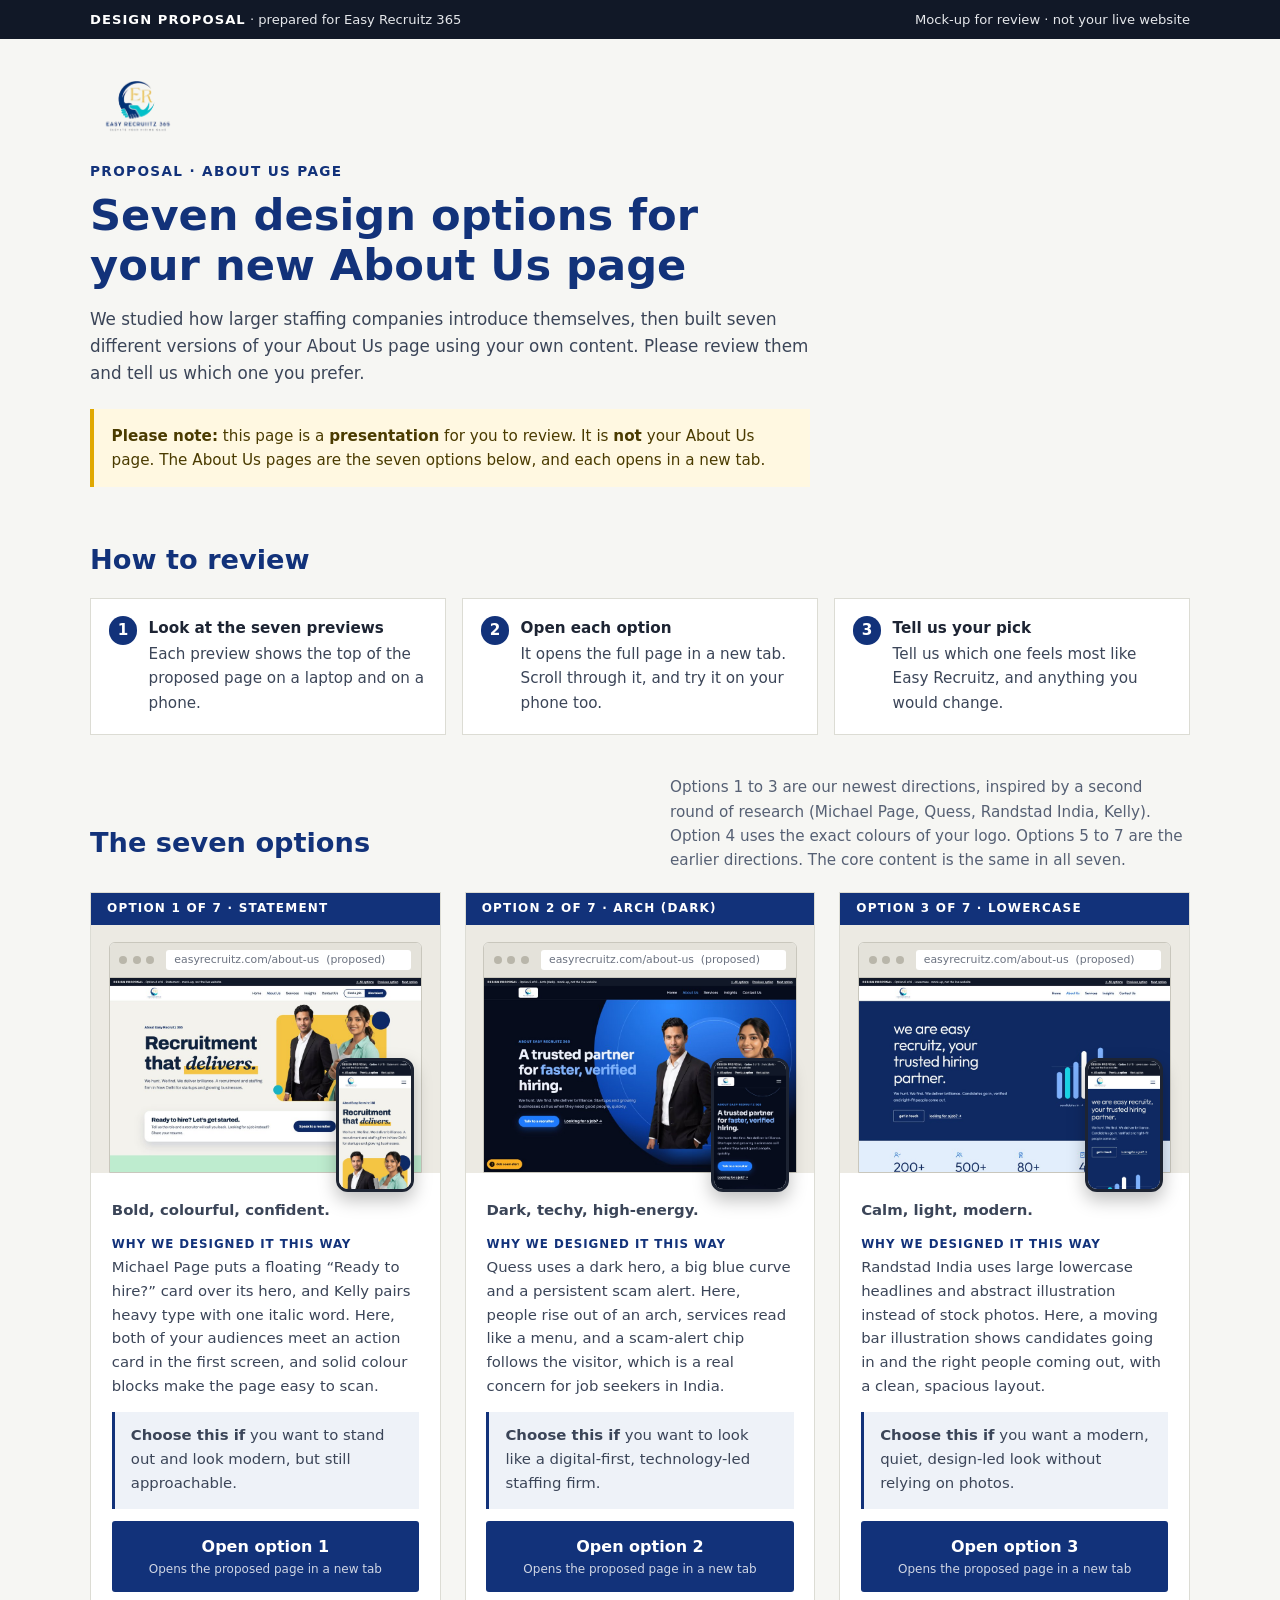
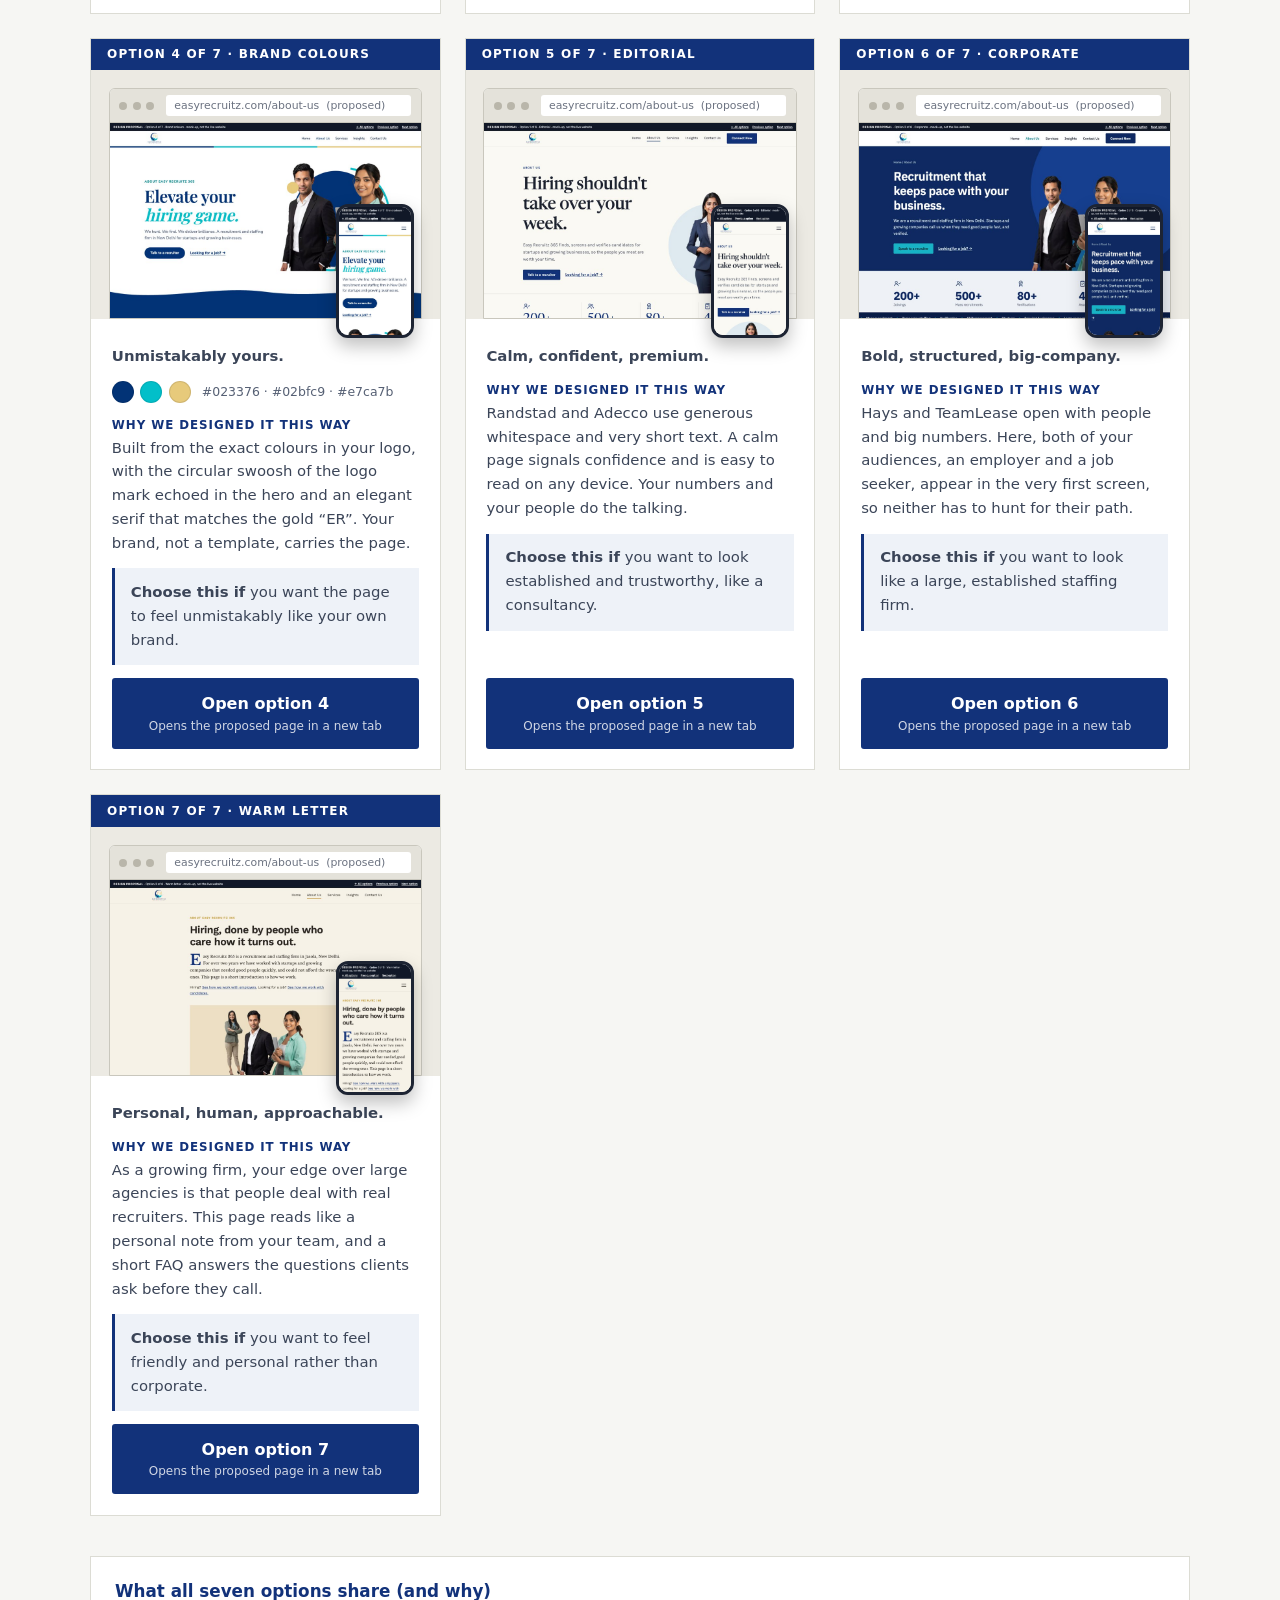
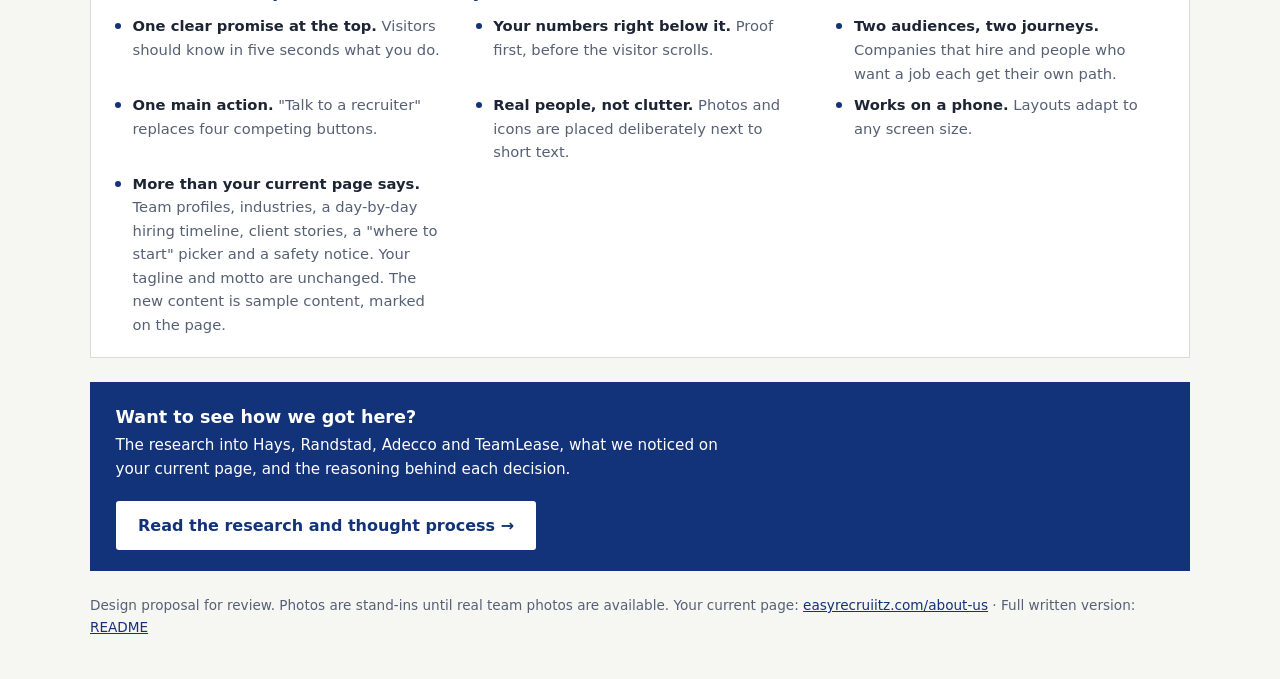
<file: index.html>
<!DOCTYPE html>
<html lang="en">
<head>
  <meta charset="UTF-8">
  <meta name="viewport" content="width=device-width, initial-scale=1">
  <title>Design proposal: seven About Us options for Easy Recruitz 365</title>
  <style>
    * { box-sizing: border-box; margin: 0; padding: 0; }
    html { scroll-behavior: smooth; }
    body { font-family: system-ui, -apple-system, 'Segoe UI', sans-serif; background: #f6f6f3; color: #1d2433; line-height: 1.6; }
    a { color: #12327a; }
    .wrap { width: min(1100px, 90%); margin: 0 auto; }

    .strip { background: #111827; color: #e5e7eb; font-size: .82rem; padding: .55rem 0; }
    .strip .wrap { display: flex; justify-content: space-between; gap: 1rem; flex-wrap: wrap; }
    .strip b { color: #fff; letter-spacing: .08em; text-transform: uppercase; }

    header { padding: 2.5rem 0 1rem; }
    header img { height: 56px; margin-bottom: 1.2rem; }
    .eyebrow { font-size: .85rem; font-weight: 700; letter-spacing: .1em; text-transform: uppercase; color: #12327a; margin-bottom: .5rem; }
    h1 { font-size: clamp(1.8rem, 4.5vw, 2.7rem); color: #12327a; font-weight: 600; line-height: 1.15; max-width: 22ch; }
    .intro { color: #3b4558; max-width: 720px; margin-top: 1rem; font-size: 1.05rem; }
    .notice { margin-top: 1.4rem; max-width: 720px; background: #fff8e1; border-left: 4px solid #e0a800; padding: .9rem 1.1rem; font-size: .95rem; color: #4a3b00; }

    h2 { font-size: clamp(1.3rem, 3vw, 1.7rem); color: #12327a; font-weight: 600; margin-bottom: .5rem; }

    .how { margin: 2.2rem 0 2.5rem; }
    .how ol { list-style: none; counter-reset: h; display: grid; grid-template-columns: repeat(auto-fit, minmax(250px, 1fr)); gap: 1rem; margin-top: 1rem; }
    .how li { counter-increment: h; background: #fff; border: 1px solid #dcdcd4; padding: 1.1rem 1.2rem 1.2rem 3.6rem; position: relative; font-size: .95rem; color: #3b4558; }
    .how li::before { content: counter(h); position: absolute; left: 1.1rem; top: 1.1rem; width: 1.8rem; height: 1.8rem; border-radius: 50%; background: #12327a; color: #fff; display: grid; place-items: center; font-weight: 600; }
    .how b { display: block; color: #1d2433; margin-bottom: .1rem; }

    .options-head { display: flex; justify-content: space-between; align-items: end; gap: 1rem; flex-wrap: wrap; margin-bottom: 1.2rem; }
    .options-head p { color: #566074; font-size: .95rem; max-width: 520px; }

    .grid { display: grid; grid-template-columns: repeat(auto-fit, minmax(310px, 1fr)); gap: 1.5rem; }
    .card { background: #fff; border: 1px solid #dcdcd4; display: flex; flex-direction: column; }
    .badge { font-size: .75rem; font-weight: 700; letter-spacing: .1em; text-transform: uppercase; color: #fff; background: #12327a; padding: .4rem 1rem; }

    /* browser + phone preview so it is clear these are previews of proposed pages */
    .preview { padding: 1.1rem 1.1rem 0; background: #eceae3; position: relative; }
    .browser { background: #fff; border: 1px solid #c9c7bd; border-radius: 6px 6px 0 0; overflow: hidden; }
    .browser .chrome { display: flex; align-items: center; gap: .35rem; background: #e4e2da; padding: .4rem .6rem; border-bottom: 1px solid #c9c7bd; }
    .browser .chrome i { width: 8px; height: 8px; border-radius: 50%; background: #b9b6aa; }
    .browser .chrome span { margin-left: .4rem; flex: 1; background: #fff; border-radius: 3px; font-size: .68rem; color: #6b7280; padding: .1rem .5rem; white-space: nowrap; overflow: hidden; text-overflow: ellipsis; }
    .browser img { display: block; width: 100%; aspect-ratio: 16 / 10; object-fit: cover; object-position: top; }
    .phone { position: absolute; right: 1.6rem; bottom: -1.2rem; width: 78px; border: 3px solid #1d2433; border-radius: 12px; overflow: hidden; background: #fff; box-shadow: 0 8px 18px rgba(0,0,0,.25); }
    .phone img { display: block; width: 100%; aspect-ratio: 9 / 16; object-fit: cover; object-position: top; }

    .body { padding: 1.6rem 1.3rem 1.3rem; display: flex; flex-direction: column; gap: .8rem; flex: 1; }
    .tag { font-size: .95rem; font-weight: 600; color: #12327a; }
    .body h4 { font-size: .74rem; letter-spacing: .08em; text-transform: uppercase; color: #12327a; margin-bottom: .1rem; }
    .body p { font-size: .93rem; color: #3b4558; }
    .bars-thumb { display:flex; align-items:flex-end; gap:9px; height:130px; }
    .bars-thumb i { display:block; width:16px; border-radius:99px; background:#19d3e6; height:var(--h); }
    .bars-thumb i:nth-child(odd) { background:#7fb2ff; }
    .sw { display:flex; align-items:center; gap:.4rem; font-size:.78rem; color:#566074; }
    .sw i { width:22px; height:22px; border-radius:50%; display:inline-block; border:1px solid rgba(0,0,0,.1); }
    .sw span { margin-left:.3rem; }
    .pick { background: #eef2f8; padding: .8rem 1rem; border-left: 3px solid #12327a; }
    .btn { margin-top: auto; display: block; text-align: center; padding: .8rem 1rem; background: #12327a; color: #fff; text-decoration: none; font-weight: 600; border-radius: 3px; }
    .btn:hover { background: #0c2358; }
    .btn small { display: block; font-weight: 400; font-size: .75rem; opacity: .8; }

    .common { background: #fff; border: 1px solid #dcdcd4; padding: 1.3rem 1.5rem; margin: 2.5rem 0 0; }
    .common h2 { font-size: 1.05rem; margin-bottom: .6rem; }
    .common ul { list-style: none; display: grid; grid-template-columns: repeat(auto-fit, minmax(260px, 1fr)); gap: .5rem 2rem; }
    .common li { font-size: .92rem; color: #566074; padding-left: 1.1rem; position: relative; }
    .common li::before { content: ""; position: absolute; left: 0; top: .6em; width: 6px; height: 6px; background: #12327a; border-radius: 50%; }
    .common b { color: #1d2433; }

    .research { display: flex; align-items: center; justify-content: space-between; gap: 1.2rem; flex-wrap: wrap; background: #12327a; color: #fff; padding: 1.3rem 1.6rem; margin-top: 1.5rem; }
    .research p { max-width: 640px; font-size: .95rem; }
    .research b { display: block; font-size: 1.1rem; margin-bottom: .1rem; }
    .btn-light { background: #fff; color: #12327a; padding: .75rem 1.4rem; text-decoration: none; font-weight: 600; border-radius: 3px; white-space: nowrap; }
    .btn-light:hover { background: #e8eef8; }

    footer { padding: 1.5rem 0 2.5rem; font-size: .85rem; color: #566074; }
  </style>
</head>
<body>

  <div class="strip"><div class="wrap"><span><b>Design proposal</b> &middot; prepared for Easy Recruitz 365</span><span>Mock-up for review &middot; not your live website</span></div></div>

  <header class="wrap">
    <img src="assets/logo-hd.png" alt="Easy Recruitz 365 logo">
    <p class="eyebrow">Proposal &middot; About Us page</p>
    <h1>Seven design options for your new About Us page</h1>
    <p class="intro">We studied how larger staffing companies introduce themselves, then built seven different versions of your About Us page using your own content. Please review them and tell us which one you prefer.</p>
    <p class="notice"><b>Please note:</b> this page is a <b>presentation</b> for you to review. It is <b>not</b> your About Us page. The About Us pages are the seven options below, and each opens in a new tab.</p>
  </header>

  <main class="wrap">
    <section class="how">
      <h2>How to review</h2>
      <ol>
        <li><b>Look at the seven previews</b>Each preview shows the top of the proposed page on a laptop and on a phone.</li>
        <li><b>Open each option</b>It opens the full page in a new tab. Scroll through it, and try it on your phone too.</li>
        <li><b>Tell us your pick</b>Tell us which one feels most like Easy Recruitz, and anything you would change.</li>
      </ol>
    </section>

    <section>
      <div class="options-head">
        <h2>The seven options</h2>
        <p>Options 1 to 3 are our newest directions, inspired by a second round of research (Michael Page, Quess, Randstad India, Kelly). Option 4 uses the exact colours of your logo. Options 5 to 7 are the earlier directions. The core content is the same in all seven.</p>
      </div>

      <div class="grid">
        <article class="card">
          <div class="badge">Option 1 of 7 &middot; Statement</div>
          <div class="preview">
            <div class="browser"><div class="chrome"><i></i><i></i><i></i><span>easyrecruitz.com/about-us &nbsp;(proposed)</span></div><img src="docs/previews/design-4-desktop.jpg" alt="Preview of option 1 on a laptop"></div>
            <div class="phone"><img src="docs/previews/design-4-mobile.jpg" alt="Preview of option 1 on a phone"></div>
          </div>
          <div class="body">
            <p class="tag">Bold, colourful, confident.</p>
            <div><h4>Why we designed it this way</h4><p>Michael Page puts a floating &ldquo;Ready to hire?&rdquo; card over its hero, and Kelly pairs heavy type with one italic word. Here, both of your audiences meet an action card in the first screen, and solid colour blocks make the page easy to scan.</p></div>
            <p class="pick"><b>Choose this if</b> you want to stand out and look modern, but still approachable.</p>
            <a class="btn" href="designs/4-statement/index.html" target="_blank" rel="noopener">Open option 1<small>Opens the proposed page in a new tab</small></a>
          </div>
        </article>

        <article class="card">
          <div class="badge">Option 2 of 7 &middot; Arch (dark)</div>
          <div class="preview">
            <div class="browser"><div class="chrome"><i></i><i></i><i></i><span>easyrecruitz.com/about-us &nbsp;(proposed)</span></div><img src="docs/previews/design-5-desktop.jpg" alt="Preview of option 2 on a laptop"></div>
            <div class="phone"><img src="docs/previews/design-5-mobile.jpg" alt="Preview of option 2 on a phone"></div>
          </div>
          <div class="body">
            <p class="tag">Dark, techy, high-energy.</p>
            <div><h4>Why we designed it this way</h4><p>Quess uses a dark hero, a big blue curve and a persistent scam alert. Here, people rise out of an arch, services read like a menu, and a scam-alert chip follows the visitor, which is a real concern for job seekers in India.</p></div>
            <p class="pick"><b>Choose this if</b> you want to look like a digital-first, technology-led staffing firm.</p>
            <a class="btn" href="designs/5-arch/index.html" target="_blank" rel="noopener">Open option 2<small>Opens the proposed page in a new tab</small></a>
          </div>
        </article>

        <article class="card">
          <div class="badge">Option 3 of 7 &middot; Lowercase</div>
          <div class="preview">
            <div class="browser"><div class="chrome"><i></i><i></i><i></i><span>easyrecruitz.com/about-us &nbsp;(proposed)</span></div><img src="docs/previews/design-6-desktop.jpg" alt="Preview of option 3 on a laptop"></div>
            <div class="phone"><img src="docs/previews/design-6-mobile.jpg" alt="Preview of option 3 on a phone"></div>
          </div>
          <div class="body">
            <p class="tag">Calm, light, modern.</p>
            <div><h4>Why we designed it this way</h4><p>Randstad India uses large lowercase headlines and abstract illustration instead of stock photos. Here, a moving bar illustration shows candidates going in and the right people coming out, with a clean, spacious layout.</p></div>
            <p class="pick"><b>Choose this if</b> you want a modern, quiet, design-led look without relying on photos.</p>
            <a class="btn" href="designs/6-lower/index.html" target="_blank" rel="noopener">Open option 3<small>Opens the proposed page in a new tab</small></a>
          </div>
        </article>

        <article class="card">
          <div class="badge">Option 4 of 7 &middot; Brand colours</div>
          <div class="preview">
            <div class="browser"><div class="chrome"><i></i><i></i><i></i><span>easyrecruitz.com/about-us &nbsp;(proposed)</span></div><img src="docs/previews/design-7-desktop.jpg" alt="Preview of option 4 on a laptop"></div>
            <div class="phone"><img src="docs/previews/design-7-mobile.jpg" alt="Preview of option 4 on a phone"></div>
          </div>
          <div class="body">
            <p class="tag">Unmistakably yours.</p>
            <div class="sw"><i style="background:#023376"></i><i style="background:#02bfc9"></i><i style="background:#e7ca7b"></i><span>#023376 &middot; #02bfc9 &middot; #e7ca7b</span></div>
            <div><h4>Why we designed it this way</h4><p>Built from the exact colours in your logo, with the circular swoosh of the logo mark echoed in the hero and an elegant serif that matches the gold &ldquo;ER&rdquo;. Your brand, not a template, carries the page.</p></div>
            <p class="pick"><b>Choose this if</b> you want the page to feel unmistakably like your own brand.</p>
            <a class="btn" href="designs/7-brand/index.html" target="_blank" rel="noopener">Open option 4<small>Opens the proposed page in a new tab</small></a>
          </div>
        </article>

        <article class="card">
          <div class="badge">Option 5 of 7 &middot; Editorial</div>
          <div class="preview">
            <div class="browser"><div class="chrome"><i></i><i></i><i></i><span>easyrecruitz.com/about-us &nbsp;(proposed)</span></div><img src="docs/previews/design-1-desktop.jpg" alt="Preview of option 5 on a laptop"></div>
            <div class="phone"><img src="docs/previews/design-1-mobile.jpg" alt="Preview of option 5 on a phone"></div>
          </div>
          <div class="body">
            <p class="tag">Calm, confident, premium.</p>
            <div><h4>Why we designed it this way</h4><p>Randstad and Adecco use generous whitespace and very short text. A calm page signals confidence and is easy to read on any device. Your numbers and your people do the talking.</p></div>
            <p class="pick"><b>Choose this if</b> you want to look established and trustworthy, like a consultancy.</p>
            <a class="btn" href="designs/1-editorial/index.html" target="_blank" rel="noopener">Open option 5<small>Opens the proposed page in a new tab</small></a>
          </div>
        </article>

        <article class="card">
          <div class="badge">Option 6 of 7 &middot; Corporate</div>
          <div class="preview">
            <div class="browser"><div class="chrome"><i></i><i></i><i></i><span>easyrecruitz.com/about-us &nbsp;(proposed)</span></div><img src="docs/previews/design-2-desktop.jpg" alt="Preview of option 6 on a laptop"></div>
            <div class="phone"><img src="docs/previews/design-2-mobile.jpg" alt="Preview of option 6 on a phone"></div>
          </div>
          <div class="body">
            <p class="tag">Bold, structured, big-company.</p>
            <div><h4>Why we designed it this way</h4><p>Hays and TeamLease open with people and big numbers. Here, both of your audiences, an employer and a job seeker, appear in the very first screen, so neither has to hunt for their path.</p></div>
            <p class="pick"><b>Choose this if</b> you want to look like a large, established staffing firm.</p>
            <a class="btn" href="designs/2-corporate/index.html" target="_blank" rel="noopener">Open option 6<small>Opens the proposed page in a new tab</small></a>
          </div>
        </article>

        <article class="card">
          <div class="badge">Option 7 of 7 &middot; Warm letter</div>
          <div class="preview">
            <div class="browser"><div class="chrome"><i></i><i></i><i></i><span>easyrecruitz.com/about-us &nbsp;(proposed)</span></div><img src="docs/previews/design-3-desktop.jpg" alt="Preview of option 7 on a laptop"></div>
            <div class="phone"><img src="docs/previews/design-3-mobile.jpg" alt="Preview of option 7 on a phone"></div>
          </div>
          <div class="body">
            <p class="tag">Personal, human, approachable.</p>
            <div><h4>Why we designed it this way</h4><p>As a growing firm, your edge over large agencies is that people deal with real recruiters. This page reads like a personal note from your team, and a short FAQ answers the questions clients ask before they call.</p></div>
            <p class="pick"><b>Choose this if</b> you want to feel friendly and personal rather than corporate.</p>
            <a class="btn" href="designs/3-warm/index.html" target="_blank" rel="noopener">Open option 7<small>Opens the proposed page in a new tab</small></a>
          </div>
        </article>
      </div>
    </section>

    <section class="common">
      <h2>What all seven options share (and why)</h2>
      <ul>
        <li><b>One clear promise at the top.</b> Visitors should know in five seconds what you do.</li>
        <li><b>Your numbers right below it.</b> Proof first, before the visitor scrolls.</li>
        <li><b>Two audiences, two journeys.</b> Companies that hire and people who want a job each get their own path.</li>
        <li><b>One main action.</b> "Talk to a recruiter" replaces four competing buttons.</li>
        <li><b>Real people, not clutter.</b> Photos and icons are placed deliberately next to short text.</li>
        <li><b>Works on a phone.</b> Layouts adapt to any screen size.</li>
        <li><b>More than your current page says.</b> Team profiles, industries, a day-by-day hiring timeline, client stories, a "where to start" picker and a safety notice. Your tagline and motto are unchanged. The new content is sample content, marked on the page.</li>
      </ul>
    </section>

    <section class="research">
      <p><b>Want to see how we got here?</b>The research into Hays, Randstad, Adecco and TeamLease, what we noticed on your current page, and the reasoning behind each decision.</p>
      <a class="btn-light" href="case-study.html">Read the research and thought process &rarr;</a>
    </section>
  </main>

  <footer class="wrap">Design proposal for review. Photos are stand-ins until real team photos are available. Your current page: <a href="https://easyrecruiitz.com/about-us/" rel="noopener">easyrecruiitz.com/about-us</a> &middot; Full written version: <a href="README.md">README</a></footer>

</body>
</html>
</file>
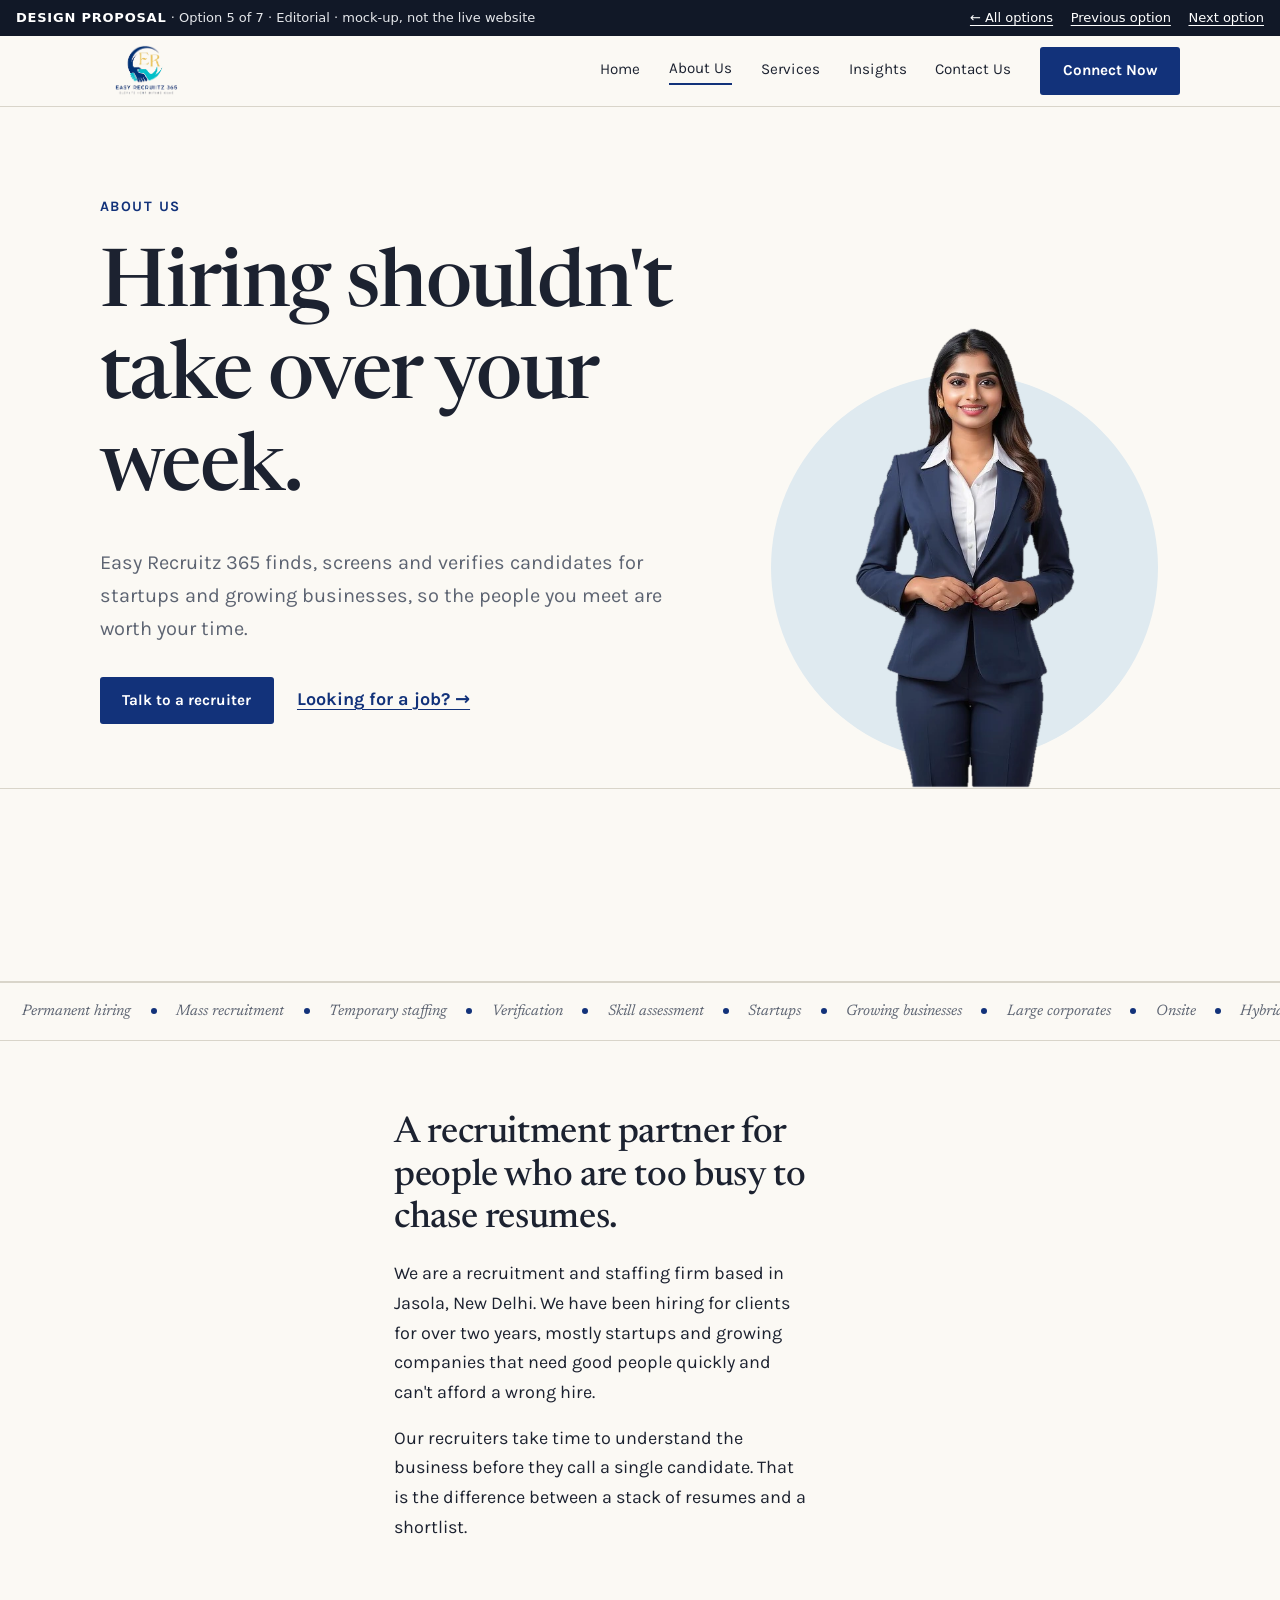
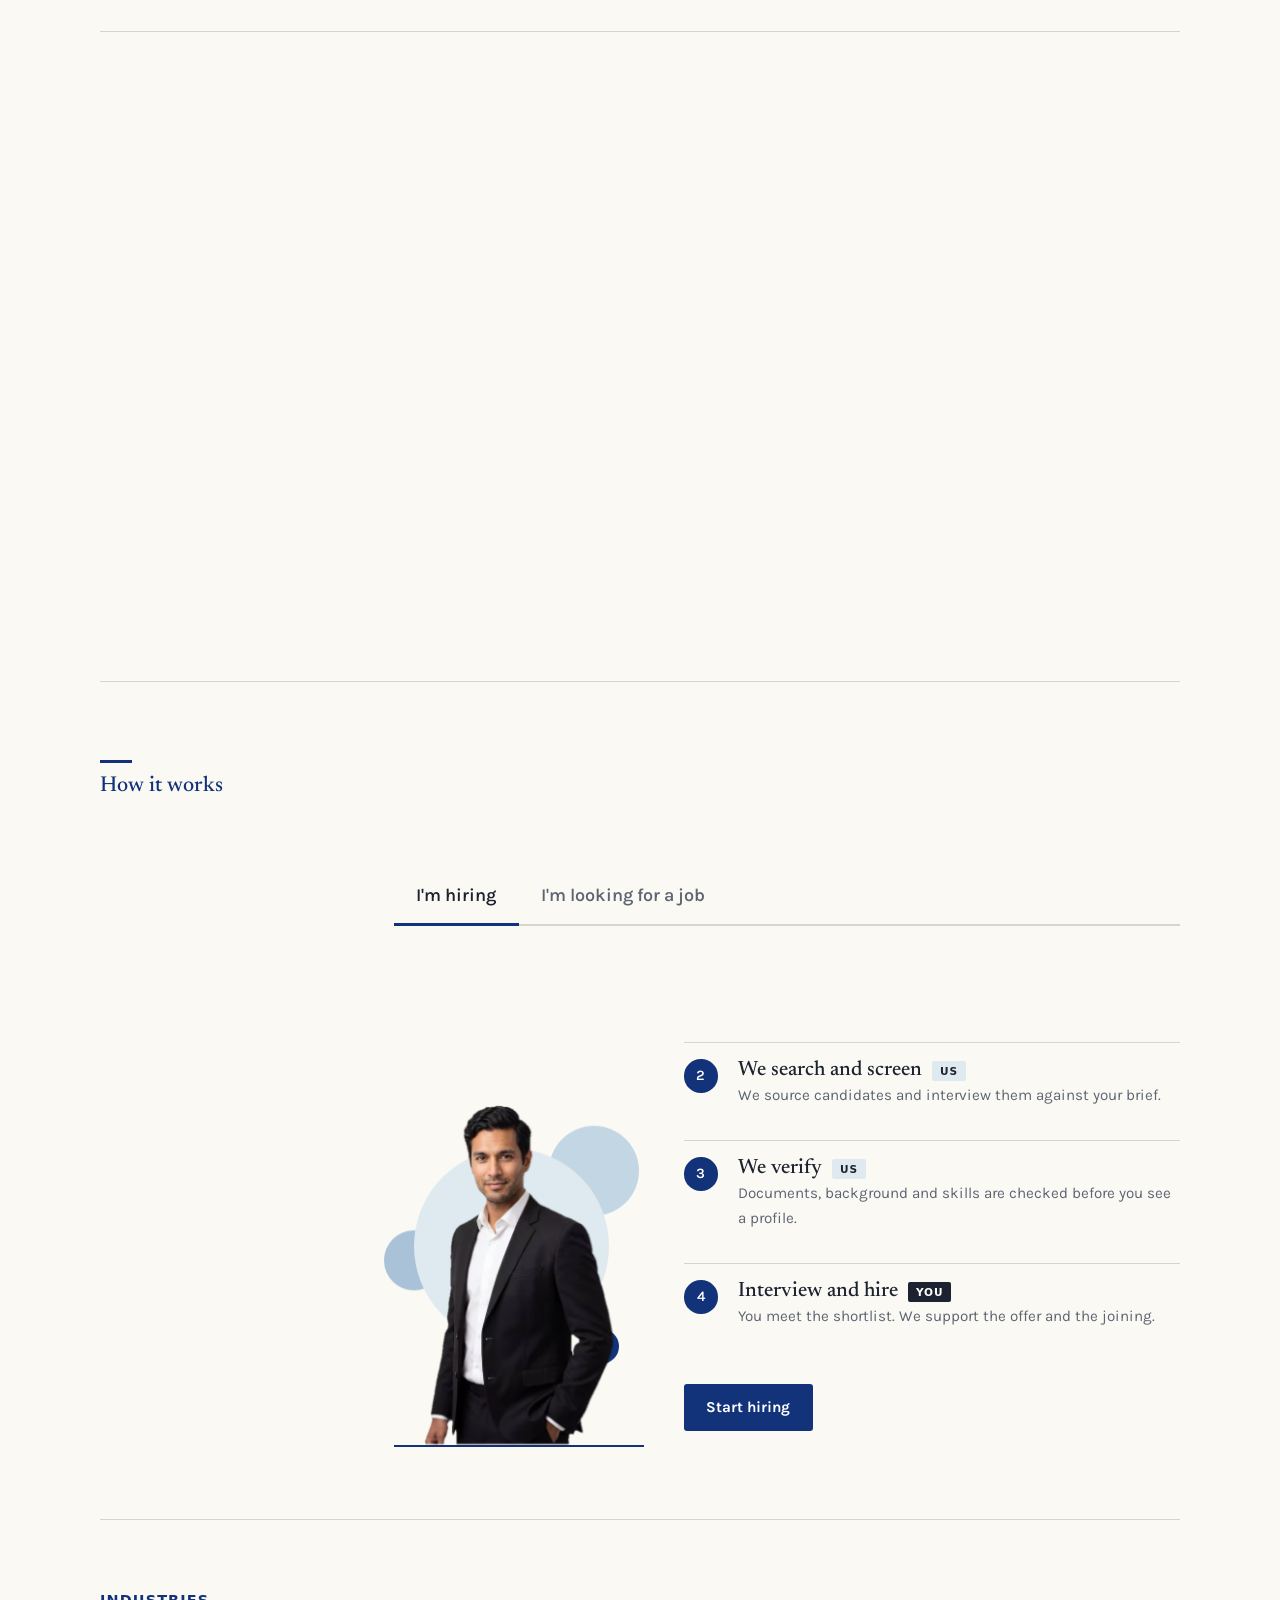
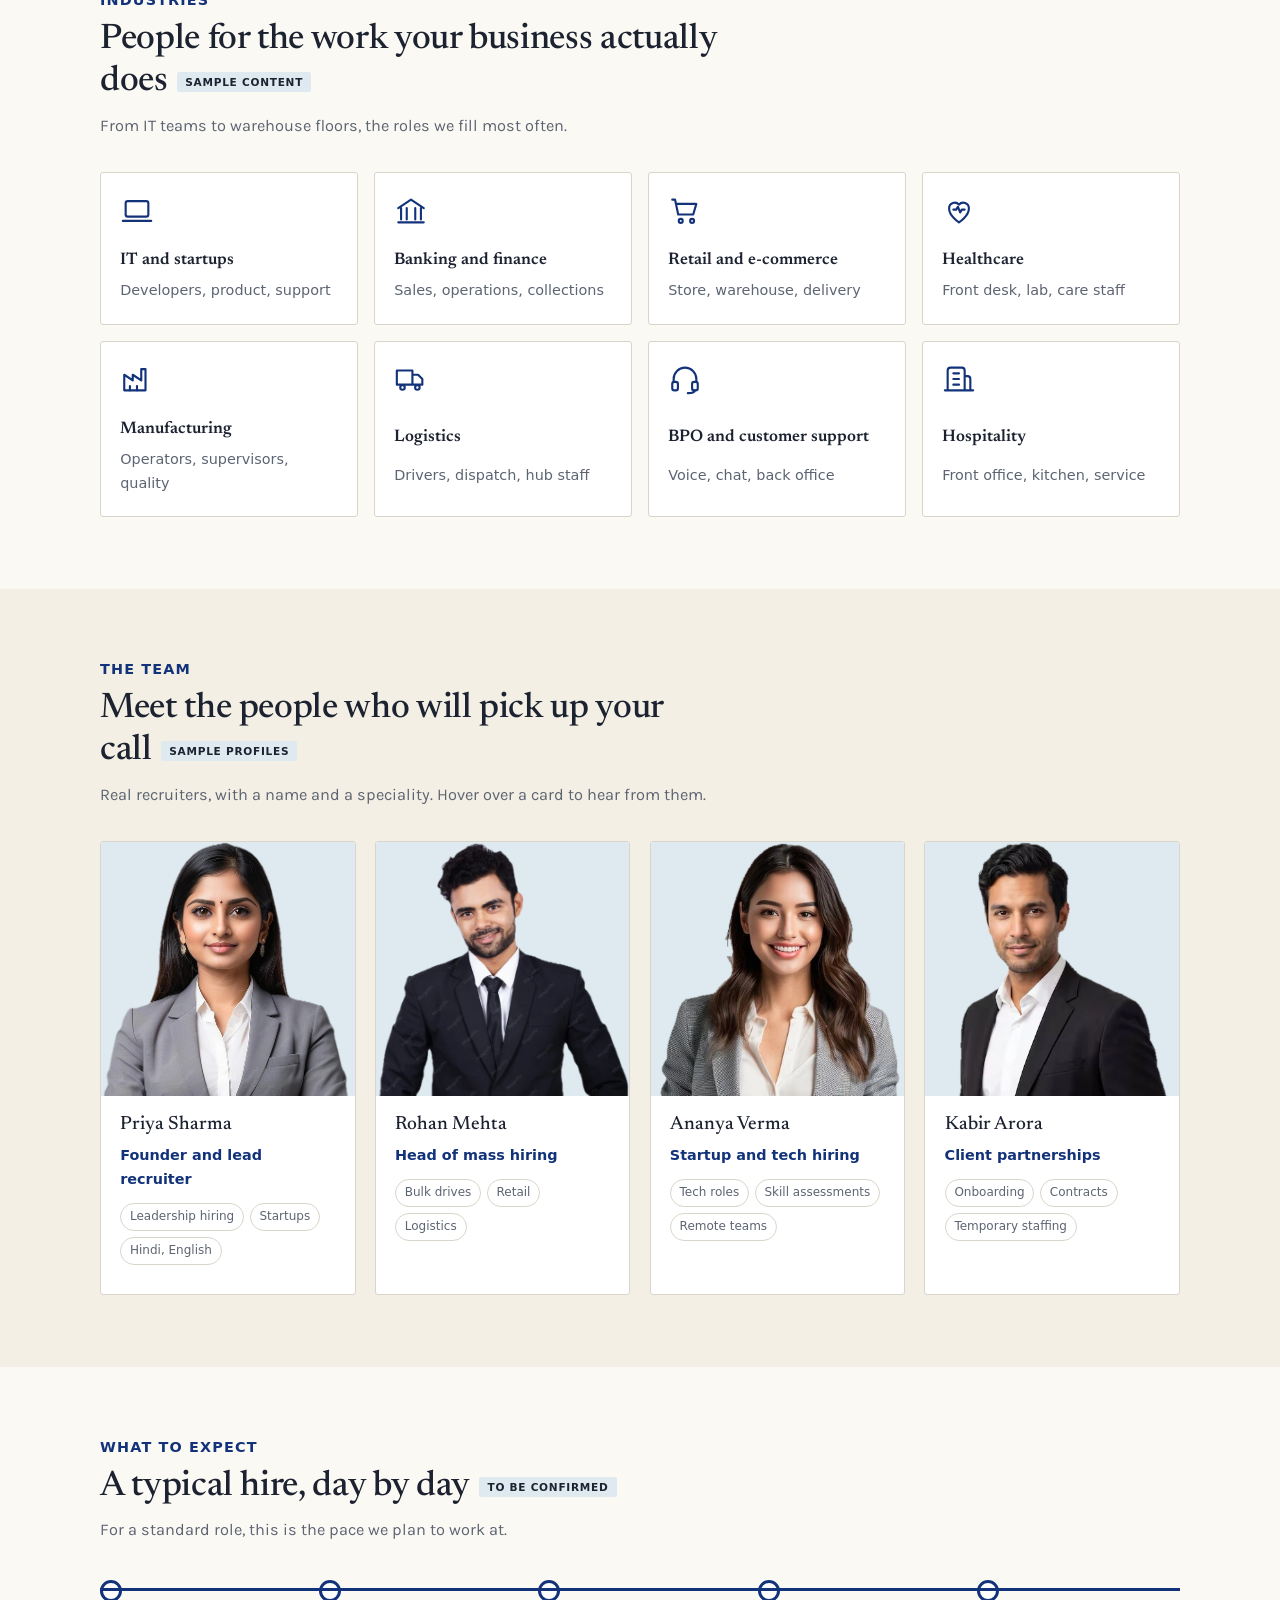
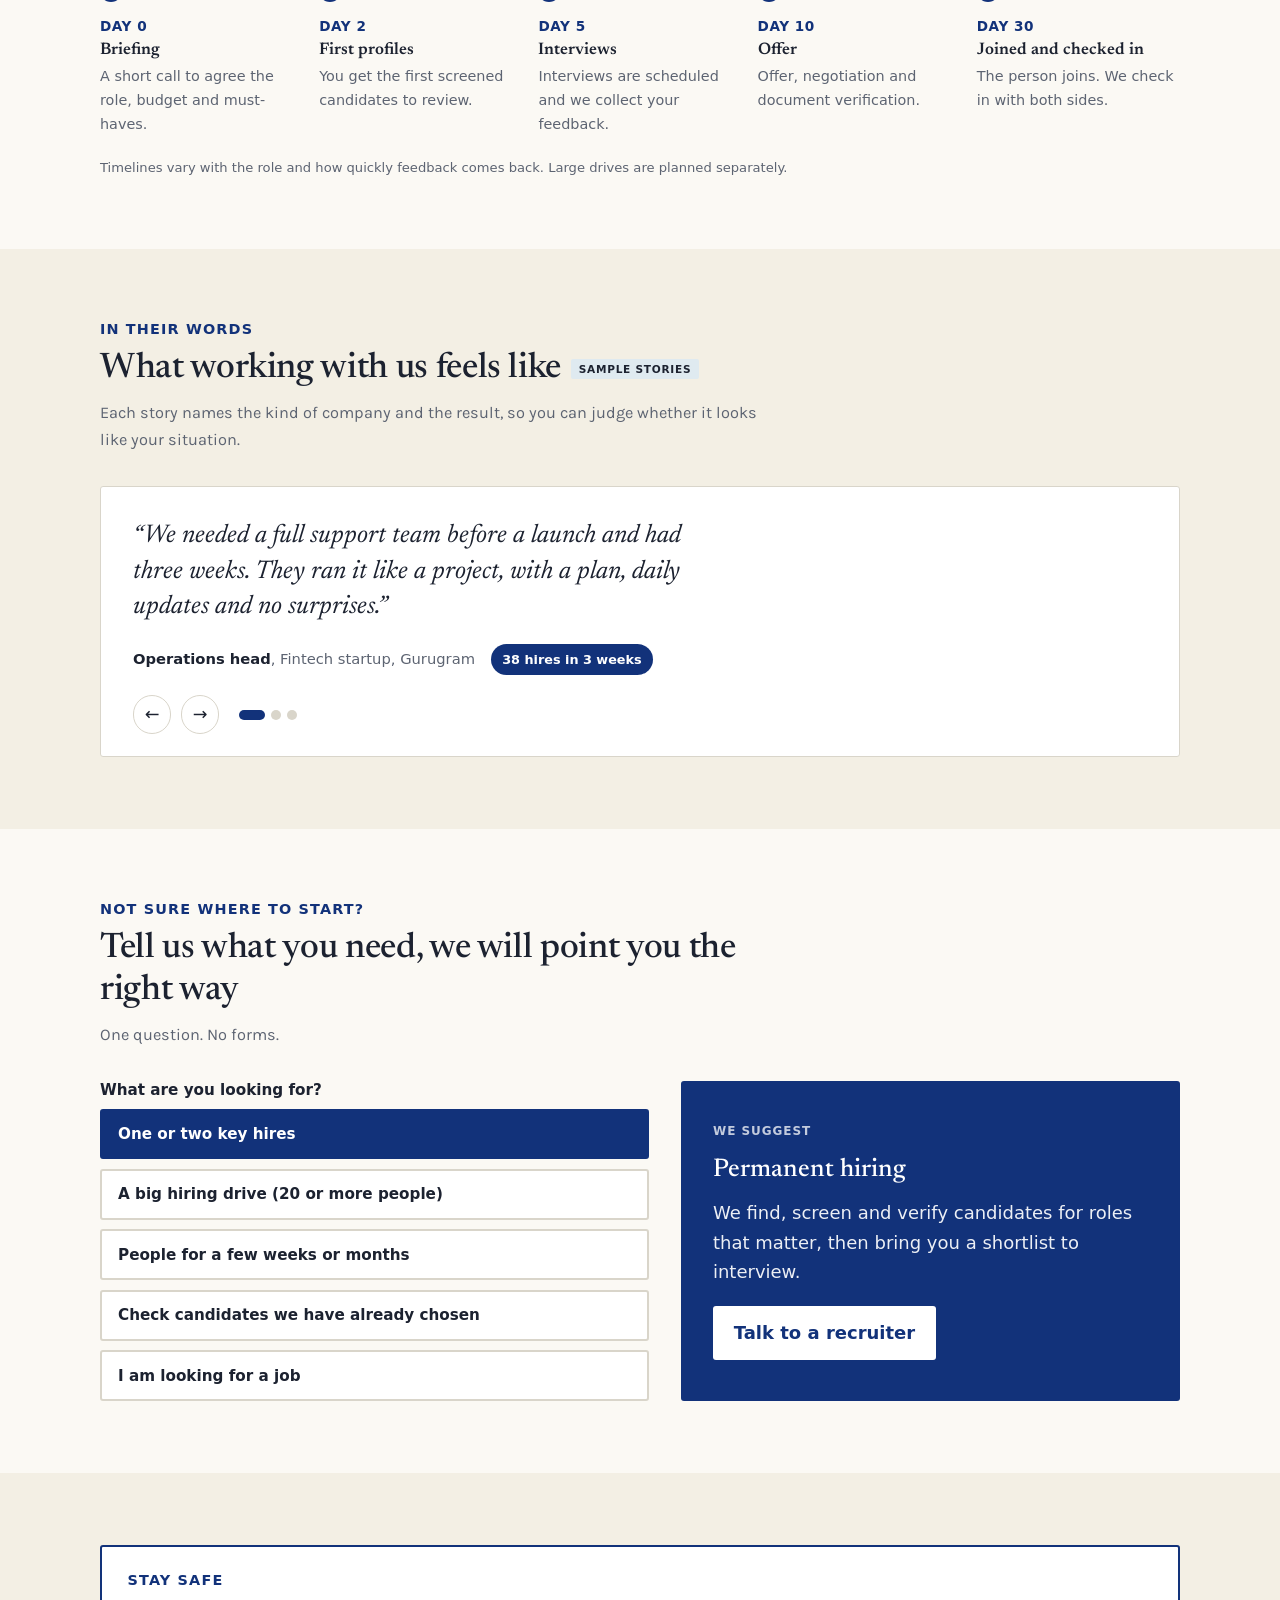
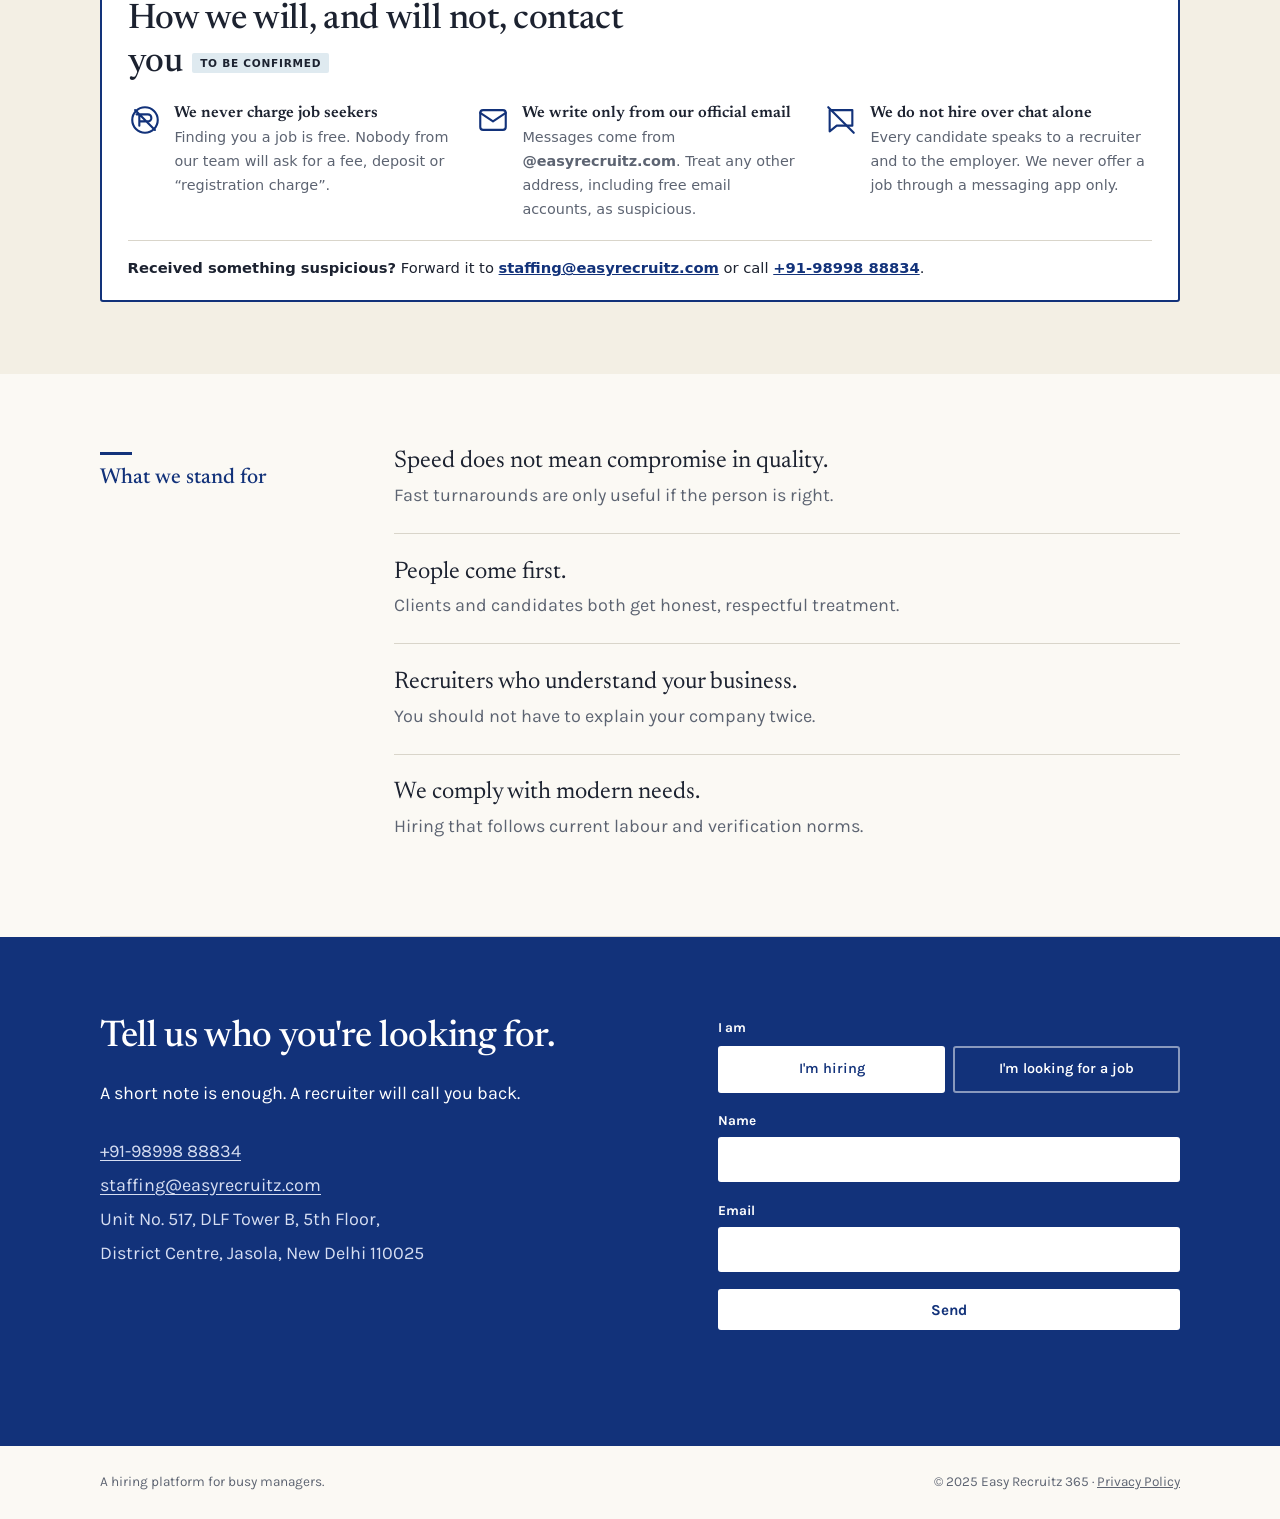
<file: designs/1-editorial/index.html>
<!DOCTYPE html>
<html lang="en">
<head>
  <meta charset="UTF-8">
  <meta name="viewport" content="width=device-width, initial-scale=1">
  <title>About Us | Easy Recruitz 365</title>
  <meta name="description" content="Easy Recruitz 365 is a recruitment and staffing firm in New Delhi. We find, screen and verify candidates for startups and growing businesses.">
  <link rel="icon" href="../../assets/logo-hd.png">
  <link rel="preconnect" href="https://fonts.googleapis.com">
  <link rel="preconnect" href="https://fonts.gstatic.com" crossorigin>
  <link href="https://fonts.googleapis.com/css2?family=Karla:wght@400;500;700&family=Newsreader:opsz,wght@6..72,400;6..72,500;6..72,600&display=swap" rel="stylesheet">
  <link rel="stylesheet" href="../../shared/loader.css">
  <link rel="stylesheet" href="../../shared/proposal.css">
  <link rel="stylesheet" href="../../shared/process.css">
  <link rel="stylesheet" href="../../shared/motion.css">
  <link rel="stylesheet" href="../../shared/sections.css">
  <link rel="stylesheet" href="style.css">
  <noscript><style>#loader{display:none}</style></noscript>
</head>
<body data-design="editorial">
<svg width="0" height="0" style="position:absolute" aria-hidden="true" focusable="false"><defs>
    <symbol id="i-laptop" viewBox="0 0 24 24"><rect x="4" y="5" width="16" height="11" rx="1.5"/><path d="M2 19h20"/></symbol>
    <symbol id="i-bank" viewBox="0 0 24 24"><path d="M3 10l9-6 9 6M5 10v8M9 10v8M15 10v8M19 10v8M3 20h18"/></symbol>
    <symbol id="i-cart" viewBox="0 0 24 24"><path d="M3 4h2l2.2 10.5h10.6L20 7H6.2"/><circle cx="9" cy="19" r="1.4"/><circle cx="17" cy="19" r="1.4"/></symbol>
    <symbol id="i-heart" viewBox="0 0 24 24"><path d="M12 20s-7-4.4-7-10a4 4 0 0 1 7-2.5A4 4 0 0 1 19 10c0 5.6-7 10-7 10z"/><path d="M8 11h2l1.2-2 1.6 4 1.2-2H16"/></symbol>
    <symbol id="i-factory" viewBox="0 0 24 24"><path d="M3 20V9l6 4V9l6 4V5h3v15z"/><path d="M7 20v-3M12 20v-3"/></symbol>
    <symbol id="i-truck" viewBox="0 0 24 24"><path d="M2 6h11v10H2zM13 9h4l3 3v4h-7"/><circle cx="6" cy="18" r="1.6"/><circle cx="16.5" cy="18" r="1.6"/></symbol>
    <symbol id="i-headset" viewBox="0 0 24 24"><path d="M4 14v-2a8 8 0 0 1 16 0v2"/><rect x="3" y="14" width="4" height="6" rx="1.5"/><rect x="17" y="14" width="4" height="6" rx="1.5"/><path d="M19 20c0 1.5-2 2-5 2"/></symbol>
    <symbol id="i-hotel" viewBox="0 0 24 24"><path d="M4 20V6a2 2 0 0 1 2-2h8a2 2 0 0 1 2 2v14M16 10h2a2 2 0 0 1 2 2v8M2 20h20M8 8h4M8 12h4M8 16h4"/></symbol>
    <symbol id="i-nofee" viewBox="0 0 24 24"><circle cx="12" cy="12" r="9"/><path d="M8 8h6a2.5 2.5 0 0 1 0 5H8m0 0h5M8 8v8M6 8h8M5 5l14 14"/></symbol>
    <symbol id="i-mail" viewBox="0 0 24 24"><rect x="3" y="5" width="18" height="14" rx="2"/><path d="M3 7l9 6 9-6"/></symbol>
    <symbol id="i-chatoff" viewBox="0 0 24 24"><path d="M4 5h16v11H9l-5 4z"/><path d="M3 3l18 18"/></symbol>
  </defs></svg>

<svg width="0" height="0" style="position:absolute" aria-hidden="true" focusable="false">
  <defs>
    <symbol id="i-briefcase" viewBox="0 0 24 24"><rect x="3" y="7" width="18" height="13" rx="2"/><path d="M9 7V5a2 2 0 0 1 2-2h2a2 2 0 0 1 2 2v2M3 13h18"/></symbol>
    <symbol id="i-users" viewBox="0 0 24 24"><circle cx="9" cy="8" r="3.2"/><path d="M3 20c0-3.3 2.7-6 6-6s6 2.7 6 6"/><circle cx="17" cy="9" r="2.4"/><path d="M17 14c2.8 0 5 2.2 5 5"/></symbol>
    <symbol id="i-clock" viewBox="0 0 24 24"><circle cx="12" cy="12" r="9"/><path d="M12 7v5l3 2"/></symbol>
    <symbol id="i-shield" viewBox="0 0 24 24"><path d="M12 3l8 3v6c0 4.5-3.2 8-8 9-4.8-1-8-4.5-8-9V6z"/><path d="M8.5 12l2.5 2.5L16 9.5"/></symbol>
    <symbol id="i-usercheck" viewBox="0 0 24 24"><circle cx="9" cy="8" r="3.5"/><path d="M2.5 20c0-3.6 2.9-6.5 6.5-6.5s6.5 2.9 6.5 6.5"/><path d="M16.5 11l2 2 3.5-4"/></symbol>
    <symbol id="i-badge" viewBox="0 0 24 24"><circle cx="12" cy="9" r="5.5"/><path d="M8.5 13.5L7 21l5-2.5 5 2.5-1.5-7.5"/><path d="M9.8 9l1.7 1.7L14.4 7.5"/></symbol>
    <symbol id="i-clipboard" viewBox="0 0 24 24"><rect x="5" y="4" width="14" height="17" rx="2"/><path d="M9 4h6v3H9zM8.5 13l2.2 2.2 4.8-4.7"/></symbol>
  </defs>
</svg>

<div id="loader" class="l-editorial" role="status" aria-label="Loading">
  <div class="loader-mark"><img src="../../assets/logo-hd.png" alt=""></div>
  <div class="loader-bar"></div>
  <p class="loader-text">Elevate your hiring game</p>
</div>

<div class="proposal-bar">
  <span><b>Design proposal</b> &middot; Option 5 of 7 &middot; Editorial &middot; mock-up, not the live website</span>
  <nav><a href="../../index.html">&larr; All options</a><a href="../7-brand/index.html">Previous option</a><a href="../2-corporate/index.html">Next option</a></nav>
</div>

<header class="site-header">
  <div class="wrap nav">
    <a href="#" class="brand" aria-label="Easy Recruitz 365 home"><img src="../../assets/logo-hd.png" alt="Easy Recruitz 365"></a>
    <button class="nav-toggle" aria-label="Menu" aria-expanded="false"><span></span><span></span><span></span></button>
    <nav class="nav-links" id="nav-links">
      <a href="#">Home</a>
      <a href="#" class="current">About Us</a>
      <a href="#">Services</a>
      <a href="#">Insights</a>
      <a href="#contact">Contact Us</a>
      <a href="#contact" class="btn">Connect Now</a>
    </nav>
  </div>
</header>

<main>
  <section class="hero wrap">
    <div class="hero-text">
    <p class="label">About us</p>
    <h1>Hiring shouldn't take over your week.</h1>
    <p class="intro">Easy Recruitz 365 finds, screens and verifies candidates for startups and growing businesses, so the people you meet are worth your time.</p>
    <p class="hero-links"><a href="#contact" class="btn" data-audience="employer">Talk to a recruiter</a> <a href="#how" class="textlink" data-open-tab="seeker">Looking for a job? &rarr;</a></p>
    </div>
    <div class="hero-art"><img src="../../assets/people/woman-navy.webp" alt="A smiling recruiter in a navy suit" width="332" height="696"></div>
  </section>

  <section class="figures">
    <div class="wrap figures-grid">
      <div><svg class="ic" aria-hidden="true"><use href="#i-usercheck"/></svg><span class="big"><span class="num" data-target="200">200</span>+</span><span class="cap">Joinings</span></div>
      <div><svg class="ic" aria-hidden="true"><use href="#i-users"/></svg><span class="big"><span class="num" data-target="500">500</span>+</span><span class="cap">Mass recruitments</span></div>
      <div><svg class="ic" aria-hidden="true"><use href="#i-badge"/></svg><span class="big"><span class="num" data-target="80">80</span>+</span><span class="cap">Verifications</span></div>
      <div><svg class="ic" aria-hidden="true"><use href="#i-clipboard"/></svg><span class="big"><span class="num" data-target="400">400</span>+</span><span class="cap">Assessments done</span></div>
    </div>
  </section>

  <div class="marquee" aria-label="What we cover"><div class="track"><span>Permanent hiring</span><span>Mass recruitment</span><span>Temporary staffing</span><span>Verification</span><span>Skill assessment</span><span>Startups</span><span>Growing businesses</span><span>Large corporates</span><span>Onsite</span><span>Hybrid</span><span>Remote</span><span>Permanent hiring</span><span>Mass recruitment</span><span>Temporary staffing</span><span>Verification</span><span>Skill assessment</span><span>Startups</span><span>Growing businesses</span><span>Large corporates</span><span>Onsite</span><span>Hybrid</span><span>Remote</span></div></div>

  <section class="row wrap">
    <p class="label">Who we are</p>
    <div class="text with-photo">
      <div>
      <h2>A recruitment partner for people who are too busy to chase resumes.</h2>
      <p>We are a recruitment and staffing firm based in Jasola, New Delhi. We have been hiring for clients for over two years, mostly startups and growing companies that need good people quickly and can't afford a wrong hire.</p>
      <p>Our recruiters take time to understand the business before they call a single candidate. That is the difference between a stack of resumes and a shortlist.</p>
      </div>
      <figure class="cutout tint-a"><img src="../../assets/people/woman-grey.webp" alt="A recruiter with her arms crossed, ready to help" width="537" height="1000"></figure>
    </div>
  </section>

  <section class="row wrap">
    <p class="label">What we do</p>
    <div class="text with-photo">
      <ul class="list">
        <li><span class="n"><svg class="ic" aria-hidden="true"><use href="#i-briefcase"/></svg></span><div><h3>Permanent hiring</h3><p>Full-time roles at every level, from first hires to team leads.</p></div></li>
        <li><span class="n"><svg class="ic" aria-hidden="true"><use href="#i-users"/></svg></span><div><h3>Mass recruitment</h3><p>Hiring drives for dozens or hundreds of people, planned and run to a deadline.</p></div></li>
        <li><span class="n"><svg class="ic" aria-hidden="true"><use href="#i-clock"/></svg></span><div><h3>Temporary staffing</h3><p>Short-term and seasonal manpower through our Temporary Staffing Division.</p></div></li>
        <li><span class="n"><svg class="ic" aria-hidden="true"><use href="#i-shield"/></svg></span><div><h3>Verification and assessment</h3><p>Background checks and skill assessments before a profile reaches you.</p></div></li>
      </ul>
      <figure class="cutout tint-b"><img src="../../assets/people/man-suit.webp" alt="A recruitment consultant in a dark suit" width="537" height="1000"></figure>
    </div>
  </section>

  <section class="row wrap" id="how">
    <p class="label">How it works</p>
    <div class="text">
      <h2>Hiring or job hunting, here is what to expect.</h2>
      <p class="how-note">Two different journeys, one team behind both. Pick yours.</p>
      <div class="tabs" role="tablist" aria-label="Who are you?">
        <button role="tab" id="tab-employer" aria-selected="true" aria-controls="panel-employer">I'm hiring</button>
        <button role="tab" id="tab-seeker" aria-selected="false" aria-controls="panel-seeker">I'm looking for a job</button>
      </div>

      <div class="panel" role="tabpanel" id="panel-employer" aria-labelledby="tab-employer">
        <div class="panel-photo"><img src="../../assets/people/employer-man.webp" alt="A hiring manager in a dark suit"></div>
        <div>
          <ol class="flow">
            <li><h3>Tell us what you need <span class="by you">You</span></h3><p>Share the role, the team and the timeline in a short call or form.</p></li>
            <li><h3>We search and screen <span class="by us">Us</span></h3><p>We source candidates and interview them against your brief.</p></li>
            <li><h3>We verify <span class="by us">Us</span></h3><p>Documents, background and skills are checked before you see a profile.</p></li>
            <li><h3>Interview and hire <span class="by you">You</span></h3><p>You meet the shortlist. We support the offer and the joining.</p></li>
          </ol>
          <p class="panel-cta"><a class="btn" href="#contact" data-audience="employer">Start hiring</a></p>
        </div>
      </div>

      <div class="panel" role="tabpanel" id="panel-seeker" aria-labelledby="tab-seeker">
        <div class="panel-photo"><img src="../../assets/people/jobseeker-woman.webp" alt="A smiling young professional holding a laptop"></div>
        <div>
          <ol class="flow">
            <li><h3>Send us your resume <span class="by you">You</span></h3><p>Share your profile and the kind of role you are looking for.</p></li>
            <li><h3>We match you to roles <span class="by us">Us</span></h3><p>A recruiter reviews your profile and talks to you about suitable openings.</p></li>
            <li><h3>Assessment and verification <span class="by us">Us</span></h3><p>Where a role needs it, we run a skill assessment and a document check.</p></li>
            <li><h3>Interview and join <span class="by you">You</span></h3><p>You interview with the employer. We coordinate and support you until you join.</p></li>
          </ol>
          <p class="panel-cta"><a class="btn" href="#contact" data-audience="seeker">Share your resume</a></p>
        </div>
      </div>
    </div>
  </section>

  
  <section class="ex" id="industries"><div class="ex-in">
    <div class="ex-head"><p class="kick">Industries</p><h2>People for the work your business actually does<span class="sample-tag">Sample content</span></h2><p>From IT teams to warehouse floors, the roles we fill most often.</p></div>
    <ul class="ind"><li class="ex-item"><svg class="ic" aria-hidden="true"><use href="#i-laptop"/></svg><h3>IT and startups</h3><p>Developers, product, support</p></li><li class="ex-item"><svg class="ic" aria-hidden="true"><use href="#i-bank"/></svg><h3>Banking and finance</h3><p>Sales, operations, collections</p></li><li class="ex-item"><svg class="ic" aria-hidden="true"><use href="#i-cart"/></svg><h3>Retail and e-commerce</h3><p>Store, warehouse, delivery</p></li><li class="ex-item"><svg class="ic" aria-hidden="true"><use href="#i-heart"/></svg><h3>Healthcare</h3><p>Front desk, lab, care staff</p></li><li class="ex-item"><svg class="ic" aria-hidden="true"><use href="#i-factory"/></svg><h3>Manufacturing</h3><p>Operators, supervisors, quality</p></li><li class="ex-item"><svg class="ic" aria-hidden="true"><use href="#i-truck"/></svg><h3>Logistics</h3><p>Drivers, dispatch, hub staff</p></li><li class="ex-item"><svg class="ic" aria-hidden="true"><use href="#i-headset"/></svg><h3>BPO and customer support</h3><p>Voice, chat, back office</p></li><li class="ex-item"><svg class="ic" aria-hidden="true"><use href="#i-hotel"/></svg><h3>Hospitality</h3><p>Front office, kitchen, service</p></li></ul>
  </div></section>

  <section class="ex ex-alt" id="team"><div class="ex-in">
    <div class="ex-head"><p class="kick">The team</p><h2>Meet the people who will pick up your call<span class="sample-tag">Sample profiles</span></h2><p>Real recruiters, with a name and a speciality. Hover over a card to hear from them.</p></div>
    <div class="team-grid"><article class="tcard ex-item" tabindex="0"><div class="tphoto"><img src="../../assets/people/woman-grey.webp" alt="Priya Sharma, Founder and lead recruiter" loading="lazy"></div><div class="tinfo"><h3>Priya Sharma</h3><p class="trole">Founder and lead recruiter</p><ul class="chips"><li>Leadership hiring</li><li>Startups</li><li>Hindi, English</li></ul><p class="tquote">&ldquo;I read every shortlist myself before it reaches you.&rdquo;</p></div></article><article class="tcard ex-item" tabindex="0"><div class="tphoto"><img src="../../assets/people/man-suit.webp" alt="Rohan Mehta, Head of mass hiring" loading="lazy"></div><div class="tinfo"><h3>Rohan Mehta</h3><p class="trole">Head of mass hiring</p><ul class="chips"><li>Bulk drives</li><li>Retail</li><li>Logistics</li></ul><p class="tquote">&ldquo;Give me a start date and a headcount. I will give you a plan the same day.&rdquo;</p></div></article><article class="tcard ex-item" tabindex="0"><div class="tphoto"><img src="../../assets/people/woman-tablet.webp" alt="Ananya Verma, Startup and tech hiring" loading="lazy"></div><div class="tinfo"><h3>Ananya Verma</h3><p class="trole">Startup and tech hiring</p><ul class="chips"><li>Tech roles</li><li>Skill assessments</li><li>Remote teams</li></ul><p class="tquote">&ldquo;I would rather send you three right people than thirty maybes.&rdquo;</p></div></article><article class="tcard ex-item" tabindex="0"><div class="tphoto"><img src="../../assets/people/employer-man.webp" alt="Kabir Arora, Client partnerships" loading="lazy"></div><div class="tinfo"><h3>Kabir Arora</h3><p class="trole">Client partnerships</p><ul class="chips"><li>Onboarding</li><li>Contracts</li><li>Temporary staffing</li></ul><p class="tquote">&ldquo;Call me when something goes wrong. That is when we earn our fee.&rdquo;</p></div></article></div>
  </div></section>

  <section class="ex" id="typical-hire"><div class="ex-in">
    <div class="ex-head"><p class="kick">What to expect</p><h2>A typical hire, day by day<span class="sample-tag">To be confirmed</span></h2><p>For a standard role, this is the pace we plan to work at.</p></div>
    <ol class="tl ex-item"><li><span class="day">Day 0</span><h3>Briefing</h3><p>A short call to agree the role, budget and must-haves.</p></li><li><span class="day">Day 2</span><h3>First profiles</h3><p>You get the first screened candidates to review.</p></li><li><span class="day">Day 5</span><h3>Interviews</h3><p>Interviews are scheduled and we collect your feedback.</p></li><li><span class="day">Day 10</span><h3>Offer</h3><p>Offer, negotiation and document verification.</p></li><li><span class="day">Day 30</span><h3>Joined and checked in</h3><p>The person joins. We check in with both sides.</p></li></ol>
    <p class="ex-note">Timelines vary with the role and how quickly feedback comes back. Large drives are planned separately.</p>
  </div></section>

  <section class="ex ex-alt" id="proof"><div class="ex-in">
    <div class="ex-head"><p class="kick">In their words</p><h2>What working with us feels like<span class="sample-tag">Sample stories</span></h2><p>Each story names the kind of company and the result, so you can judge whether it looks like your situation.</p></div>
    <div class="tm ex-item" aria-roledescription="carousel" aria-label="Client stories"><div class="tm-slide is-active"><blockquote>&ldquo;We needed a full support team before a launch and had three weeks. They ran it like a project, with a plan, daily updates and no surprises.&rdquo;</blockquote><div class="tm-who"><span><b>Operations head</b>, Fintech startup, Gurugram</span><span class="metric">38 hires in 3 weeks</span></div></div><div class="tm-slide"><blockquote>&ldquo;The first shortlist reached us in two days, and every candidate had already been verified. I stopped checking resumes myself.&rdquo;</blockquote><div class="tm-who"><span><b>Founder</b>, D2C brand, Delhi</span><span class="metric">First shortlist in 48 hours</span></div></div><div class="tm-slide"><blockquote>&ldquo;Our seasonal staff arrived trained on the paperwork and ready on day one. Our HR team did not have to chase anyone.&rdquo;</blockquote><div class="tm-who"><span><b>HR manager</b>, Logistics company, Noida</span><span class="metric">Seasonal team of 60</span></div></div><div class="tm-ctl"><button type="button" class="tm-prev" aria-label="Previous story">&larr;</button><button type="button" class="tm-next" aria-label="Next story">&rarr;</button><div class="tm-dots" role="group" aria-label="Choose a story"></div></div></div>
  </div></section>

  <section class="ex" id="start"><div class="ex-in">
    <div class="ex-head"><p class="kick">Not sure where to start?</p><h2>Tell us what you need, we will point you the right way</h2><p>One question. No forms.</p></div>
    <div class="pk ex-item">
      <fieldset class="pk-opts"><legend>What are you looking for?</legend><label><input type="radio" name="need" value="permanent" checked><span>One or two key hires</span></label><label><input type="radio" name="need" value="mass"><span>A big hiring drive (20 or more people)</span></label><label><input type="radio" name="need" value="temp"><span>People for a few weeks or months</span></label><label><input type="radio" name="need" value="verify"><span>Check candidates we have already chosen</span></label><label><input type="radio" name="need" value="seeker"><span>I am looking for a job</span></label></fieldset>
      <div class="pk-out" aria-live="polite"><small>We suggest</small><h3>Permanent hiring</h3><p>We find, screen and verify candidates for roles that matter, then bring you a shortlist to interview.</p><a class="btn-go" href="#contact" data-audience="employer">Talk to a recruiter</a></div>
    </div>
  </div></section>

  <section class="ex ex-alt" id="stay-safe"><div class="ex-in">
    <div class="safe ex-item">
      <div class="ex-head" style="margin-bottom:0"><p class="kick">Stay safe</p><h2>How we will, and will not, contact you<span class="sample-tag">To be confirmed</span></h2></div>
      <ul class="safe-grid">
        <li><svg class="ic" aria-hidden="true"><use href="#i-nofee"/></svg><div><h3>We never charge job seekers</h3><p>Finding you a job is free. Nobody from our team will ask for a fee, deposit or &ldquo;registration charge&rdquo;.</p></div></li>
        <li><svg class="ic" aria-hidden="true"><use href="#i-mail"/></svg><div><h3>We write only from our official email</h3><p>Messages come from <b>@easyrecruitz.com</b>. Treat any other address, including free email accounts, as suspicious.</p></div></li>
        <li><svg class="ic" aria-hidden="true"><use href="#i-chatoff"/></svg><div><h3>We do not hire over chat alone</h3><p>Every candidate speaks to a recruiter and to the employer. We never offer a job through a messaging app only.</p></div></li>
      </ul>
      <p class="safe-report"><b>Received something suspicious?</b> Forward it to <a href="mailto:staffing@easyrecruitz.com">staffing@easyrecruitz.com</a> or call <a href="tel:+919899888834">+91-98998 88834</a>.</p>
    </div>
  </div></section>

  <section class="row wrap">
    <p class="label">What we stand for</p>
    <div class="text">
      <dl class="motto">
        <div><dt>Speed does not mean compromise in quality.</dt><dd>Fast turnarounds are only useful if the person is right.</dd></div>
        <div><dt>People come first.</dt><dd>Clients and candidates both get honest, respectful treatment.</dd></div>
        <div><dt>Recruiters who understand your business.</dt><dd>You should not have to explain your company twice.</dd></div>
        <div><dt>We comply with modern needs.</dt><dd>Hiring that follows current labour and verification norms.</dd></div>
      </dl>
    </div>
  </section>

  <section class="contact" id="contact">
    <div class="wrap contact-grid">
      <div>
        <h2>Tell us who you're looking for.</h2>
        <p>A short note is enough. A recruiter will call you back.</p>
        <p class="details">
          <a href="tel:+919899888834">+91-98998 88834</a><br>
          <a href="mailto:staffing@easyrecruitz.com">staffing@easyrecruitz.com</a><br>
          Unit No. 517, DLF Tower B, 5th Floor,<br>District Centre, Jasola, New Delhi 110025
        </p>
      </div>
      <form data-demo-form novalidate>
        <fieldset class="choice">
          <legend>I am</legend>
          <div class="opts">
            <label><input type="radio" name="audience" value="employer" checked><span>I'm hiring</span></label>
            <label><input type="radio" name="audience" value="seeker"><span>I'm looking for a job</span></label>
          </div>
        </fieldset>
        <label>Name<input type="text" name="name" maxlength="100" autocomplete="name" required></label>
        <label>Email<input type="email" name="email" maxlength="254" autocomplete="email" required></label>
        <button class="btn btn-light" type="submit">Send</button>
        <p class="form-status" role="status" aria-live="polite"></p>
      </form>
    </div>
  </section>
</main>

<footer class="footer">
  <div class="wrap foot">
    <span>A hiring platform for busy managers.</span>
    <span>&copy; 2025 Easy Recruitz 365 &middot; <a href="#">Privacy Policy</a></span>
  </div>
</footer>

<script src="../../shared/script.js"></script>
<script src="../../shared/sections.js"></script>
</body>
</html>
</file>
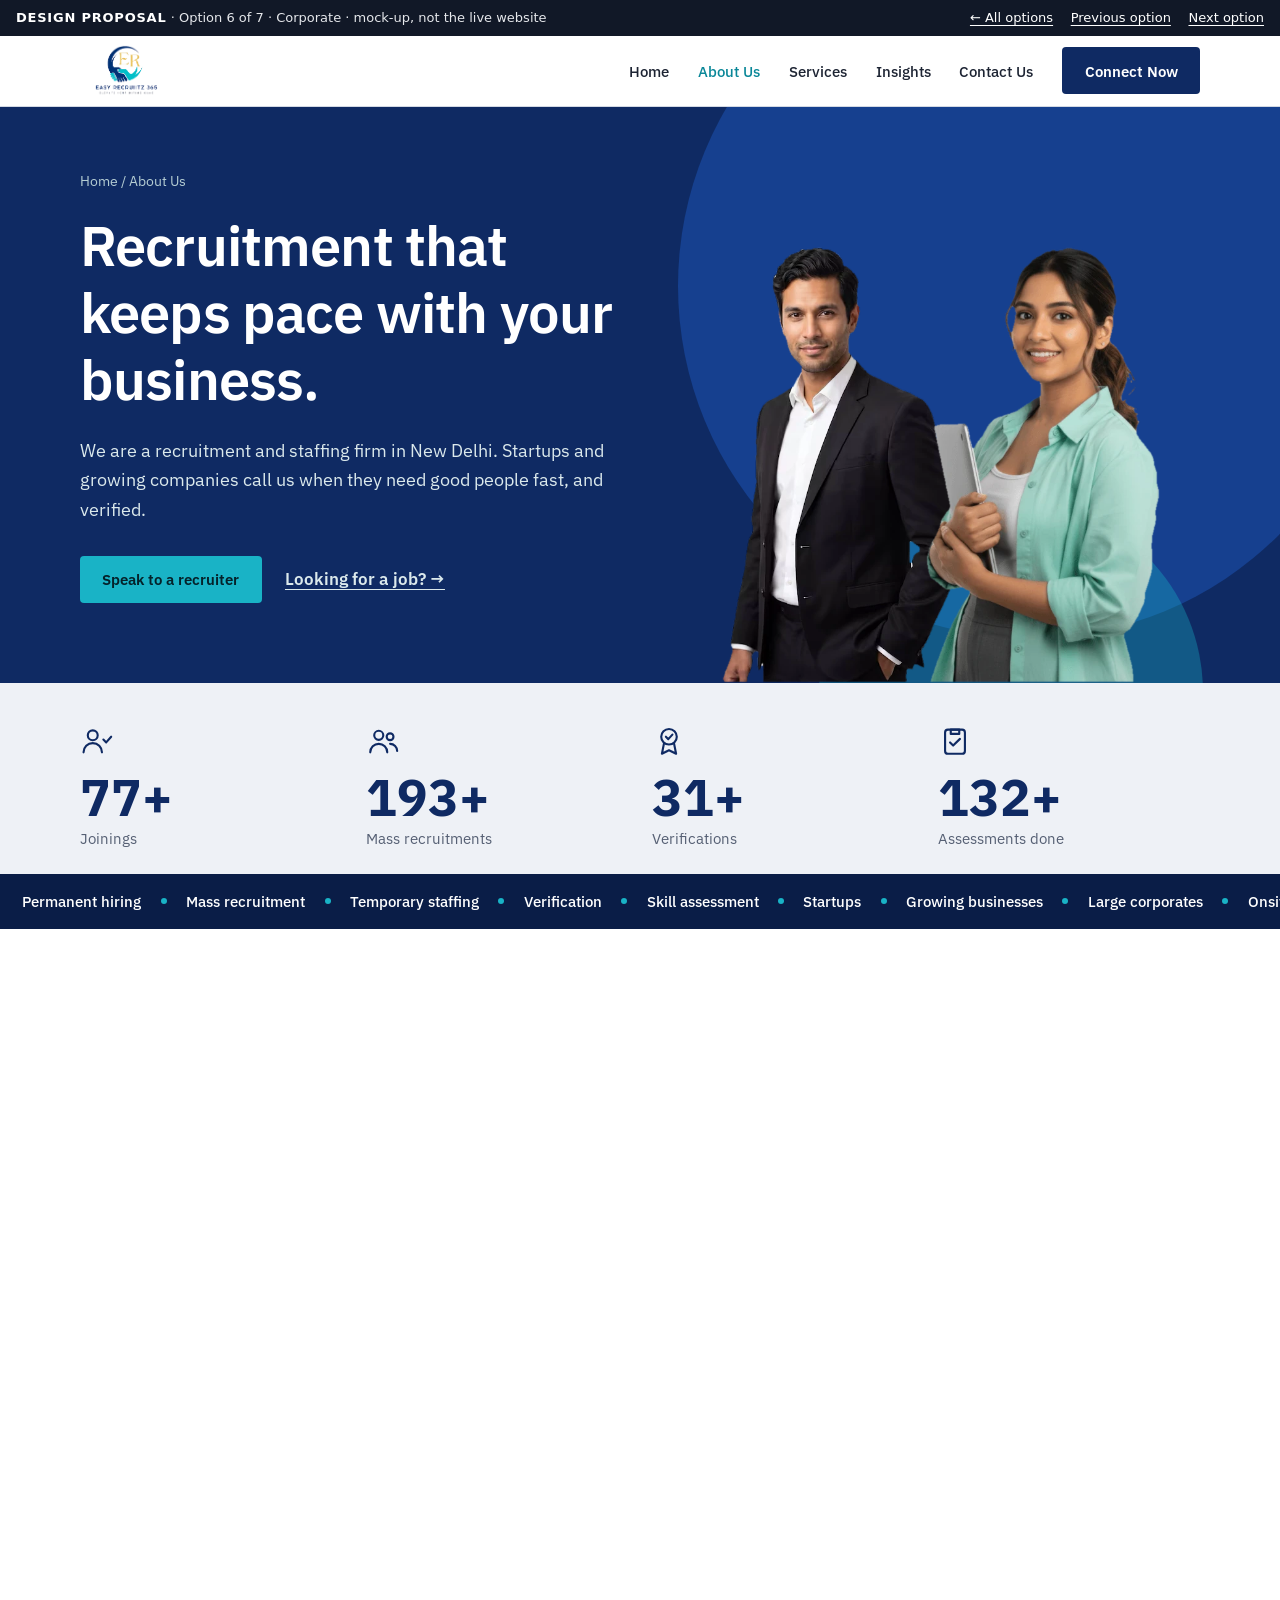
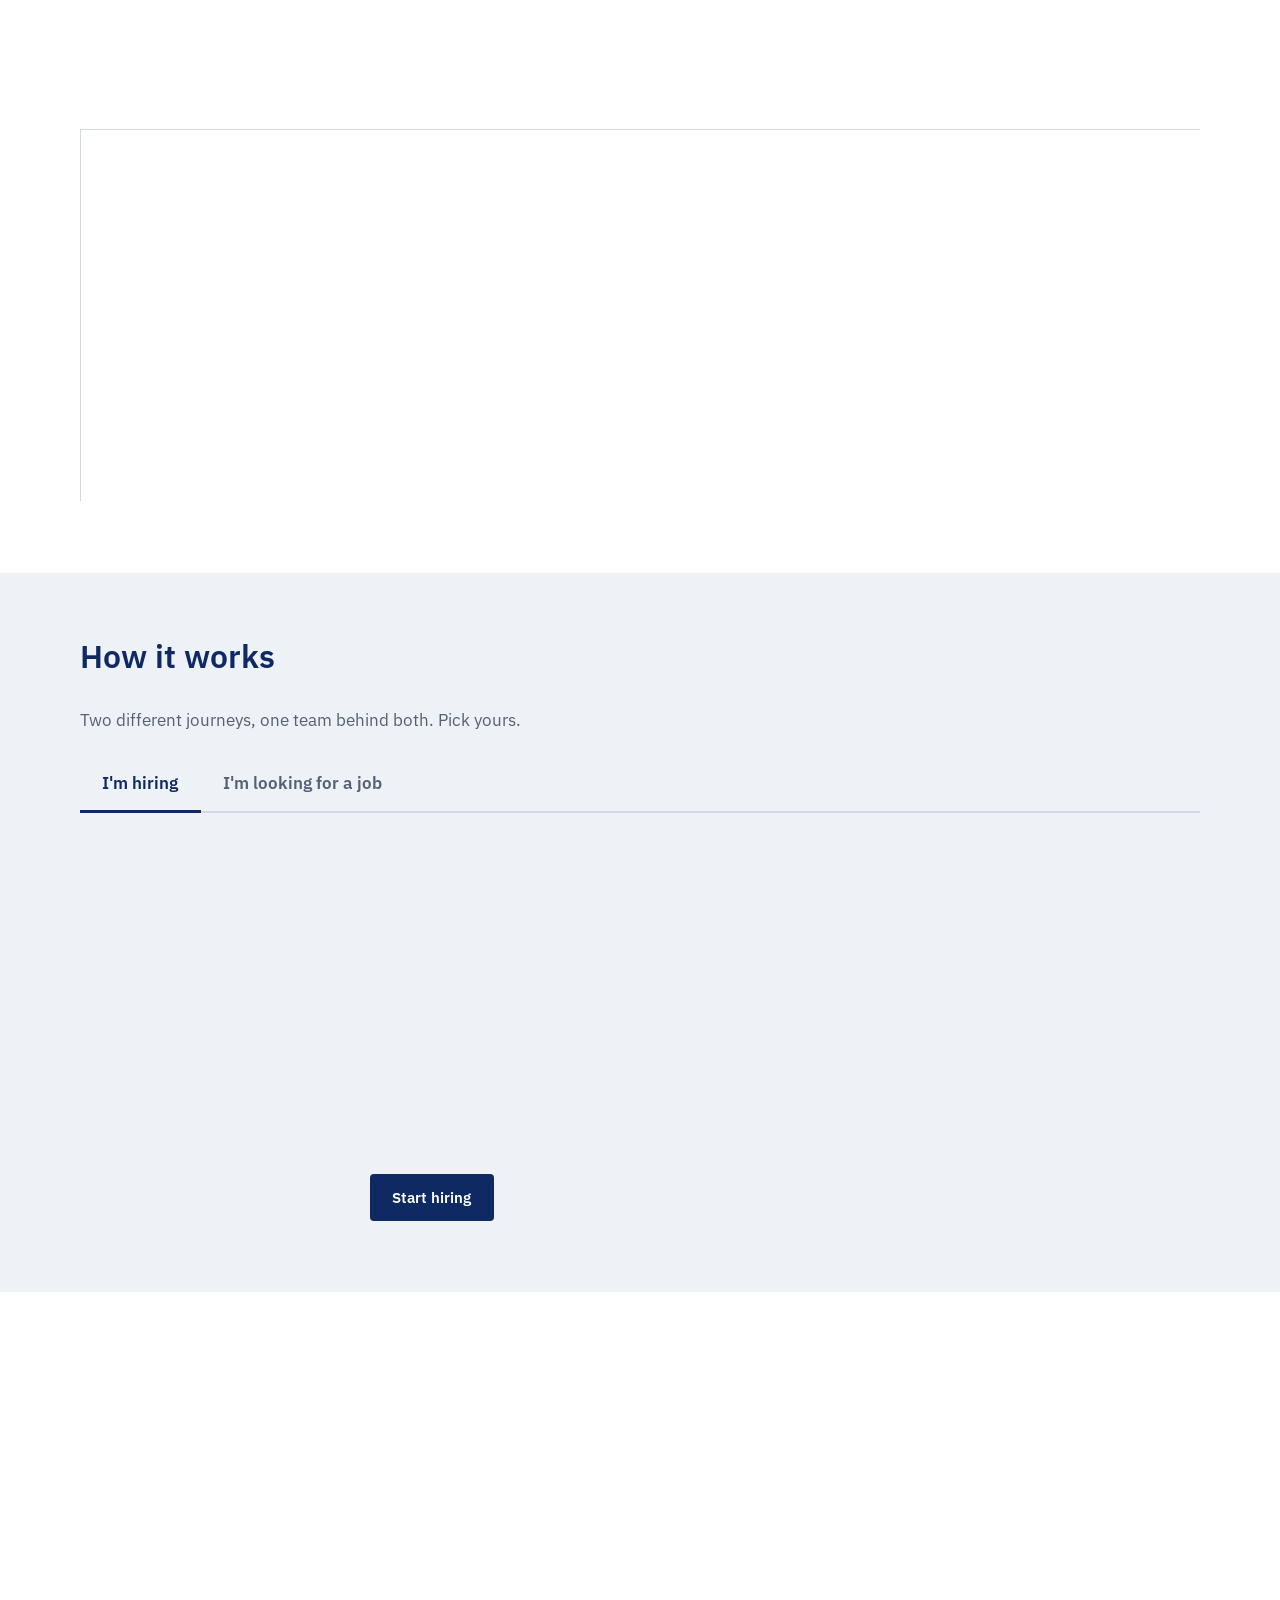
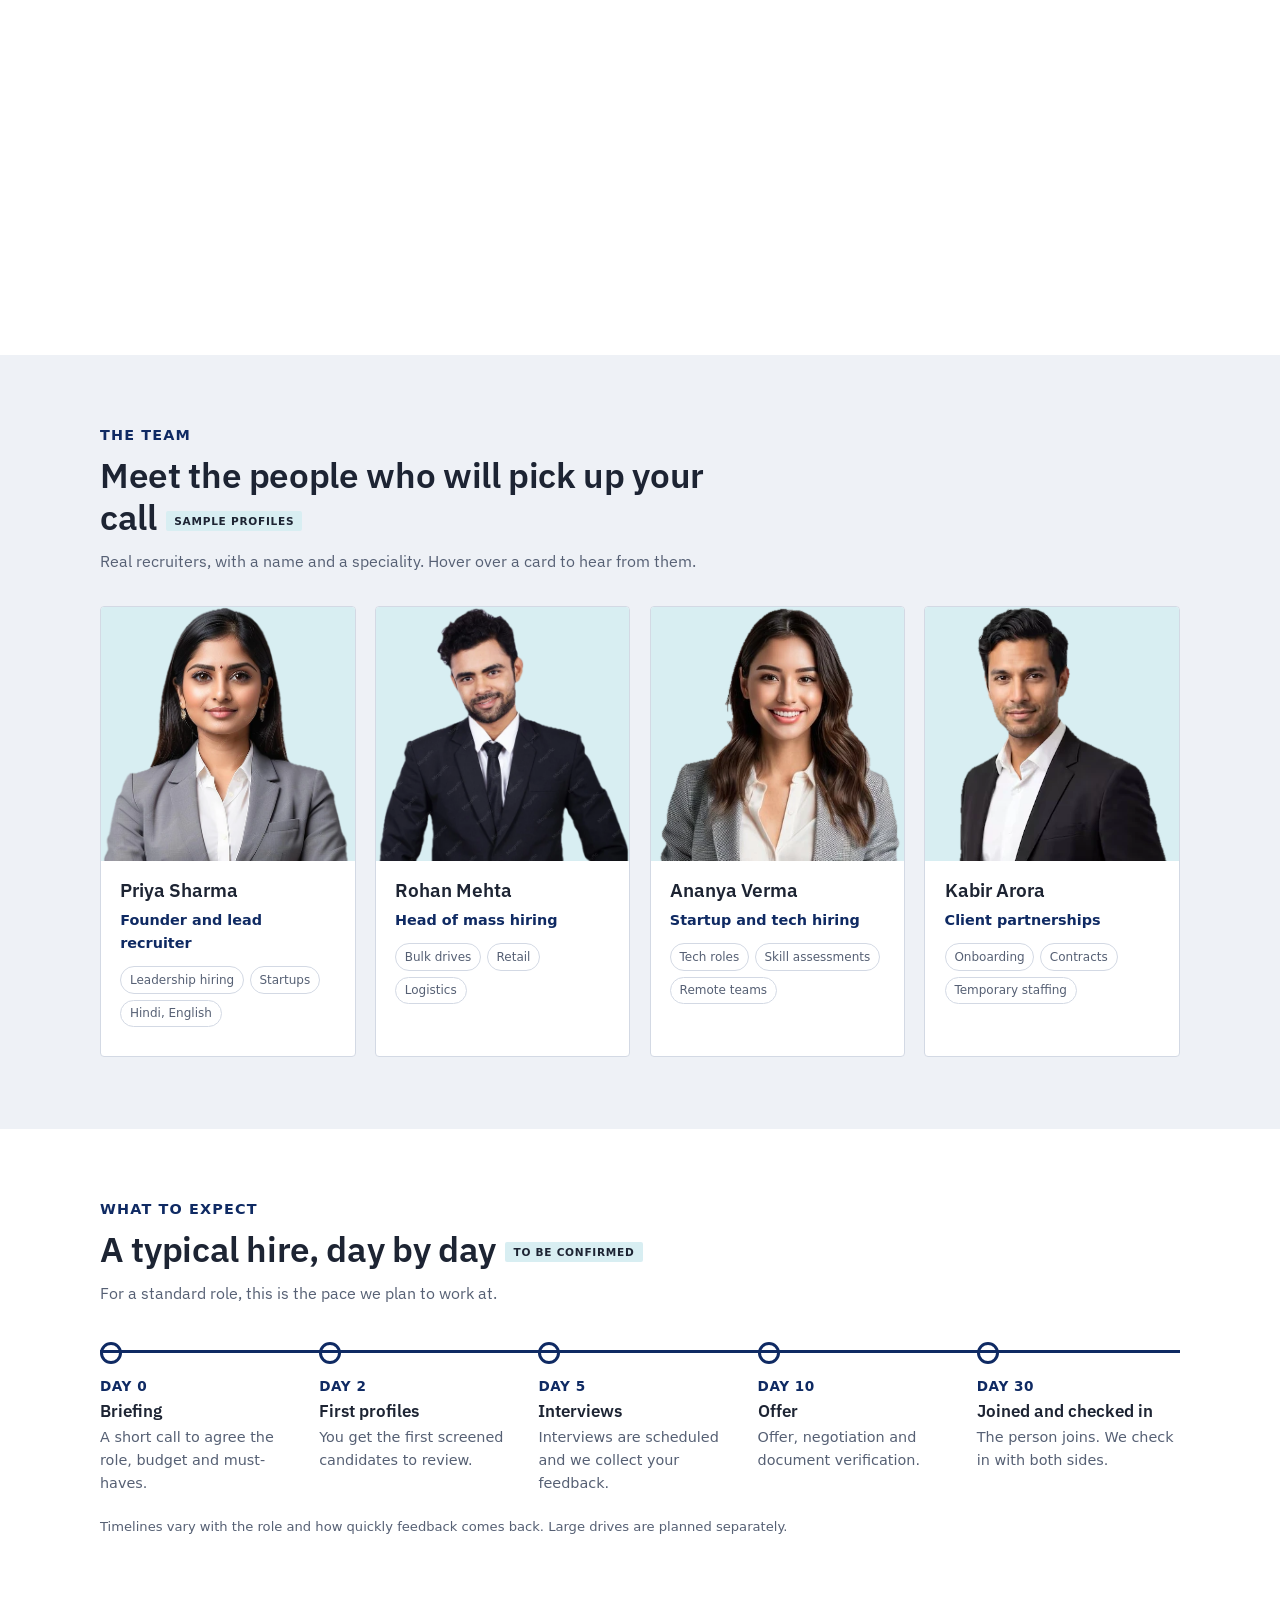
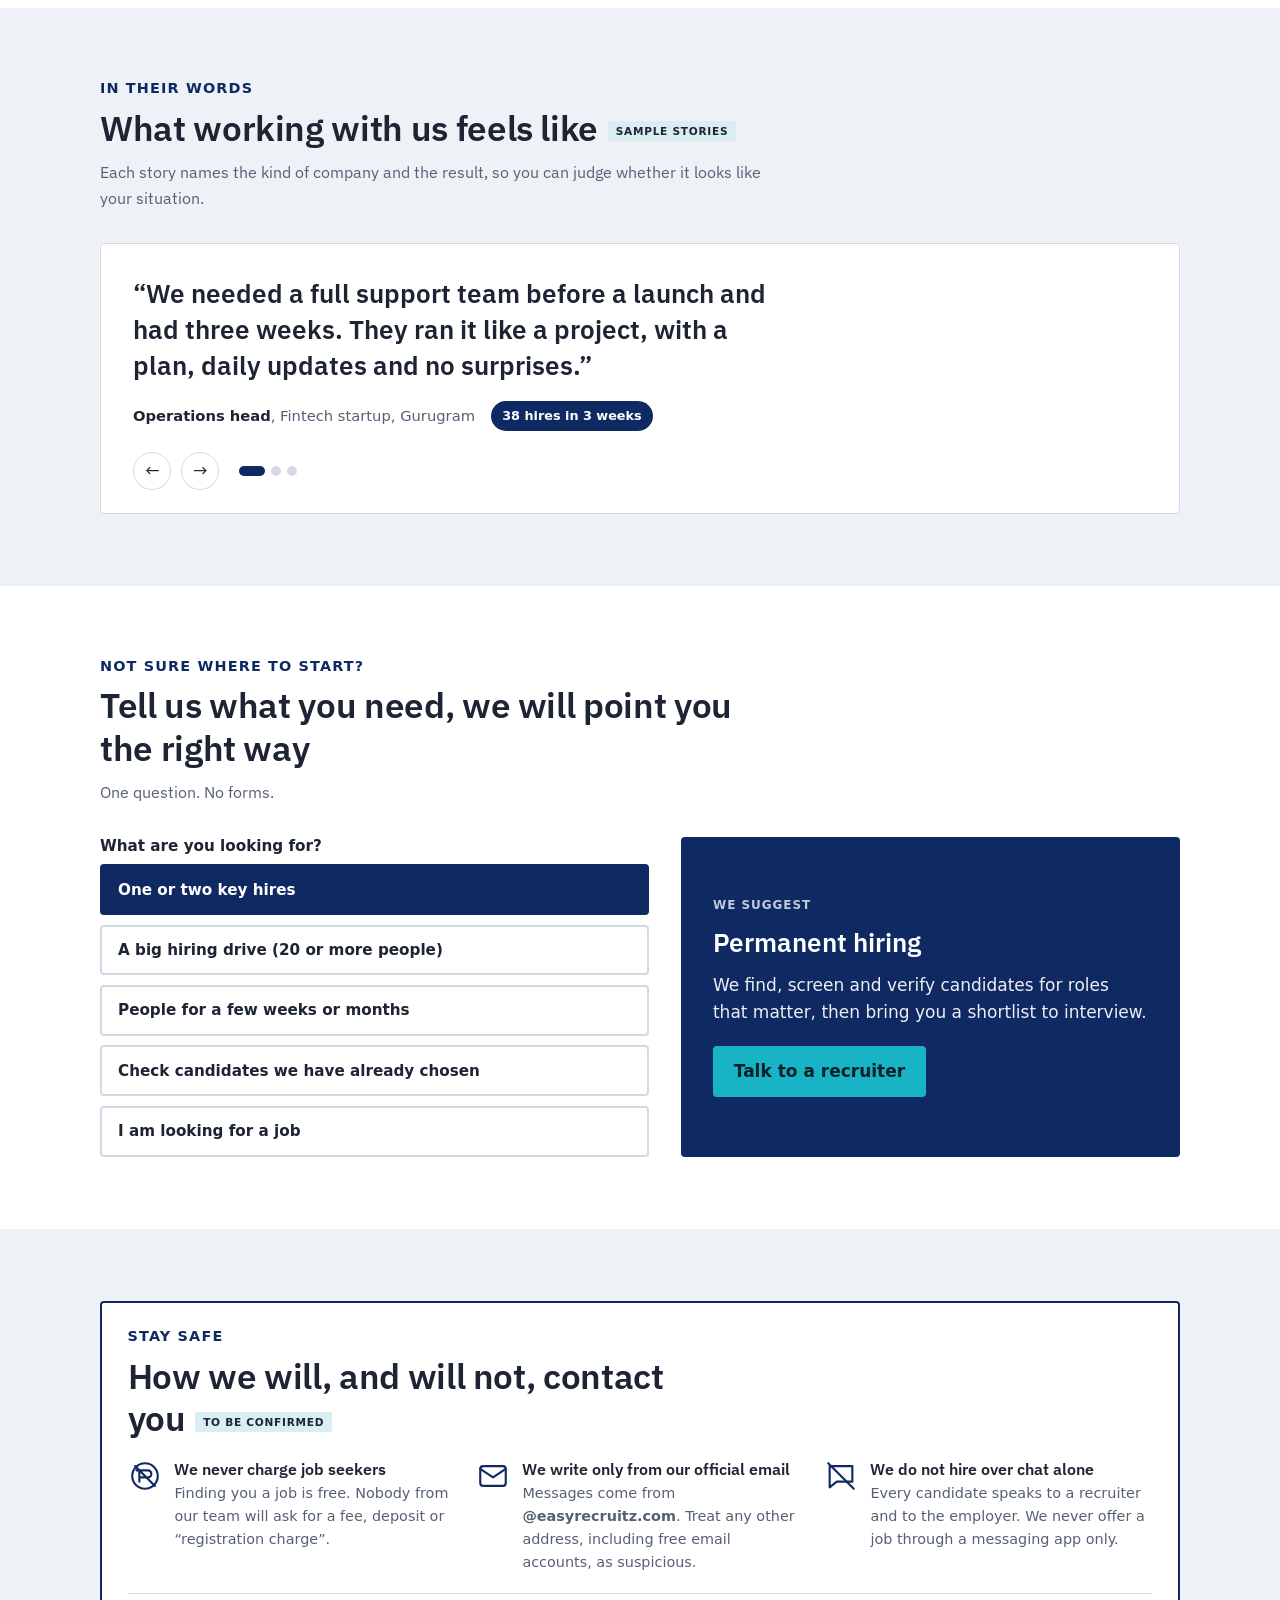
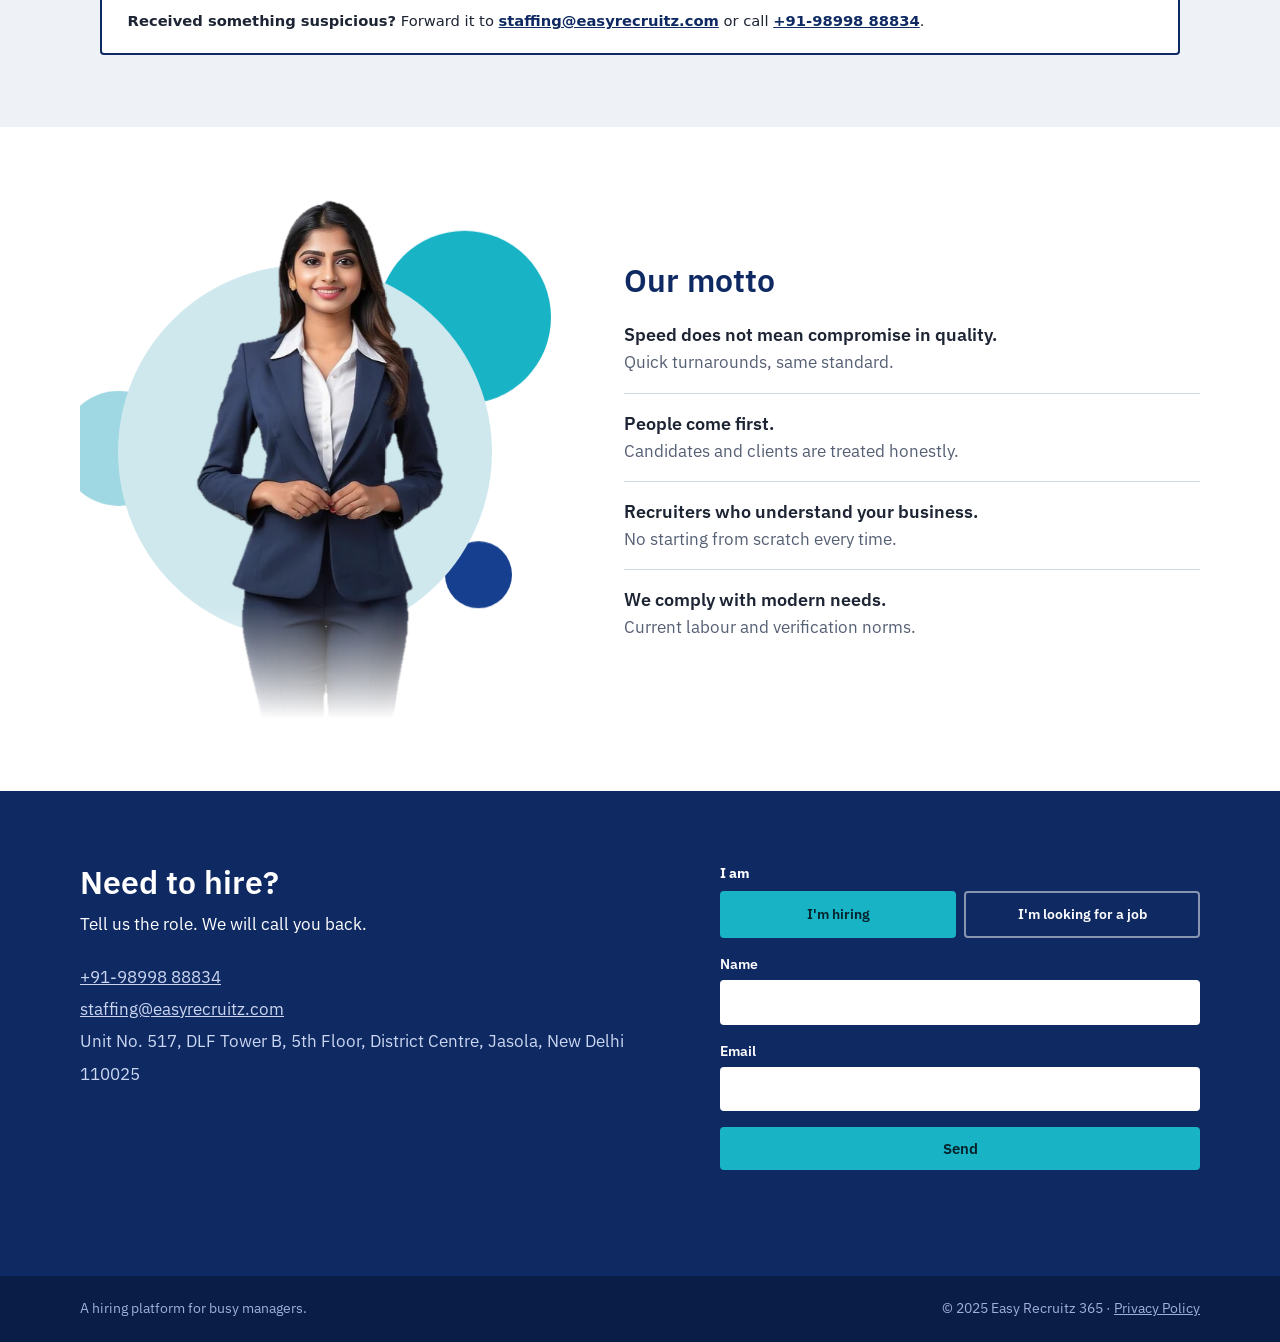
<file: designs/2-corporate/index.html>
<!DOCTYPE html>
<html lang="en">
<head>
  <meta charset="UTF-8">
  <meta name="viewport" content="width=device-width, initial-scale=1">
  <title>About Us | Easy Recruitz 365</title>
  <meta name="description" content="Easy Recruitz 365 is a recruitment and staffing firm in New Delhi covering permanent hiring, mass recruitment, temporary staffing and verification.">
  <link rel="icon" href="../../assets/logo-hd.png">
  <link rel="preconnect" href="https://fonts.googleapis.com">
  <link rel="preconnect" href="https://fonts.gstatic.com" crossorigin>
  <link href="https://fonts.googleapis.com/css2?family=IBM+Plex+Sans:wght@400;500;600;700&display=swap" rel="stylesheet">
  <link rel="stylesheet" href="../../shared/loader.css">
  <link rel="stylesheet" href="../../shared/proposal.css">
  <link rel="stylesheet" href="../../shared/process.css">
  <link rel="stylesheet" href="../../shared/motion.css">
  <link rel="stylesheet" href="../../shared/sections.css">
  <link rel="stylesheet" href="style.css">
  <noscript><style>#loader{display:none}</style></noscript>
</head>
<body data-design="corporate">
<svg width="0" height="0" style="position:absolute" aria-hidden="true" focusable="false"><defs>
    <symbol id="i-laptop" viewBox="0 0 24 24"><rect x="4" y="5" width="16" height="11" rx="1.5"/><path d="M2 19h20"/></symbol>
    <symbol id="i-bank" viewBox="0 0 24 24"><path d="M3 10l9-6 9 6M5 10v8M9 10v8M15 10v8M19 10v8M3 20h18"/></symbol>
    <symbol id="i-cart" viewBox="0 0 24 24"><path d="M3 4h2l2.2 10.5h10.6L20 7H6.2"/><circle cx="9" cy="19" r="1.4"/><circle cx="17" cy="19" r="1.4"/></symbol>
    <symbol id="i-heart" viewBox="0 0 24 24"><path d="M12 20s-7-4.4-7-10a4 4 0 0 1 7-2.5A4 4 0 0 1 19 10c0 5.6-7 10-7 10z"/><path d="M8 11h2l1.2-2 1.6 4 1.2-2H16"/></symbol>
    <symbol id="i-factory" viewBox="0 0 24 24"><path d="M3 20V9l6 4V9l6 4V5h3v15z"/><path d="M7 20v-3M12 20v-3"/></symbol>
    <symbol id="i-truck" viewBox="0 0 24 24"><path d="M2 6h11v10H2zM13 9h4l3 3v4h-7"/><circle cx="6" cy="18" r="1.6"/><circle cx="16.5" cy="18" r="1.6"/></symbol>
    <symbol id="i-headset" viewBox="0 0 24 24"><path d="M4 14v-2a8 8 0 0 1 16 0v2"/><rect x="3" y="14" width="4" height="6" rx="1.5"/><rect x="17" y="14" width="4" height="6" rx="1.5"/><path d="M19 20c0 1.5-2 2-5 2"/></symbol>
    <symbol id="i-hotel" viewBox="0 0 24 24"><path d="M4 20V6a2 2 0 0 1 2-2h8a2 2 0 0 1 2 2v14M16 10h2a2 2 0 0 1 2 2v8M2 20h20M8 8h4M8 12h4M8 16h4"/></symbol>
    <symbol id="i-nofee" viewBox="0 0 24 24"><circle cx="12" cy="12" r="9"/><path d="M8 8h6a2.5 2.5 0 0 1 0 5H8m0 0h5M8 8v8M6 8h8M5 5l14 14"/></symbol>
    <symbol id="i-mail" viewBox="0 0 24 24"><rect x="3" y="5" width="18" height="14" rx="2"/><path d="M3 7l9 6 9-6"/></symbol>
    <symbol id="i-chatoff" viewBox="0 0 24 24"><path d="M4 5h16v11H9l-5 4z"/><path d="M3 3l18 18"/></symbol>
  </defs></svg>

<svg width="0" height="0" style="position:absolute" aria-hidden="true" focusable="false">
  <defs>
    <symbol id="i-briefcase" viewBox="0 0 24 24"><rect x="3" y="7" width="18" height="13" rx="2"/><path d="M9 7V5a2 2 0 0 1 2-2h2a2 2 0 0 1 2 2v2M3 13h18"/></symbol>
    <symbol id="i-users" viewBox="0 0 24 24"><circle cx="9" cy="8" r="3.2"/><path d="M3 20c0-3.3 2.7-6 6-6s6 2.7 6 6"/><circle cx="17" cy="9" r="2.4"/><path d="M17 14c2.8 0 5 2.2 5 5"/></symbol>
    <symbol id="i-clock" viewBox="0 0 24 24"><circle cx="12" cy="12" r="9"/><path d="M12 7v5l3 2"/></symbol>
    <symbol id="i-shield" viewBox="0 0 24 24"><path d="M12 3l8 3v6c0 4.5-3.2 8-8 9-4.8-1-8-4.5-8-9V6z"/><path d="M8.5 12l2.5 2.5L16 9.5"/></symbol>
    <symbol id="i-usercheck" viewBox="0 0 24 24"><circle cx="9" cy="8" r="3.5"/><path d="M2.5 20c0-3.6 2.9-6.5 6.5-6.5s6.5 2.9 6.5 6.5"/><path d="M16.5 11l2 2 3.5-4"/></symbol>
    <symbol id="i-badge" viewBox="0 0 24 24"><circle cx="12" cy="9" r="5.5"/><path d="M8.5 13.5L7 21l5-2.5 5 2.5-1.5-7.5"/><path d="M9.8 9l1.7 1.7L14.4 7.5"/></symbol>
    <symbol id="i-clipboard" viewBox="0 0 24 24"><rect x="5" y="4" width="14" height="17" rx="2"/><path d="M9 4h6v3H9zM8.5 13l2.2 2.2 4.8-4.7"/></symbol>
  </defs>
</svg>

<div id="loader" class="l-corporate" role="status" aria-label="Loading">
  <div class="loader-mark"><img src="../../assets/logo-hd.png" alt=""></div>
  <div class="loader-bar"></div>
  <p class="loader-text">Elevate your hiring game</p>
</div>

<div class="proposal-bar">
  <span><b>Design proposal</b> &middot; Option 6 of 7 &middot; Corporate &middot; mock-up, not the live website</span>
  <nav><a href="../../index.html">&larr; All options</a><a href="../1-editorial/index.html">Previous option</a><a href="../3-warm/index.html">Next option</a></nav>
</div>

<header class="site-header">
  <div class="wrap nav">
    <a href="#" class="brand" aria-label="Easy Recruitz 365 home"><img src="../../assets/logo-hd.png" alt="Easy Recruitz 365"></a>
    <button class="nav-toggle" aria-label="Menu" aria-expanded="false"><span></span><span></span><span></span></button>
    <nav class="nav-links" id="nav-links">
      <a href="#">Home</a>
      <a href="#" class="current">About Us</a>
      <a href="#">Services</a>
      <a href="#">Insights</a>
      <a href="#">Contact Us</a>
      <a href="#contact" class="btn">Connect Now</a>
    </nav>
  </div>
</header>

<main>
  <section class="hero">
    <div class="wrap hero-grid">
      <div>
        <p class="crumb">Home / About Us</p>
        <h1>Recruitment that keeps pace with your business.</h1>
        <p class="lead">We are a recruitment and staffing firm in New Delhi. Startups and growing companies call us when they need good people fast, and verified.</p>
        <a href="#contact" class="btn btn-teal" data-audience="employer">Speak to a recruiter</a> <a href="#how" class="job-link" data-open-tab="seeker">Looking for a job? &rarr;</a>
      </div>
      <div class="hero-art">
        <img src="../../assets/people/employer-man.webp" alt="A hiring manager in a dark suit" width="392" height="703">
        <img src="../../assets/people/jobseeker-woman.webp" alt="A smiling young professional holding a laptop" width="359" height="666">
      </div>
    </div>
  </section>

  <section class="stats">
    <div class="wrap">
      <div class="stats-grid">
        <div><svg class="ic" aria-hidden="true"><use href="#i-usercheck"/></svg><span class="big"><span class="num" data-target="200">200</span>+</span><span class="cap">Joinings</span></div>
        <div><svg class="ic" aria-hidden="true"><use href="#i-users"/></svg><span class="big"><span class="num" data-target="500">500</span>+</span><span class="cap">Mass recruitments</span></div>
        <div><svg class="ic" aria-hidden="true"><use href="#i-badge"/></svg><span class="big"><span class="num" data-target="80">80</span>+</span><span class="cap">Verifications</span></div>
        <div><svg class="ic" aria-hidden="true"><use href="#i-clipboard"/></svg><span class="big"><span class="num" data-target="400">400</span>+</span><span class="cap">Assessments done</span></div>
      </div>
    </div>
  </section>

  <div class="marquee" aria-label="What we cover"><div class="track"><span>Permanent hiring</span><span>Mass recruitment</span><span>Temporary staffing</span><span>Verification</span><span>Skill assessment</span><span>Startups</span><span>Growing businesses</span><span>Large corporates</span><span>Onsite</span><span>Hybrid</span><span>Remote</span><span>Permanent hiring</span><span>Mass recruitment</span><span>Temporary staffing</span><span>Verification</span><span>Skill assessment</span><span>Startups</span><span>Growing businesses</span><span>Large corporates</span><span>Onsite</span><span>Hybrid</span><span>Remote</span></div></div>

  <section class="block wrap who">
    <div>
      <h2>Who we are</h2>
      <p>Easy Recruitz 365 is a talent partner for companies that are growing faster than their HR team. We handle sourcing, screening, verification and joining follow-up, so hiring managers can stay on their actual jobs.</p>
      <p>Whether it is one important hire or a hundred people next month, the same team stays with the requirement from the first call to the first day.</p>
    </div>
    <figure class="cutout tint-a"><img src="../../assets/people/woman-grey.webp" alt="A recruiter with her arms crossed, ready to help" width="537" height="1000"></figure>
  </section>

  <section class="block wrap">
    <h2>What we do</h2>
    <div class="grid2">
      <div><svg class="ic" aria-hidden="true"><use href="#i-briefcase"/></svg><h3>Permanent hiring</h3><p>Full-time roles across levels and functions, from first hires to team leads.</p></div>
      <div><svg class="ic" aria-hidden="true"><use href="#i-users"/></svg><h3>Mass recruitment</h3><p>Large hiring drives planned around your start dates and headcount.</p></div>
      <div><svg class="ic" aria-hidden="true"><use href="#i-clock"/></svg><h3>Temporary staffing</h3><p>Short-term and seasonal manpower through our Temporary Staffing Division.</p></div>
      <div><svg class="ic" aria-hidden="true"><use href="#i-shield"/></svg><h3>Verification and assessment</h3><p>Background verification and skill assessments, done before profiles are shared.</p></div>
    </div>
  </section>

  <section class="process" id="how">
    <div class="wrap">
      <h2>How it works</h2>
      <p class="how-note">Two different journeys, one team behind both. Pick yours.</p>
      <div class="tabs" role="tablist" aria-label="Who are you?">
        <button role="tab" id="tab-employer" aria-selected="true" aria-controls="panel-employer">I'm hiring</button>
        <button role="tab" id="tab-seeker" aria-selected="false" aria-controls="panel-seeker">I'm looking for a job</button>
      </div>

      <div class="panel" role="tabpanel" id="panel-employer" aria-labelledby="tab-employer">
        <div class="panel-photo"><img src="../../assets/people/employer-man.webp" alt="A hiring manager in a dark suit"></div>
        <div>
          <ol class="flow">
            <li><h3>Tell us what you need <span class="by you">You</span></h3><p>Share the role, the team and the timeline in a short call or form.</p></li>
            <li><h3>We search and screen <span class="by us">Us</span></h3><p>We source candidates and interview them against your brief.</p></li>
            <li><h3>We verify <span class="by us">Us</span></h3><p>Documents, background and skills are checked before you see a profile.</p></li>
            <li><h3>Interview and hire <span class="by you">You</span></h3><p>You meet the shortlist. We support the offer and the joining.</p></li>
          </ol>
          <p class="panel-cta"><a class="btn" href="#contact" data-audience="employer">Start hiring</a></p>
        </div>
      </div>

      <div class="panel" role="tabpanel" id="panel-seeker" aria-labelledby="tab-seeker">
        <div class="panel-photo"><img src="../../assets/people/jobseeker-woman.webp" alt="A smiling young professional holding a laptop"></div>
        <div>
          <ol class="flow">
            <li><h3>Send us your resume <span class="by you">You</span></h3><p>Share your profile and the kind of role you are looking for.</p></li>
            <li><h3>We match you to roles <span class="by us">Us</span></h3><p>A recruiter reviews your profile and talks to you about suitable openings.</p></li>
            <li><h3>Assessment and verification <span class="by us">Us</span></h3><p>Where a role needs it, we run a skill assessment and a document check.</p></li>
            <li><h3>Interview and join <span class="by you">You</span></h3><p>You interview with the employer. We coordinate and support you until you join.</p></li>
          </ol>
          <p class="panel-cta"><a class="btn" href="#contact" data-audience="seeker">Share your resume</a></p>
        </div>
      </div>
    </div>
  </section>

  
  <section class="ex" id="industries"><div class="ex-in">
    <div class="ex-head"><p class="kick">Industries</p><h2>People for the work your business actually does<span class="sample-tag">Sample content</span></h2><p>From IT teams to warehouse floors, the roles we fill most often.</p></div>
    <ul class="ind"><li class="ex-item"><svg class="ic" aria-hidden="true"><use href="#i-laptop"/></svg><h3>IT and startups</h3><p>Developers, product, support</p></li><li class="ex-item"><svg class="ic" aria-hidden="true"><use href="#i-bank"/></svg><h3>Banking and finance</h3><p>Sales, operations, collections</p></li><li class="ex-item"><svg class="ic" aria-hidden="true"><use href="#i-cart"/></svg><h3>Retail and e-commerce</h3><p>Store, warehouse, delivery</p></li><li class="ex-item"><svg class="ic" aria-hidden="true"><use href="#i-heart"/></svg><h3>Healthcare</h3><p>Front desk, lab, care staff</p></li><li class="ex-item"><svg class="ic" aria-hidden="true"><use href="#i-factory"/></svg><h3>Manufacturing</h3><p>Operators, supervisors, quality</p></li><li class="ex-item"><svg class="ic" aria-hidden="true"><use href="#i-truck"/></svg><h3>Logistics</h3><p>Drivers, dispatch, hub staff</p></li><li class="ex-item"><svg class="ic" aria-hidden="true"><use href="#i-headset"/></svg><h3>BPO and customer support</h3><p>Voice, chat, back office</p></li><li class="ex-item"><svg class="ic" aria-hidden="true"><use href="#i-hotel"/></svg><h3>Hospitality</h3><p>Front office, kitchen, service</p></li></ul>
  </div></section>

  <section class="ex ex-alt" id="team"><div class="ex-in">
    <div class="ex-head"><p class="kick">The team</p><h2>Meet the people who will pick up your call<span class="sample-tag">Sample profiles</span></h2><p>Real recruiters, with a name and a speciality. Hover over a card to hear from them.</p></div>
    <div class="team-grid"><article class="tcard ex-item" tabindex="0"><div class="tphoto"><img src="../../assets/people/woman-grey.webp" alt="Priya Sharma, Founder and lead recruiter" loading="lazy"></div><div class="tinfo"><h3>Priya Sharma</h3><p class="trole">Founder and lead recruiter</p><ul class="chips"><li>Leadership hiring</li><li>Startups</li><li>Hindi, English</li></ul><p class="tquote">&ldquo;I read every shortlist myself before it reaches you.&rdquo;</p></div></article><article class="tcard ex-item" tabindex="0"><div class="tphoto"><img src="../../assets/people/man-suit.webp" alt="Rohan Mehta, Head of mass hiring" loading="lazy"></div><div class="tinfo"><h3>Rohan Mehta</h3><p class="trole">Head of mass hiring</p><ul class="chips"><li>Bulk drives</li><li>Retail</li><li>Logistics</li></ul><p class="tquote">&ldquo;Give me a start date and a headcount. I will give you a plan the same day.&rdquo;</p></div></article><article class="tcard ex-item" tabindex="0"><div class="tphoto"><img src="../../assets/people/woman-tablet.webp" alt="Ananya Verma, Startup and tech hiring" loading="lazy"></div><div class="tinfo"><h3>Ananya Verma</h3><p class="trole">Startup and tech hiring</p><ul class="chips"><li>Tech roles</li><li>Skill assessments</li><li>Remote teams</li></ul><p class="tquote">&ldquo;I would rather send you three right people than thirty maybes.&rdquo;</p></div></article><article class="tcard ex-item" tabindex="0"><div class="tphoto"><img src="../../assets/people/employer-man.webp" alt="Kabir Arora, Client partnerships" loading="lazy"></div><div class="tinfo"><h3>Kabir Arora</h3><p class="trole">Client partnerships</p><ul class="chips"><li>Onboarding</li><li>Contracts</li><li>Temporary staffing</li></ul><p class="tquote">&ldquo;Call me when something goes wrong. That is when we earn our fee.&rdquo;</p></div></article></div>
  </div></section>

  <section class="ex" id="typical-hire"><div class="ex-in">
    <div class="ex-head"><p class="kick">What to expect</p><h2>A typical hire, day by day<span class="sample-tag">To be confirmed</span></h2><p>For a standard role, this is the pace we plan to work at.</p></div>
    <ol class="tl ex-item"><li><span class="day">Day 0</span><h3>Briefing</h3><p>A short call to agree the role, budget and must-haves.</p></li><li><span class="day">Day 2</span><h3>First profiles</h3><p>You get the first screened candidates to review.</p></li><li><span class="day">Day 5</span><h3>Interviews</h3><p>Interviews are scheduled and we collect your feedback.</p></li><li><span class="day">Day 10</span><h3>Offer</h3><p>Offer, negotiation and document verification.</p></li><li><span class="day">Day 30</span><h3>Joined and checked in</h3><p>The person joins. We check in with both sides.</p></li></ol>
    <p class="ex-note">Timelines vary with the role and how quickly feedback comes back. Large drives are planned separately.</p>
  </div></section>

  <section class="ex ex-alt" id="proof"><div class="ex-in">
    <div class="ex-head"><p class="kick">In their words</p><h2>What working with us feels like<span class="sample-tag">Sample stories</span></h2><p>Each story names the kind of company and the result, so you can judge whether it looks like your situation.</p></div>
    <div class="tm ex-item" aria-roledescription="carousel" aria-label="Client stories"><div class="tm-slide is-active"><blockquote>&ldquo;We needed a full support team before a launch and had three weeks. They ran it like a project, with a plan, daily updates and no surprises.&rdquo;</blockquote><div class="tm-who"><span><b>Operations head</b>, Fintech startup, Gurugram</span><span class="metric">38 hires in 3 weeks</span></div></div><div class="tm-slide"><blockquote>&ldquo;The first shortlist reached us in two days, and every candidate had already been verified. I stopped checking resumes myself.&rdquo;</blockquote><div class="tm-who"><span><b>Founder</b>, D2C brand, Delhi</span><span class="metric">First shortlist in 48 hours</span></div></div><div class="tm-slide"><blockquote>&ldquo;Our seasonal staff arrived trained on the paperwork and ready on day one. Our HR team did not have to chase anyone.&rdquo;</blockquote><div class="tm-who"><span><b>HR manager</b>, Logistics company, Noida</span><span class="metric">Seasonal team of 60</span></div></div><div class="tm-ctl"><button type="button" class="tm-prev" aria-label="Previous story">&larr;</button><button type="button" class="tm-next" aria-label="Next story">&rarr;</button><div class="tm-dots" role="group" aria-label="Choose a story"></div></div></div>
  </div></section>

  <section class="ex" id="start"><div class="ex-in">
    <div class="ex-head"><p class="kick">Not sure where to start?</p><h2>Tell us what you need, we will point you the right way</h2><p>One question. No forms.</p></div>
    <div class="pk ex-item">
      <fieldset class="pk-opts"><legend>What are you looking for?</legend><label><input type="radio" name="need" value="permanent" checked><span>One or two key hires</span></label><label><input type="radio" name="need" value="mass"><span>A big hiring drive (20 or more people)</span></label><label><input type="radio" name="need" value="temp"><span>People for a few weeks or months</span></label><label><input type="radio" name="need" value="verify"><span>Check candidates we have already chosen</span></label><label><input type="radio" name="need" value="seeker"><span>I am looking for a job</span></label></fieldset>
      <div class="pk-out" aria-live="polite"><small>We suggest</small><h3>Permanent hiring</h3><p>We find, screen and verify candidates for roles that matter, then bring you a shortlist to interview.</p><a class="btn-go" href="#contact" data-audience="employer">Talk to a recruiter</a></div>
    </div>
  </div></section>

  <section class="ex ex-alt" id="stay-safe"><div class="ex-in">
    <div class="safe ex-item">
      <div class="ex-head" style="margin-bottom:0"><p class="kick">Stay safe</p><h2>How we will, and will not, contact you<span class="sample-tag">To be confirmed</span></h2></div>
      <ul class="safe-grid">
        <li><svg class="ic" aria-hidden="true"><use href="#i-nofee"/></svg><div><h3>We never charge job seekers</h3><p>Finding you a job is free. Nobody from our team will ask for a fee, deposit or &ldquo;registration charge&rdquo;.</p></div></li>
        <li><svg class="ic" aria-hidden="true"><use href="#i-mail"/></svg><div><h3>We write only from our official email</h3><p>Messages come from <b>@easyrecruitz.com</b>. Treat any other address, including free email accounts, as suspicious.</p></div></li>
        <li><svg class="ic" aria-hidden="true"><use href="#i-chatoff"/></svg><div><h3>We do not hire over chat alone</h3><p>Every candidate speaks to a recruiter and to the employer. We never offer a job through a messaging app only.</p></div></li>
      </ul>
      <p class="safe-report"><b>Received something suspicious?</b> Forward it to <a href="mailto:staffing@easyrecruitz.com">staffing@easyrecruitz.com</a> or call <a href="tel:+919899888834">+91-98998 88834</a>.</p>
    </div>
  </div></section>

  <section class="block wrap motto-wrap">
    <figure class="cutout tint-b"><img src="../../assets/people/woman-navy.webp" alt="A smiling recruiter in a navy suit" width="480" height="1000"></figure>
    <div>
    <h2>Our motto</h2>
    <ul class="motto">
      <li><b>Speed does not mean compromise in quality.</b> Quick turnarounds, same standard.</li>
      <li><b>People come first.</b> Candidates and clients are treated honestly.</li>
      <li><b>Recruiters who understand your business.</b> No starting from scratch every time.</li>
      <li><b>We comply with modern needs.</b> Current labour and verification norms.</li>
    </ul>
    </div>
  </section>

  <section class="contact" id="contact">
    <div class="wrap contact-grid">
      <div>
        <h2>Need to hire?</h2>
        <p>Tell us the role. We will call you back.</p>
        <p class="details">
          <a href="tel:+919899888834">+91-98998 88834</a><br>
          <a href="mailto:staffing@easyrecruitz.com">staffing@easyrecruitz.com</a><br>
          Unit No. 517, DLF Tower B, 5th Floor, District Centre, Jasola, New Delhi 110025
        </p>
      </div>
      <form data-demo-form novalidate>
        <fieldset class="choice">
          <legend>I am</legend>
          <div class="opts">
            <label><input type="radio" name="audience" value="employer" checked><span>I'm hiring</span></label>
            <label><input type="radio" name="audience" value="seeker"><span>I'm looking for a job</span></label>
          </div>
        </fieldset>
        <label>Name<input type="text" name="name" maxlength="100" autocomplete="name" required></label>
        <label>Email<input type="email" name="email" maxlength="254" autocomplete="email" required></label>
        <button class="btn" type="submit">Send</button>
        <p class="form-status" role="status" aria-live="polite"></p>
      </form>
    </div>
  </section>
</main>

<footer class="footer">
  <div class="wrap foot">
    <span>A hiring platform for busy managers.</span>
    <span>&copy; 2025 Easy Recruitz 365 &middot; <a href="#">Privacy Policy</a></span>
  </div>
</footer>

<script src="../../shared/script.js"></script>
<script src="../../shared/sections.js"></script>
</body>
</html>
</file>
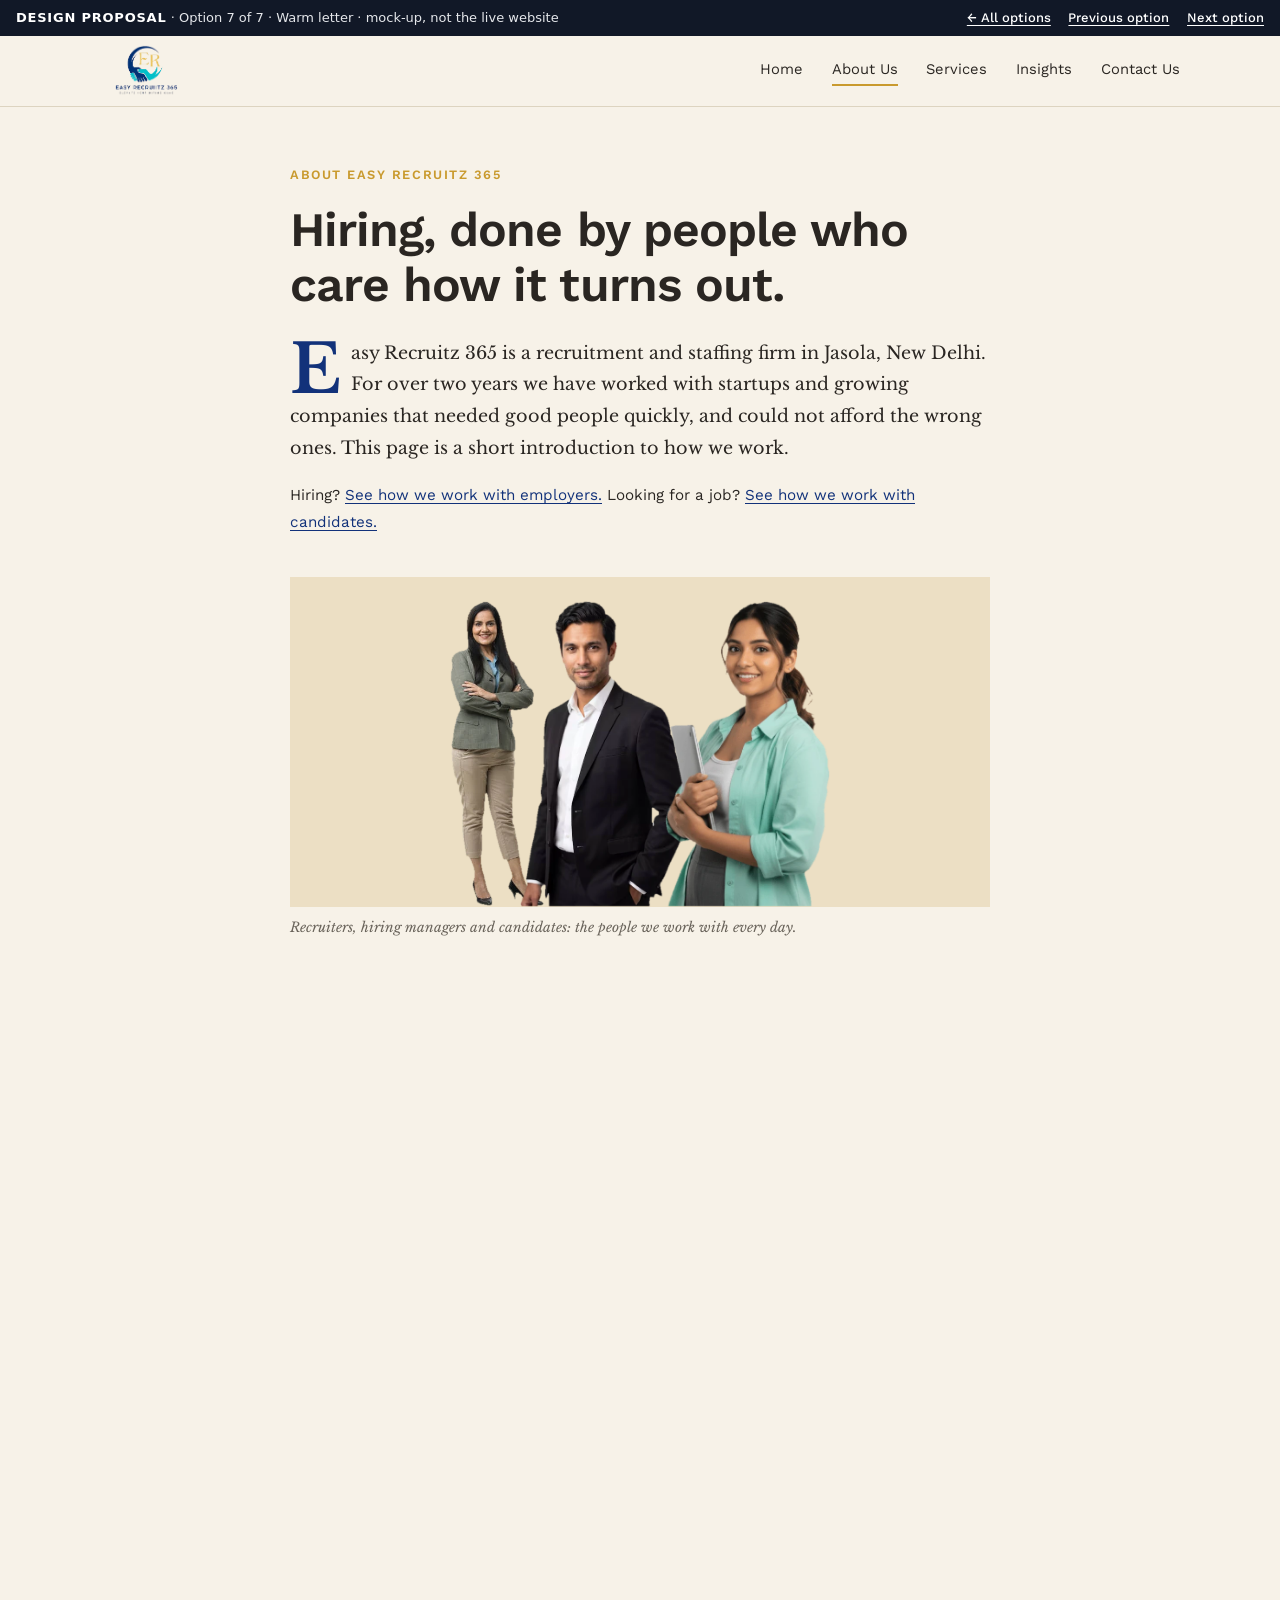
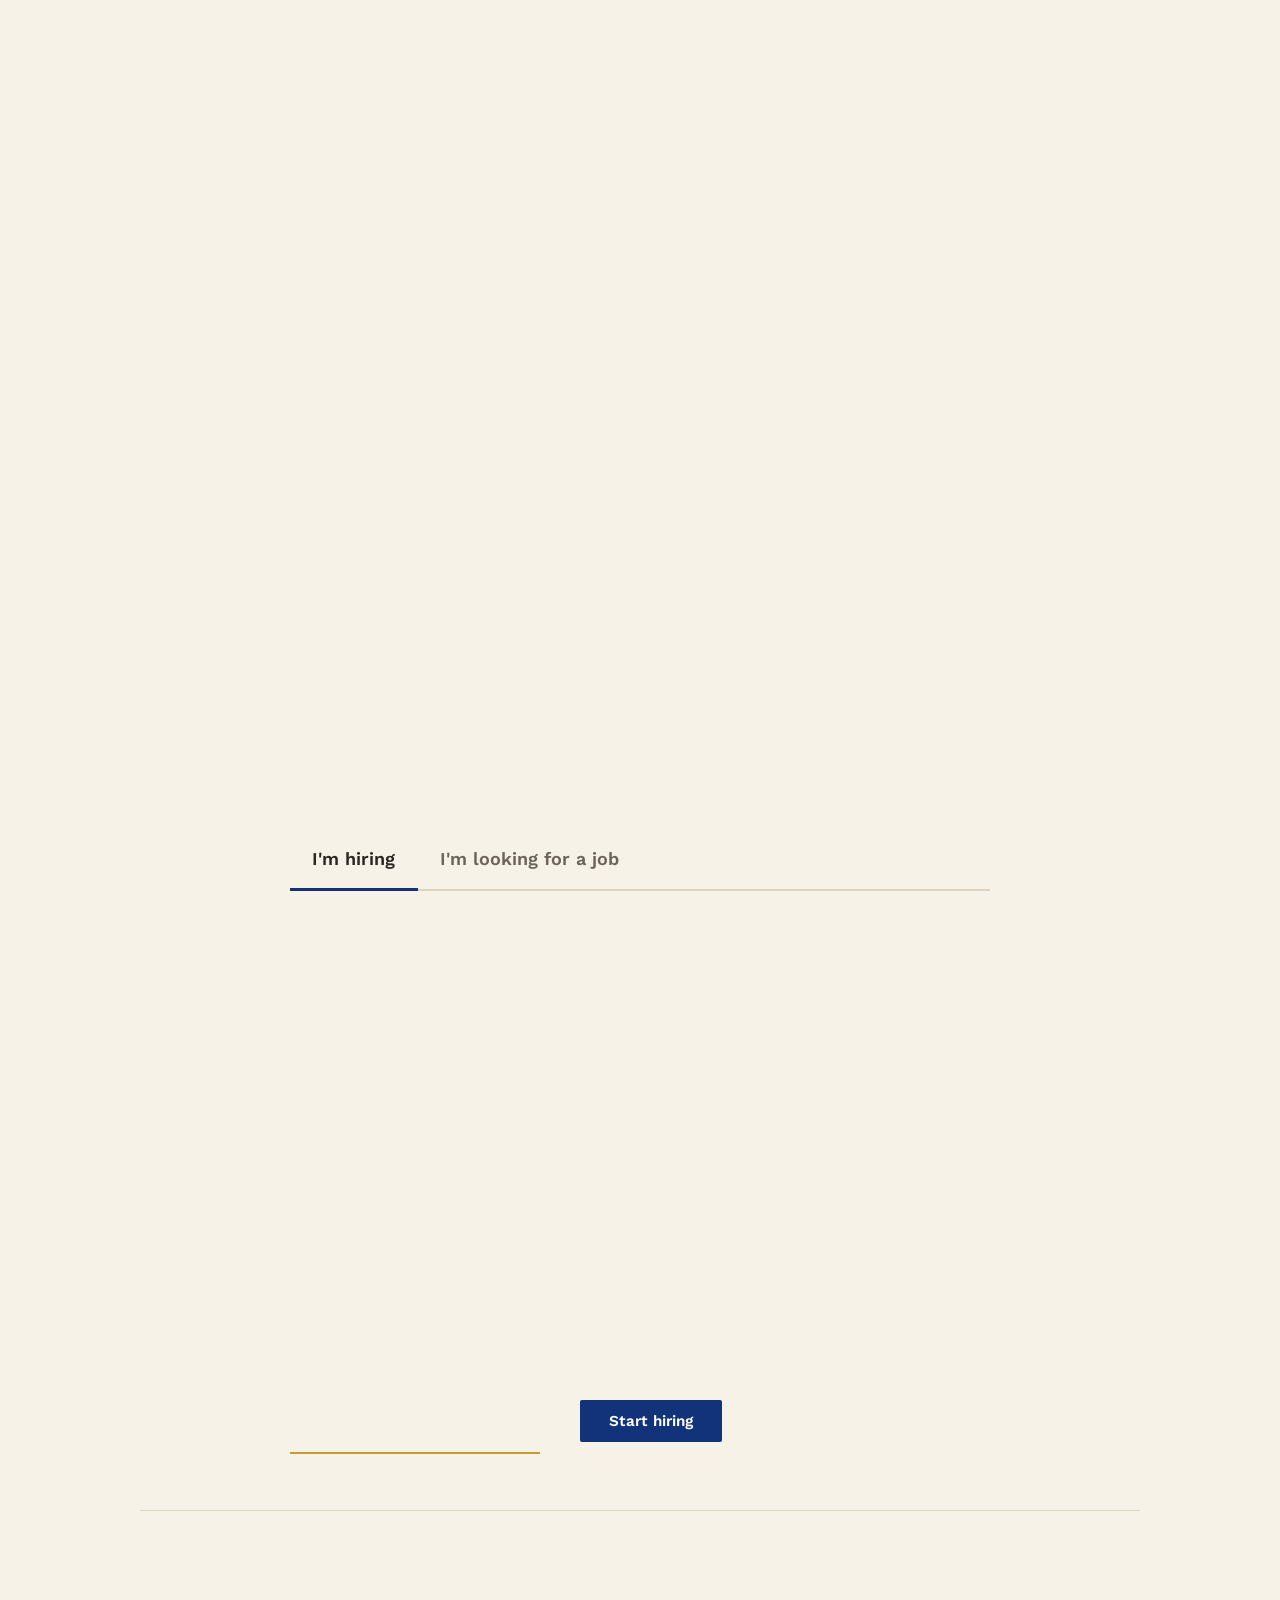
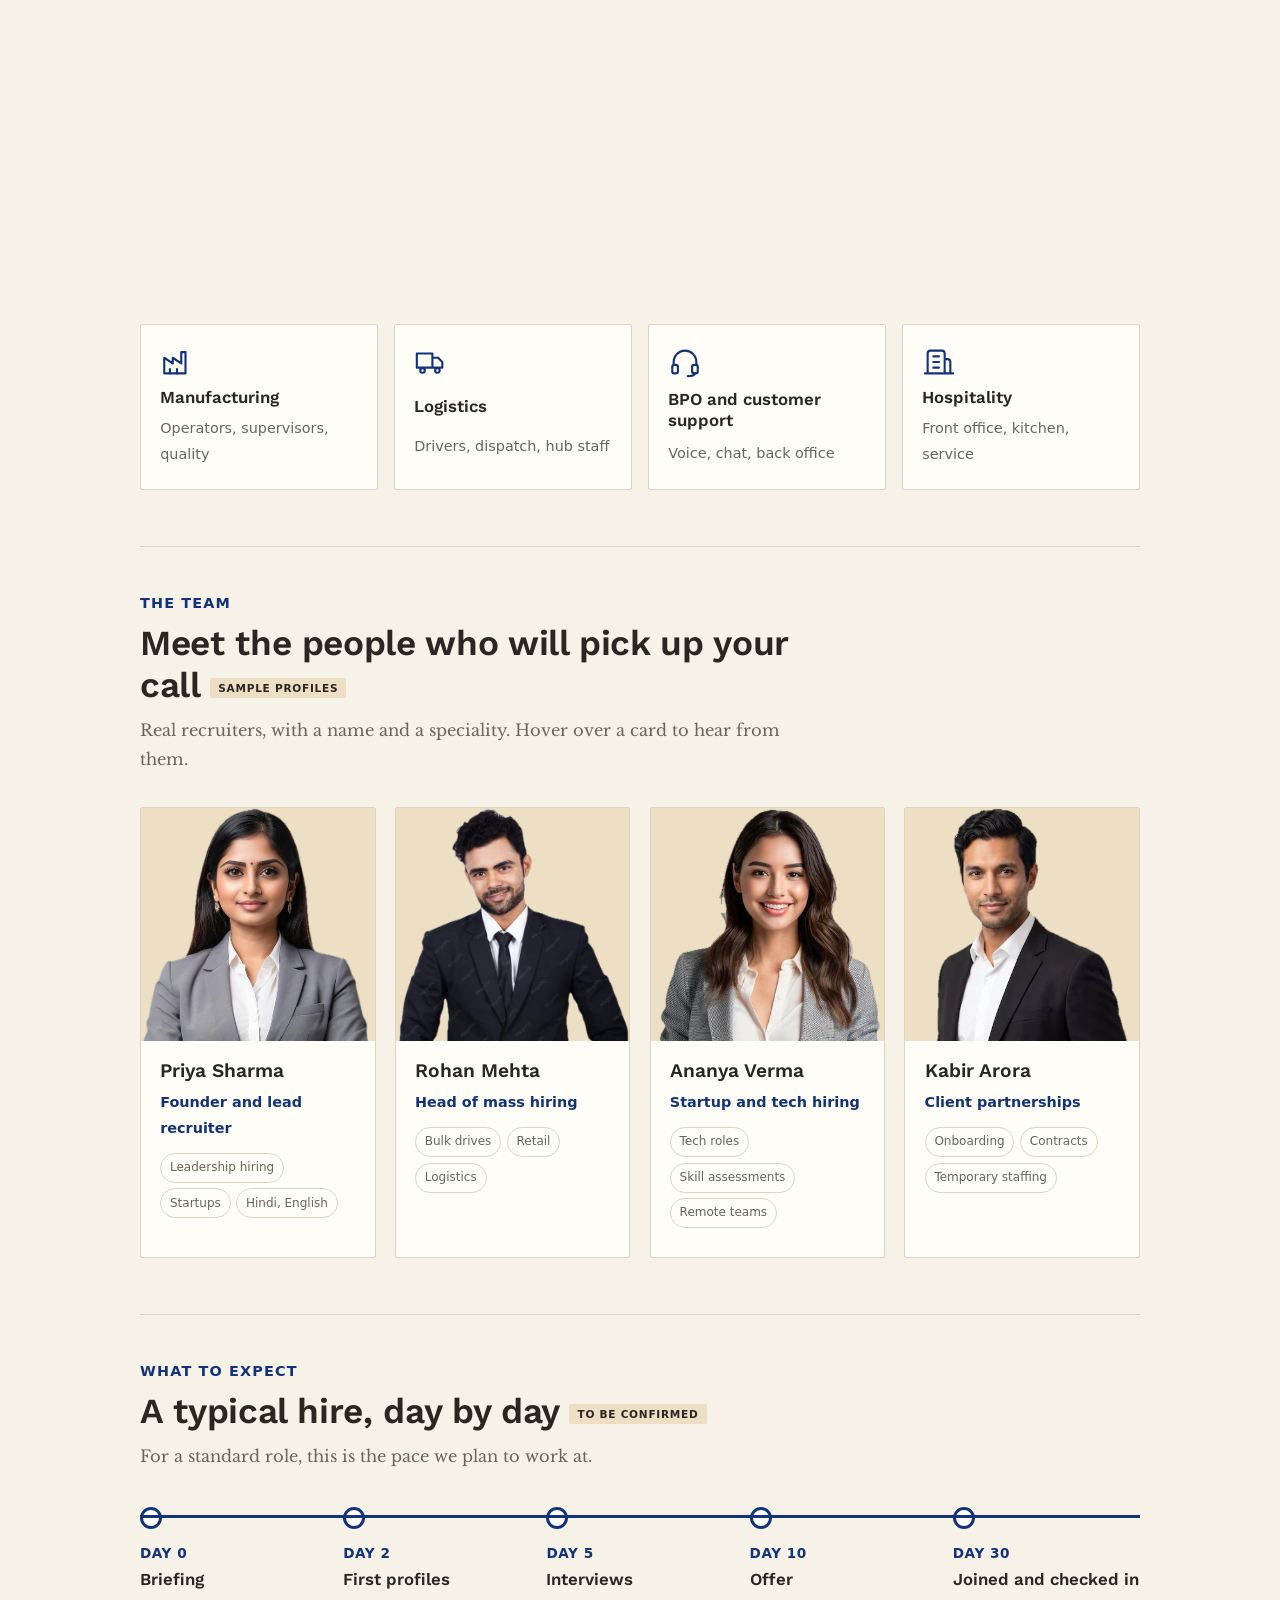
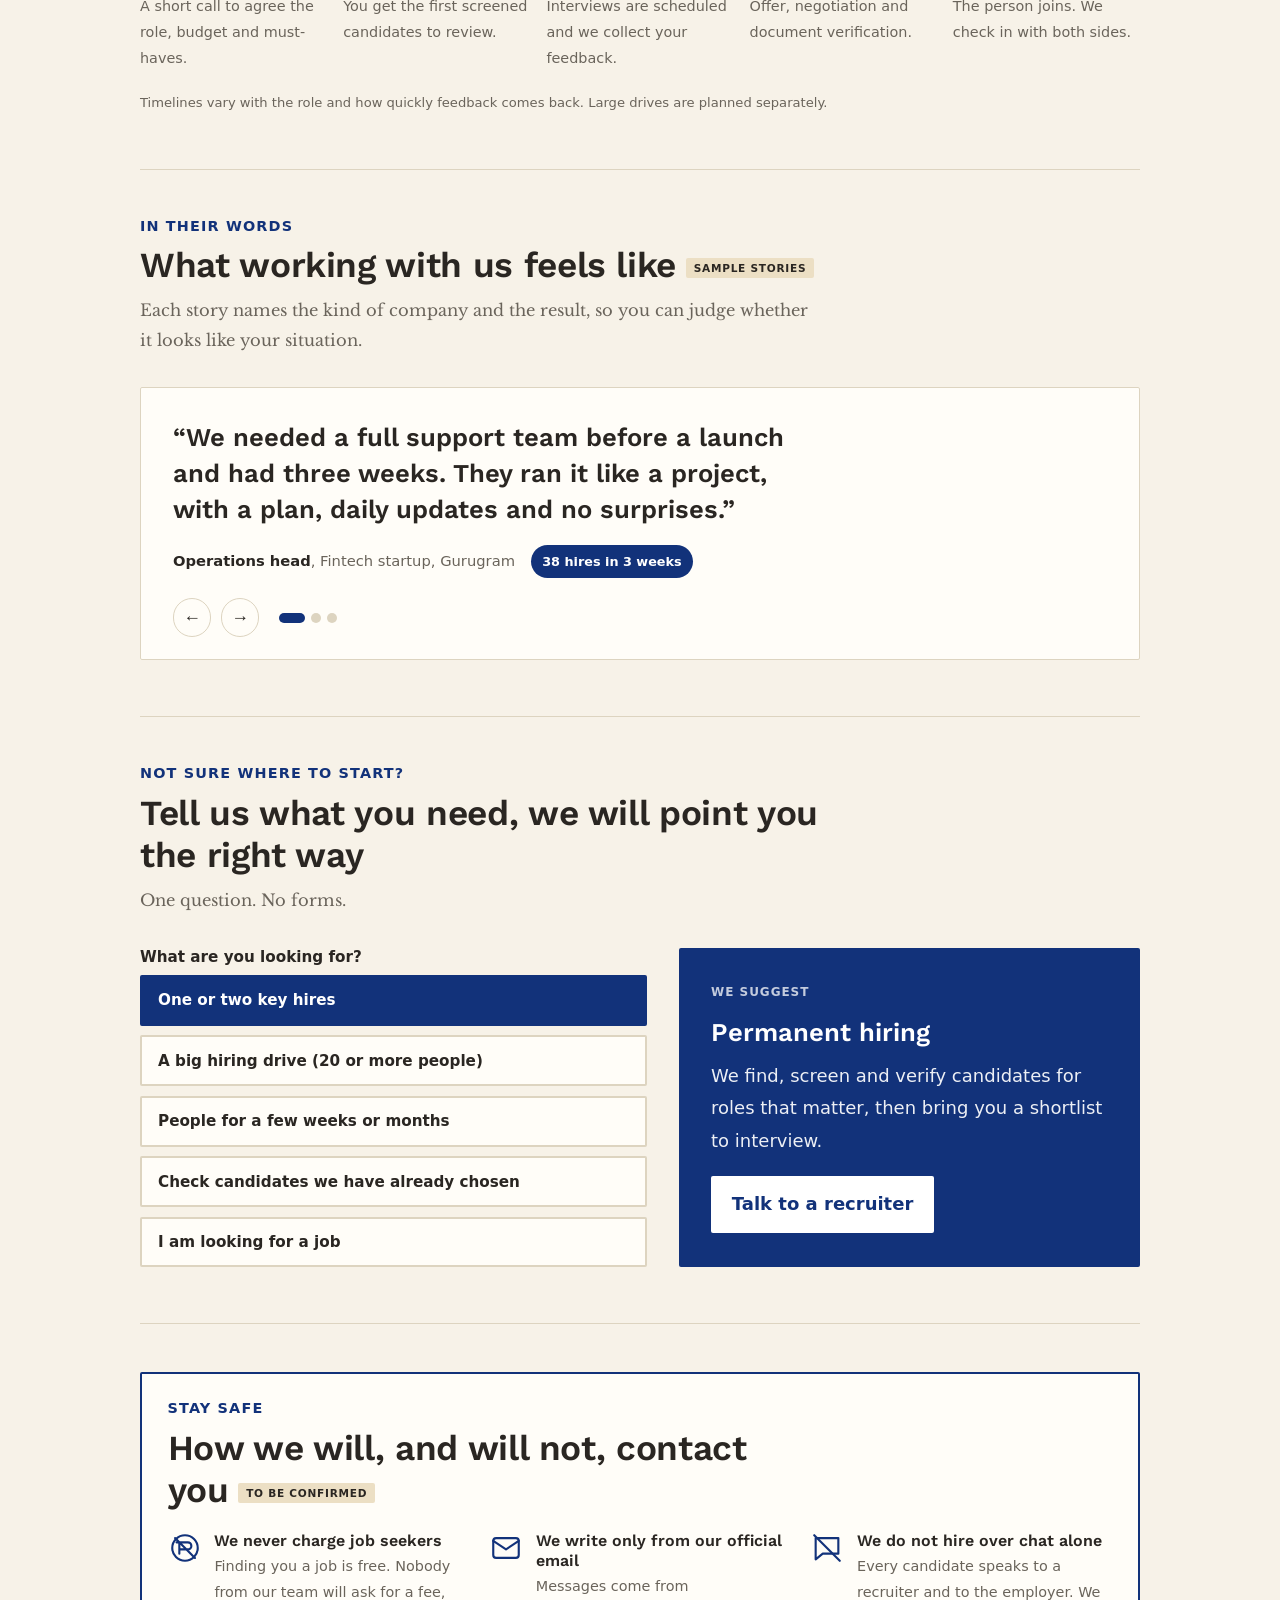
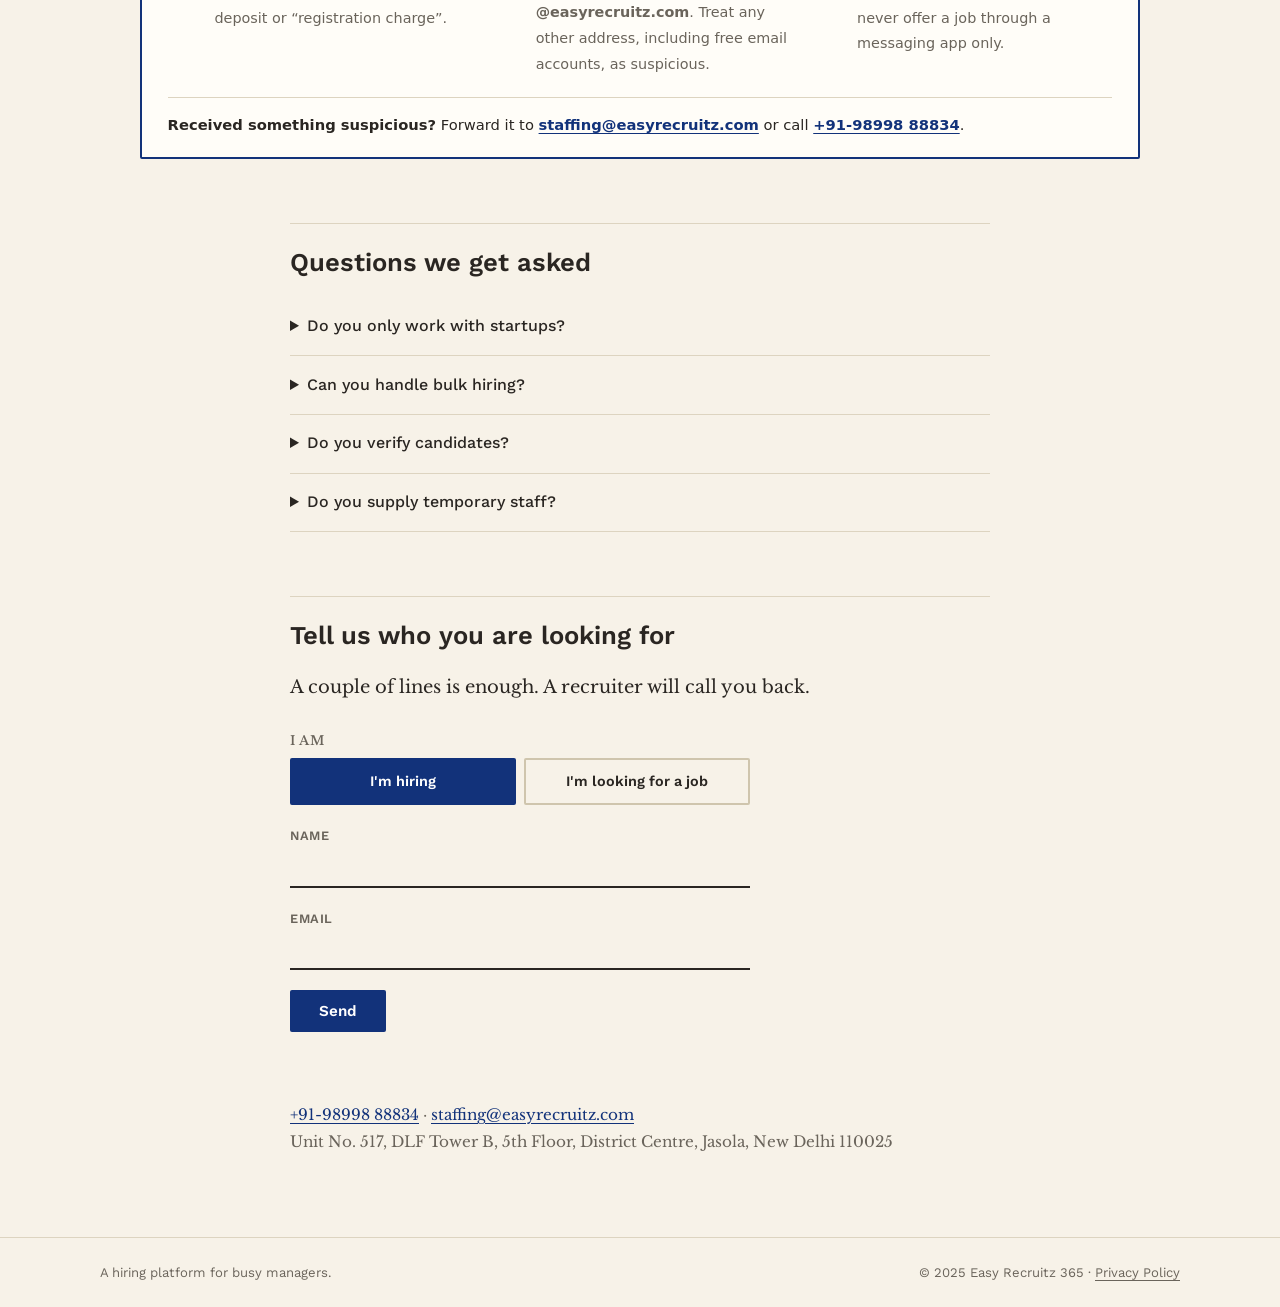
<file: designs/3-warm/index.html>
<!DOCTYPE html>
<html lang="en">
<head>
  <meta charset="UTF-8">
  <meta name="viewport" content="width=device-width, initial-scale=1">
  <title>About Us | Easy Recruitz 365</title>
  <meta name="description" content="Easy Recruitz 365 is a recruitment and staffing firm in New Delhi. A short introduction to who we are and how we hire.">
  <link rel="icon" href="../../assets/logo-hd.png">
  <link rel="preconnect" href="https://fonts.googleapis.com">
  <link rel="preconnect" href="https://fonts.gstatic.com" crossorigin>
  <link href="https://fonts.googleapis.com/css2?family=Libre+Baskerville:ital,wght@0,400;0,700;1,400&family=Work+Sans:wght@400;500;600&display=swap" rel="stylesheet">
  <link rel="stylesheet" href="../../shared/loader.css">
  <link rel="stylesheet" href="../../shared/proposal.css">
  <link rel="stylesheet" href="../../shared/process.css">
  <link rel="stylesheet" href="../../shared/motion.css">
  <link rel="stylesheet" href="../../shared/sections.css">
  <link rel="stylesheet" href="style.css">
  <noscript><style>#loader{display:none}</style></noscript>
</head>
<body data-design="warm">
<svg width="0" height="0" style="position:absolute" aria-hidden="true" focusable="false"><defs>
    <symbol id="i-laptop" viewBox="0 0 24 24"><rect x="4" y="5" width="16" height="11" rx="1.5"/><path d="M2 19h20"/></symbol>
    <symbol id="i-bank" viewBox="0 0 24 24"><path d="M3 10l9-6 9 6M5 10v8M9 10v8M15 10v8M19 10v8M3 20h18"/></symbol>
    <symbol id="i-cart" viewBox="0 0 24 24"><path d="M3 4h2l2.2 10.5h10.6L20 7H6.2"/><circle cx="9" cy="19" r="1.4"/><circle cx="17" cy="19" r="1.4"/></symbol>
    <symbol id="i-heart" viewBox="0 0 24 24"><path d="M12 20s-7-4.4-7-10a4 4 0 0 1 7-2.5A4 4 0 0 1 19 10c0 5.6-7 10-7 10z"/><path d="M8 11h2l1.2-2 1.6 4 1.2-2H16"/></symbol>
    <symbol id="i-factory" viewBox="0 0 24 24"><path d="M3 20V9l6 4V9l6 4V5h3v15z"/><path d="M7 20v-3M12 20v-3"/></symbol>
    <symbol id="i-truck" viewBox="0 0 24 24"><path d="M2 6h11v10H2zM13 9h4l3 3v4h-7"/><circle cx="6" cy="18" r="1.6"/><circle cx="16.5" cy="18" r="1.6"/></symbol>
    <symbol id="i-headset" viewBox="0 0 24 24"><path d="M4 14v-2a8 8 0 0 1 16 0v2"/><rect x="3" y="14" width="4" height="6" rx="1.5"/><rect x="17" y="14" width="4" height="6" rx="1.5"/><path d="M19 20c0 1.5-2 2-5 2"/></symbol>
    <symbol id="i-hotel" viewBox="0 0 24 24"><path d="M4 20V6a2 2 0 0 1 2-2h8a2 2 0 0 1 2 2v14M16 10h2a2 2 0 0 1 2 2v8M2 20h20M8 8h4M8 12h4M8 16h4"/></symbol>
    <symbol id="i-nofee" viewBox="0 0 24 24"><circle cx="12" cy="12" r="9"/><path d="M8 8h6a2.5 2.5 0 0 1 0 5H8m0 0h5M8 8v8M6 8h8M5 5l14 14"/></symbol>
    <symbol id="i-mail" viewBox="0 0 24 24"><rect x="3" y="5" width="18" height="14" rx="2"/><path d="M3 7l9 6 9-6"/></symbol>
    <symbol id="i-chatoff" viewBox="0 0 24 24"><path d="M4 5h16v11H9l-5 4z"/><path d="M3 3l18 18"/></symbol>
  </defs></svg>

<div id="loader" class="l-warm" role="status" aria-label="Loading">
  <div class="loader-mark"><img src="../../assets/logo-hd.png" alt=""></div>
  <div class="loader-bar"></div>
  <p class="loader-text">Elevate your hiring game</p>
</div>

<div class="proposal-bar">
  <span><b>Design proposal</b> &middot; Option 7 of 7 &middot; Warm letter &middot; mock-up, not the live website</span>
  <nav><a href="../../index.html">&larr; All options</a><a href="../2-corporate/index.html">Previous option</a><a href="../4-statement/index.html">Next option</a></nav>
</div>

<header class="site-header">
  <div class="wrap nav">
    <a href="#" class="brand" aria-label="Easy Recruitz 365 home"><img src="../../assets/logo-hd.png" alt="Easy Recruitz 365"></a>
    <button class="nav-toggle" aria-label="Menu" aria-expanded="false"><span></span><span></span><span></span></button>
    <nav class="nav-links" id="nav-links">
      <a href="#">Home</a>
      <a href="#" class="current">About Us</a>
      <a href="#">Services</a>
      <a href="#">Insights</a>
      <a href="#contact">Contact Us</a>
    </nav>
  </div>
</header>

<main>
  <article class="page">
    <header class="opening">
      <p class="kicker">About Easy Recruitz 365</p>
      <h1>Hiring, done by people who care how it turns out.</h1>
      <p class="first">Easy Recruitz 365 is a recruitment and staffing firm in Jasola, New Delhi. For over two years we have worked with startups and growing companies that needed good people quickly, and could not afford the wrong ones. This page is a short introduction to how we work.</p>
      <p class="paths">Hiring? <a href="#how" data-open-tab="employer">See how we work with employers.</a> Looking for a job? <a href="#how" data-open-tab="seeker">See how we work with candidates.</a></p>
    </header>

    <figure class="team">
      <div class="team-art">
        <img src="../../assets/people/recruiter-woman.webp" alt="A recruiter with her arms crossed" width="166" height="533">
        <img src="../../assets/people/employer-man.webp" alt="A hiring manager in a dark suit" width="392" height="703">
        <img src="../../assets/people/jobseeker-woman.webp" alt="A smiling young professional holding a laptop" width="359" height="666">
      </div>
      <figcaption>Recruiters, hiring managers and candidates: the people we work with every day.</figcaption>
    </figure>

    <section>
      <h2>What we believe</h2>
      <p><b>Speed should not cost you quality.</b> A quick hire is only useful if the person is right. Our shortlists are curated for your needs, not padded to look impressive.</p>
      <p><b>People come first.</b> That means candidates as much as clients. We care about experience, cultural fit and whether someone will still be happy in the job a year later.</p>
      <p><b>Recruiters should understand your business.</b> We aim to work as talent strategists, not as one more HR person you have to brief from scratch.</p>
      <p><b>Hiring has to keep up with how people work now.</b> Hybrid, remote or on-site, we find people who fit how you actually operate.</p>
    </section>

    <section>
      <h2>The numbers so far</h2>
      <dl class="figures">
        <div><dt>Joinings</dt><dd><span class="num" data-target="200">200</span>+</dd></div>
        <div><dt>Mass recruitments</dt><dd><span class="num" data-target="500">500</span>+</dd></div>
        <div><dt>Verifications</dt><dd><span class="num" data-target="80">80</span>+</dd></div>
        <div><dt>Assessments done</dt><dd><span class="num" data-target="400">400</span>+</dd></div>
      </dl>
    </section>

    <section>
      <h2>What we do</h2>
      <div class="two">
        <div><h3>Permanent hiring</h3><p>Full-time roles at every level, from a first hire to a team lead.</p></div>
        <div><h3>Mass recruitment</h3><p>Large hiring drives, planned around your headcount and start dates.</p></div>
        <div><h3>Temporary staffing</h3><p>Short-term manpower through our Temporary Staffing Division.</p></div>
        <div><h3>Verification and assessment</h3><p>Background checks and skill assessments before a profile reaches you.</p></div>
      </div>
    </section>

    <section id="how">
      <h2>How it works</h2>
      <p>Whether you are hiring or looking for your next role, here is what to expect. Pick the one that fits you.</p>
      <div class="tabs" role="tablist" aria-label="Who are you?">
        <button role="tab" id="tab-employer" aria-selected="true" aria-controls="panel-employer">I'm hiring</button>
        <button role="tab" id="tab-seeker" aria-selected="false" aria-controls="panel-seeker">I'm looking for a job</button>
      </div>

      <div class="panel" role="tabpanel" id="panel-employer" aria-labelledby="tab-employer">
        <div class="panel-photo"><img src="../../assets/people/employer-man.webp" alt="A hiring manager in a dark suit"></div>
        <div>
          <ol class="flow">
            <li><h3>Tell us what you need <span class="by you">You</span></h3><p>Share the role, the team and the timeline in a short call or form.</p></li>
            <li><h3>We search and screen <span class="by us">Us</span></h3><p>We source candidates and interview them against your brief.</p></li>
            <li><h3>We verify <span class="by us">Us</span></h3><p>Documents, background and skills are checked before you see a profile.</p></li>
            <li><h3>Interview and hire <span class="by you">You</span></h3><p>You meet the shortlist. We support the offer and the joining.</p></li>
          </ol>
          <p class="panel-cta"><a class="btn" href="#contact" data-audience="employer">Start hiring</a></p>
        </div>
      </div>

      <div class="panel" role="tabpanel" id="panel-seeker" aria-labelledby="tab-seeker">
        <div class="panel-photo"><img src="../../assets/people/jobseeker-woman.webp" alt="A smiling young professional holding a laptop"></div>
        <div>
          <ol class="flow">
            <li><h3>Send us your resume <span class="by you">You</span></h3><p>Share your profile and the kind of role you are looking for.</p></li>
            <li><h3>We match you to roles <span class="by us">Us</span></h3><p>A recruiter reviews your profile and talks to you about suitable openings.</p></li>
            <li><h3>Assessment and verification <span class="by us">Us</span></h3><p>Where a role needs it, we run a skill assessment and a document check.</p></li>
            <li><h3>Interview and join <span class="by you">You</span></h3><p>You interview with the employer. We coordinate and support you until you join.</p></li>
          </ol>
          <p class="panel-cta"><a class="btn" href="#contact" data-audience="seeker">Share your resume</a></p>
        </div>
      </div>
    </section>

    
  <section class="ex" id="industries"><div class="ex-in">
    <div class="ex-head"><p class="kick">Industries</p><h2>People for the work your business actually does<span class="sample-tag">Sample content</span></h2><p>From IT teams to warehouse floors, the roles we fill most often.</p></div>
    <ul class="ind"><li class="ex-item"><svg class="ic" aria-hidden="true"><use href="#i-laptop"/></svg><h3>IT and startups</h3><p>Developers, product, support</p></li><li class="ex-item"><svg class="ic" aria-hidden="true"><use href="#i-bank"/></svg><h3>Banking and finance</h3><p>Sales, operations, collections</p></li><li class="ex-item"><svg class="ic" aria-hidden="true"><use href="#i-cart"/></svg><h3>Retail and e-commerce</h3><p>Store, warehouse, delivery</p></li><li class="ex-item"><svg class="ic" aria-hidden="true"><use href="#i-heart"/></svg><h3>Healthcare</h3><p>Front desk, lab, care staff</p></li><li class="ex-item"><svg class="ic" aria-hidden="true"><use href="#i-factory"/></svg><h3>Manufacturing</h3><p>Operators, supervisors, quality</p></li><li class="ex-item"><svg class="ic" aria-hidden="true"><use href="#i-truck"/></svg><h3>Logistics</h3><p>Drivers, dispatch, hub staff</p></li><li class="ex-item"><svg class="ic" aria-hidden="true"><use href="#i-headset"/></svg><h3>BPO and customer support</h3><p>Voice, chat, back office</p></li><li class="ex-item"><svg class="ic" aria-hidden="true"><use href="#i-hotel"/></svg><h3>Hospitality</h3><p>Front office, kitchen, service</p></li></ul>
  </div></section>

  <section class="ex ex-alt" id="team"><div class="ex-in">
    <div class="ex-head"><p class="kick">The team</p><h2>Meet the people who will pick up your call<span class="sample-tag">Sample profiles</span></h2><p>Real recruiters, with a name and a speciality. Hover over a card to hear from them.</p></div>
    <div class="team-grid"><article class="tcard ex-item" tabindex="0"><div class="tphoto"><img src="../../assets/people/woman-grey.webp" alt="Priya Sharma, Founder and lead recruiter" loading="lazy"></div><div class="tinfo"><h3>Priya Sharma</h3><p class="trole">Founder and lead recruiter</p><ul class="chips"><li>Leadership hiring</li><li>Startups</li><li>Hindi, English</li></ul><p class="tquote">&ldquo;I read every shortlist myself before it reaches you.&rdquo;</p></div></article><article class="tcard ex-item" tabindex="0"><div class="tphoto"><img src="../../assets/people/man-suit.webp" alt="Rohan Mehta, Head of mass hiring" loading="lazy"></div><div class="tinfo"><h3>Rohan Mehta</h3><p class="trole">Head of mass hiring</p><ul class="chips"><li>Bulk drives</li><li>Retail</li><li>Logistics</li></ul><p class="tquote">&ldquo;Give me a start date and a headcount. I will give you a plan the same day.&rdquo;</p></div></article><article class="tcard ex-item" tabindex="0"><div class="tphoto"><img src="../../assets/people/woman-tablet.webp" alt="Ananya Verma, Startup and tech hiring" loading="lazy"></div><div class="tinfo"><h3>Ananya Verma</h3><p class="trole">Startup and tech hiring</p><ul class="chips"><li>Tech roles</li><li>Skill assessments</li><li>Remote teams</li></ul><p class="tquote">&ldquo;I would rather send you three right people than thirty maybes.&rdquo;</p></div></article><article class="tcard ex-item" tabindex="0"><div class="tphoto"><img src="../../assets/people/employer-man.webp" alt="Kabir Arora, Client partnerships" loading="lazy"></div><div class="tinfo"><h3>Kabir Arora</h3><p class="trole">Client partnerships</p><ul class="chips"><li>Onboarding</li><li>Contracts</li><li>Temporary staffing</li></ul><p class="tquote">&ldquo;Call me when something goes wrong. That is when we earn our fee.&rdquo;</p></div></article></div>
  </div></section>

  <section class="ex" id="typical-hire"><div class="ex-in">
    <div class="ex-head"><p class="kick">What to expect</p><h2>A typical hire, day by day<span class="sample-tag">To be confirmed</span></h2><p>For a standard role, this is the pace we plan to work at.</p></div>
    <ol class="tl ex-item"><li><span class="day">Day 0</span><h3>Briefing</h3><p>A short call to agree the role, budget and must-haves.</p></li><li><span class="day">Day 2</span><h3>First profiles</h3><p>You get the first screened candidates to review.</p></li><li><span class="day">Day 5</span><h3>Interviews</h3><p>Interviews are scheduled and we collect your feedback.</p></li><li><span class="day">Day 10</span><h3>Offer</h3><p>Offer, negotiation and document verification.</p></li><li><span class="day">Day 30</span><h3>Joined and checked in</h3><p>The person joins. We check in with both sides.</p></li></ol>
    <p class="ex-note">Timelines vary with the role and how quickly feedback comes back. Large drives are planned separately.</p>
  </div></section>

  <section class="ex ex-alt" id="proof"><div class="ex-in">
    <div class="ex-head"><p class="kick">In their words</p><h2>What working with us feels like<span class="sample-tag">Sample stories</span></h2><p>Each story names the kind of company and the result, so you can judge whether it looks like your situation.</p></div>
    <div class="tm ex-item" aria-roledescription="carousel" aria-label="Client stories"><div class="tm-slide is-active"><blockquote>&ldquo;We needed a full support team before a launch and had three weeks. They ran it like a project, with a plan, daily updates and no surprises.&rdquo;</blockquote><div class="tm-who"><span><b>Operations head</b>, Fintech startup, Gurugram</span><span class="metric">38 hires in 3 weeks</span></div></div><div class="tm-slide"><blockquote>&ldquo;The first shortlist reached us in two days, and every candidate had already been verified. I stopped checking resumes myself.&rdquo;</blockquote><div class="tm-who"><span><b>Founder</b>, D2C brand, Delhi</span><span class="metric">First shortlist in 48 hours</span></div></div><div class="tm-slide"><blockquote>&ldquo;Our seasonal staff arrived trained on the paperwork and ready on day one. Our HR team did not have to chase anyone.&rdquo;</blockquote><div class="tm-who"><span><b>HR manager</b>, Logistics company, Noida</span><span class="metric">Seasonal team of 60</span></div></div><div class="tm-ctl"><button type="button" class="tm-prev" aria-label="Previous story">&larr;</button><button type="button" class="tm-next" aria-label="Next story">&rarr;</button><div class="tm-dots" role="group" aria-label="Choose a story"></div></div></div>
  </div></section>

  <section class="ex" id="start"><div class="ex-in">
    <div class="ex-head"><p class="kick">Not sure where to start?</p><h2>Tell us what you need, we will point you the right way</h2><p>One question. No forms.</p></div>
    <div class="pk ex-item">
      <fieldset class="pk-opts"><legend>What are you looking for?</legend><label><input type="radio" name="need" value="permanent" checked><span>One or two key hires</span></label><label><input type="radio" name="need" value="mass"><span>A big hiring drive (20 or more people)</span></label><label><input type="radio" name="need" value="temp"><span>People for a few weeks or months</span></label><label><input type="radio" name="need" value="verify"><span>Check candidates we have already chosen</span></label><label><input type="radio" name="need" value="seeker"><span>I am looking for a job</span></label></fieldset>
      <div class="pk-out" aria-live="polite"><small>We suggest</small><h3>Permanent hiring</h3><p>We find, screen and verify candidates for roles that matter, then bring you a shortlist to interview.</p><a class="btn-go" href="#contact" data-audience="employer">Talk to a recruiter</a></div>
    </div>
  </div></section>

  <section class="ex ex-alt" id="stay-safe"><div class="ex-in">
    <div class="safe ex-item">
      <div class="ex-head" style="margin-bottom:0"><p class="kick">Stay safe</p><h2>How we will, and will not, contact you<span class="sample-tag">To be confirmed</span></h2></div>
      <ul class="safe-grid">
        <li><svg class="ic" aria-hidden="true"><use href="#i-nofee"/></svg><div><h3>We never charge job seekers</h3><p>Finding you a job is free. Nobody from our team will ask for a fee, deposit or &ldquo;registration charge&rdquo;.</p></div></li>
        <li><svg class="ic" aria-hidden="true"><use href="#i-mail"/></svg><div><h3>We write only from our official email</h3><p>Messages come from <b>@easyrecruitz.com</b>. Treat any other address, including free email accounts, as suspicious.</p></div></li>
        <li><svg class="ic" aria-hidden="true"><use href="#i-chatoff"/></svg><div><h3>We do not hire over chat alone</h3><p>Every candidate speaks to a recruiter and to the employer. We never offer a job through a messaging app only.</p></div></li>
      </ul>
      <p class="safe-report"><b>Received something suspicious?</b> Forward it to <a href="mailto:staffing@easyrecruitz.com">staffing@easyrecruitz.com</a> or call <a href="tel:+919899888834">+91-98998 88834</a>.</p>
    </div>
  </div></section>

  <section>
      <h2>Questions we get asked</h2>
      <details><summary>Do you only work with startups?</summary><p>No. We work with startups building their first team as well as large companies expanding quickly. The way we work is the same.</p></details>
      <details><summary>Can you handle bulk hiring?</summary><p>Yes. Mass recruitment is one of our core services.</p></details>
      <details><summary>Do you verify candidates?</summary><p>Yes. Verification and assessment are part of what we offer, and we do them before profiles are shared with you.</p></details>
      <details><summary>Do you supply temporary staff?</summary><p>Yes, through our Temporary Staffing Division.</p></details>
    </section>

    <section class="contact" id="contact">
      <h2>Tell us who you are looking for</h2>
      <p>A couple of lines is enough. A recruiter will call you back.</p>
      <form data-demo-form novalidate>
        <fieldset class="choice">
          <legend>I am</legend>
          <div class="opts">
            <label><input type="radio" name="audience" value="employer" checked><span>I'm hiring</span></label>
            <label><input type="radio" name="audience" value="seeker"><span>I'm looking for a job</span></label>
          </div>
        </fieldset>
        <label>Name<input type="text" name="name" maxlength="100" autocomplete="name" required></label>
        <label>Email<input type="email" name="email" maxlength="254" autocomplete="email" required></label>
        <button class="btn" type="submit">Send</button>
        <p class="form-status" role="status" aria-live="polite"></p>
      </form>
      <p class="details">
        <a href="tel:+919899888834">+91-98998 88834</a> &middot;
        <a href="mailto:staffing@easyrecruitz.com">staffing@easyrecruitz.com</a><br>
        Unit No. 517, DLF Tower B, 5th Floor, District Centre, Jasola, New Delhi 110025
      </p>
    </section>
  </article>
</main>

<footer class="footer">
  <div class="wrap foot">
    <span>A hiring platform for busy managers.</span>
    <span>&copy; 2025 Easy Recruitz 365 &middot; <a href="#">Privacy Policy</a></span>
  </div>
</footer>

<script src="../../shared/script.js"></script>
<script src="../../shared/sections.js"></script>
</body>
</html>
</file>
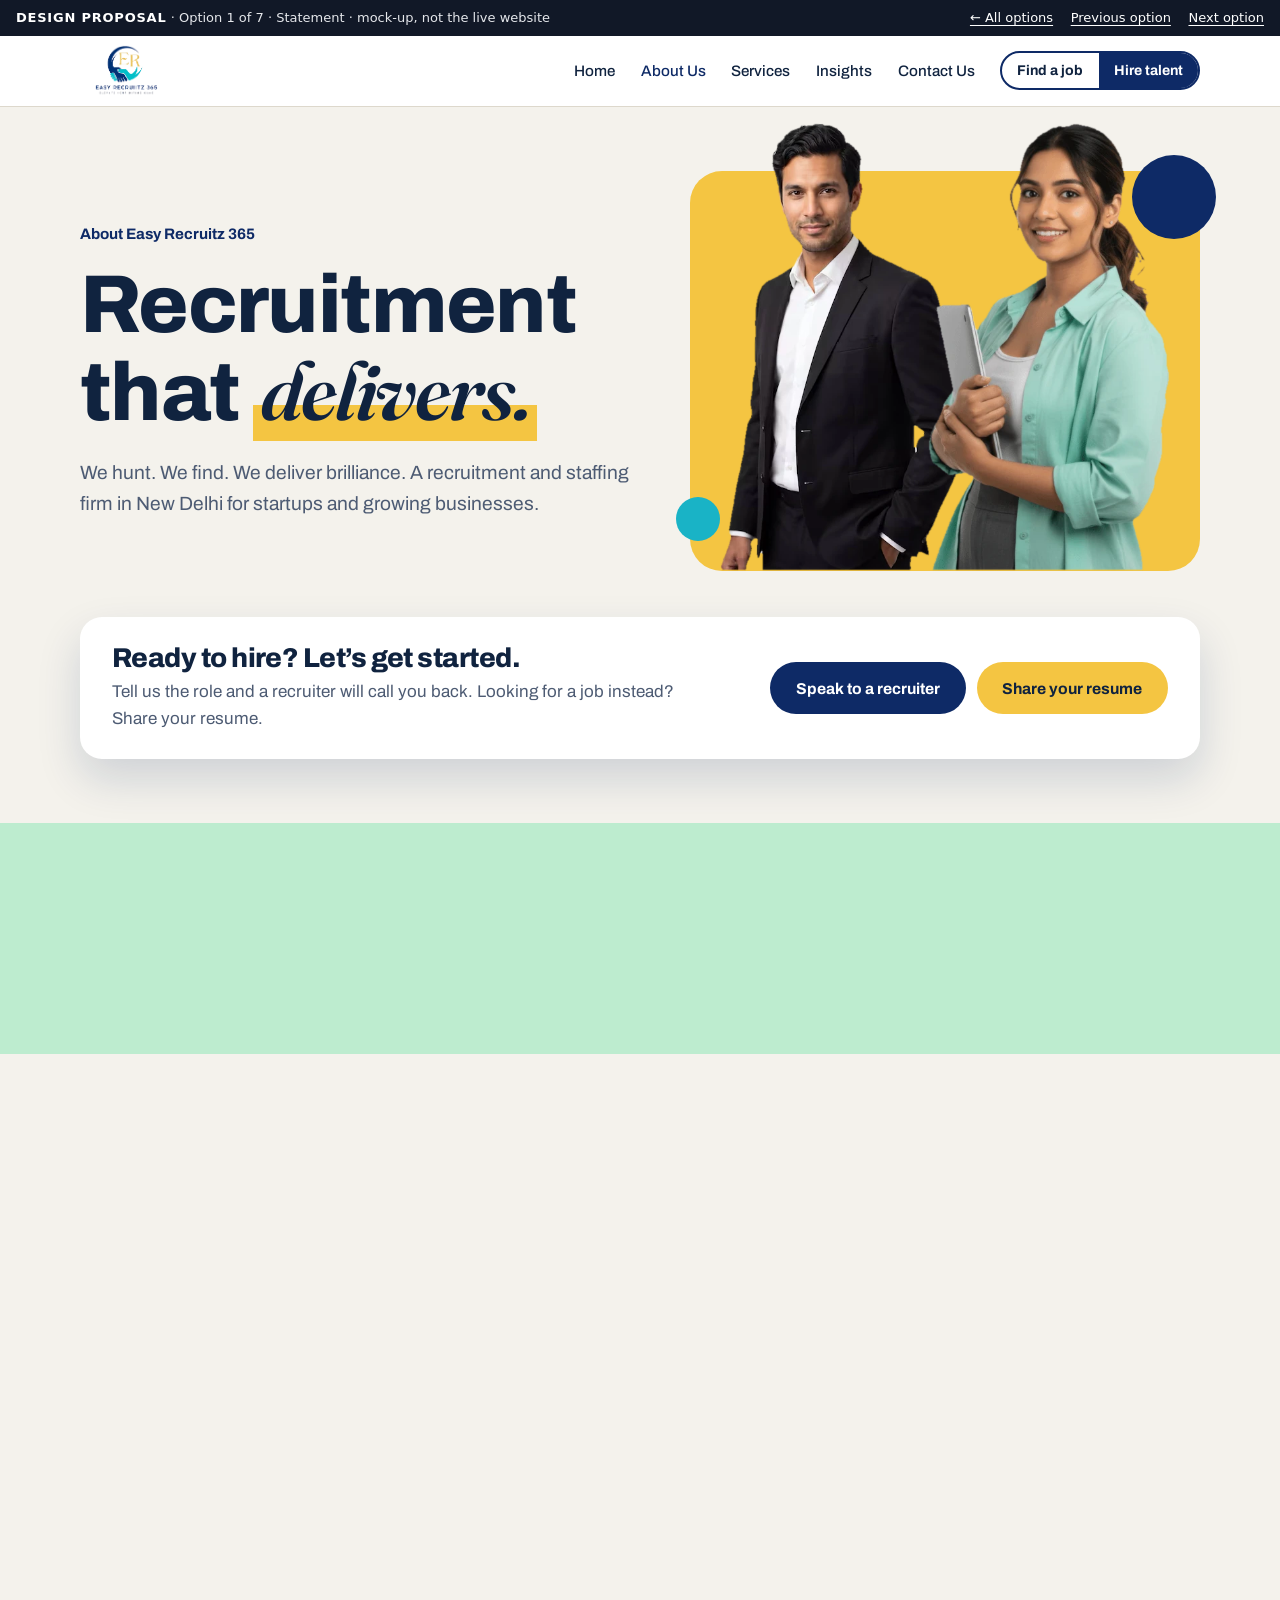
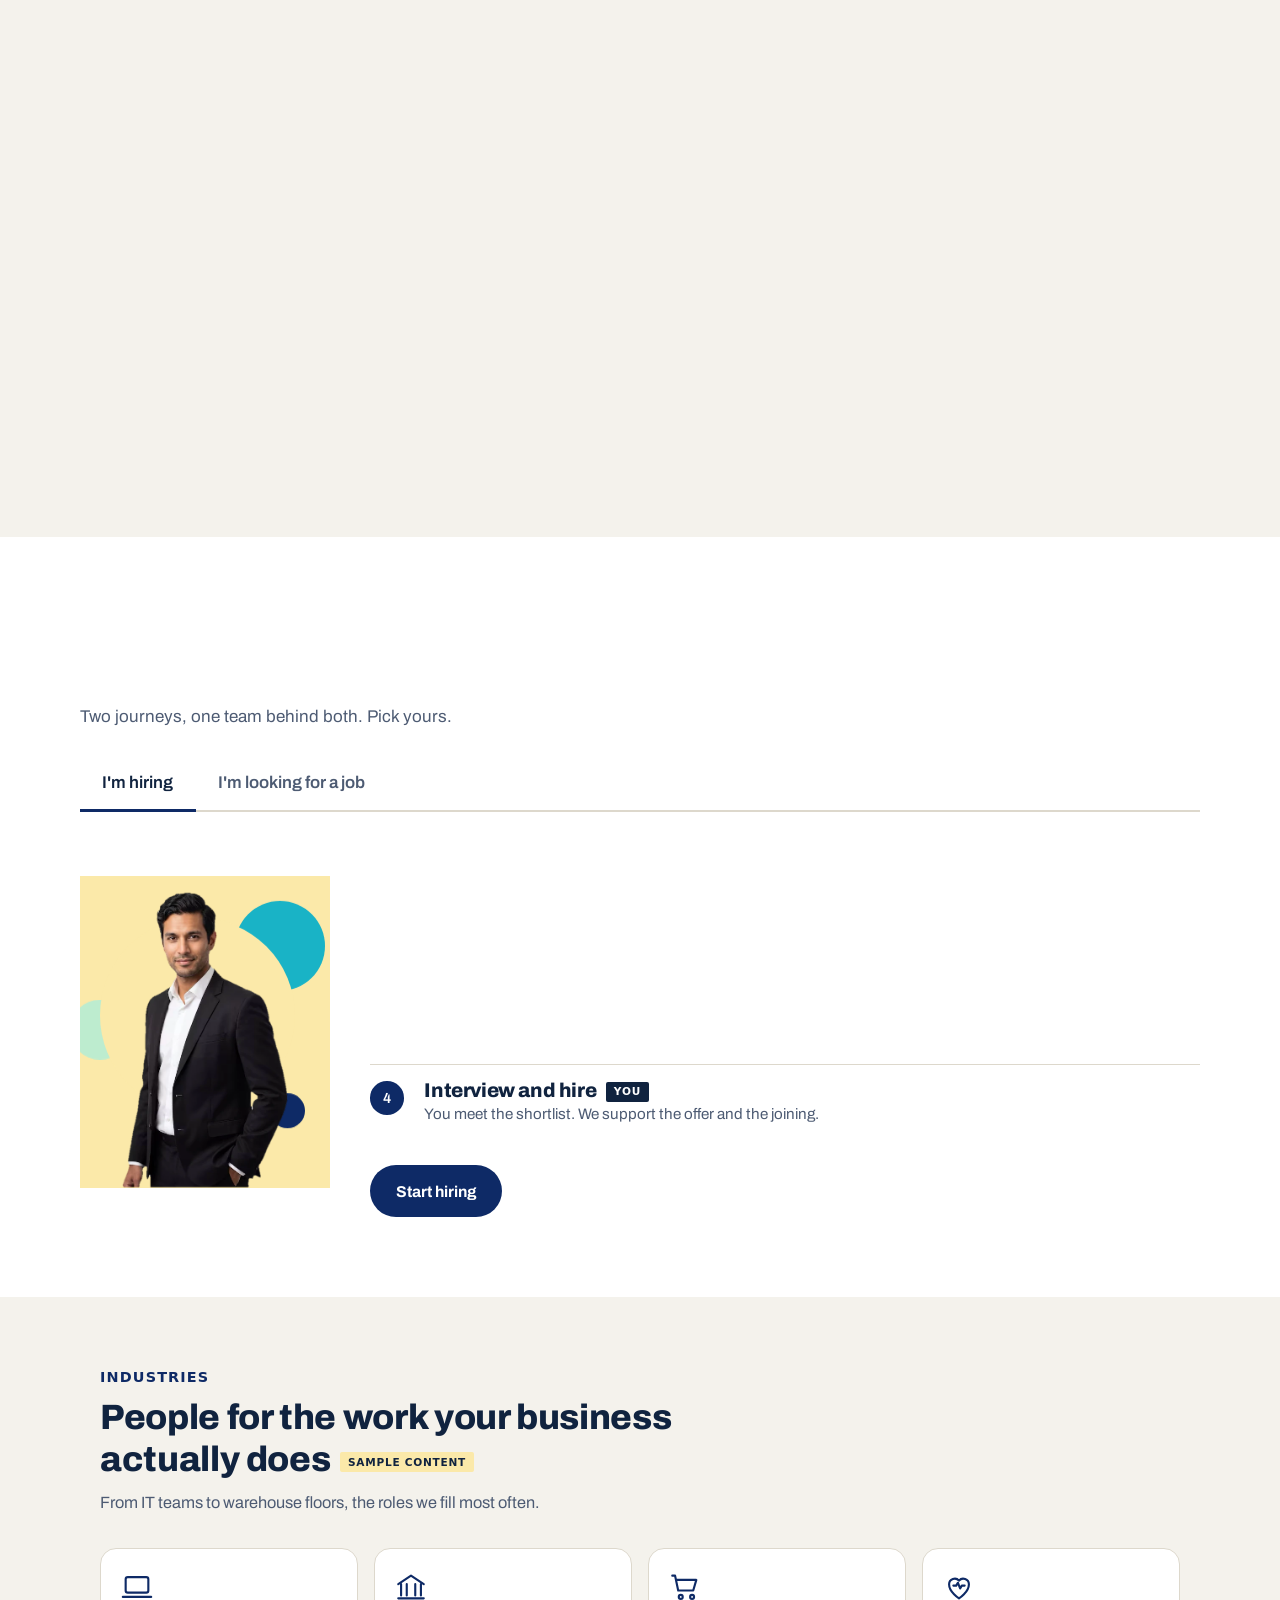
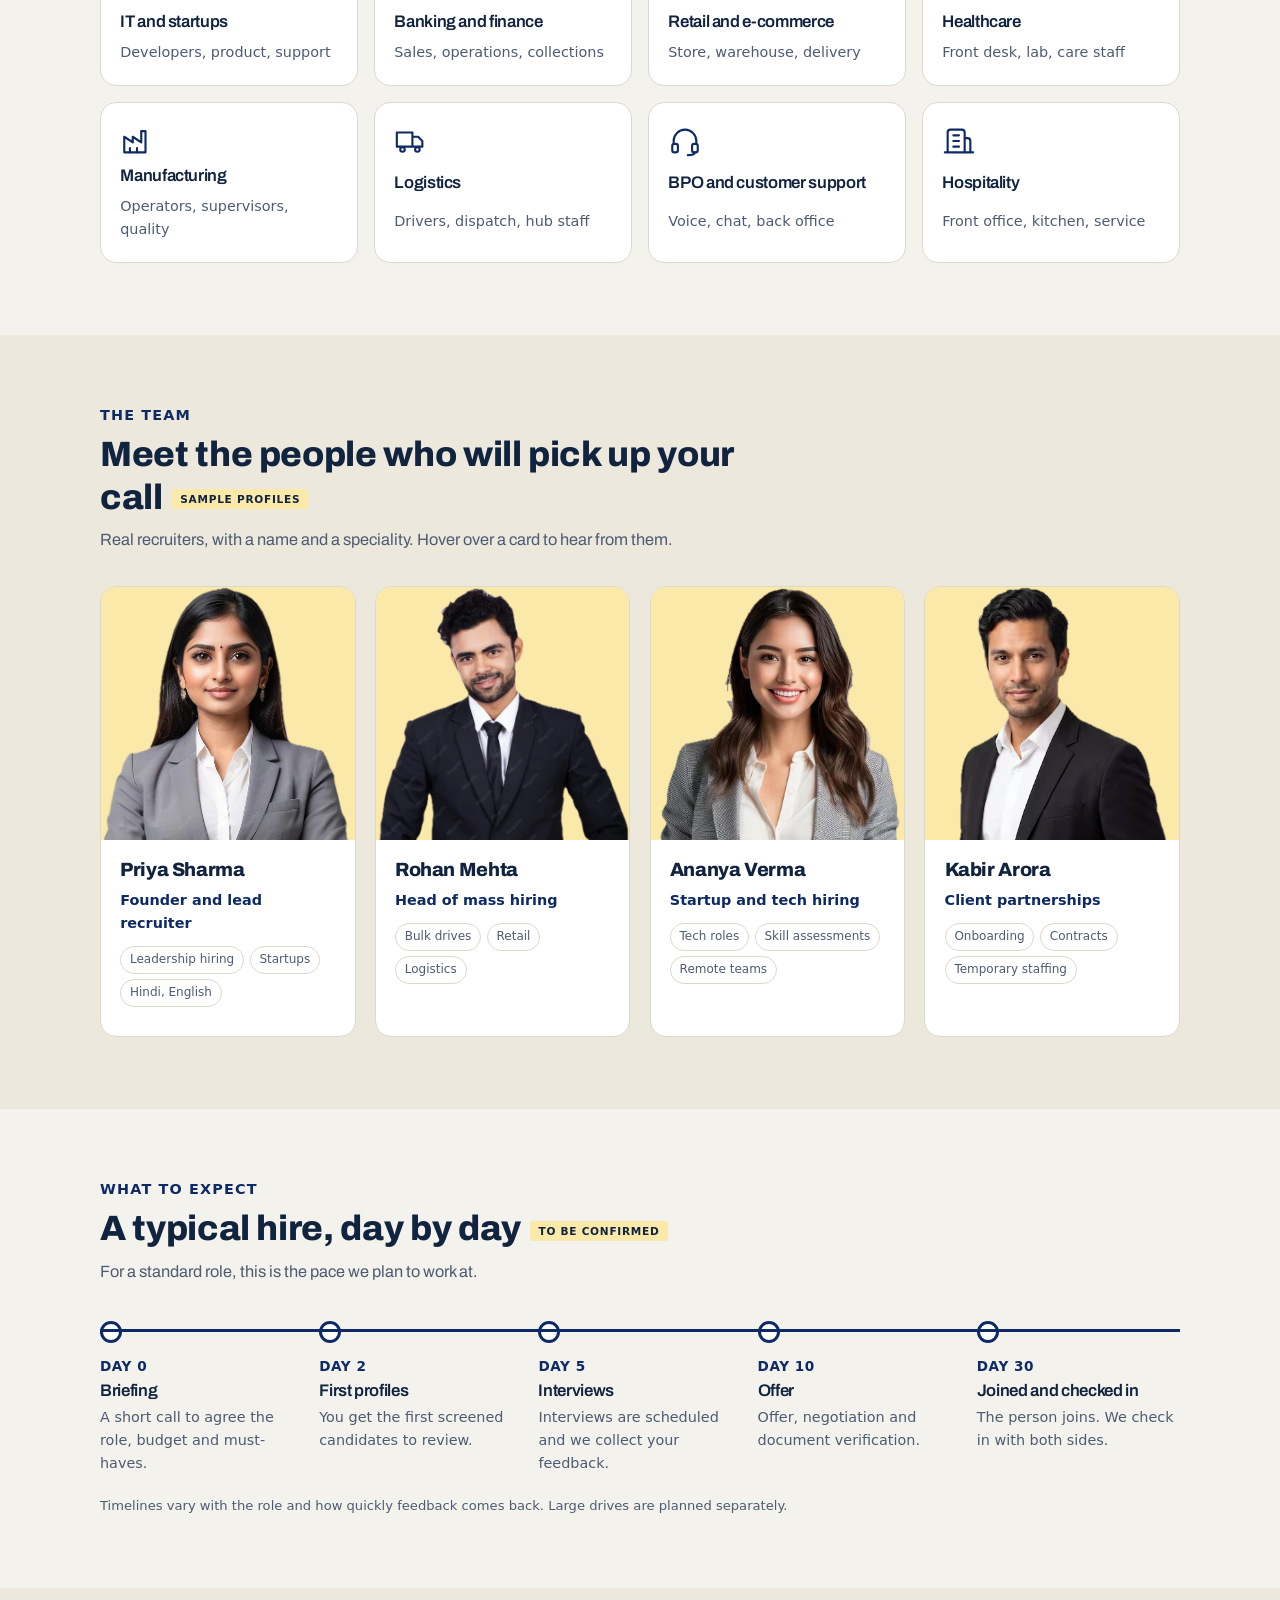
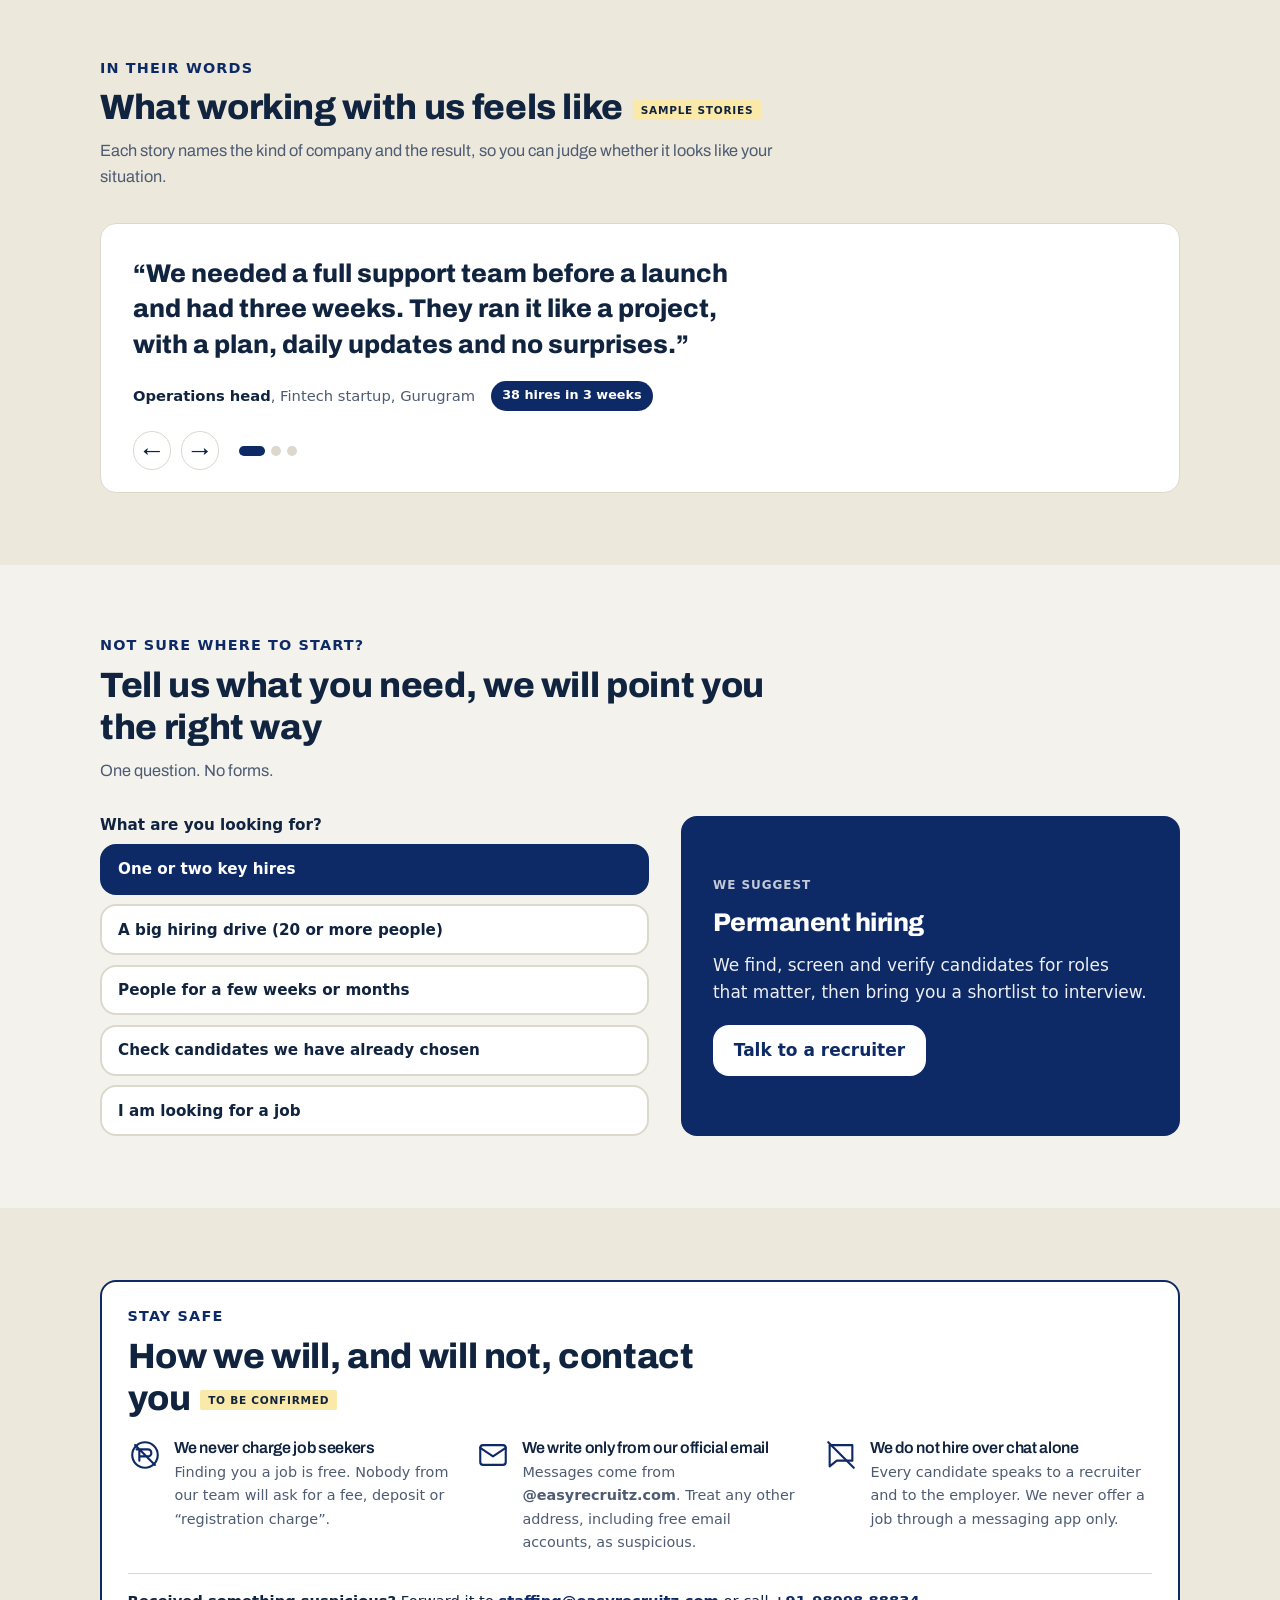
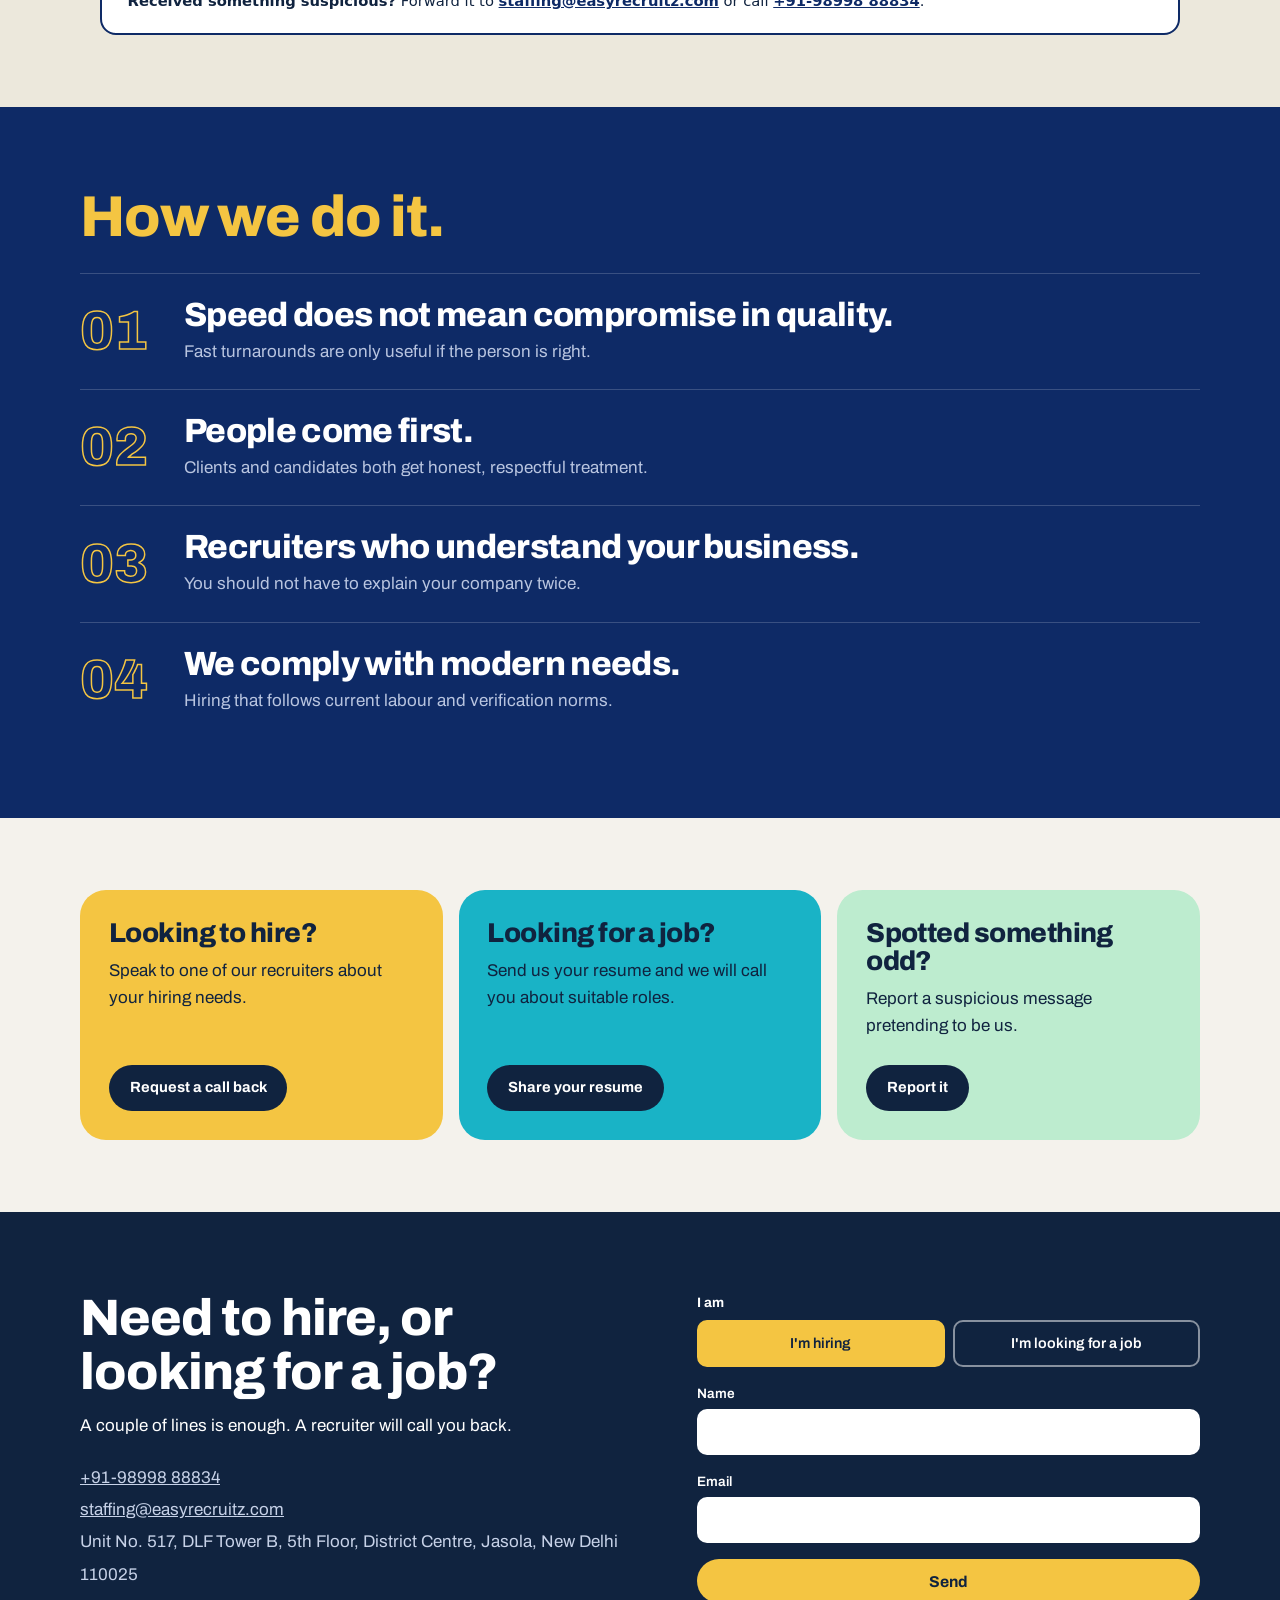
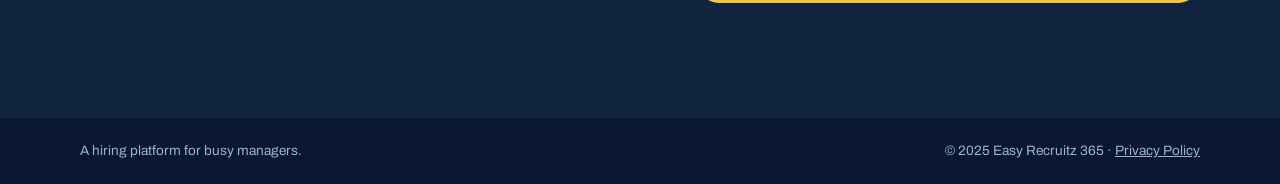
<file: designs/4-statement/index.html>
<!DOCTYPE html>
<html lang="en">
<head>
  <meta charset="UTF-8">
  <meta name="viewport" content="width=device-width, initial-scale=1">
  <title>About Us | Easy Recruitz 365</title>
  <meta name="description" content="Easy Recruitz 365 is a recruitment and staffing firm in New Delhi. We hunt, we find, we deliver brilliance.">
  <link rel="icon" href="../../assets/logo-hd.png">
  <link rel="preconnect" href="https://fonts.googleapis.com">
  <link rel="preconnect" href="https://fonts.gstatic.com" crossorigin>
  <link href="https://fonts.googleapis.com/css2?family=Archivo:wght@400;500;700;800&family=Fraunces:ital,wght@1,600&display=swap" rel="stylesheet">
  <link rel="stylesheet" href="../../shared/loader.css">
  <link rel="stylesheet" href="../../shared/proposal.css">
  <link rel="stylesheet" href="../../shared/process.css">
  <link rel="stylesheet" href="../../shared/motion.css">
  <link rel="stylesheet" href="../../shared/sections.css">
  <link rel="stylesheet" href="style.css">
  <noscript><style>#loader{display:none}</style></noscript>
</head>
<body data-design="statement">
<svg width="0" height="0" style="position:absolute" aria-hidden="true" focusable="false"><defs>
    <symbol id="i-laptop" viewBox="0 0 24 24"><rect x="4" y="5" width="16" height="11" rx="1.5"/><path d="M2 19h20"/></symbol>
    <symbol id="i-bank" viewBox="0 0 24 24"><path d="M3 10l9-6 9 6M5 10v8M9 10v8M15 10v8M19 10v8M3 20h18"/></symbol>
    <symbol id="i-cart" viewBox="0 0 24 24"><path d="M3 4h2l2.2 10.5h10.6L20 7H6.2"/><circle cx="9" cy="19" r="1.4"/><circle cx="17" cy="19" r="1.4"/></symbol>
    <symbol id="i-heart" viewBox="0 0 24 24"><path d="M12 20s-7-4.4-7-10a4 4 0 0 1 7-2.5A4 4 0 0 1 19 10c0 5.6-7 10-7 10z"/><path d="M8 11h2l1.2-2 1.6 4 1.2-2H16"/></symbol>
    <symbol id="i-factory" viewBox="0 0 24 24"><path d="M3 20V9l6 4V9l6 4V5h3v15z"/><path d="M7 20v-3M12 20v-3"/></symbol>
    <symbol id="i-truck" viewBox="0 0 24 24"><path d="M2 6h11v10H2zM13 9h4l3 3v4h-7"/><circle cx="6" cy="18" r="1.6"/><circle cx="16.5" cy="18" r="1.6"/></symbol>
    <symbol id="i-headset" viewBox="0 0 24 24"><path d="M4 14v-2a8 8 0 0 1 16 0v2"/><rect x="3" y="14" width="4" height="6" rx="1.5"/><rect x="17" y="14" width="4" height="6" rx="1.5"/><path d="M19 20c0 1.5-2 2-5 2"/></symbol>
    <symbol id="i-hotel" viewBox="0 0 24 24"><path d="M4 20V6a2 2 0 0 1 2-2h8a2 2 0 0 1 2 2v14M16 10h2a2 2 0 0 1 2 2v8M2 20h20M8 8h4M8 12h4M8 16h4"/></symbol>
    <symbol id="i-nofee" viewBox="0 0 24 24"><circle cx="12" cy="12" r="9"/><path d="M8 8h6a2.5 2.5 0 0 1 0 5H8m0 0h5M8 8v8M6 8h8M5 5l14 14"/></symbol>
    <symbol id="i-mail" viewBox="0 0 24 24"><rect x="3" y="5" width="18" height="14" rx="2"/><path d="M3 7l9 6 9-6"/></symbol>
    <symbol id="i-chatoff" viewBox="0 0 24 24"><path d="M4 5h16v11H9l-5 4z"/><path d="M3 3l18 18"/></symbol>
  </defs></svg>
<svg width="0" height="0" style="position:absolute" aria-hidden="true" focusable="false">
  <defs>
    <symbol id="i-briefcase" viewBox="0 0 24 24"><rect x="3" y="7" width="18" height="13" rx="2"/><path d="M9 7V5a2 2 0 0 1 2-2h2a2 2 0 0 1 2 2v2M3 13h18"/></symbol>
    <symbol id="i-users" viewBox="0 0 24 24"><circle cx="9" cy="8" r="3.2"/><path d="M3 20c0-3.3 2.7-6 6-6s6 2.7 6 6"/><circle cx="17" cy="9" r="2.4"/><path d="M17 14c2.8 0 5 2.2 5 5"/></symbol>
    <symbol id="i-clock" viewBox="0 0 24 24"><circle cx="12" cy="12" r="9"/><path d="M12 7v5l3 2"/></symbol>
    <symbol id="i-shield" viewBox="0 0 24 24"><path d="M12 3l8 3v6c0 4.5-3.2 8-8 9-4.8-1-8-4.5-8-9V6z"/><path d="M8.5 12l2.5 2.5L16 9.5"/></symbol>
    <symbol id="i-usercheck" viewBox="0 0 24 24"><circle cx="9" cy="8" r="3.5"/><path d="M2.5 20c0-3.6 2.9-6.5 6.5-6.5s6.5 2.9 6.5 6.5"/><path d="M16.5 11l2 2 3.5-4"/></symbol>
    <symbol id="i-badge" viewBox="0 0 24 24"><circle cx="12" cy="9" r="5.5"/><path d="M8.5 13.5L7 21l5-2.5 5 2.5-1.5-7.5"/><path d="M9.8 9l1.7 1.7L14.4 7.5"/></symbol>
    <symbol id="i-clipboard" viewBox="0 0 24 24"><rect x="5" y="4" width="14" height="17" rx="2"/><path d="M9 4h6v3H9zM8.5 13l2.2 2.2 4.8-4.7"/></symbol>
  </defs>
</svg>

<div id="loader" class="l-statement" role="status" aria-label="Loading">
  <div class="loader-mark"><img src="../../assets/logo-hd.png" alt=""></div>
  <div class="loader-bar"></div>
  <p class="loader-text">Elevate your hiring game</p>
</div>

<div class="proposal-bar">
  <span><b>Design proposal</b> &middot; Option 1 of 7 &middot; Statement &middot; mock-up, not the live website</span>
  <nav><a href="../../index.html">&larr; All options</a><a href="../3-warm/index.html">Previous option</a><a href="../5-arch/index.html">Next option</a></nav>
</div>

<header class="site-header">
  <div class="wrap nav">
    <a href="#" class="brand" aria-label="Easy Recruitz 365 home"><img src="../../assets/logo-hd.png" alt="Easy Recruitz 365"></a>
    <button class="nav-toggle" aria-label="Menu" aria-expanded="false"><span></span><span></span><span></span></button>
    <nav class="nav-links" id="nav-links">
      <a href="#">Home</a>
      <a href="#" class="current">About Us</a>
      <a href="#">Services</a>
      <a href="#">Insights</a>
      <a href="#contact">Contact Us</a>
      <span class="seg"><a href="#how" data-open-tab="seeker">Find a job</a><a href="#contact" data-audience="employer" class="on">Hire talent</a></span>
    </nav>
  </div>
</header>

<main>
  <section class="hero4"><div class="wrap hero4-grid">
    <div class="hero-text">
      <p class="kick4">About Easy Recruitz 365</p>
      <h1>Recruitment that <em>delivers.</em></h1>
      <p class="lead">We hunt. We find. We deliver brilliance. A recruitment and staffing firm in New Delhi for startups and growing businesses.</p>
    </div>
    <div class="hero-art block4">
      <img src="../../assets/people/employer-man.webp" alt="A hiring manager in a dark suit" width="392" height="703">
      <img src="../../assets/people/jobseeker-woman.webp" alt="A smiling young professional holding a laptop" width="359" height="666">
    </div>
  </div></section>

  <div class="wrap"><div class="ctacard">
    <div><h2>Ready to hire? Let&rsquo;s get started.</h2><p>Tell us the role and a recruiter will call you back. Looking for a job instead? Share your resume.</p></div>
    <div class="ctabtns"><a class="btn" href="#contact" data-audience="employer">Speak to a recruiter</a><a class="btn btn-dark" href="#contact" data-audience="seeker">Share your resume</a></div>
  </div></div>

  <section class="stats4"><div class="wrap stats-grid"><div class="ex-item"><svg class="ic" aria-hidden="true"><use href="#i-usercheck"/></svg><span class="big"><span class="num" data-target="200">200</span>+</span><span class="cap">Joinings</span></div><div class="ex-item"><svg class="ic" aria-hidden="true"><use href="#i-users"/></svg><span class="big"><span class="num" data-target="500">500</span>+</span><span class="cap">Mass recruitments</span></div><div class="ex-item"><svg class="ic" aria-hidden="true"><use href="#i-badge"/></svg><span class="big"><span class="num" data-target="80">80</span>+</span><span class="cap">Verifications</span></div><div class="ex-item"><svg class="ic" aria-hidden="true"><use href="#i-clipboard"/></svg><span class="big"><span class="num" data-target="400">400</span>+</span><span class="cap">Assessments done</span></div></div></section>

  <section class="who4 wrap">
    <div class="ex-item"><h2>Who we are</h2><p>Easy Recruitz 365 is a talent partner for companies that are growing faster than their HR team. We handle sourcing, screening, verification and joining follow-up, so hiring managers can stay on their actual jobs.</p><p>Whether it is one important hire or a hundred people next month, the same team stays with the requirement from the first call to the first day.</p></div>
    <figure class="cutout"><img src="../../assets/people/woman-grey.webp" alt="A recruiter with her arms crossed" width="537" height="1000"></figure>
  </section>

  <section class="svc4"><div class="wrap">
    <h2 class="ex-item">What we do</h2>
    <div class="svc-grid"><article class="svc ex-item c1"><svg class="ic" aria-hidden="true"><use href="#i-briefcase"/></svg><h3>Permanent hiring</h3><p>Full-time roles at every level, from a first hire to a team lead.</p></article><article class="svc ex-item c2"><svg class="ic" aria-hidden="true"><use href="#i-users"/></svg><h3>Mass recruitment</h3><p>Large hiring drives, planned around your headcount and start dates.</p></article><article class="svc ex-item c3"><svg class="ic" aria-hidden="true"><use href="#i-clock"/></svg><h3>Temporary staffing</h3><p>Short-term manpower through our Temporary Staffing Division.</p></article><article class="svc ex-item c4"><svg class="ic" aria-hidden="true"><use href="#i-shield"/></svg><h3>Verification and assessment</h3><p>Background checks and skill assessments before a profile reaches you.</p></article></div>
  </div></section>

  <section class="how4" id="how"><div class="wrap">
    <h2 class="ex-item">How it works</h2>
    <p class="how-note">Two journeys, one team behind both. Pick yours.</p>
    <div class="tabs" role="tablist" aria-label="Who are you?">
        <button role="tab" id="tab-employer" aria-selected="true" aria-controls="panel-employer">I'm hiring</button>
        <button role="tab" id="tab-seeker" aria-selected="false" aria-controls="panel-seeker">I'm looking for a job</button>
      </div>

      <div class="panel" role="tabpanel" id="panel-employer" aria-labelledby="tab-employer">
        <div class="panel-photo"><img src="../../assets/people/employer-man.webp" alt="A hiring manager in a dark suit"></div>
        <div>
          <ol class="flow">
            <li><h3>Tell us what you need <span class="by you">You</span></h3><p>Share the role, the team and the timeline in a short call or form.</p></li>
            <li><h3>We search and screen <span class="by us">Us</span></h3><p>We source candidates and interview them against your brief.</p></li>
            <li><h3>We verify <span class="by us">Us</span></h3><p>Documents, background and skills are checked before you see a profile.</p></li>
            <li><h3>Interview and hire <span class="by you">You</span></h3><p>You meet the shortlist. We support the offer and the joining.</p></li>
          </ol>
          <p class="panel-cta"><a class="btn" href="#contact" data-audience="employer">Start hiring</a></p>
        </div>
      </div>

      <div class="panel" role="tabpanel" id="panel-seeker" aria-labelledby="tab-seeker">
        <div class="panel-photo"><img src="../../assets/people/jobseeker-woman.webp" alt="A smiling young professional holding a laptop"></div>
        <div>
          <ol class="flow">
            <li><h3>Send us your resume <span class="by you">You</span></h3><p>Share your profile and the kind of role you are looking for.</p></li>
            <li><h3>We match you to roles <span class="by us">Us</span></h3><p>A recruiter reviews your profile and talks to you about suitable openings.</p></li>
            <li><h3>Assessment and verification <span class="by us">Us</span></h3><p>Where a role needs it, we run a skill assessment and a document check.</p></li>
            <li><h3>Interview and join <span class="by you">You</span></h3><p>You interview with the employer. We coordinate and support you until you join.</p></li>
          </ol>
          <p class="panel-cta"><a class="btn" href="#contact" data-audience="seeker">Share your resume</a></p>
        </div>
      </div>
    </div>
  </div></section>

  <section class="ex" id="industries"><div class="ex-in">
    <div class="ex-head"><p class="kick">Industries</p><h2>People for the work your business actually does<span class="sample-tag">Sample content</span></h2><p>From IT teams to warehouse floors, the roles we fill most often.</p></div>
    <ul class="ind"><li class="ex-item"><svg class="ic" aria-hidden="true"><use href="#i-laptop"/></svg><h3>IT and startups</h3><p>Developers, product, support</p></li><li class="ex-item"><svg class="ic" aria-hidden="true"><use href="#i-bank"/></svg><h3>Banking and finance</h3><p>Sales, operations, collections</p></li><li class="ex-item"><svg class="ic" aria-hidden="true"><use href="#i-cart"/></svg><h3>Retail and e-commerce</h3><p>Store, warehouse, delivery</p></li><li class="ex-item"><svg class="ic" aria-hidden="true"><use href="#i-heart"/></svg><h3>Healthcare</h3><p>Front desk, lab, care staff</p></li><li class="ex-item"><svg class="ic" aria-hidden="true"><use href="#i-factory"/></svg><h3>Manufacturing</h3><p>Operators, supervisors, quality</p></li><li class="ex-item"><svg class="ic" aria-hidden="true"><use href="#i-truck"/></svg><h3>Logistics</h3><p>Drivers, dispatch, hub staff</p></li><li class="ex-item"><svg class="ic" aria-hidden="true"><use href="#i-headset"/></svg><h3>BPO and customer support</h3><p>Voice, chat, back office</p></li><li class="ex-item"><svg class="ic" aria-hidden="true"><use href="#i-hotel"/></svg><h3>Hospitality</h3><p>Front office, kitchen, service</p></li></ul>
  </div></section>

  <section class="ex ex-alt" id="team"><div class="ex-in">
    <div class="ex-head"><p class="kick">The team</p><h2>Meet the people who will pick up your call<span class="sample-tag">Sample profiles</span></h2><p>Real recruiters, with a name and a speciality. Hover over a card to hear from them.</p></div>
    <div class="team-grid"><article class="tcard ex-item" tabindex="0"><div class="tphoto"><img src="../../assets/people/woman-grey.webp" alt="Priya Sharma, Founder and lead recruiter" loading="lazy"></div><div class="tinfo"><h3>Priya Sharma</h3><p class="trole">Founder and lead recruiter</p><ul class="chips"><li>Leadership hiring</li><li>Startups</li><li>Hindi, English</li></ul><p class="tquote">&ldquo;I read every shortlist myself before it reaches you.&rdquo;</p></div></article><article class="tcard ex-item" tabindex="0"><div class="tphoto"><img src="../../assets/people/man-suit.webp" alt="Rohan Mehta, Head of mass hiring" loading="lazy"></div><div class="tinfo"><h3>Rohan Mehta</h3><p class="trole">Head of mass hiring</p><ul class="chips"><li>Bulk drives</li><li>Retail</li><li>Logistics</li></ul><p class="tquote">&ldquo;Give me a start date and a headcount. I will give you a plan the same day.&rdquo;</p></div></article><article class="tcard ex-item" tabindex="0"><div class="tphoto"><img src="../../assets/people/woman-tablet.webp" alt="Ananya Verma, Startup and tech hiring" loading="lazy"></div><div class="tinfo"><h3>Ananya Verma</h3><p class="trole">Startup and tech hiring</p><ul class="chips"><li>Tech roles</li><li>Skill assessments</li><li>Remote teams</li></ul><p class="tquote">&ldquo;I would rather send you three right people than thirty maybes.&rdquo;</p></div></article><article class="tcard ex-item" tabindex="0"><div class="tphoto"><img src="../../assets/people/employer-man.webp" alt="Kabir Arora, Client partnerships" loading="lazy"></div><div class="tinfo"><h3>Kabir Arora</h3><p class="trole">Client partnerships</p><ul class="chips"><li>Onboarding</li><li>Contracts</li><li>Temporary staffing</li></ul><p class="tquote">&ldquo;Call me when something goes wrong. That is when we earn our fee.&rdquo;</p></div></article></div>
  </div></section>

  <section class="ex" id="typical-hire"><div class="ex-in">
    <div class="ex-head"><p class="kick">What to expect</p><h2>A typical hire, day by day<span class="sample-tag">To be confirmed</span></h2><p>For a standard role, this is the pace we plan to work at.</p></div>
    <ol class="tl ex-item"><li><span class="day">Day 0</span><h3>Briefing</h3><p>A short call to agree the role, budget and must-haves.</p></li><li><span class="day">Day 2</span><h3>First profiles</h3><p>You get the first screened candidates to review.</p></li><li><span class="day">Day 5</span><h3>Interviews</h3><p>Interviews are scheduled and we collect your feedback.</p></li><li><span class="day">Day 10</span><h3>Offer</h3><p>Offer, negotiation and document verification.</p></li><li><span class="day">Day 30</span><h3>Joined and checked in</h3><p>The person joins. We check in with both sides.</p></li></ol>
    <p class="ex-note">Timelines vary with the role and how quickly feedback comes back. Large drives are planned separately.</p>
  </div></section>

  <section class="ex ex-alt" id="proof"><div class="ex-in">
    <div class="ex-head"><p class="kick">In their words</p><h2>What working with us feels like<span class="sample-tag">Sample stories</span></h2><p>Each story names the kind of company and the result, so you can judge whether it looks like your situation.</p></div>
    <div class="tm ex-item" aria-roledescription="carousel" aria-label="Client stories"><div class="tm-slide is-active"><blockquote>&ldquo;We needed a full support team before a launch and had three weeks. They ran it like a project, with a plan, daily updates and no surprises.&rdquo;</blockquote><div class="tm-who"><span><b>Operations head</b>, Fintech startup, Gurugram</span><span class="metric">38 hires in 3 weeks</span></div></div><div class="tm-slide"><blockquote>&ldquo;The first shortlist reached us in two days, and every candidate had already been verified. I stopped checking resumes myself.&rdquo;</blockquote><div class="tm-who"><span><b>Founder</b>, D2C brand, Delhi</span><span class="metric">First shortlist in 48 hours</span></div></div><div class="tm-slide"><blockquote>&ldquo;Our seasonal staff arrived trained on the paperwork and ready on day one. Our HR team did not have to chase anyone.&rdquo;</blockquote><div class="tm-who"><span><b>HR manager</b>, Logistics company, Noida</span><span class="metric">Seasonal team of 60</span></div></div><div class="tm-ctl"><button type="button" class="tm-prev" aria-label="Previous story">&larr;</button><button type="button" class="tm-next" aria-label="Next story">&rarr;</button><div class="tm-dots" role="group" aria-label="Choose a story"></div></div></div>
  </div></section>

  <section class="ex" id="start"><div class="ex-in">
    <div class="ex-head"><p class="kick">Not sure where to start?</p><h2>Tell us what you need, we will point you the right way</h2><p>One question. No forms.</p></div>
    <div class="pk ex-item">
      <fieldset class="pk-opts"><legend>What are you looking for?</legend><label><input type="radio" name="need" value="permanent" checked><span>One or two key hires</span></label><label><input type="radio" name="need" value="mass"><span>A big hiring drive (20 or more people)</span></label><label><input type="radio" name="need" value="temp"><span>People for a few weeks or months</span></label><label><input type="radio" name="need" value="verify"><span>Check candidates we have already chosen</span></label><label><input type="radio" name="need" value="seeker"><span>I am looking for a job</span></label></fieldset>
      <div class="pk-out" aria-live="polite"><small>We suggest</small><h3>Permanent hiring</h3><p>We find, screen and verify candidates for roles that matter, then bring you a shortlist to interview.</p><a class="btn-go" href="#contact" data-audience="employer">Talk to a recruiter</a></div>
    </div>
  </div></section>

  <section class="ex ex-alt" id="stay-safe"><div class="ex-in">
    <div class="safe ex-item">
      <div class="ex-head" style="margin-bottom:0"><p class="kick">Stay safe</p><h2>How we will, and will not, contact you<span class="sample-tag">To be confirmed</span></h2></div>
      <ul class="safe-grid">
        <li><svg class="ic" aria-hidden="true"><use href="#i-nofee"/></svg><div><h3>We never charge job seekers</h3><p>Finding you a job is free. Nobody from our team will ask for a fee, deposit or &ldquo;registration charge&rdquo;.</p></div></li>
        <li><svg class="ic" aria-hidden="true"><use href="#i-mail"/></svg><div><h3>We write only from our official email</h3><p>Messages come from <b>@easyrecruitz.com</b>. Treat any other address, including free email accounts, as suspicious.</p></div></li>
        <li><svg class="ic" aria-hidden="true"><use href="#i-chatoff"/></svg><div><h3>We do not hire over chat alone</h3><p>Every candidate speaks to a recruiter and to the employer. We never offer a job through a messaging app only.</p></div></li>
      </ul>
      <p class="safe-report"><b>Received something suspicious?</b> Forward it to <a href="mailto:staffing@easyrecruitz.com">staffing@easyrecruitz.com</a> or call <a href="tel:+919899888834">+91-98998 88834</a>.</p>
    </div>
  </div></section>

  
  <section class="motto4"><div class="wrap">
    <h2 class="ex-item">How we do it.</h2>
    <ol><li class="ex-item"><span class="mn">01</span><div><h3>Speed does not mean compromise in quality.</h3><p>Fast turnarounds are only useful if the person is right.</p></div></li><li class="ex-item"><span class="mn">02</span><div><h3>People come first.</h3><p>Clients and candidates both get honest, respectful treatment.</p></div></li><li class="ex-item"><span class="mn">03</span><div><h3>Recruiters who understand your business.</h3><p>You should not have to explain your company twice.</p></div></li><li class="ex-item"><span class="mn">04</span><div><h3>We comply with modern needs.</h3><p>Hiring that follows current labour and verification norms.</p></div></li></ol>
  </div></section>

  <section class="tiles wrap">
    <div class="tile t-gold ex-item"><h3>Looking to hire?</h3><p>Speak to one of our recruiters about your hiring needs.</p><a class="pill" href="#contact" data-audience="employer">Request a call back</a></div>
    <div class="tile t-teal ex-item"><h3>Looking for a job?</h3><p>Send us your resume and we will call you about suitable roles.</p><a class="pill" href="#contact" data-audience="seeker">Share your resume</a></div>
    <div class="tile t-mint ex-item"><h3>Spotted something odd?</h3><p>Report a suspicious message pretending to be us.</p><a class="pill" href="mailto:staffing@easyrecruitz.com">Report it</a></div>
  </section>

  <section class="contact" id="contact">
    <div class="wrap contact-grid">
      <div>
        <h2>Need to hire, or looking for a job?</h2>
        <p>A couple of lines is enough. A recruiter will call you back.</p>
        <p class="details">
          <a href="tel:+919899888834">+91-98998 88834</a><br>
          <a href="mailto:staffing@easyrecruitz.com">staffing@easyrecruitz.com</a><br>
          Unit No. 517, DLF Tower B, 5th Floor, District Centre, Jasola, New Delhi 110025
        </p>
      </div>
      <form data-demo-form novalidate>
        <fieldset class="choice">
          <legend>I am</legend>
          <div class="opts">
            <label><input type="radio" name="audience" value="employer" checked><span>I'm hiring</span></label>
            <label><input type="radio" name="audience" value="seeker"><span>I'm looking for a job</span></label>
          </div>
        </fieldset>
        <label>Name<input type="text" name="name" maxlength="100" autocomplete="name" required></label>
        <label>Email<input type="email" name="email" maxlength="254" autocomplete="email" required></label>
        <button class="btn" type="submit">Send</button>
        <p class="form-status" role="status" aria-live="polite"></p>
      </form>
    </div>
  </section>
</main>

<footer class="footer">
  <div class="wrap foot">
    <span>A hiring platform for busy managers.</span>
    <span>&copy; 2025 Easy Recruitz 365 &middot; <a href="#">Privacy Policy</a></span>
  </div>
</footer>

<script src="../../shared/script.js"></script>
<script src="../../shared/sections.js"></script>
</body>
</html>
</file>
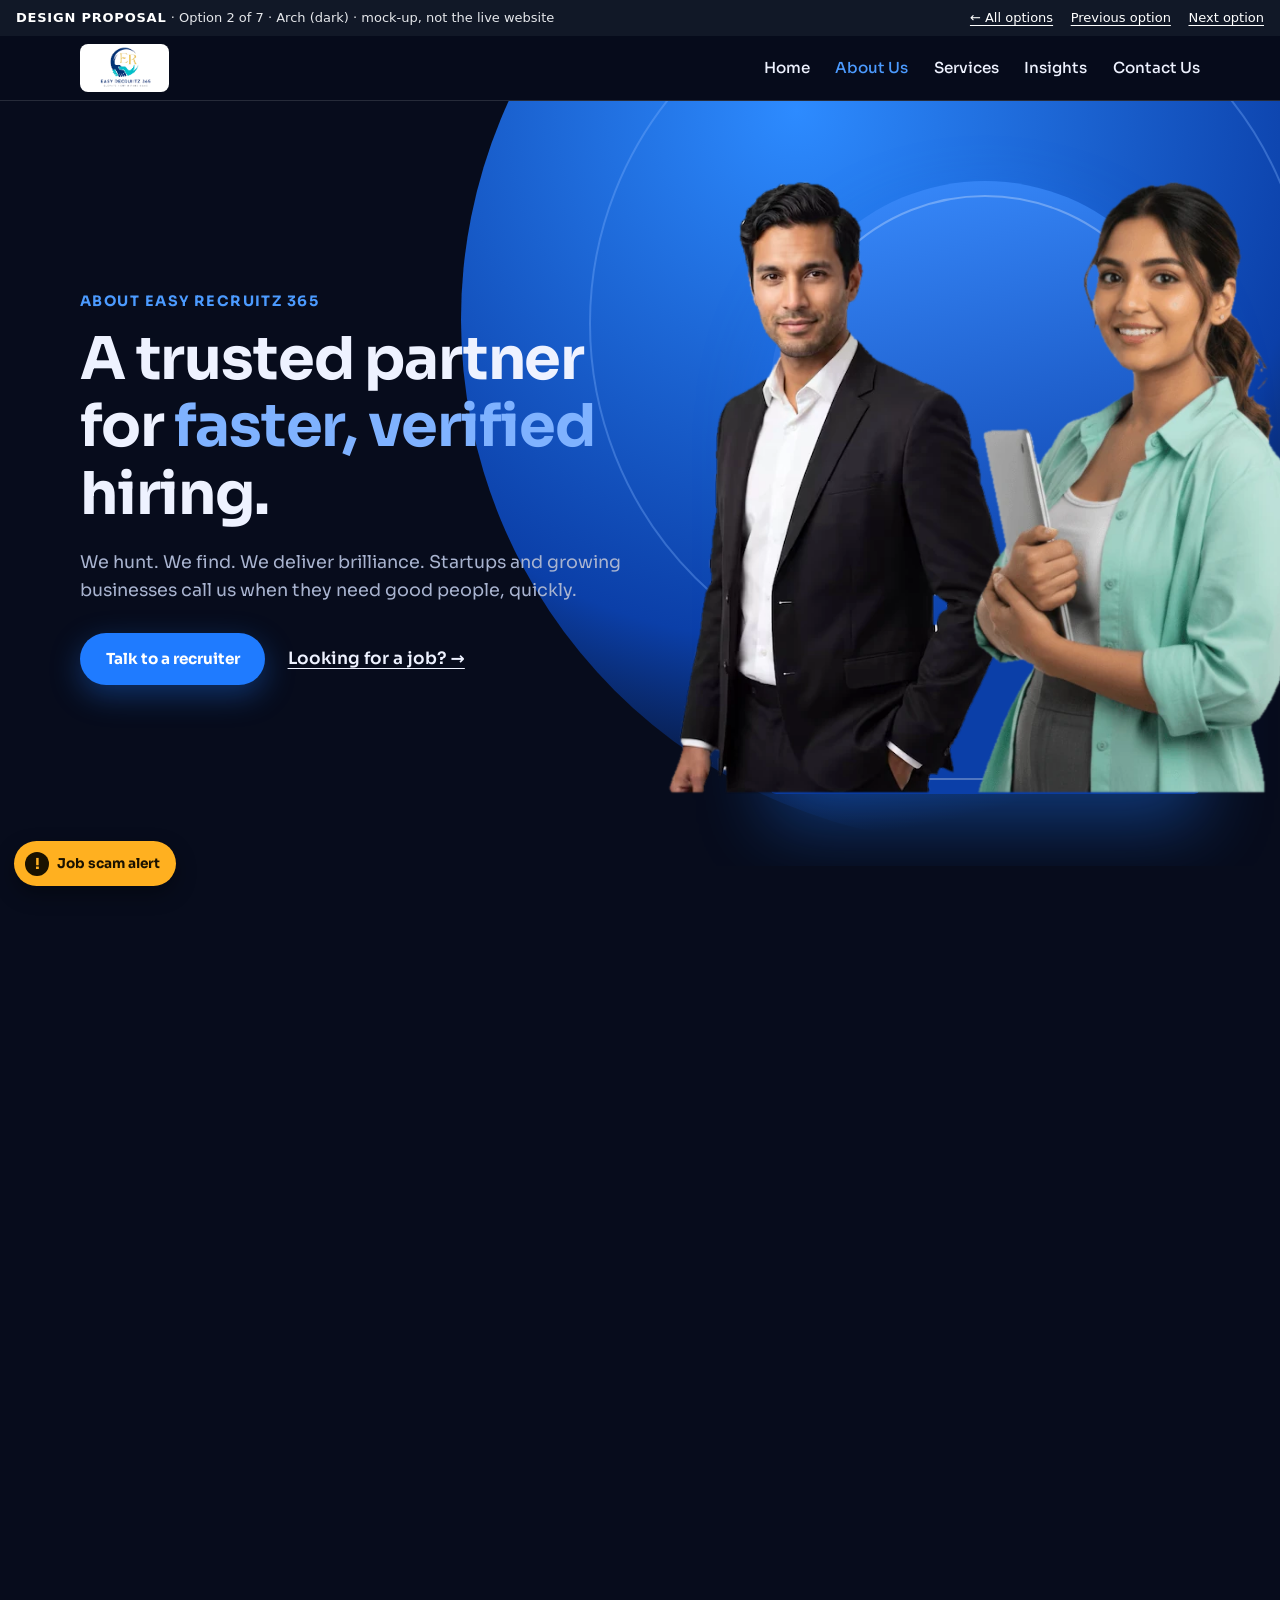
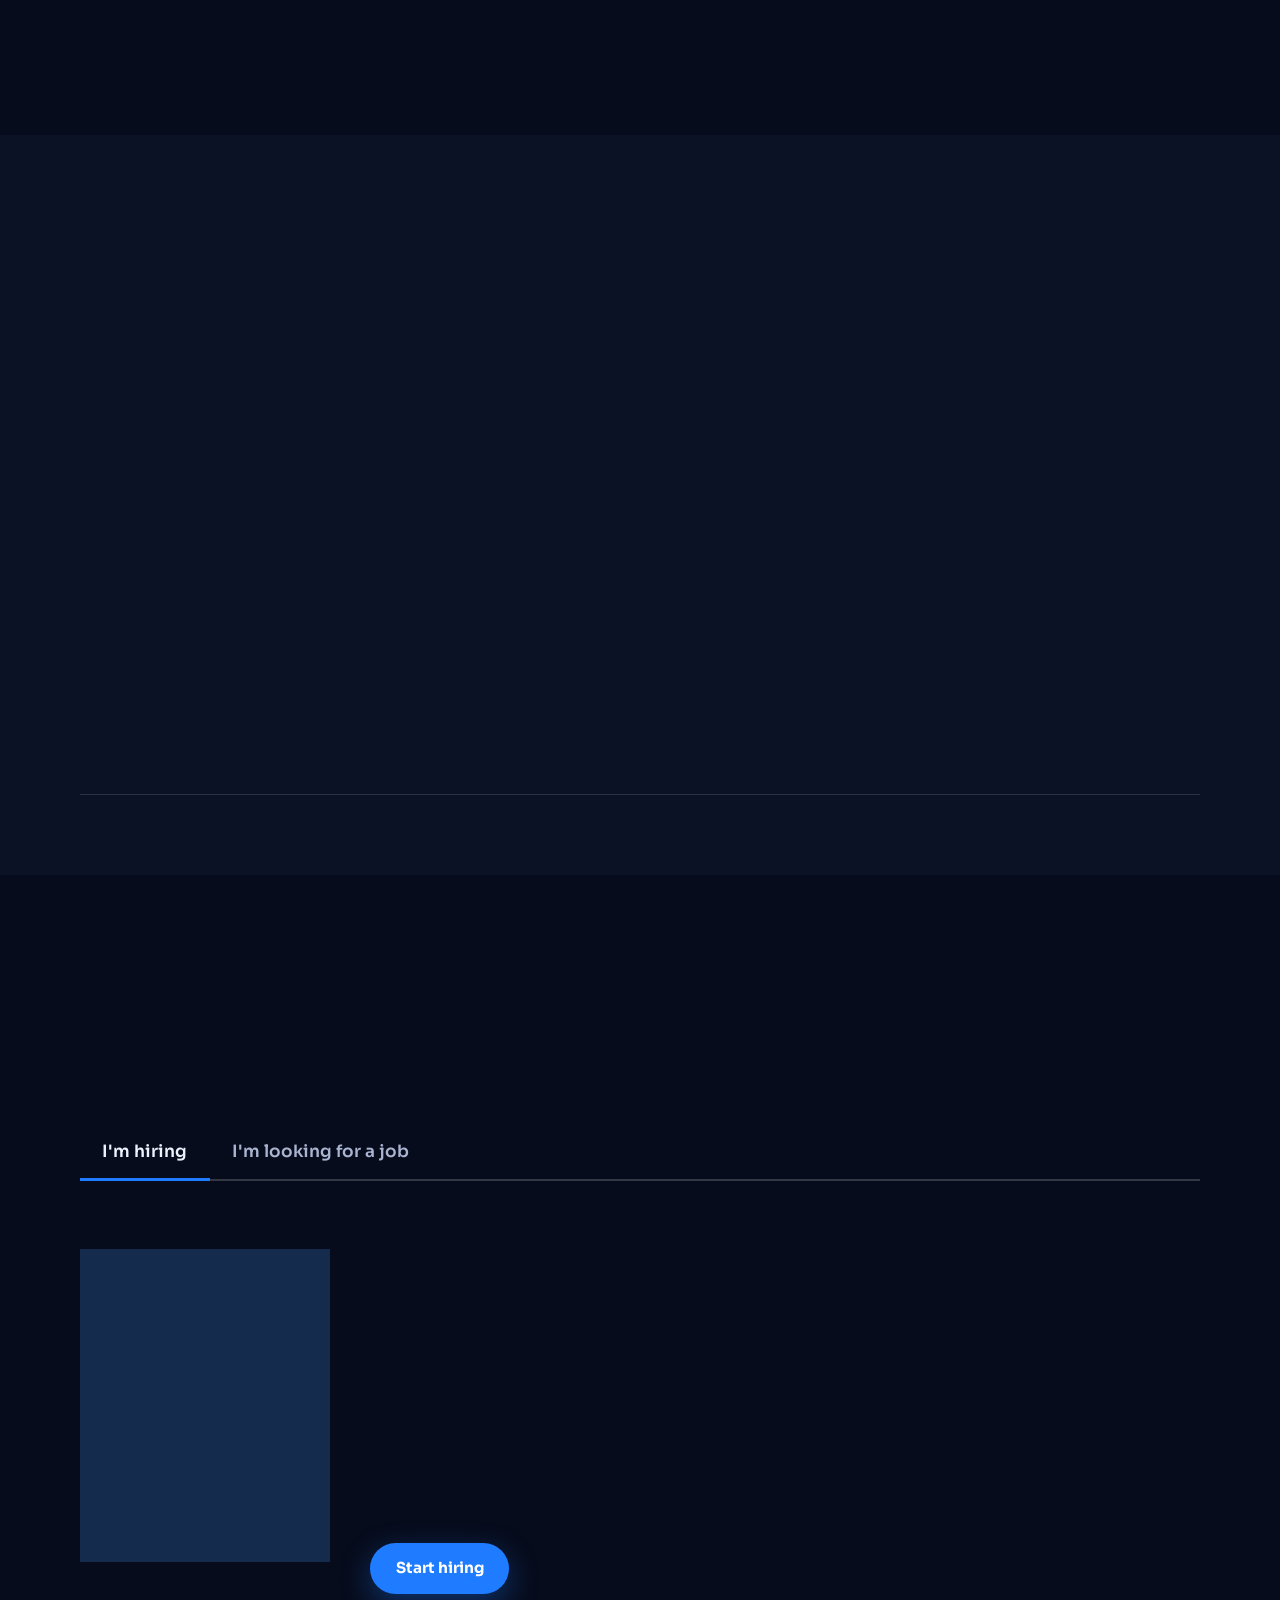
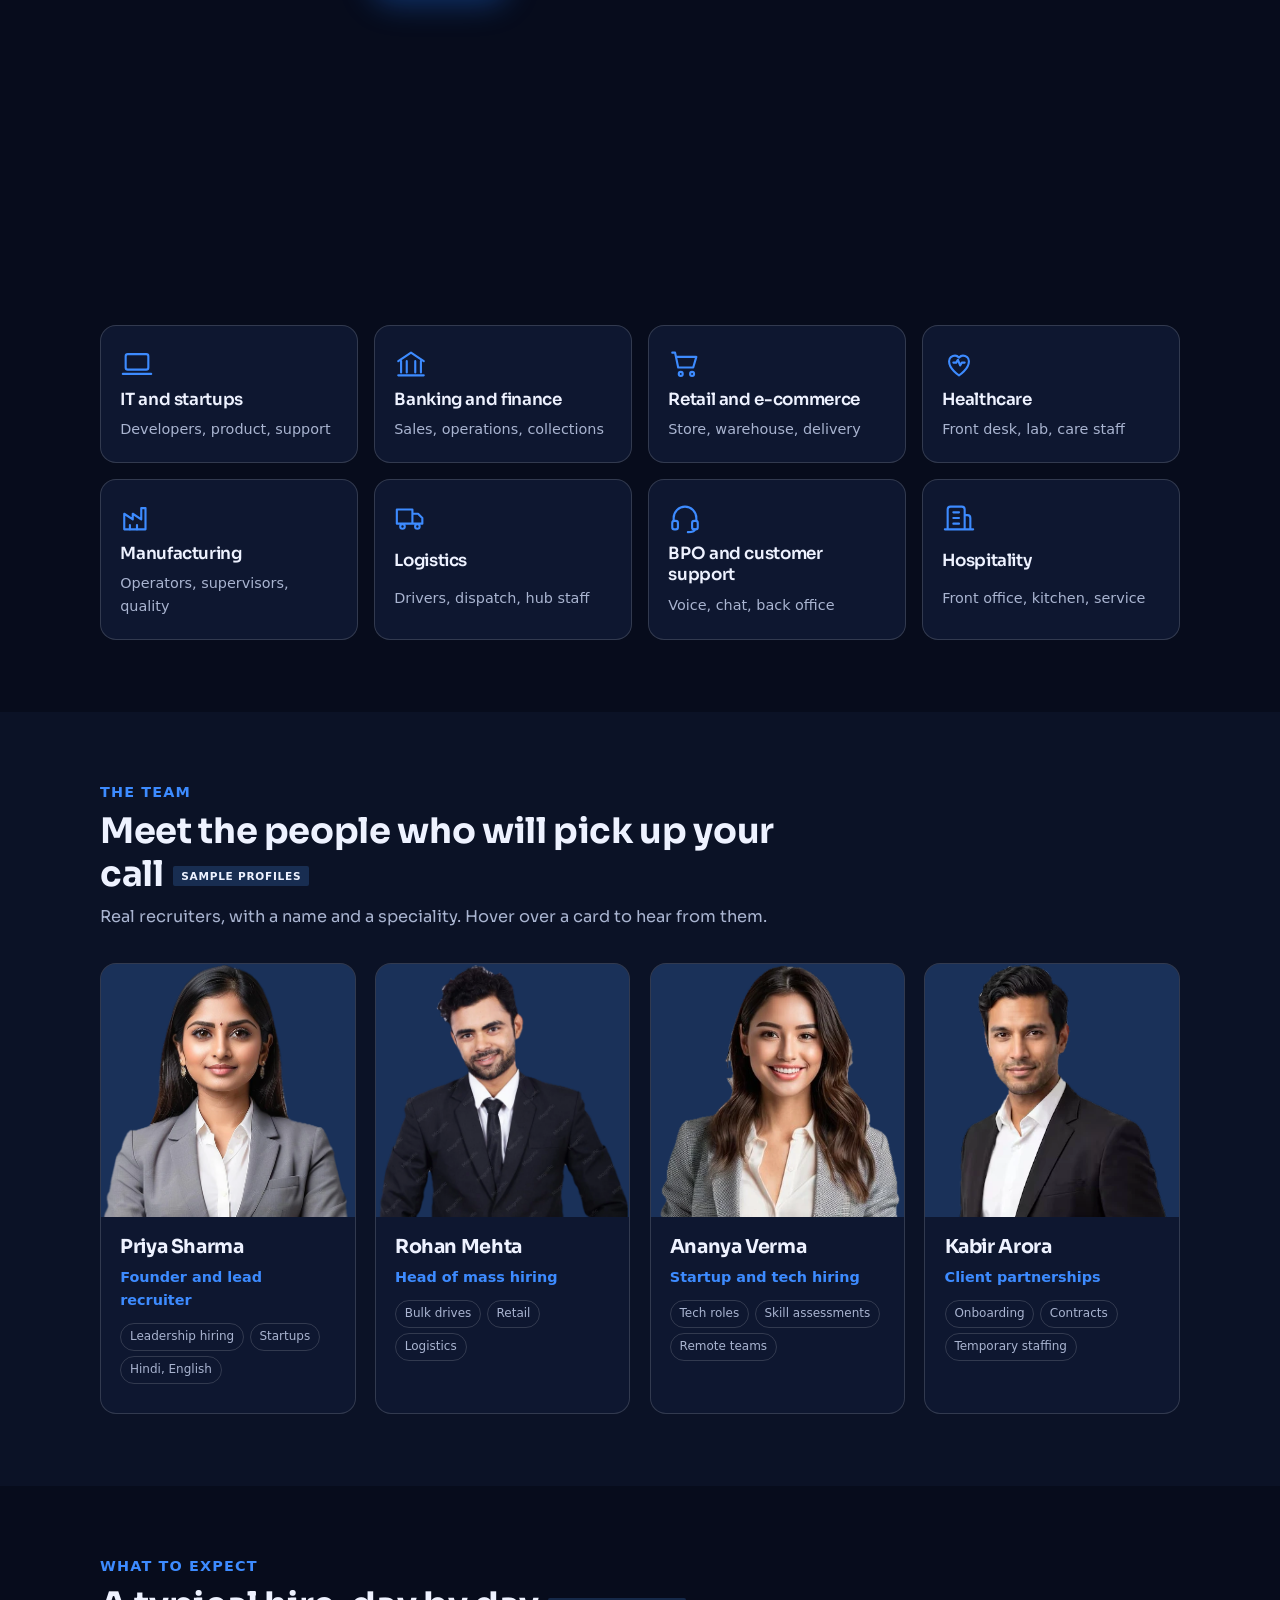
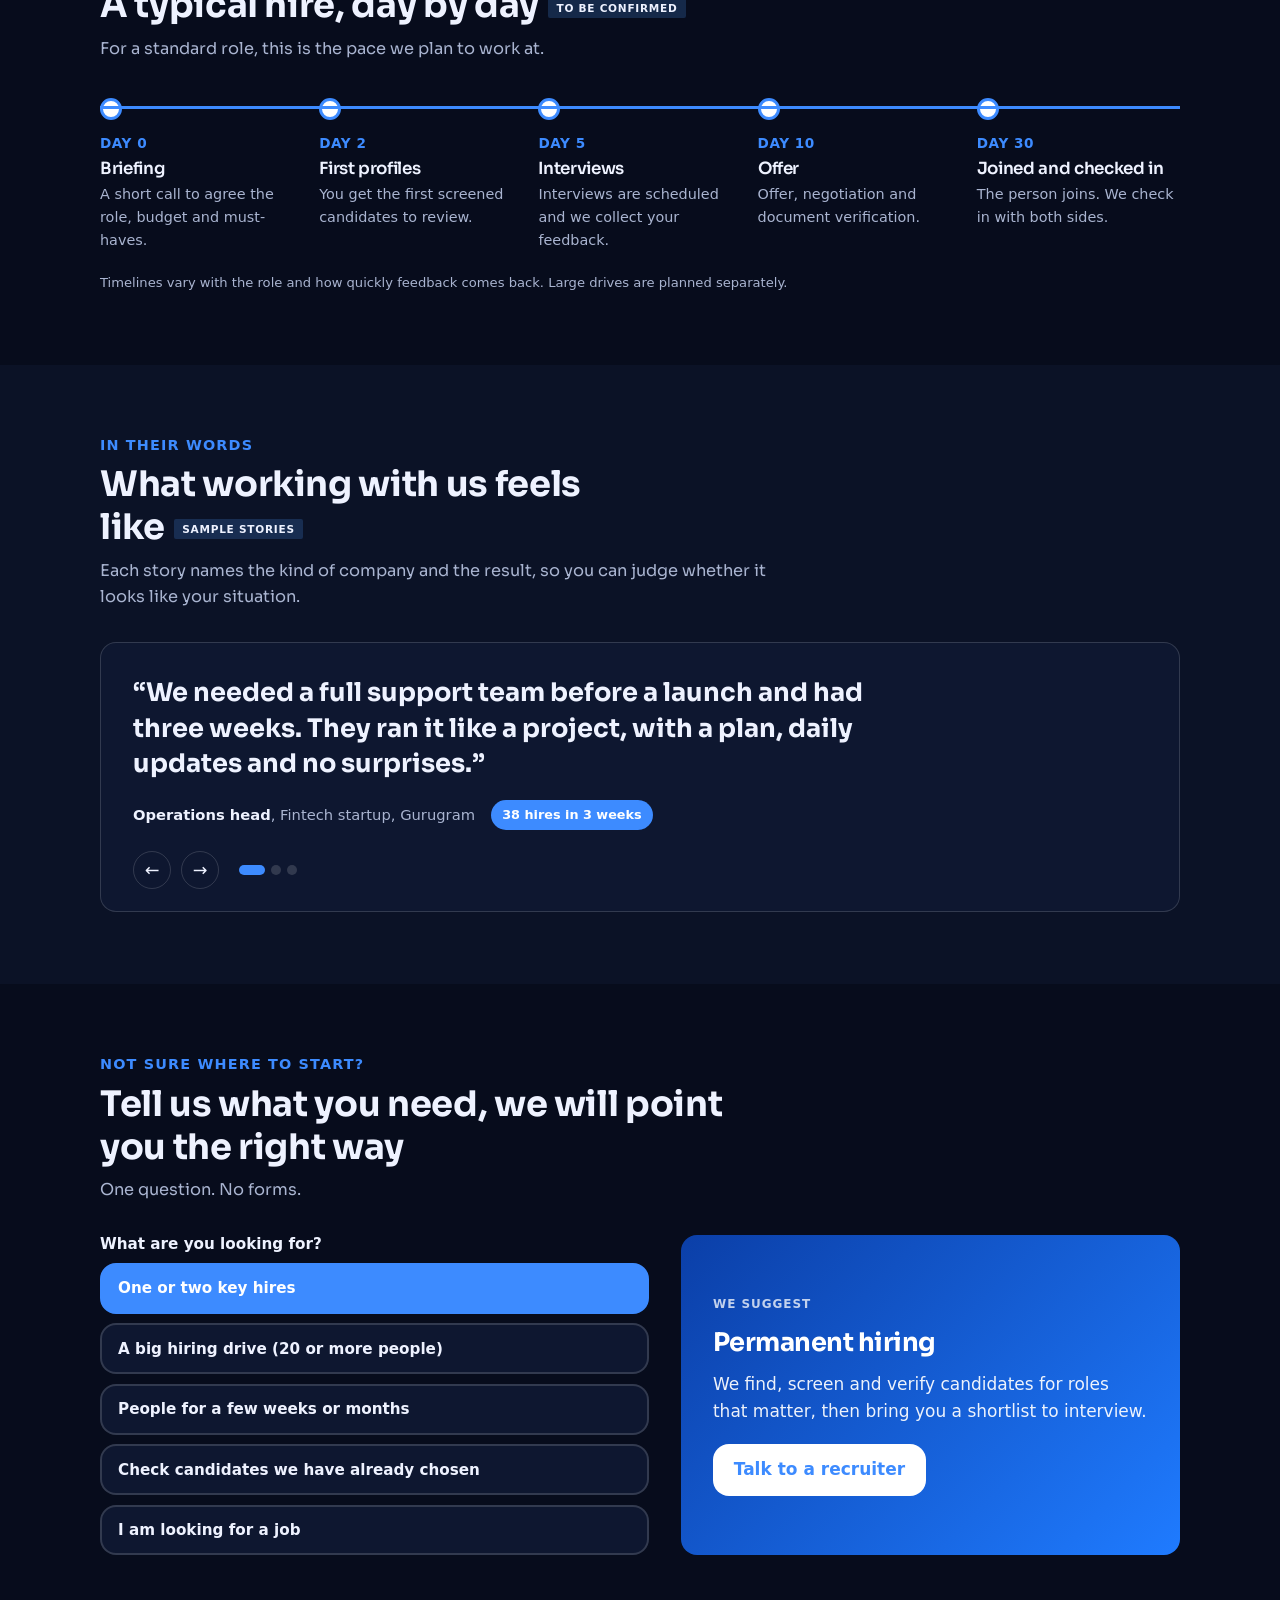
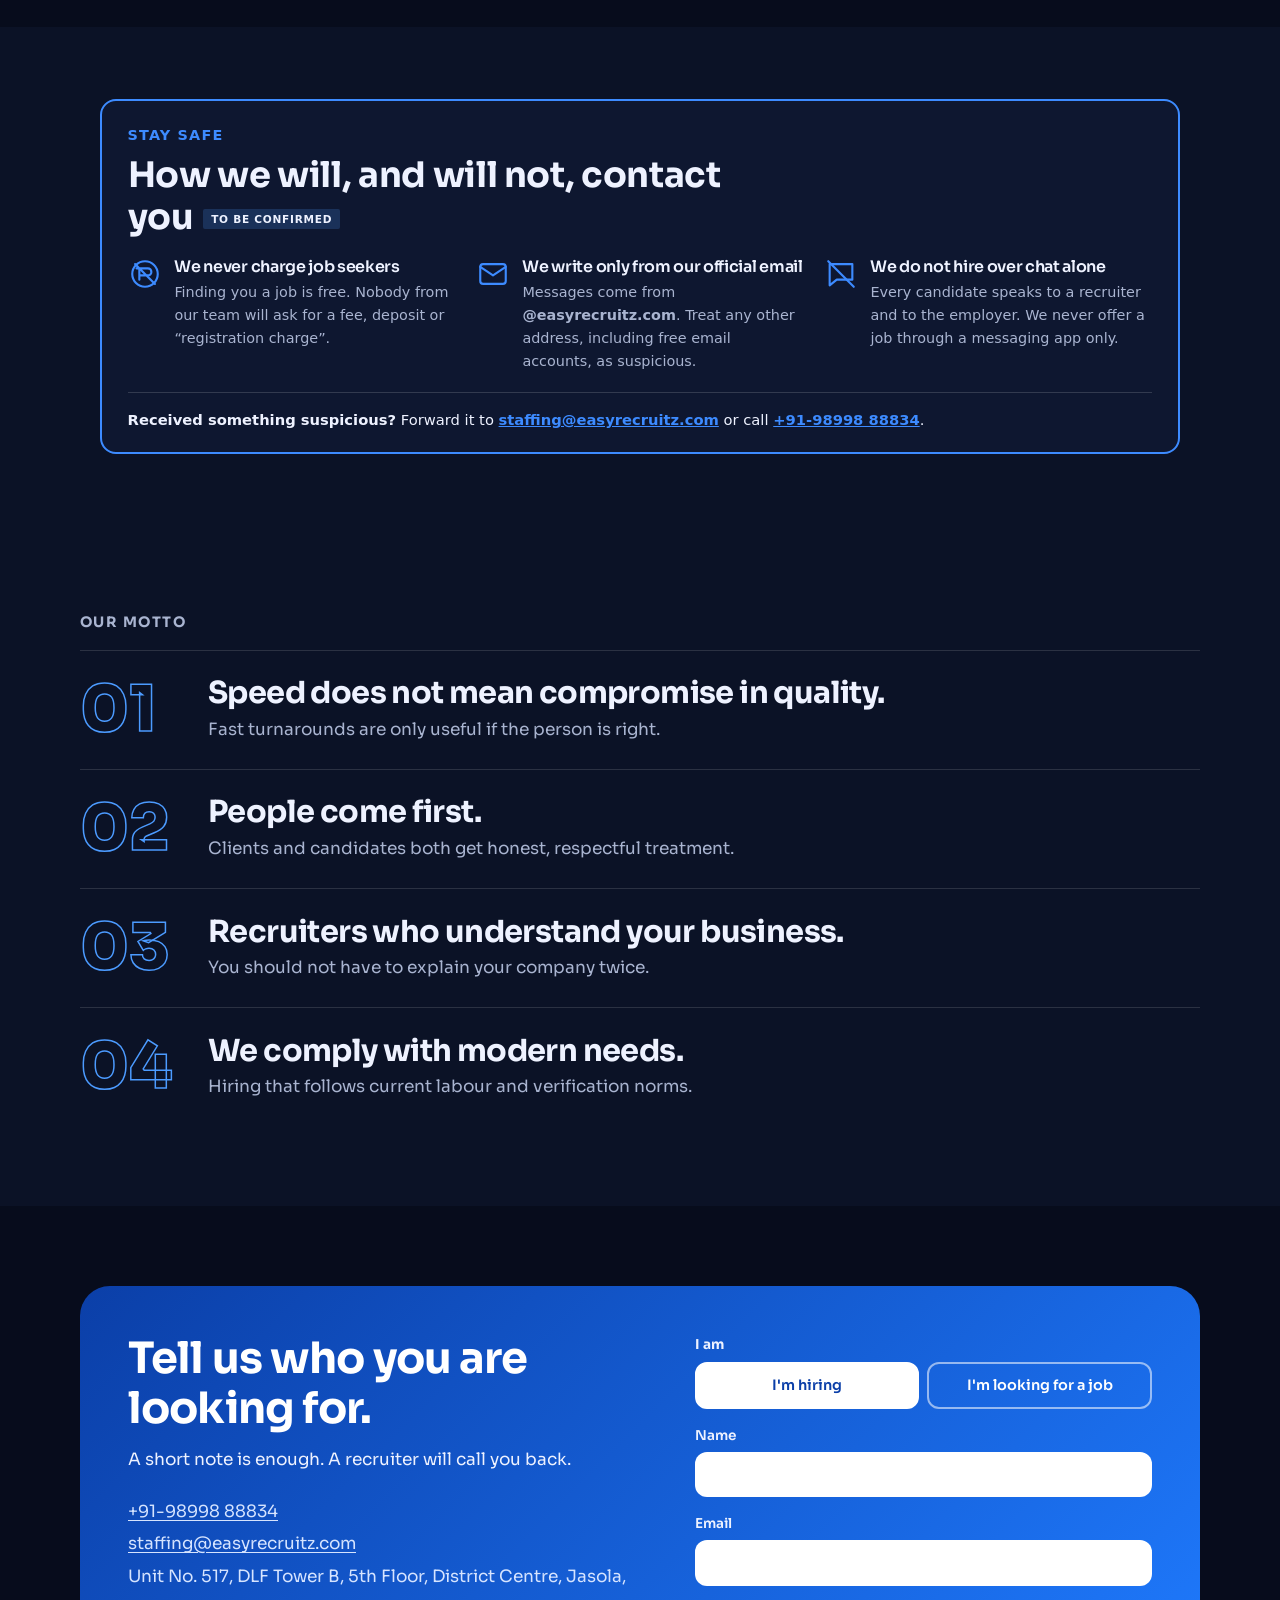
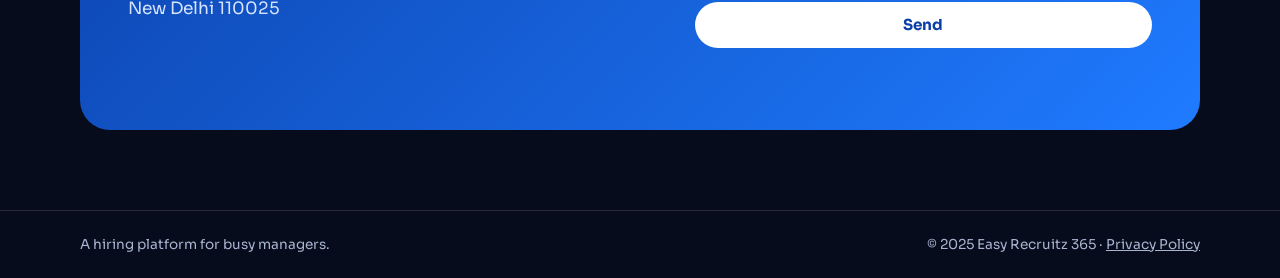
<file: designs/5-arch/index.html>
<!DOCTYPE html>
<html lang="en">
<head>
  <meta charset="UTF-8">
  <meta name="viewport" content="width=device-width, initial-scale=1">
  <title>About Us | Easy Recruitz 365</title>
  <meta name="description" content="Easy Recruitz 365 is a recruitment and staffing firm in New Delhi. We hunt, we find, we deliver brilliance.">
  <link rel="icon" href="../../assets/logo-hd.png">
  <link rel="preconnect" href="https://fonts.googleapis.com">
  <link rel="preconnect" href="https://fonts.gstatic.com" crossorigin>
  <link href="https://fonts.googleapis.com/css2?family=Sora:wght@400;600;700;800&display=swap" rel="stylesheet">
  <link rel="stylesheet" href="../../shared/loader.css">
  <link rel="stylesheet" href="../../shared/proposal.css">
  <link rel="stylesheet" href="../../shared/process.css">
  <link rel="stylesheet" href="../../shared/motion.css">
  <link rel="stylesheet" href="../../shared/sections.css">
  <link rel="stylesheet" href="style.css">
  <noscript><style>#loader{display:none}</style></noscript>
</head>
<body data-design="arch">
<svg width="0" height="0" style="position:absolute" aria-hidden="true" focusable="false"><defs>
    <symbol id="i-laptop" viewBox="0 0 24 24"><rect x="4" y="5" width="16" height="11" rx="1.5"/><path d="M2 19h20"/></symbol>
    <symbol id="i-bank" viewBox="0 0 24 24"><path d="M3 10l9-6 9 6M5 10v8M9 10v8M15 10v8M19 10v8M3 20h18"/></symbol>
    <symbol id="i-cart" viewBox="0 0 24 24"><path d="M3 4h2l2.2 10.5h10.6L20 7H6.2"/><circle cx="9" cy="19" r="1.4"/><circle cx="17" cy="19" r="1.4"/></symbol>
    <symbol id="i-heart" viewBox="0 0 24 24"><path d="M12 20s-7-4.4-7-10a4 4 0 0 1 7-2.5A4 4 0 0 1 19 10c0 5.6-7 10-7 10z"/><path d="M8 11h2l1.2-2 1.6 4 1.2-2H16"/></symbol>
    <symbol id="i-factory" viewBox="0 0 24 24"><path d="M3 20V9l6 4V9l6 4V5h3v15z"/><path d="M7 20v-3M12 20v-3"/></symbol>
    <symbol id="i-truck" viewBox="0 0 24 24"><path d="M2 6h11v10H2zM13 9h4l3 3v4h-7"/><circle cx="6" cy="18" r="1.6"/><circle cx="16.5" cy="18" r="1.6"/></symbol>
    <symbol id="i-headset" viewBox="0 0 24 24"><path d="M4 14v-2a8 8 0 0 1 16 0v2"/><rect x="3" y="14" width="4" height="6" rx="1.5"/><rect x="17" y="14" width="4" height="6" rx="1.5"/><path d="M19 20c0 1.5-2 2-5 2"/></symbol>
    <symbol id="i-hotel" viewBox="0 0 24 24"><path d="M4 20V6a2 2 0 0 1 2-2h8a2 2 0 0 1 2 2v14M16 10h2a2 2 0 0 1 2 2v8M2 20h20M8 8h4M8 12h4M8 16h4"/></symbol>
    <symbol id="i-nofee" viewBox="0 0 24 24"><circle cx="12" cy="12" r="9"/><path d="M8 8h6a2.5 2.5 0 0 1 0 5H8m0 0h5M8 8v8M6 8h8M5 5l14 14"/></symbol>
    <symbol id="i-mail" viewBox="0 0 24 24"><rect x="3" y="5" width="18" height="14" rx="2"/><path d="M3 7l9 6 9-6"/></symbol>
    <symbol id="i-chatoff" viewBox="0 0 24 24"><path d="M4 5h16v11H9l-5 4z"/><path d="M3 3l18 18"/></symbol>
  </defs></svg>
<svg width="0" height="0" style="position:absolute" aria-hidden="true" focusable="false">
  <defs>
    <symbol id="i-briefcase" viewBox="0 0 24 24"><rect x="3" y="7" width="18" height="13" rx="2"/><path d="M9 7V5a2 2 0 0 1 2-2h2a2 2 0 0 1 2 2v2M3 13h18"/></symbol>
    <symbol id="i-users" viewBox="0 0 24 24"><circle cx="9" cy="8" r="3.2"/><path d="M3 20c0-3.3 2.7-6 6-6s6 2.7 6 6"/><circle cx="17" cy="9" r="2.4"/><path d="M17 14c2.8 0 5 2.2 5 5"/></symbol>
    <symbol id="i-clock" viewBox="0 0 24 24"><circle cx="12" cy="12" r="9"/><path d="M12 7v5l3 2"/></symbol>
    <symbol id="i-shield" viewBox="0 0 24 24"><path d="M12 3l8 3v6c0 4.5-3.2 8-8 9-4.8-1-8-4.5-8-9V6z"/><path d="M8.5 12l2.5 2.5L16 9.5"/></symbol>
    <symbol id="i-usercheck" viewBox="0 0 24 24"><circle cx="9" cy="8" r="3.5"/><path d="M2.5 20c0-3.6 2.9-6.5 6.5-6.5s6.5 2.9 6.5 6.5"/><path d="M16.5 11l2 2 3.5-4"/></symbol>
    <symbol id="i-badge" viewBox="0 0 24 24"><circle cx="12" cy="9" r="5.5"/><path d="M8.5 13.5L7 21l5-2.5 5 2.5-1.5-7.5"/><path d="M9.8 9l1.7 1.7L14.4 7.5"/></symbol>
    <symbol id="i-clipboard" viewBox="0 0 24 24"><rect x="5" y="4" width="14" height="17" rx="2"/><path d="M9 4h6v3H9zM8.5 13l2.2 2.2 4.8-4.7"/></symbol>
  </defs>
</svg>

<div id="loader" class="l-arch" role="status" aria-label="Loading">
  <div class="loader-mark"><img src="../../assets/logo-hd.png" alt=""></div>
  <div class="loader-bar"></div>
  <p class="loader-text">Elevate your hiring game</p>
</div>

<div class="proposal-bar">
  <span><b>Design proposal</b> &middot; Option 2 of 7 &middot; Arch (dark) &middot; mock-up, not the live website</span>
  <nav><a href="../../index.html">&larr; All options</a><a href="../4-statement/index.html">Previous option</a><a href="../6-lower/index.html">Next option</a></nav>
</div>

<header class="site-header">
  <div class="wrap nav">
    <a href="#" class="brand" aria-label="Easy Recruitz 365 home"><img src="../../assets/logo-hd.png" alt="Easy Recruitz 365"></a>
    <button class="nav-toggle" aria-label="Menu" aria-expanded="false"><span></span><span></span><span></span></button>
    <nav class="nav-links" id="nav-links">
      <a href="#">Home</a>
      <a href="#" class="current">About Us</a>
      <a href="#">Services</a>
      <a href="#">Insights</a>
      <a href="#contact">Contact Us</a>
      
    </nav>
  </div>
</header>

<main>
  <section class="hero5"><div class="wrap hero5-grid">
    <div class="hero-text">
      <p class="kick5">About Easy Recruitz 365</p>
      <h1>A trusted partner for <span>faster, verified</span> hiring.</h1>
      <p class="lead">We hunt. We find. We deliver brilliance. Startups and growing businesses call us when they need good people, quickly.</p>
      <p class="hero-links"><a class="btn" href="#contact" data-audience="employer">Talk to a recruiter</a><a class="textlink" href="#how" data-open-tab="seeker">Looking for a job? &rarr;</a></p>
    </div>
    <div class="hero-art arch5">
      <img src="../../assets/people/employer-man.webp" alt="A hiring manager in a dark suit" width="392" height="703">
      <img src="../../assets/people/jobseeker-woman.webp" alt="A smiling young professional holding a laptop" width="359" height="666">
    </div>
  </div></section>

  <section class="stats5"><div class="wrap stats-grid"><div class="ex-item"><svg class="ic" aria-hidden="true"><use href="#i-usercheck"/></svg><span class="big"><span class="num" data-target="200">200</span>+</span><span class="cap">Joinings</span></div><div class="ex-item"><svg class="ic" aria-hidden="true"><use href="#i-users"/></svg><span class="big"><span class="num" data-target="500">500</span>+</span><span class="cap">Mass recruitments</span></div><div class="ex-item"><svg class="ic" aria-hidden="true"><use href="#i-badge"/></svg><span class="big"><span class="num" data-target="80">80</span>+</span><span class="cap">Verifications</span></div><div class="ex-item"><svg class="ic" aria-hidden="true"><use href="#i-clipboard"/></svg><span class="big"><span class="num" data-target="400">400</span>+</span><span class="cap">Assessments done</span></div></div></section>

  <section class="who5 wrap">
    <figure class="cutout"><img src="../../assets/people/woman-navy.webp" alt="A smiling recruiter in a navy suit" width="332" height="696"></figure>
    <div class="ex-item"><p class="kick5">Who we are</p><h2>A talent partner for companies that are growing faster than their HR team.</h2><p>Easy Recruitz 365 is a talent partner for companies that are growing faster than their HR team. We handle sourcing, screening, verification and joining follow-up, so hiring managers can stay on their actual jobs.</p><p>Whether it is one important hire or a hundred people next month, the same team stays with the requirement from the first call to the first day.</p></div>
  </section>

  <section class="rows5"><div class="wrap">
    <p class="kick5 ex-item">What we do</p><h2 class="ex-item">Four services, one accountable team</h2>
    <ul><li class="ex-item"><span class="rico"><svg class="ic" aria-hidden="true"><use href="#i-briefcase"/></svg></span><div><h3>Permanent hiring</h3><p>Full-time roles at every level, from a first hire to a team lead.</p></div><span class="go" aria-hidden="true">&rarr;</span></li><li class="ex-item"><span class="rico"><svg class="ic" aria-hidden="true"><use href="#i-users"/></svg></span><div><h3>Mass recruitment</h3><p>Large hiring drives, planned around your headcount and start dates.</p></div><span class="go" aria-hidden="true">&rarr;</span></li><li class="ex-item"><span class="rico"><svg class="ic" aria-hidden="true"><use href="#i-clock"/></svg></span><div><h3>Temporary staffing</h3><p>Short-term manpower through our Temporary Staffing Division.</p></div><span class="go" aria-hidden="true">&rarr;</span></li><li class="ex-item"><span class="rico"><svg class="ic" aria-hidden="true"><use href="#i-shield"/></svg></span><div><h3>Verification and assessment</h3><p>Background checks and skill assessments before a profile reaches you.</p></div><span class="go" aria-hidden="true">&rarr;</span></li></ul>
  </div></section>

  <section class="how5" id="how"><div class="wrap">
    <p class="kick5 ex-item">How it works</p><h2 class="ex-item">Hiring or job hunting, here is what to expect.</h2>
    <div class="tabs" role="tablist" aria-label="Who are you?">
        <button role="tab" id="tab-employer" aria-selected="true" aria-controls="panel-employer">I'm hiring</button>
        <button role="tab" id="tab-seeker" aria-selected="false" aria-controls="panel-seeker">I'm looking for a job</button>
      </div>

      <div class="panel" role="tabpanel" id="panel-employer" aria-labelledby="tab-employer">
        <div class="panel-photo"><img src="../../assets/people/employer-man.webp" alt="A hiring manager in a dark suit"></div>
        <div>
          <ol class="flow">
            <li><h3>Tell us what you need <span class="by you">You</span></h3><p>Share the role, the team and the timeline in a short call or form.</p></li>
            <li><h3>We search and screen <span class="by us">Us</span></h3><p>We source candidates and interview them against your brief.</p></li>
            <li><h3>We verify <span class="by us">Us</span></h3><p>Documents, background and skills are checked before you see a profile.</p></li>
            <li><h3>Interview and hire <span class="by you">You</span></h3><p>You meet the shortlist. We support the offer and the joining.</p></li>
          </ol>
          <p class="panel-cta"><a class="btn" href="#contact" data-audience="employer">Start hiring</a></p>
        </div>
      </div>

      <div class="panel" role="tabpanel" id="panel-seeker" aria-labelledby="tab-seeker">
        <div class="panel-photo"><img src="../../assets/people/jobseeker-woman.webp" alt="A smiling young professional holding a laptop"></div>
        <div>
          <ol class="flow">
            <li><h3>Send us your resume <span class="by you">You</span></h3><p>Share your profile and the kind of role you are looking for.</p></li>
            <li><h3>We match you to roles <span class="by us">Us</span></h3><p>A recruiter reviews your profile and talks to you about suitable openings.</p></li>
            <li><h3>Assessment and verification <span class="by us">Us</span></h3><p>Where a role needs it, we run a skill assessment and a document check.</p></li>
            <li><h3>Interview and join <span class="by you">You</span></h3><p>You interview with the employer. We coordinate and support you until you join.</p></li>
          </ol>
          <p class="panel-cta"><a class="btn" href="#contact" data-audience="seeker">Share your resume</a></p>
        </div>
      </div>
    </div>
  </div></section>

  <section class="ex" id="industries"><div class="ex-in">
    <div class="ex-head"><p class="kick">Industries</p><h2>People for the work your business actually does<span class="sample-tag">Sample content</span></h2><p>From IT teams to warehouse floors, the roles we fill most often.</p></div>
    <ul class="ind"><li class="ex-item"><svg class="ic" aria-hidden="true"><use href="#i-laptop"/></svg><h3>IT and startups</h3><p>Developers, product, support</p></li><li class="ex-item"><svg class="ic" aria-hidden="true"><use href="#i-bank"/></svg><h3>Banking and finance</h3><p>Sales, operations, collections</p></li><li class="ex-item"><svg class="ic" aria-hidden="true"><use href="#i-cart"/></svg><h3>Retail and e-commerce</h3><p>Store, warehouse, delivery</p></li><li class="ex-item"><svg class="ic" aria-hidden="true"><use href="#i-heart"/></svg><h3>Healthcare</h3><p>Front desk, lab, care staff</p></li><li class="ex-item"><svg class="ic" aria-hidden="true"><use href="#i-factory"/></svg><h3>Manufacturing</h3><p>Operators, supervisors, quality</p></li><li class="ex-item"><svg class="ic" aria-hidden="true"><use href="#i-truck"/></svg><h3>Logistics</h3><p>Drivers, dispatch, hub staff</p></li><li class="ex-item"><svg class="ic" aria-hidden="true"><use href="#i-headset"/></svg><h3>BPO and customer support</h3><p>Voice, chat, back office</p></li><li class="ex-item"><svg class="ic" aria-hidden="true"><use href="#i-hotel"/></svg><h3>Hospitality</h3><p>Front office, kitchen, service</p></li></ul>
  </div></section>

  <section class="ex ex-alt" id="team"><div class="ex-in">
    <div class="ex-head"><p class="kick">The team</p><h2>Meet the people who will pick up your call<span class="sample-tag">Sample profiles</span></h2><p>Real recruiters, with a name and a speciality. Hover over a card to hear from them.</p></div>
    <div class="team-grid"><article class="tcard ex-item" tabindex="0"><div class="tphoto"><img src="../../assets/people/woman-grey.webp" alt="Priya Sharma, Founder and lead recruiter" loading="lazy"></div><div class="tinfo"><h3>Priya Sharma</h3><p class="trole">Founder and lead recruiter</p><ul class="chips"><li>Leadership hiring</li><li>Startups</li><li>Hindi, English</li></ul><p class="tquote">&ldquo;I read every shortlist myself before it reaches you.&rdquo;</p></div></article><article class="tcard ex-item" tabindex="0"><div class="tphoto"><img src="../../assets/people/man-suit.webp" alt="Rohan Mehta, Head of mass hiring" loading="lazy"></div><div class="tinfo"><h3>Rohan Mehta</h3><p class="trole">Head of mass hiring</p><ul class="chips"><li>Bulk drives</li><li>Retail</li><li>Logistics</li></ul><p class="tquote">&ldquo;Give me a start date and a headcount. I will give you a plan the same day.&rdquo;</p></div></article><article class="tcard ex-item" tabindex="0"><div class="tphoto"><img src="../../assets/people/woman-tablet.webp" alt="Ananya Verma, Startup and tech hiring" loading="lazy"></div><div class="tinfo"><h3>Ananya Verma</h3><p class="trole">Startup and tech hiring</p><ul class="chips"><li>Tech roles</li><li>Skill assessments</li><li>Remote teams</li></ul><p class="tquote">&ldquo;I would rather send you three right people than thirty maybes.&rdquo;</p></div></article><article class="tcard ex-item" tabindex="0"><div class="tphoto"><img src="../../assets/people/employer-man.webp" alt="Kabir Arora, Client partnerships" loading="lazy"></div><div class="tinfo"><h3>Kabir Arora</h3><p class="trole">Client partnerships</p><ul class="chips"><li>Onboarding</li><li>Contracts</li><li>Temporary staffing</li></ul><p class="tquote">&ldquo;Call me when something goes wrong. That is when we earn our fee.&rdquo;</p></div></article></div>
  </div></section>

  <section class="ex" id="typical-hire"><div class="ex-in">
    <div class="ex-head"><p class="kick">What to expect</p><h2>A typical hire, day by day<span class="sample-tag">To be confirmed</span></h2><p>For a standard role, this is the pace we plan to work at.</p></div>
    <ol class="tl ex-item"><li><span class="day">Day 0</span><h3>Briefing</h3><p>A short call to agree the role, budget and must-haves.</p></li><li><span class="day">Day 2</span><h3>First profiles</h3><p>You get the first screened candidates to review.</p></li><li><span class="day">Day 5</span><h3>Interviews</h3><p>Interviews are scheduled and we collect your feedback.</p></li><li><span class="day">Day 10</span><h3>Offer</h3><p>Offer, negotiation and document verification.</p></li><li><span class="day">Day 30</span><h3>Joined and checked in</h3><p>The person joins. We check in with both sides.</p></li></ol>
    <p class="ex-note">Timelines vary with the role and how quickly feedback comes back. Large drives are planned separately.</p>
  </div></section>

  <section class="ex ex-alt" id="proof"><div class="ex-in">
    <div class="ex-head"><p class="kick">In their words</p><h2>What working with us feels like<span class="sample-tag">Sample stories</span></h2><p>Each story names the kind of company and the result, so you can judge whether it looks like your situation.</p></div>
    <div class="tm ex-item" aria-roledescription="carousel" aria-label="Client stories"><div class="tm-slide is-active"><blockquote>&ldquo;We needed a full support team before a launch and had three weeks. They ran it like a project, with a plan, daily updates and no surprises.&rdquo;</blockquote><div class="tm-who"><span><b>Operations head</b>, Fintech startup, Gurugram</span><span class="metric">38 hires in 3 weeks</span></div></div><div class="tm-slide"><blockquote>&ldquo;The first shortlist reached us in two days, and every candidate had already been verified. I stopped checking resumes myself.&rdquo;</blockquote><div class="tm-who"><span><b>Founder</b>, D2C brand, Delhi</span><span class="metric">First shortlist in 48 hours</span></div></div><div class="tm-slide"><blockquote>&ldquo;Our seasonal staff arrived trained on the paperwork and ready on day one. Our HR team did not have to chase anyone.&rdquo;</blockquote><div class="tm-who"><span><b>HR manager</b>, Logistics company, Noida</span><span class="metric">Seasonal team of 60</span></div></div><div class="tm-ctl"><button type="button" class="tm-prev" aria-label="Previous story">&larr;</button><button type="button" class="tm-next" aria-label="Next story">&rarr;</button><div class="tm-dots" role="group" aria-label="Choose a story"></div></div></div>
  </div></section>

  <section class="ex" id="start"><div class="ex-in">
    <div class="ex-head"><p class="kick">Not sure where to start?</p><h2>Tell us what you need, we will point you the right way</h2><p>One question. No forms.</p></div>
    <div class="pk ex-item">
      <fieldset class="pk-opts"><legend>What are you looking for?</legend><label><input type="radio" name="need" value="permanent" checked><span>One or two key hires</span></label><label><input type="radio" name="need" value="mass"><span>A big hiring drive (20 or more people)</span></label><label><input type="radio" name="need" value="temp"><span>People for a few weeks or months</span></label><label><input type="radio" name="need" value="verify"><span>Check candidates we have already chosen</span></label><label><input type="radio" name="need" value="seeker"><span>I am looking for a job</span></label></fieldset>
      <div class="pk-out" aria-live="polite"><small>We suggest</small><h3>Permanent hiring</h3><p>We find, screen and verify candidates for roles that matter, then bring you a shortlist to interview.</p><a class="btn-go" href="#contact" data-audience="employer">Talk to a recruiter</a></div>
    </div>
  </div></section>

  <section class="ex ex-alt" id="stay-safe"><div class="ex-in">
    <div class="safe ex-item">
      <div class="ex-head" style="margin-bottom:0"><p class="kick">Stay safe</p><h2>How we will, and will not, contact you<span class="sample-tag">To be confirmed</span></h2></div>
      <ul class="safe-grid">
        <li><svg class="ic" aria-hidden="true"><use href="#i-nofee"/></svg><div><h3>We never charge job seekers</h3><p>Finding you a job is free. Nobody from our team will ask for a fee, deposit or &ldquo;registration charge&rdquo;.</p></div></li>
        <li><svg class="ic" aria-hidden="true"><use href="#i-mail"/></svg><div><h3>We write only from our official email</h3><p>Messages come from <b>@easyrecruitz.com</b>. Treat any other address, including free email accounts, as suspicious.</p></div></li>
        <li><svg class="ic" aria-hidden="true"><use href="#i-chatoff"/></svg><div><h3>We do not hire over chat alone</h3><p>Every candidate speaks to a recruiter and to the employer. We never offer a job through a messaging app only.</p></div></li>
      </ul>
      <p class="safe-report"><b>Received something suspicious?</b> Forward it to <a href="mailto:staffing@easyrecruitz.com">staffing@easyrecruitz.com</a> or call <a href="tel:+919899888834">+91-98998 88834</a>.</p>
    </div>
  </div></section>

  
  <section class="motto5"><div class="wrap">
    <p class="kick5 ex-item">Our motto</p>
    <ol><li class="ex-item"><span class="mn">01</span><div><h3>Speed does not mean compromise in quality.</h3><p>Fast turnarounds are only useful if the person is right.</p></div></li><li class="ex-item"><span class="mn">02</span><div><h3>People come first.</h3><p>Clients and candidates both get honest, respectful treatment.</p></div></li><li class="ex-item"><span class="mn">03</span><div><h3>Recruiters who understand your business.</h3><p>You should not have to explain your company twice.</p></div></li><li class="ex-item"><span class="mn">04</span><div><h3>We comply with modern needs.</h3><p>Hiring that follows current labour and verification norms.</p></div></li></ol>
  </div></section>

  <section class="contact" id="contact">
    <div class="wrap contact-grid">
      <div>
        <h2>Tell us who you are looking for.</h2>
        <p>A short note is enough. A recruiter will call you back.</p>
        <p class="details">
          <a href="tel:+919899888834">+91-98998 88834</a><br>
          <a href="mailto:staffing@easyrecruitz.com">staffing@easyrecruitz.com</a><br>
          Unit No. 517, DLF Tower B, 5th Floor, District Centre, Jasola, New Delhi 110025
        </p>
      </div>
      <form data-demo-form novalidate>
        <fieldset class="choice">
          <legend>I am</legend>
          <div class="opts">
            <label><input type="radio" name="audience" value="employer" checked><span>I'm hiring</span></label>
            <label><input type="radio" name="audience" value="seeker"><span>I'm looking for a job</span></label>
          </div>
        </fieldset>
        <label>Name<input type="text" name="name" maxlength="100" autocomplete="name" required></label>
        <label>Email<input type="email" name="email" maxlength="254" autocomplete="email" required></label>
        <button class="btn" type="submit">Send</button>
        <p class="form-status" role="status" aria-live="polite"></p>
      </form>
    </div>
  </section>
</main>

<footer class="footer">
  <div class="wrap foot">
    <span>A hiring platform for busy managers.</span>
    <span>&copy; 2025 Easy Recruitz 365 &middot; <a href="#">Privacy Policy</a></span>
  </div>
</footer>
<a class="scam-chip" href="#stay-safe"><span aria-hidden="true">!</span> Job scam alert</a>
<script src="../../shared/script.js"></script>
<script src="../../shared/sections.js"></script>
</body>
</html>
</file>
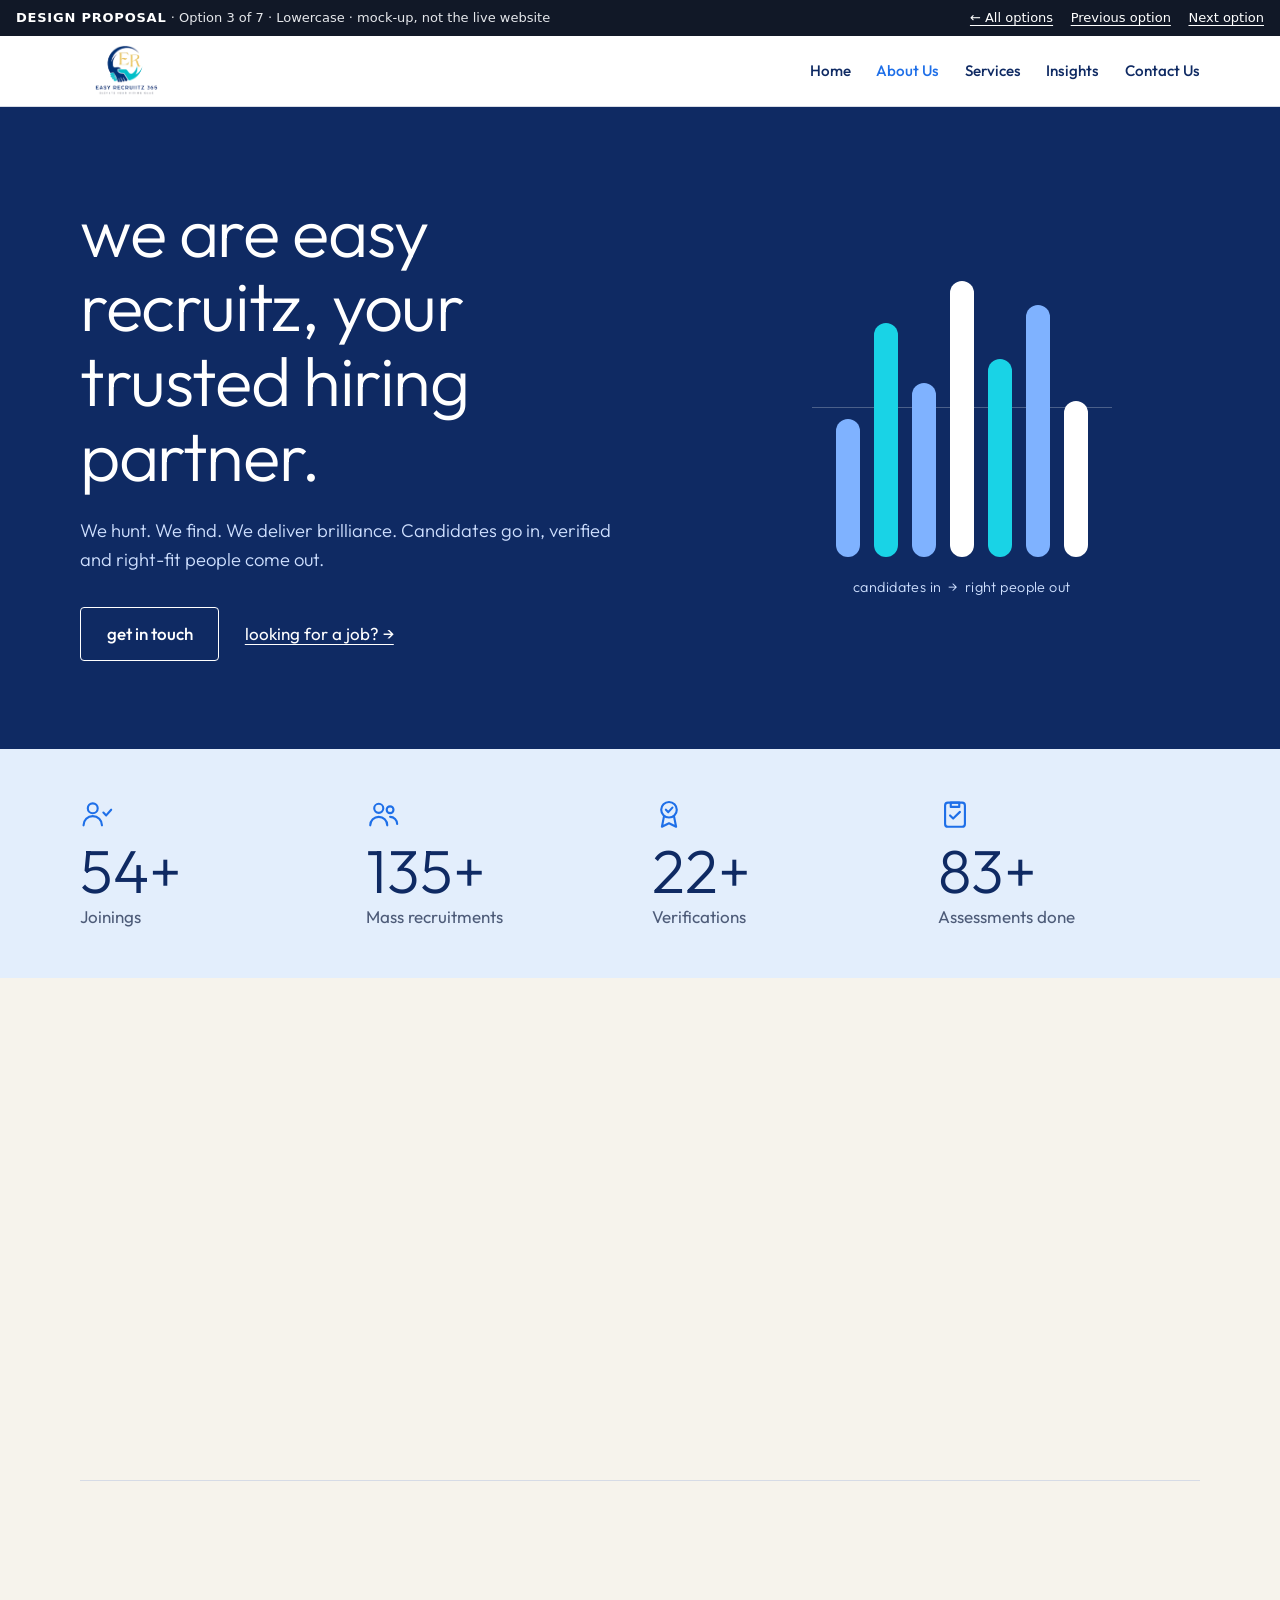
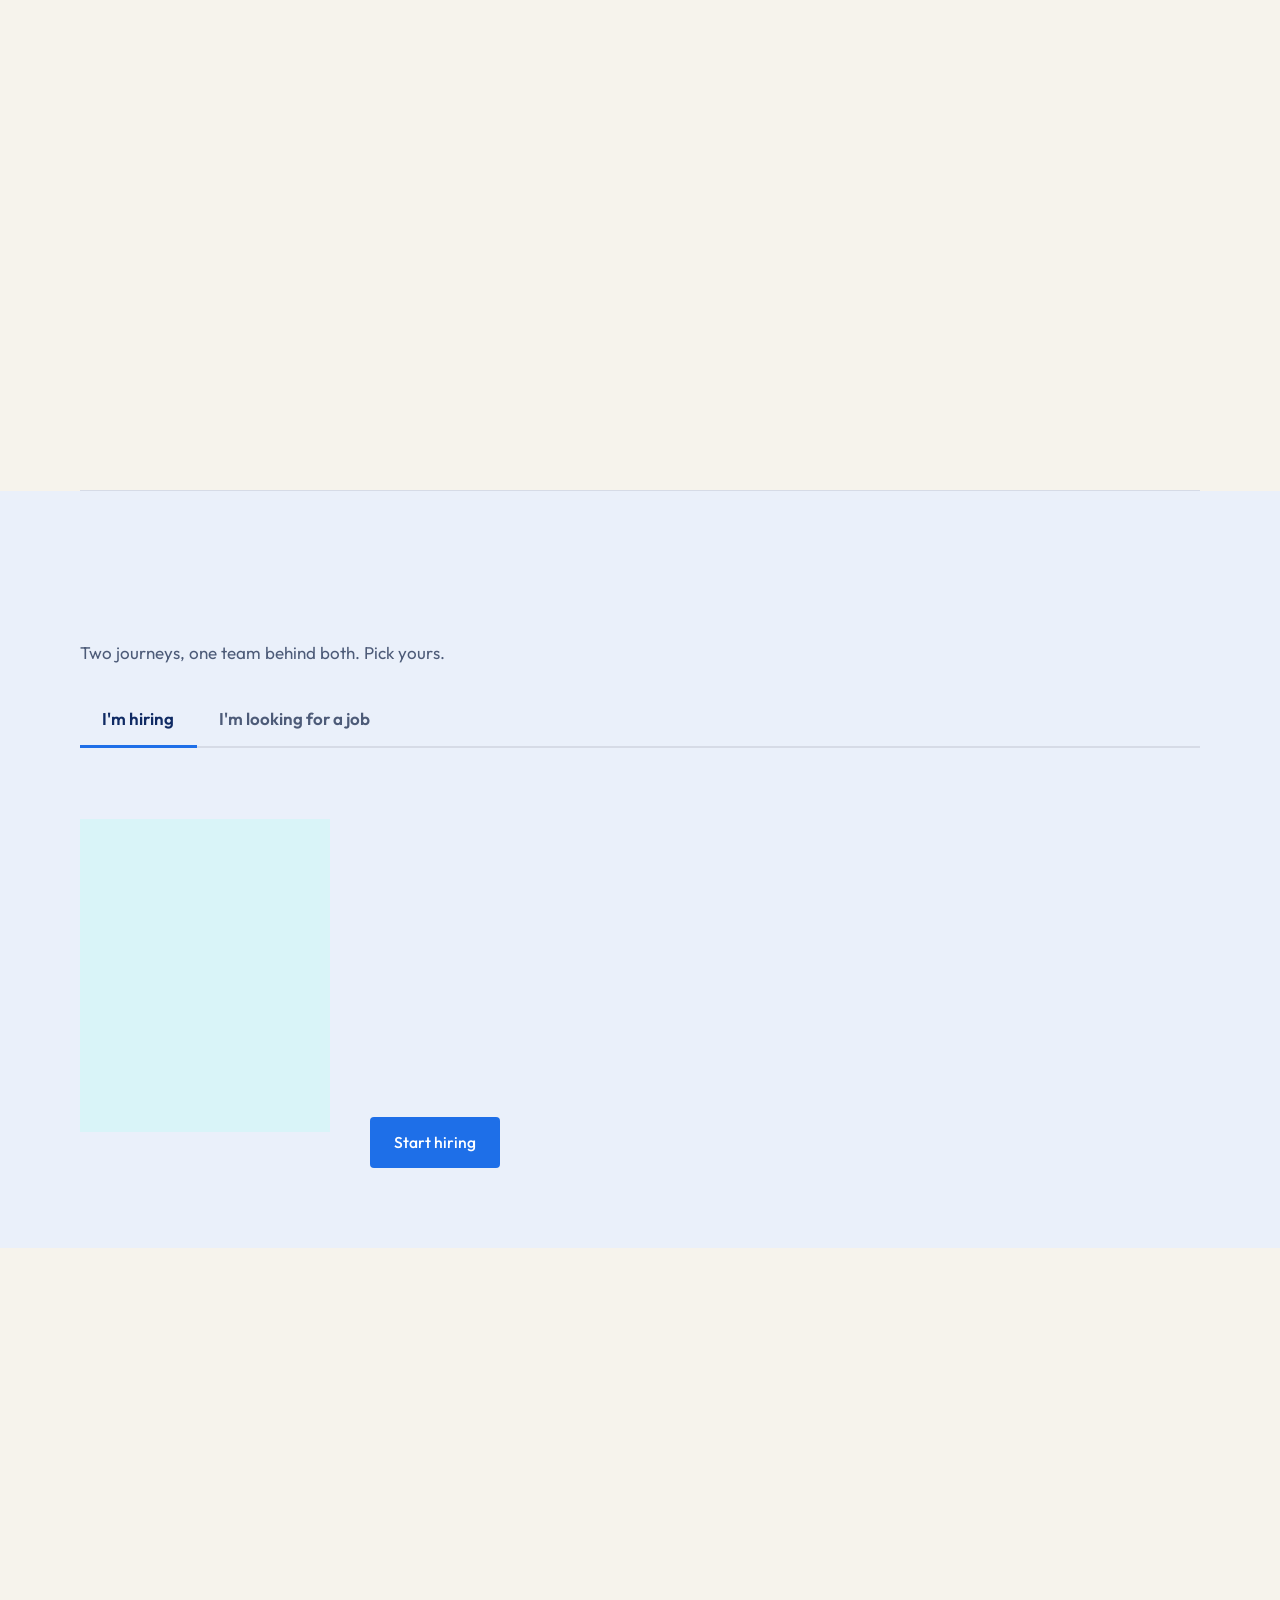
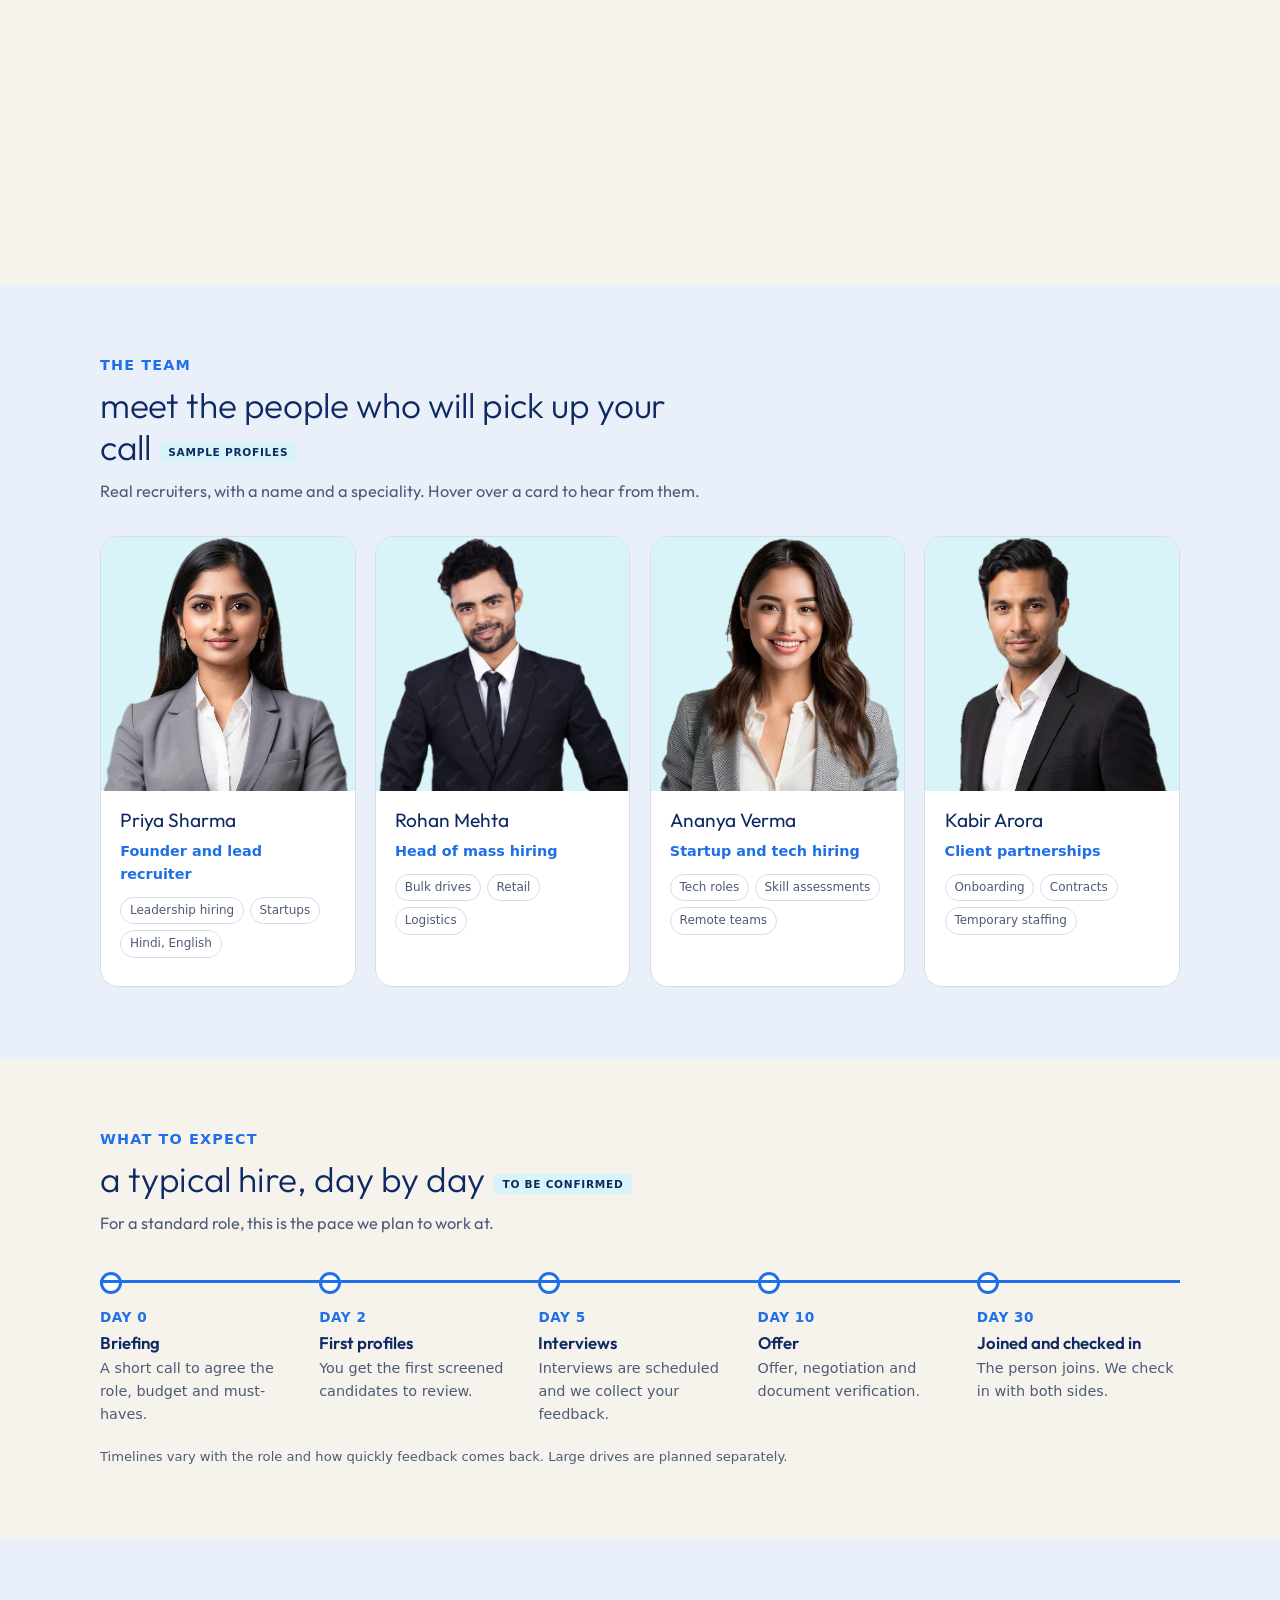
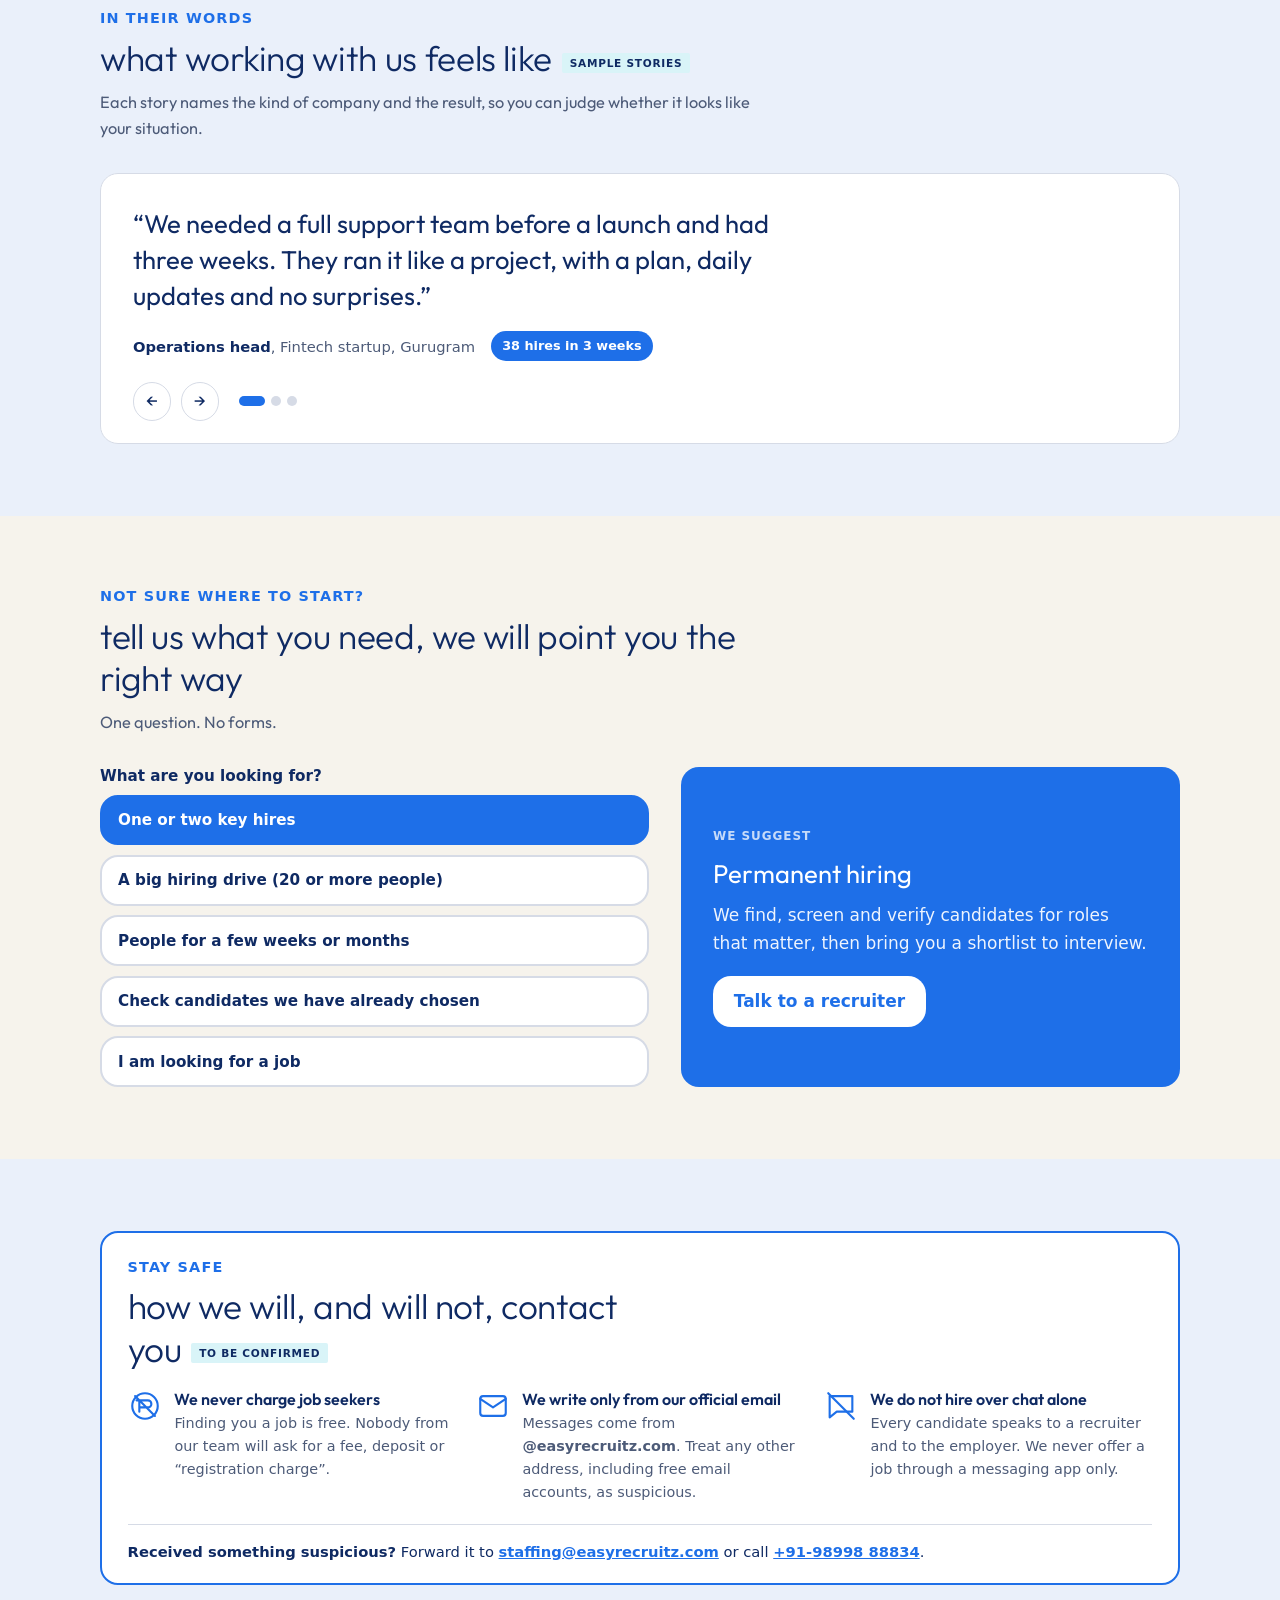
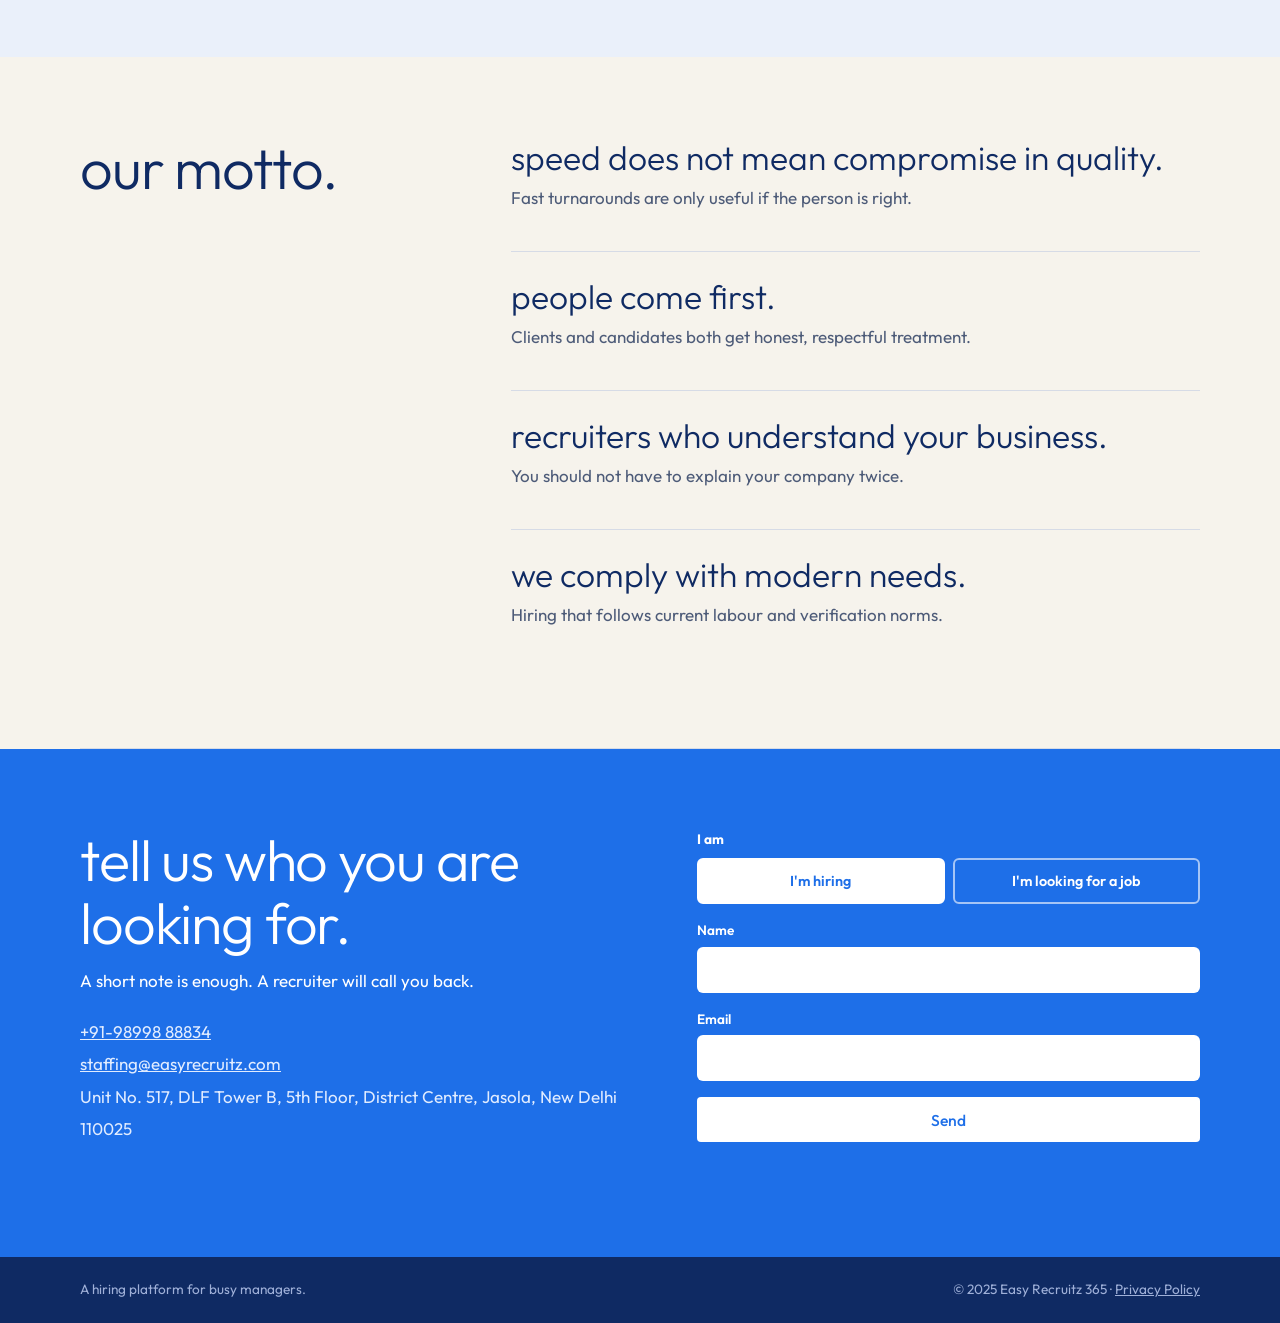
<file: designs/6-lower/index.html>
<!DOCTYPE html>
<html lang="en">
<head>
  <meta charset="UTF-8">
  <meta name="viewport" content="width=device-width, initial-scale=1">
  <title>About Us | Easy Recruitz 365</title>
  <meta name="description" content="Easy Recruitz 365 is a recruitment and staffing firm in New Delhi. We hunt, we find, we deliver brilliance.">
  <link rel="icon" href="../../assets/logo-hd.png">
  <link rel="preconnect" href="https://fonts.googleapis.com">
  <link rel="preconnect" href="https://fonts.gstatic.com" crossorigin>
  <link href="https://fonts.googleapis.com/css2?family=Outfit:wght@300;400;500;600&display=swap" rel="stylesheet">
  <link rel="stylesheet" href="../../shared/loader.css">
  <link rel="stylesheet" href="../../shared/proposal.css">
  <link rel="stylesheet" href="../../shared/process.css">
  <link rel="stylesheet" href="../../shared/motion.css">
  <link rel="stylesheet" href="../../shared/sections.css">
  <link rel="stylesheet" href="style.css">
  <noscript><style>#loader{display:none}</style></noscript>
</head>
<body data-design="lower">
<svg width="0" height="0" style="position:absolute" aria-hidden="true" focusable="false"><defs>
    <symbol id="i-laptop" viewBox="0 0 24 24"><rect x="4" y="5" width="16" height="11" rx="1.5"/><path d="M2 19h20"/></symbol>
    <symbol id="i-bank" viewBox="0 0 24 24"><path d="M3 10l9-6 9 6M5 10v8M9 10v8M15 10v8M19 10v8M3 20h18"/></symbol>
    <symbol id="i-cart" viewBox="0 0 24 24"><path d="M3 4h2l2.2 10.5h10.6L20 7H6.2"/><circle cx="9" cy="19" r="1.4"/><circle cx="17" cy="19" r="1.4"/></symbol>
    <symbol id="i-heart" viewBox="0 0 24 24"><path d="M12 20s-7-4.4-7-10a4 4 0 0 1 7-2.5A4 4 0 0 1 19 10c0 5.6-7 10-7 10z"/><path d="M8 11h2l1.2-2 1.6 4 1.2-2H16"/></symbol>
    <symbol id="i-factory" viewBox="0 0 24 24"><path d="M3 20V9l6 4V9l6 4V5h3v15z"/><path d="M7 20v-3M12 20v-3"/></symbol>
    <symbol id="i-truck" viewBox="0 0 24 24"><path d="M2 6h11v10H2zM13 9h4l3 3v4h-7"/><circle cx="6" cy="18" r="1.6"/><circle cx="16.5" cy="18" r="1.6"/></symbol>
    <symbol id="i-headset" viewBox="0 0 24 24"><path d="M4 14v-2a8 8 0 0 1 16 0v2"/><rect x="3" y="14" width="4" height="6" rx="1.5"/><rect x="17" y="14" width="4" height="6" rx="1.5"/><path d="M19 20c0 1.5-2 2-5 2"/></symbol>
    <symbol id="i-hotel" viewBox="0 0 24 24"><path d="M4 20V6a2 2 0 0 1 2-2h8a2 2 0 0 1 2 2v14M16 10h2a2 2 0 0 1 2 2v8M2 20h20M8 8h4M8 12h4M8 16h4"/></symbol>
    <symbol id="i-nofee" viewBox="0 0 24 24"><circle cx="12" cy="12" r="9"/><path d="M8 8h6a2.5 2.5 0 0 1 0 5H8m0 0h5M8 8v8M6 8h8M5 5l14 14"/></symbol>
    <symbol id="i-mail" viewBox="0 0 24 24"><rect x="3" y="5" width="18" height="14" rx="2"/><path d="M3 7l9 6 9-6"/></symbol>
    <symbol id="i-chatoff" viewBox="0 0 24 24"><path d="M4 5h16v11H9l-5 4z"/><path d="M3 3l18 18"/></symbol>
  </defs></svg>
<svg width="0" height="0" style="position:absolute" aria-hidden="true" focusable="false">
  <defs>
    <symbol id="i-briefcase" viewBox="0 0 24 24"><rect x="3" y="7" width="18" height="13" rx="2"/><path d="M9 7V5a2 2 0 0 1 2-2h2a2 2 0 0 1 2 2v2M3 13h18"/></symbol>
    <symbol id="i-users" viewBox="0 0 24 24"><circle cx="9" cy="8" r="3.2"/><path d="M3 20c0-3.3 2.7-6 6-6s6 2.7 6 6"/><circle cx="17" cy="9" r="2.4"/><path d="M17 14c2.8 0 5 2.2 5 5"/></symbol>
    <symbol id="i-clock" viewBox="0 0 24 24"><circle cx="12" cy="12" r="9"/><path d="M12 7v5l3 2"/></symbol>
    <symbol id="i-shield" viewBox="0 0 24 24"><path d="M12 3l8 3v6c0 4.5-3.2 8-8 9-4.8-1-8-4.5-8-9V6z"/><path d="M8.5 12l2.5 2.5L16 9.5"/></symbol>
    <symbol id="i-usercheck" viewBox="0 0 24 24"><circle cx="9" cy="8" r="3.5"/><path d="M2.5 20c0-3.6 2.9-6.5 6.5-6.5s6.5 2.9 6.5 6.5"/><path d="M16.5 11l2 2 3.5-4"/></symbol>
    <symbol id="i-badge" viewBox="0 0 24 24"><circle cx="12" cy="9" r="5.5"/><path d="M8.5 13.5L7 21l5-2.5 5 2.5-1.5-7.5"/><path d="M9.8 9l1.7 1.7L14.4 7.5"/></symbol>
    <symbol id="i-clipboard" viewBox="0 0 24 24"><rect x="5" y="4" width="14" height="17" rx="2"/><path d="M9 4h6v3H9zM8.5 13l2.2 2.2 4.8-4.7"/></symbol>
  </defs>
</svg>

<div id="loader" class="l-lower" role="status" aria-label="Loading">
  <div class="loader-mark"><img src="../../assets/logo-hd.png" alt=""></div>
  <div class="loader-bar"></div>
  <p class="loader-text">Elevate your hiring game</p>
</div>

<div class="proposal-bar">
  <span><b>Design proposal</b> &middot; Option 3 of 7 &middot; Lowercase &middot; mock-up, not the live website</span>
  <nav><a href="../../index.html">&larr; All options</a><a href="../5-arch/index.html">Previous option</a><a href="../7-brand/index.html">Next option</a></nav>
</div>

<header class="site-header">
  <div class="wrap nav">
    <a href="#" class="brand" aria-label="Easy Recruitz 365 home"><img src="../../assets/logo-hd.png" alt="Easy Recruitz 365"></a>
    <button class="nav-toggle" aria-label="Menu" aria-expanded="false"><span></span><span></span><span></span></button>
    <nav class="nav-links" id="nav-links">
      <a href="#">Home</a>
      <a href="#" class="current">About Us</a>
      <a href="#">Services</a>
      <a href="#">Insights</a>
      <a href="#contact">Contact Us</a>
      
    </nav>
  </div>
</header>

<main>
  <section class="hero6"><div class="wrap hero6-grid">
    <div class="hero-text">
      <h1>we are easy recruitz, your trusted hiring partner.</h1>
      <p class="lead">We hunt. We find. We deliver brilliance. Candidates go in, verified and right-fit people come out.</p>
      <p class="hero-links"><a class="btn-o" href="#contact" data-audience="employer">get in touch</a><a class="textlink" href="#how" data-open-tab="seeker">looking for a job? &rarr;</a></p>
    </div>
    <div class="hero-art pipe" aria-hidden="true"><div class="bars"><span style="--h:46%;--d:3.4s;--c:#7fb2ff"></span><span style="--h:78%;--d:2.7s;--c:#19d3e6"></span><span style="--h:58%;--d:3.9s;--c:#7fb2ff"></span><span style="--h:92%;--d:3.1s;--c:#ffffff"></span><span style="--h:66%;--d:2.4s;--c:#19d3e6"></span><span style="--h:84%;--d:3.6s;--c:#7fb2ff"></span><span style="--h:52%;--d:2.9s;--c:#ffffff"></span></div><p class="pipe-cap">candidates in &nbsp;&rarr;&nbsp; right people out</p></div>
  </div></section>

  <section class="stats6"><div class="wrap stats-grid"><div class="ex-item"><svg class="ic" aria-hidden="true"><use href="#i-usercheck"/></svg><span class="big"><span class="num" data-target="200">200</span>+</span><span class="cap">Joinings</span></div><div class="ex-item"><svg class="ic" aria-hidden="true"><use href="#i-users"/></svg><span class="big"><span class="num" data-target="500">500</span>+</span><span class="cap">Mass recruitments</span></div><div class="ex-item"><svg class="ic" aria-hidden="true"><use href="#i-badge"/></svg><span class="big"><span class="num" data-target="80">80</span>+</span><span class="cap">Verifications</span></div><div class="ex-item"><svg class="ic" aria-hidden="true"><use href="#i-clipboard"/></svg><span class="big"><span class="num" data-target="400">400</span>+</span><span class="cap">Assessments done</span></div></div></section>

  <section class="row6 wrap">
    <h2 class="ex-item">who we are.</h2>
    <div class="ex-item"><p>Easy Recruitz 365 is a talent partner for companies that are growing faster than their HR team. We handle sourcing, screening, verification and joining follow-up, so hiring managers can stay on their actual jobs.</p><p>Whether it is one important hire or a hundred people next month, the same team stays with the requirement from the first call to the first day.</p></div>
    <figure class="cutout"><img src="../../assets/people/woman-tablet.webp" alt="A smiling recruiter holding a tablet" width="364" height="578"></figure>
  </section>

  <section class="row6 wrap">
    <h2 class="ex-item">what we do.</h2>
    <ul class="tiles6"><li class="ex-item"><span class="ring"><svg class="ic" aria-hidden="true"><use href="#i-briefcase"/></svg></span><h3>Permanent hiring</h3><p>Full-time roles at every level, from a first hire to a team lead.</p></li><li class="ex-item"><span class="ring"><svg class="ic" aria-hidden="true"><use href="#i-users"/></svg></span><h3>Mass recruitment</h3><p>Large hiring drives, planned around your headcount and start dates.</p></li><li class="ex-item"><span class="ring"><svg class="ic" aria-hidden="true"><use href="#i-clock"/></svg></span><h3>Temporary staffing</h3><p>Short-term manpower through our Temporary Staffing Division.</p></li><li class="ex-item"><span class="ring"><svg class="ic" aria-hidden="true"><use href="#i-shield"/></svg></span><h3>Verification and assessment</h3><p>Background checks and skill assessments before a profile reaches you.</p></li></ul>
  </section>

  <section class="how6" id="how"><div class="wrap">
    <h2 class="ex-item">how it works.</h2>
    <p class="how-note">Two journeys, one team behind both. Pick yours.</p>
    <div class="tabs" role="tablist" aria-label="Who are you?">
        <button role="tab" id="tab-employer" aria-selected="true" aria-controls="panel-employer">I'm hiring</button>
        <button role="tab" id="tab-seeker" aria-selected="false" aria-controls="panel-seeker">I'm looking for a job</button>
      </div>

      <div class="panel" role="tabpanel" id="panel-employer" aria-labelledby="tab-employer">
        <div class="panel-photo"><img src="../../assets/people/employer-man.webp" alt="A hiring manager in a dark suit"></div>
        <div>
          <ol class="flow">
            <li><h3>Tell us what you need <span class="by you">You</span></h3><p>Share the role, the team and the timeline in a short call or form.</p></li>
            <li><h3>We search and screen <span class="by us">Us</span></h3><p>We source candidates and interview them against your brief.</p></li>
            <li><h3>We verify <span class="by us">Us</span></h3><p>Documents, background and skills are checked before you see a profile.</p></li>
            <li><h3>Interview and hire <span class="by you">You</span></h3><p>You meet the shortlist. We support the offer and the joining.</p></li>
          </ol>
          <p class="panel-cta"><a class="btn" href="#contact" data-audience="employer">Start hiring</a></p>
        </div>
      </div>

      <div class="panel" role="tabpanel" id="panel-seeker" aria-labelledby="tab-seeker">
        <div class="panel-photo"><img src="../../assets/people/jobseeker-woman.webp" alt="A smiling young professional holding a laptop"></div>
        <div>
          <ol class="flow">
            <li><h3>Send us your resume <span class="by you">You</span></h3><p>Share your profile and the kind of role you are looking for.</p></li>
            <li><h3>We match you to roles <span class="by us">Us</span></h3><p>A recruiter reviews your profile and talks to you about suitable openings.</p></li>
            <li><h3>Assessment and verification <span class="by us">Us</span></h3><p>Where a role needs it, we run a skill assessment and a document check.</p></li>
            <li><h3>Interview and join <span class="by you">You</span></h3><p>You interview with the employer. We coordinate and support you until you join.</p></li>
          </ol>
          <p class="panel-cta"><a class="btn" href="#contact" data-audience="seeker">Share your resume</a></p>
        </div>
      </div>
    </div>
  </div></section>

  <section class="ex" id="industries"><div class="ex-in">
    <div class="ex-head"><p class="kick">Industries</p><h2>People for the work your business actually does<span class="sample-tag">Sample content</span></h2><p>From IT teams to warehouse floors, the roles we fill most often.</p></div>
    <ul class="ind"><li class="ex-item"><svg class="ic" aria-hidden="true"><use href="#i-laptop"/></svg><h3>IT and startups</h3><p>Developers, product, support</p></li><li class="ex-item"><svg class="ic" aria-hidden="true"><use href="#i-bank"/></svg><h3>Banking and finance</h3><p>Sales, operations, collections</p></li><li class="ex-item"><svg class="ic" aria-hidden="true"><use href="#i-cart"/></svg><h3>Retail and e-commerce</h3><p>Store, warehouse, delivery</p></li><li class="ex-item"><svg class="ic" aria-hidden="true"><use href="#i-heart"/></svg><h3>Healthcare</h3><p>Front desk, lab, care staff</p></li><li class="ex-item"><svg class="ic" aria-hidden="true"><use href="#i-factory"/></svg><h3>Manufacturing</h3><p>Operators, supervisors, quality</p></li><li class="ex-item"><svg class="ic" aria-hidden="true"><use href="#i-truck"/></svg><h3>Logistics</h3><p>Drivers, dispatch, hub staff</p></li><li class="ex-item"><svg class="ic" aria-hidden="true"><use href="#i-headset"/></svg><h3>BPO and customer support</h3><p>Voice, chat, back office</p></li><li class="ex-item"><svg class="ic" aria-hidden="true"><use href="#i-hotel"/></svg><h3>Hospitality</h3><p>Front office, kitchen, service</p></li></ul>
  </div></section>

  <section class="ex ex-alt" id="team"><div class="ex-in">
    <div class="ex-head"><p class="kick">The team</p><h2>Meet the people who will pick up your call<span class="sample-tag">Sample profiles</span></h2><p>Real recruiters, with a name and a speciality. Hover over a card to hear from them.</p></div>
    <div class="team-grid"><article class="tcard ex-item" tabindex="0"><div class="tphoto"><img src="../../assets/people/woman-grey.webp" alt="Priya Sharma, Founder and lead recruiter" loading="lazy"></div><div class="tinfo"><h3>Priya Sharma</h3><p class="trole">Founder and lead recruiter</p><ul class="chips"><li>Leadership hiring</li><li>Startups</li><li>Hindi, English</li></ul><p class="tquote">&ldquo;I read every shortlist myself before it reaches you.&rdquo;</p></div></article><article class="tcard ex-item" tabindex="0"><div class="tphoto"><img src="../../assets/people/man-suit.webp" alt="Rohan Mehta, Head of mass hiring" loading="lazy"></div><div class="tinfo"><h3>Rohan Mehta</h3><p class="trole">Head of mass hiring</p><ul class="chips"><li>Bulk drives</li><li>Retail</li><li>Logistics</li></ul><p class="tquote">&ldquo;Give me a start date and a headcount. I will give you a plan the same day.&rdquo;</p></div></article><article class="tcard ex-item" tabindex="0"><div class="tphoto"><img src="../../assets/people/woman-tablet.webp" alt="Ananya Verma, Startup and tech hiring" loading="lazy"></div><div class="tinfo"><h3>Ananya Verma</h3><p class="trole">Startup and tech hiring</p><ul class="chips"><li>Tech roles</li><li>Skill assessments</li><li>Remote teams</li></ul><p class="tquote">&ldquo;I would rather send you three right people than thirty maybes.&rdquo;</p></div></article><article class="tcard ex-item" tabindex="0"><div class="tphoto"><img src="../../assets/people/employer-man.webp" alt="Kabir Arora, Client partnerships" loading="lazy"></div><div class="tinfo"><h3>Kabir Arora</h3><p class="trole">Client partnerships</p><ul class="chips"><li>Onboarding</li><li>Contracts</li><li>Temporary staffing</li></ul><p class="tquote">&ldquo;Call me when something goes wrong. That is when we earn our fee.&rdquo;</p></div></article></div>
  </div></section>

  <section class="ex" id="typical-hire"><div class="ex-in">
    <div class="ex-head"><p class="kick">What to expect</p><h2>A typical hire, day by day<span class="sample-tag">To be confirmed</span></h2><p>For a standard role, this is the pace we plan to work at.</p></div>
    <ol class="tl ex-item"><li><span class="day">Day 0</span><h3>Briefing</h3><p>A short call to agree the role, budget and must-haves.</p></li><li><span class="day">Day 2</span><h3>First profiles</h3><p>You get the first screened candidates to review.</p></li><li><span class="day">Day 5</span><h3>Interviews</h3><p>Interviews are scheduled and we collect your feedback.</p></li><li><span class="day">Day 10</span><h3>Offer</h3><p>Offer, negotiation and document verification.</p></li><li><span class="day">Day 30</span><h3>Joined and checked in</h3><p>The person joins. We check in with both sides.</p></li></ol>
    <p class="ex-note">Timelines vary with the role and how quickly feedback comes back. Large drives are planned separately.</p>
  </div></section>

  <section class="ex ex-alt" id="proof"><div class="ex-in">
    <div class="ex-head"><p class="kick">In their words</p><h2>What working with us feels like<span class="sample-tag">Sample stories</span></h2><p>Each story names the kind of company and the result, so you can judge whether it looks like your situation.</p></div>
    <div class="tm ex-item" aria-roledescription="carousel" aria-label="Client stories"><div class="tm-slide is-active"><blockquote>&ldquo;We needed a full support team before a launch and had three weeks. They ran it like a project, with a plan, daily updates and no surprises.&rdquo;</blockquote><div class="tm-who"><span><b>Operations head</b>, Fintech startup, Gurugram</span><span class="metric">38 hires in 3 weeks</span></div></div><div class="tm-slide"><blockquote>&ldquo;The first shortlist reached us in two days, and every candidate had already been verified. I stopped checking resumes myself.&rdquo;</blockquote><div class="tm-who"><span><b>Founder</b>, D2C brand, Delhi</span><span class="metric">First shortlist in 48 hours</span></div></div><div class="tm-slide"><blockquote>&ldquo;Our seasonal staff arrived trained on the paperwork and ready on day one. Our HR team did not have to chase anyone.&rdquo;</blockquote><div class="tm-who"><span><b>HR manager</b>, Logistics company, Noida</span><span class="metric">Seasonal team of 60</span></div></div><div class="tm-ctl"><button type="button" class="tm-prev" aria-label="Previous story">&larr;</button><button type="button" class="tm-next" aria-label="Next story">&rarr;</button><div class="tm-dots" role="group" aria-label="Choose a story"></div></div></div>
  </div></section>

  <section class="ex" id="start"><div class="ex-in">
    <div class="ex-head"><p class="kick">Not sure where to start?</p><h2>Tell us what you need, we will point you the right way</h2><p>One question. No forms.</p></div>
    <div class="pk ex-item">
      <fieldset class="pk-opts"><legend>What are you looking for?</legend><label><input type="radio" name="need" value="permanent" checked><span>One or two key hires</span></label><label><input type="radio" name="need" value="mass"><span>A big hiring drive (20 or more people)</span></label><label><input type="radio" name="need" value="temp"><span>People for a few weeks or months</span></label><label><input type="radio" name="need" value="verify"><span>Check candidates we have already chosen</span></label><label><input type="radio" name="need" value="seeker"><span>I am looking for a job</span></label></fieldset>
      <div class="pk-out" aria-live="polite"><small>We suggest</small><h3>Permanent hiring</h3><p>We find, screen and verify candidates for roles that matter, then bring you a shortlist to interview.</p><a class="btn-go" href="#contact" data-audience="employer">Talk to a recruiter</a></div>
    </div>
  </div></section>

  <section class="ex ex-alt" id="stay-safe"><div class="ex-in">
    <div class="safe ex-item">
      <div class="ex-head" style="margin-bottom:0"><p class="kick">Stay safe</p><h2>How we will, and will not, contact you<span class="sample-tag">To be confirmed</span></h2></div>
      <ul class="safe-grid">
        <li><svg class="ic" aria-hidden="true"><use href="#i-nofee"/></svg><div><h3>We never charge job seekers</h3><p>Finding you a job is free. Nobody from our team will ask for a fee, deposit or &ldquo;registration charge&rdquo;.</p></div></li>
        <li><svg class="ic" aria-hidden="true"><use href="#i-mail"/></svg><div><h3>We write only from our official email</h3><p>Messages come from <b>@easyrecruitz.com</b>. Treat any other address, including free email accounts, as suspicious.</p></div></li>
        <li><svg class="ic" aria-hidden="true"><use href="#i-chatoff"/></svg><div><h3>We do not hire over chat alone</h3><p>Every candidate speaks to a recruiter and to the employer. We never offer a job through a messaging app only.</p></div></li>
      </ul>
      <p class="safe-report"><b>Received something suspicious?</b> Forward it to <a href="mailto:staffing@easyrecruitz.com">staffing@easyrecruitz.com</a> or call <a href="tel:+919899888834">+91-98998 88834</a>.</p>
    </div>
  </div></section>

  
  <section class="row6 wrap motto6">
    <h2 class="ex-item">our motto.</h2>
    <ol><li class="ex-item"><h3>Speed does not mean compromise in quality.</h3><p>Fast turnarounds are only useful if the person is right.</p></li><li class="ex-item"><h3>People come first.</h3><p>Clients and candidates both get honest, respectful treatment.</p></li><li class="ex-item"><h3>Recruiters who understand your business.</h3><p>You should not have to explain your company twice.</p></li><li class="ex-item"><h3>We comply with modern needs.</h3><p>Hiring that follows current labour and verification norms.</p></li></ol>
  </section>

  <section class="contact" id="contact">
    <div class="wrap contact-grid">
      <div>
        <h2>tell us who you are looking for.</h2>
        <p>A short note is enough. A recruiter will call you back.</p>
        <p class="details">
          <a href="tel:+919899888834">+91-98998 88834</a><br>
          <a href="mailto:staffing@easyrecruitz.com">staffing@easyrecruitz.com</a><br>
          Unit No. 517, DLF Tower B, 5th Floor, District Centre, Jasola, New Delhi 110025
        </p>
      </div>
      <form data-demo-form novalidate>
        <fieldset class="choice">
          <legend>I am</legend>
          <div class="opts">
            <label><input type="radio" name="audience" value="employer" checked><span>I'm hiring</span></label>
            <label><input type="radio" name="audience" value="seeker"><span>I'm looking for a job</span></label>
          </div>
        </fieldset>
        <label>Name<input type="text" name="name" maxlength="100" autocomplete="name" required></label>
        <label>Email<input type="email" name="email" maxlength="254" autocomplete="email" required></label>
        <button class="btn" type="submit">Send</button>
        <p class="form-status" role="status" aria-live="polite"></p>
      </form>
    </div>
  </section>
</main>

<footer class="footer">
  <div class="wrap foot">
    <span>A hiring platform for busy managers.</span>
    <span>&copy; 2025 Easy Recruitz 365 &middot; <a href="#">Privacy Policy</a></span>
  </div>
</footer>

<script src="../../shared/script.js"></script>
<script src="../../shared/sections.js"></script>
</body>
</html>
</file>
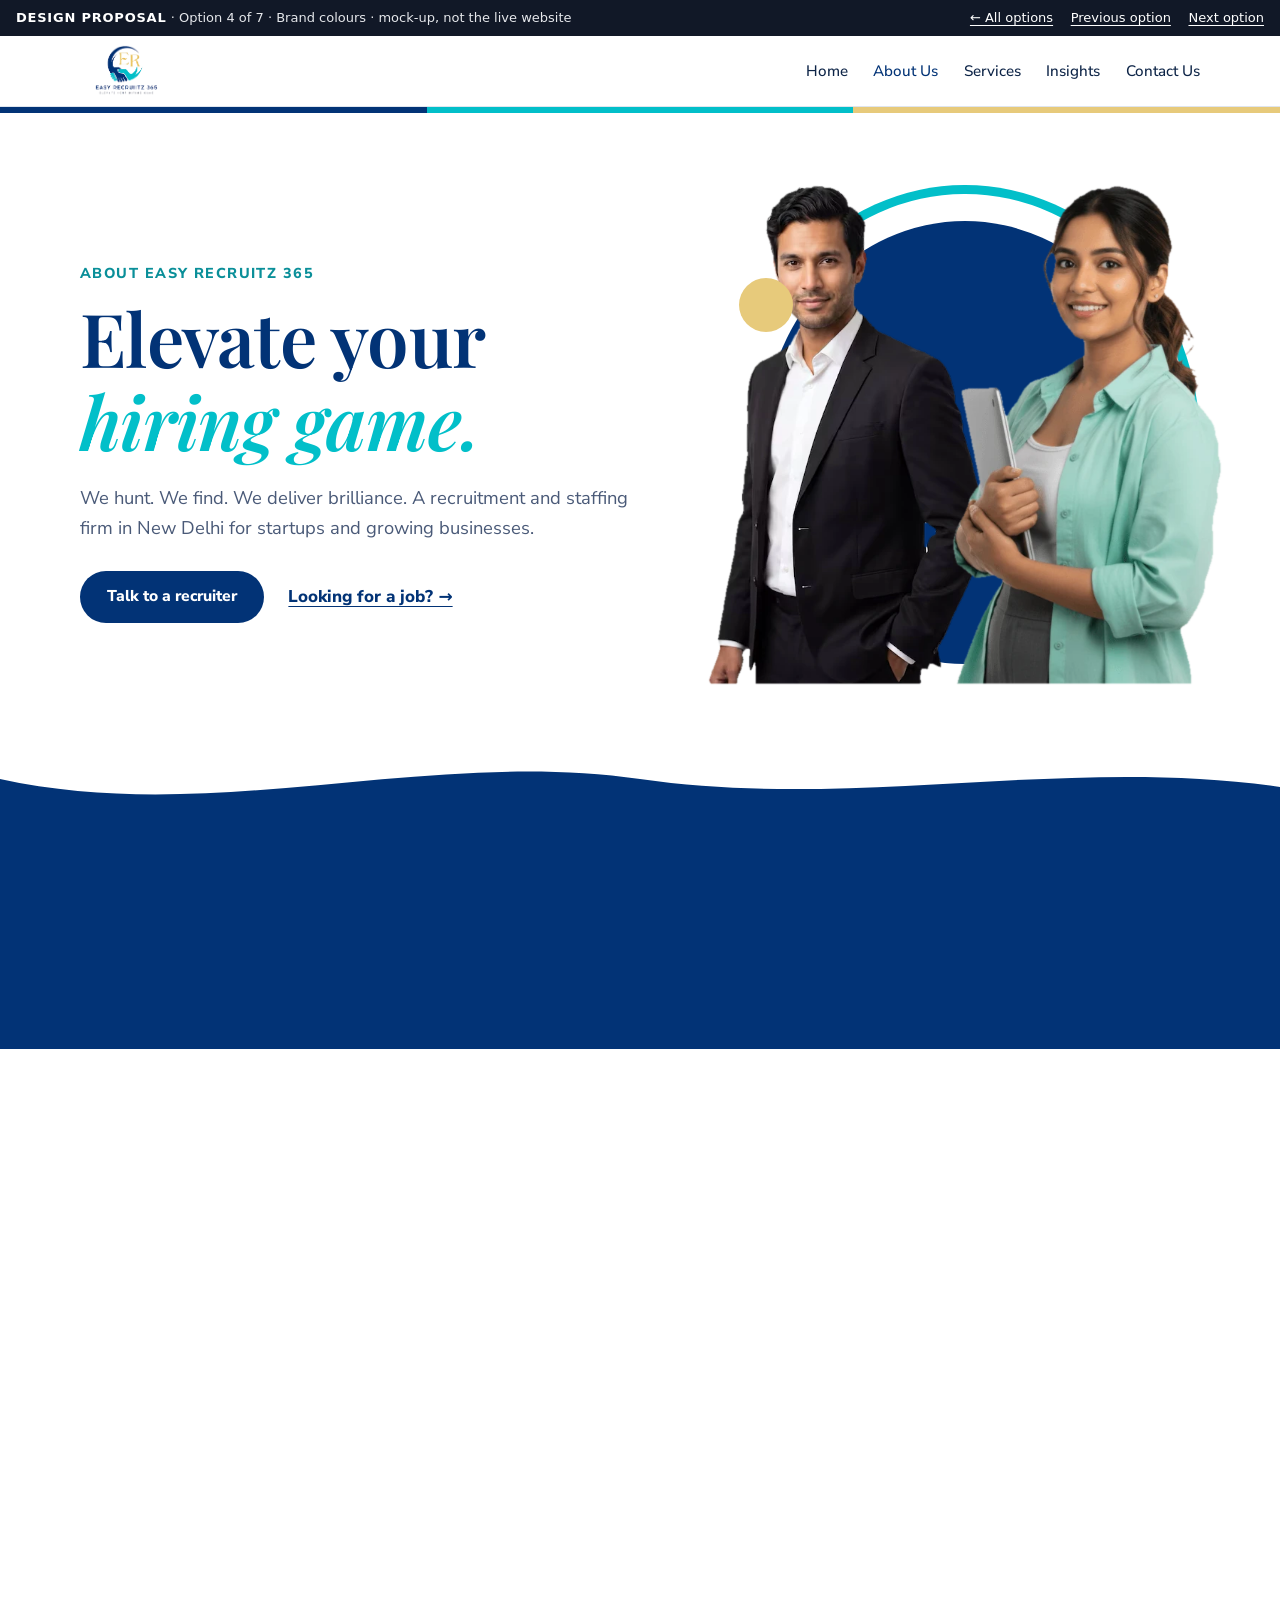
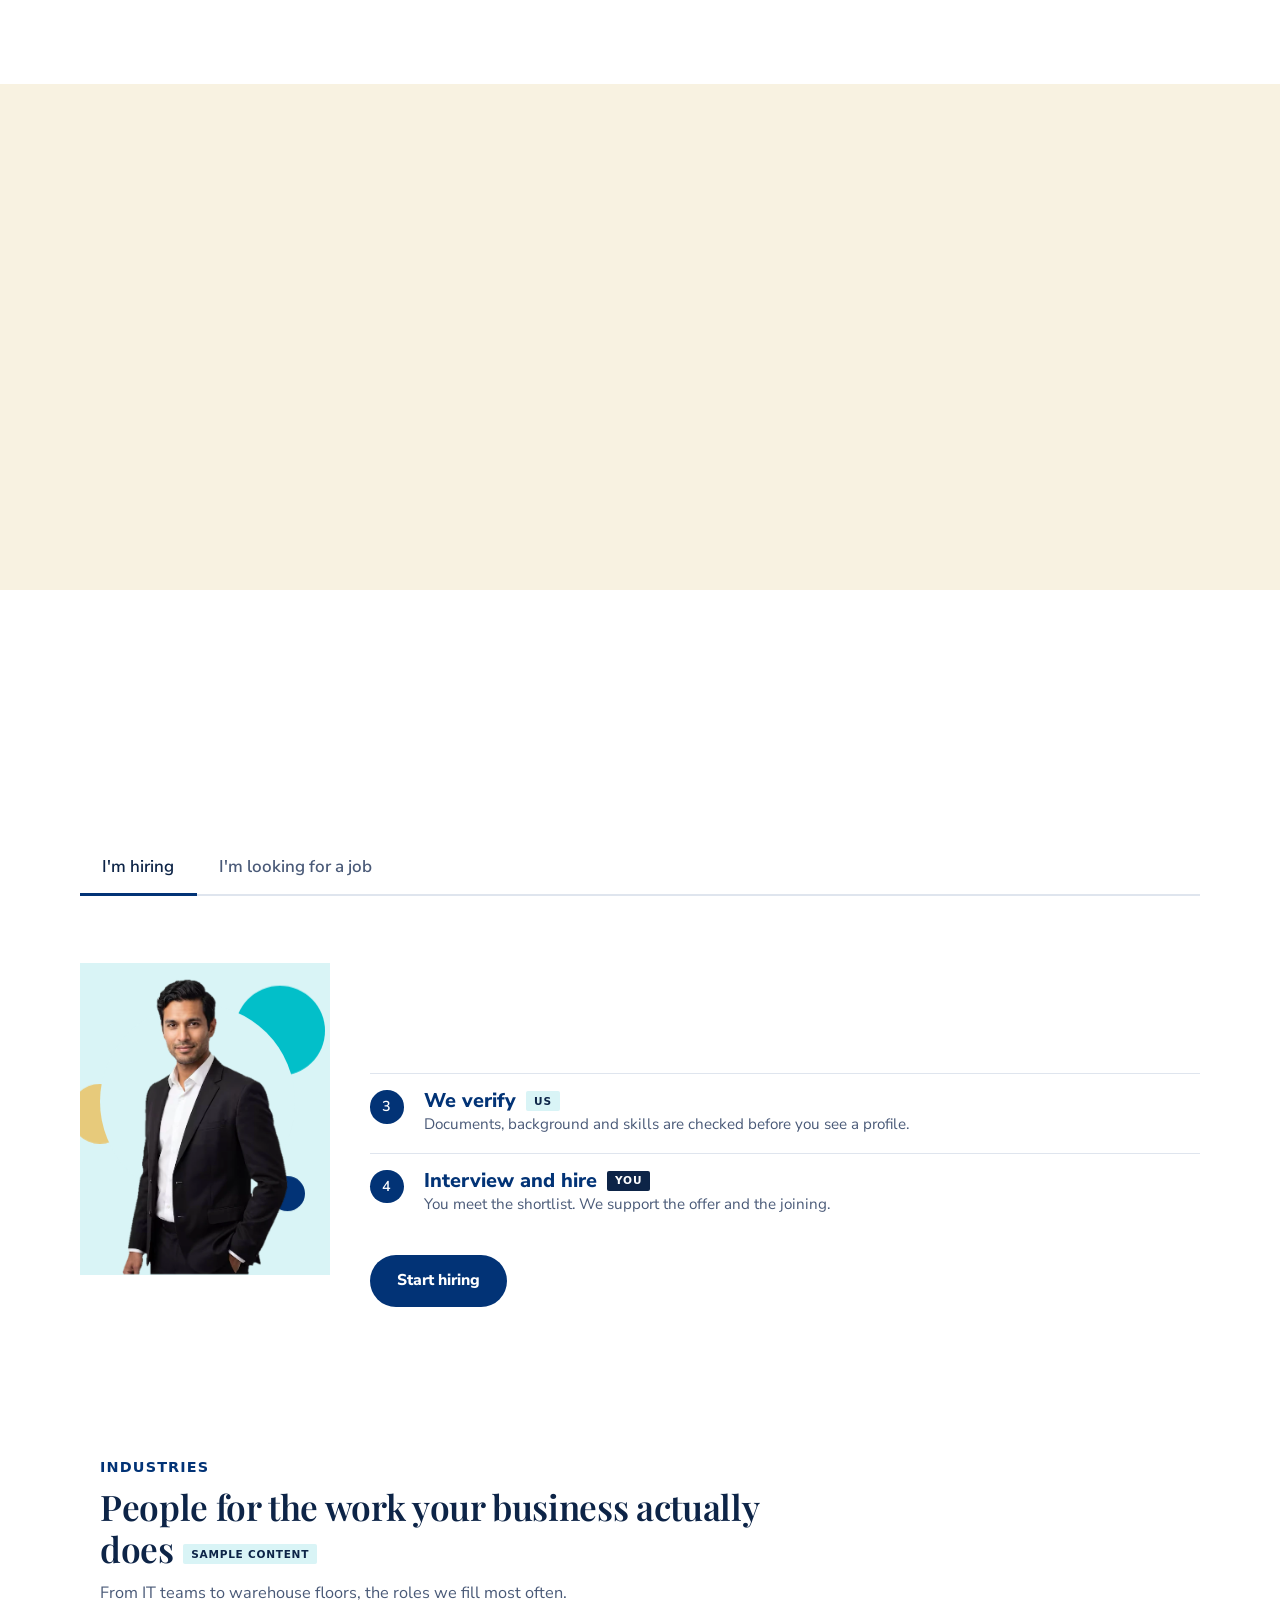
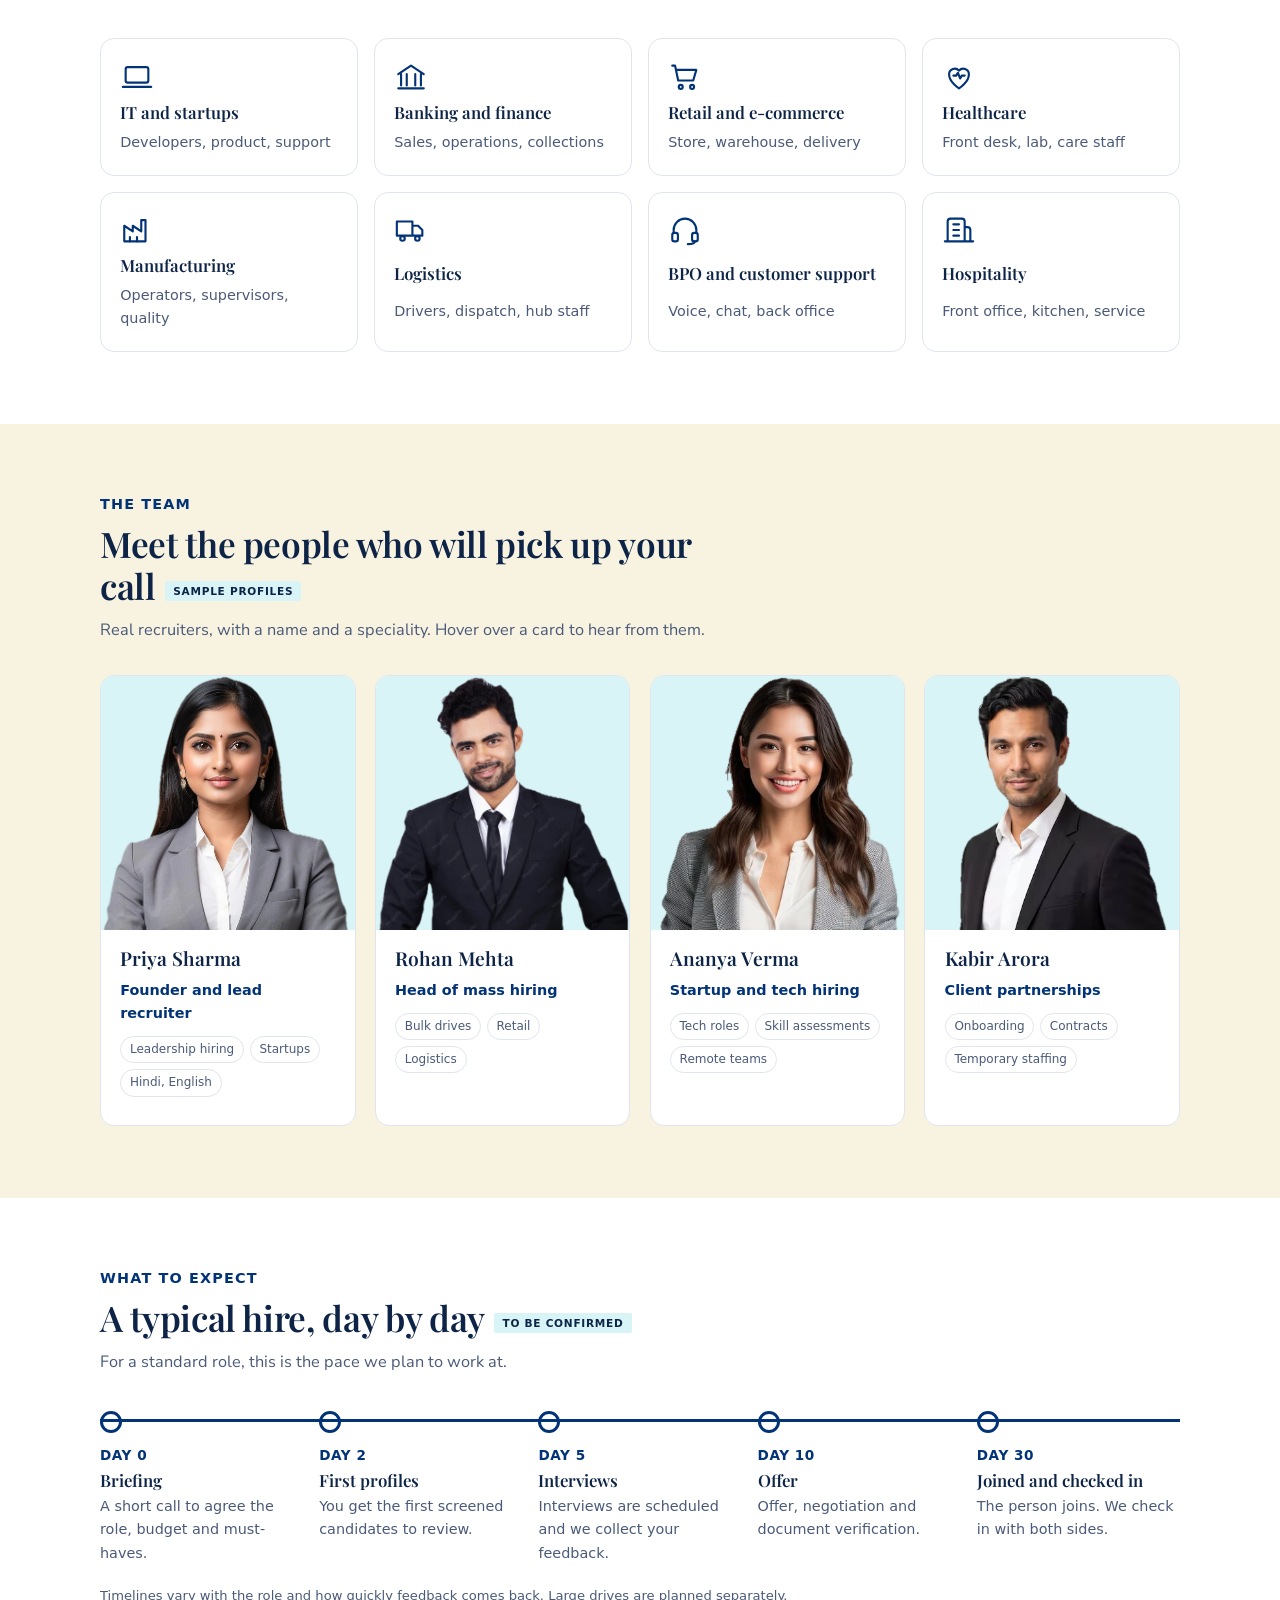
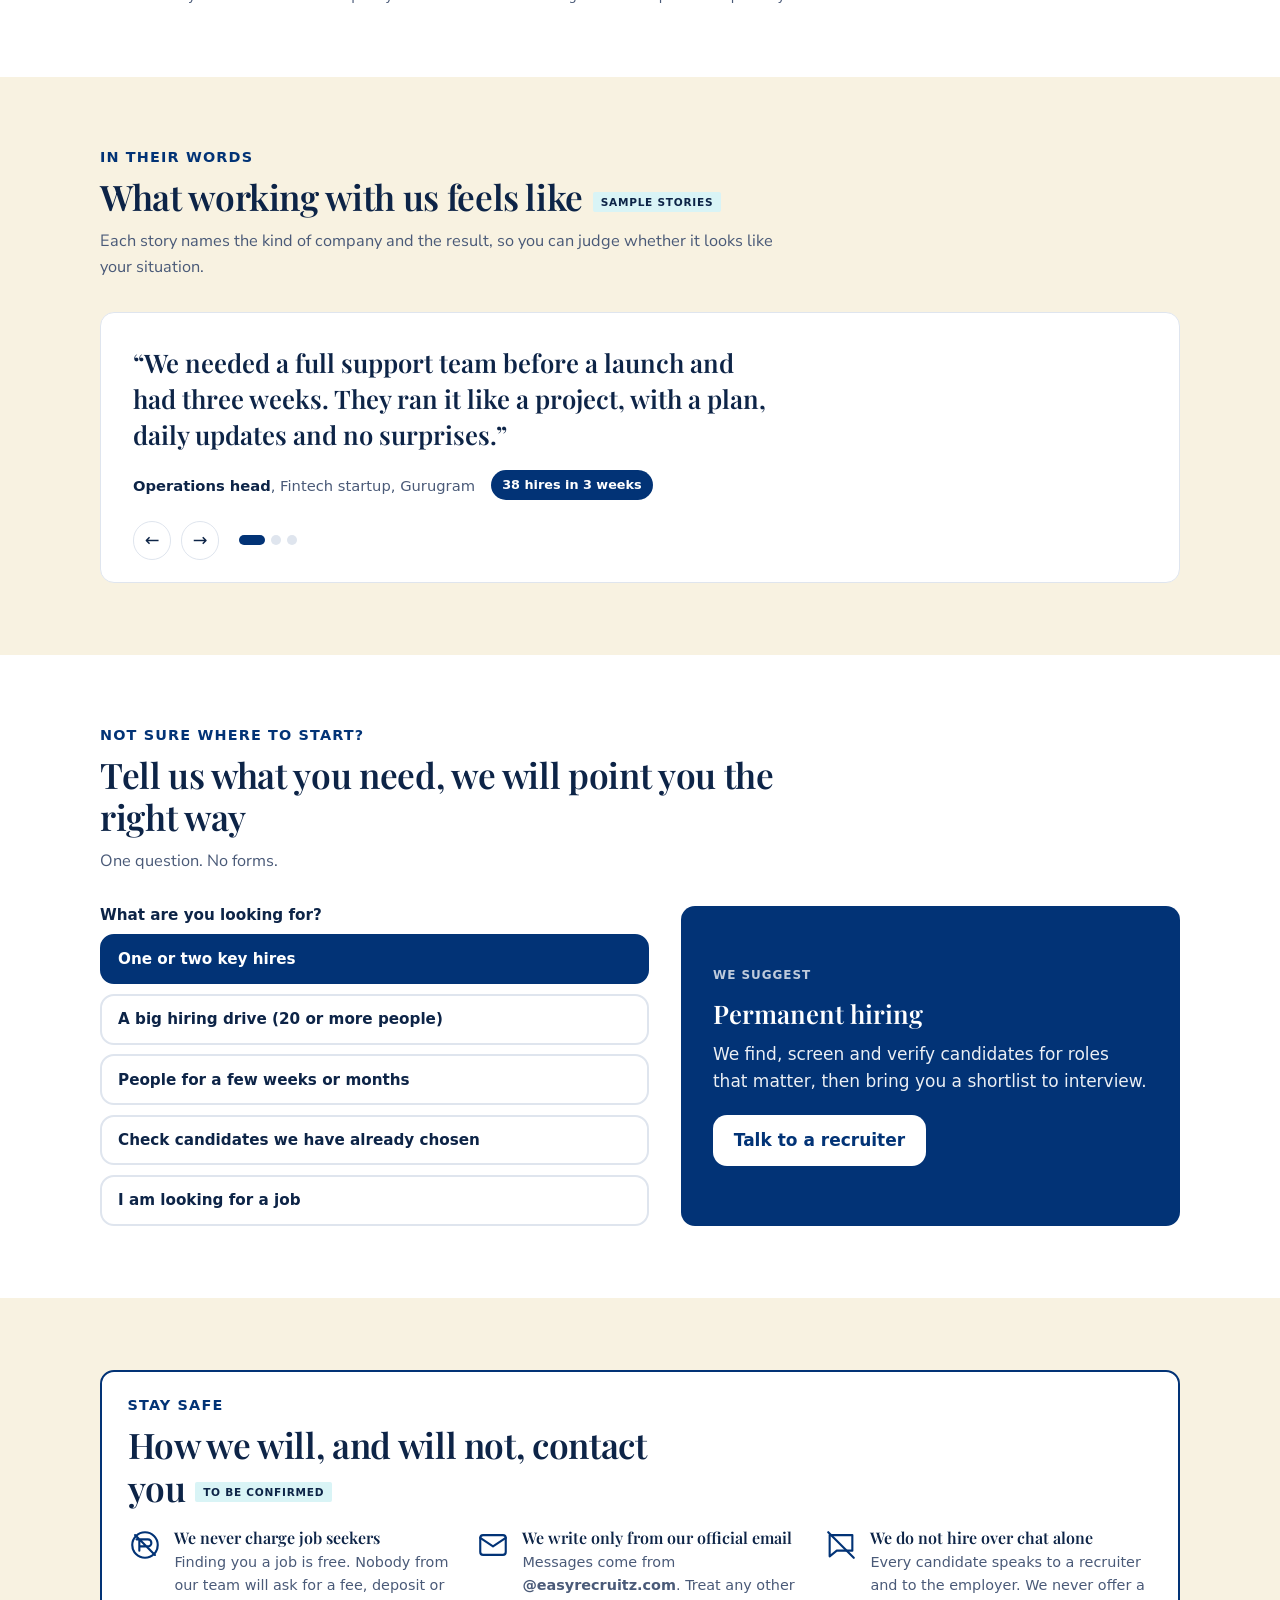
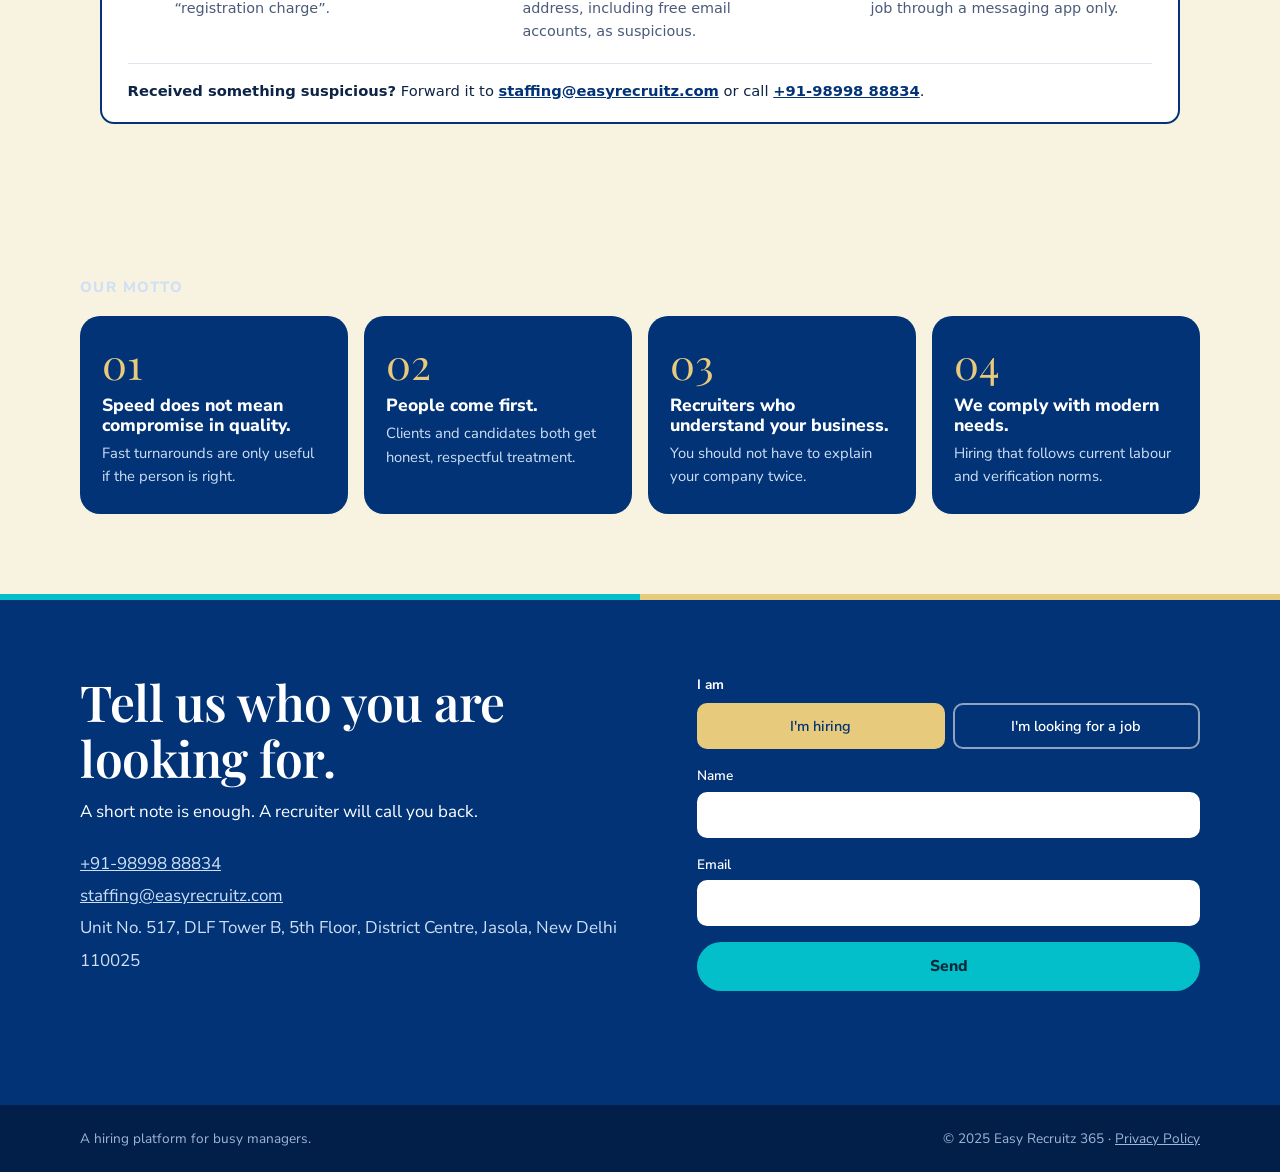
<file: designs/7-brand/index.html>
<!DOCTYPE html>
<html lang="en">
<head>
  <meta charset="UTF-8">
  <meta name="viewport" content="width=device-width, initial-scale=1">
  <title>About Us | Easy Recruitz 365</title>
  <meta name="description" content="Easy Recruitz 365 is a recruitment and staffing firm in New Delhi. We hunt, we find, we deliver brilliance.">
  <link rel="icon" href="../../assets/logo-hd.png">
  <link rel="preconnect" href="https://fonts.googleapis.com">
  <link rel="preconnect" href="https://fonts.gstatic.com" crossorigin>
  <link href="https://fonts.googleapis.com/css2?family=Playfair+Display:wght@500;600;700&family=Nunito+Sans:wght@400;600;700;800&display=swap" rel="stylesheet">
  <link rel="stylesheet" href="../../shared/loader.css">
  <link rel="stylesheet" href="../../shared/proposal.css">
  <link rel="stylesheet" href="../../shared/process.css">
  <link rel="stylesheet" href="../../shared/motion.css">
  <link rel="stylesheet" href="../../shared/sections.css">
  <link rel="stylesheet" href="style.css">
  <noscript><style>#loader{display:none}</style></noscript>
</head>
<body data-design="brand">
<svg width="0" height="0" style="position:absolute" aria-hidden="true" focusable="false"><defs>
    <symbol id="i-laptop" viewBox="0 0 24 24"><rect x="4" y="5" width="16" height="11" rx="1.5"/><path d="M2 19h20"/></symbol>
    <symbol id="i-bank" viewBox="0 0 24 24"><path d="M3 10l9-6 9 6M5 10v8M9 10v8M15 10v8M19 10v8M3 20h18"/></symbol>
    <symbol id="i-cart" viewBox="0 0 24 24"><path d="M3 4h2l2.2 10.5h10.6L20 7H6.2"/><circle cx="9" cy="19" r="1.4"/><circle cx="17" cy="19" r="1.4"/></symbol>
    <symbol id="i-heart" viewBox="0 0 24 24"><path d="M12 20s-7-4.4-7-10a4 4 0 0 1 7-2.5A4 4 0 0 1 19 10c0 5.6-7 10-7 10z"/><path d="M8 11h2l1.2-2 1.6 4 1.2-2H16"/></symbol>
    <symbol id="i-factory" viewBox="0 0 24 24"><path d="M3 20V9l6 4V9l6 4V5h3v15z"/><path d="M7 20v-3M12 20v-3"/></symbol>
    <symbol id="i-truck" viewBox="0 0 24 24"><path d="M2 6h11v10H2zM13 9h4l3 3v4h-7"/><circle cx="6" cy="18" r="1.6"/><circle cx="16.5" cy="18" r="1.6"/></symbol>
    <symbol id="i-headset" viewBox="0 0 24 24"><path d="M4 14v-2a8 8 0 0 1 16 0v2"/><rect x="3" y="14" width="4" height="6" rx="1.5"/><rect x="17" y="14" width="4" height="6" rx="1.5"/><path d="M19 20c0 1.5-2 2-5 2"/></symbol>
    <symbol id="i-hotel" viewBox="0 0 24 24"><path d="M4 20V6a2 2 0 0 1 2-2h8a2 2 0 0 1 2 2v14M16 10h2a2 2 0 0 1 2 2v8M2 20h20M8 8h4M8 12h4M8 16h4"/></symbol>
    <symbol id="i-nofee" viewBox="0 0 24 24"><circle cx="12" cy="12" r="9"/><path d="M8 8h6a2.5 2.5 0 0 1 0 5H8m0 0h5M8 8v8M6 8h8M5 5l14 14"/></symbol>
    <symbol id="i-mail" viewBox="0 0 24 24"><rect x="3" y="5" width="18" height="14" rx="2"/><path d="M3 7l9 6 9-6"/></symbol>
    <symbol id="i-chatoff" viewBox="0 0 24 24"><path d="M4 5h16v11H9l-5 4z"/><path d="M3 3l18 18"/></symbol>
  </defs></svg>
<svg width="0" height="0" style="position:absolute" aria-hidden="true" focusable="false">
  <defs>
    <symbol id="i-briefcase" viewBox="0 0 24 24"><rect x="3" y="7" width="18" height="13" rx="2"/><path d="M9 7V5a2 2 0 0 1 2-2h2a2 2 0 0 1 2 2v2M3 13h18"/></symbol>
    <symbol id="i-users" viewBox="0 0 24 24"><circle cx="9" cy="8" r="3.2"/><path d="M3 20c0-3.3 2.7-6 6-6s6 2.7 6 6"/><circle cx="17" cy="9" r="2.4"/><path d="M17 14c2.8 0 5 2.2 5 5"/></symbol>
    <symbol id="i-clock" viewBox="0 0 24 24"><circle cx="12" cy="12" r="9"/><path d="M12 7v5l3 2"/></symbol>
    <symbol id="i-shield" viewBox="0 0 24 24"><path d="M12 3l8 3v6c0 4.5-3.2 8-8 9-4.8-1-8-4.5-8-9V6z"/><path d="M8.5 12l2.5 2.5L16 9.5"/></symbol>
    <symbol id="i-usercheck" viewBox="0 0 24 24"><circle cx="9" cy="8" r="3.5"/><path d="M2.5 20c0-3.6 2.9-6.5 6.5-6.5s6.5 2.9 6.5 6.5"/><path d="M16.5 11l2 2 3.5-4"/></symbol>
    <symbol id="i-badge" viewBox="0 0 24 24"><circle cx="12" cy="9" r="5.5"/><path d="M8.5 13.5L7 21l5-2.5 5 2.5-1.5-7.5"/><path d="M9.8 9l1.7 1.7L14.4 7.5"/></symbol>
    <symbol id="i-clipboard" viewBox="0 0 24 24"><rect x="5" y="4" width="14" height="17" rx="2"/><path d="M9 4h6v3H9zM8.5 13l2.2 2.2 4.8-4.7"/></symbol>
  </defs>
</svg>

<div id="loader" class="l-brand" role="status" aria-label="Loading">
  <div class="loader-mark"><img src="../../assets/logo-hd.png" alt=""></div>
  <div class="loader-bar"></div>
  <p class="loader-text">Elevate your hiring game</p>
</div>

<div class="proposal-bar">
  <span><b>Design proposal</b> &middot; Option 4 of 7 &middot; Brand colours &middot; mock-up, not the live website</span>
  <nav><a href="../../index.html">&larr; All options</a><a href="../6-lower/index.html">Previous option</a><a href="../1-editorial/index.html">Next option</a></nav>
</div>

<header class="site-header">
  <div class="wrap nav">
    <a href="#" class="brand" aria-label="Easy Recruitz 365 home"><img src="../../assets/logo-hd.png" alt="Easy Recruitz 365"></a>
    <button class="nav-toggle" aria-label="Menu" aria-expanded="false"><span></span><span></span><span></span></button>
    <nav class="nav-links" id="nav-links">
      <a href="#">Home</a>
      <a href="#" class="current">About Us</a>
      <a href="#">Services</a>
      <a href="#">Insights</a>
      <a href="#contact">Contact Us</a>
      
    </nav>
  </div>
</header>

<main>
  <div class="tricolour" aria-hidden="true"><i></i><i></i><i></i></div>
  <section class="hero7"><div class="wrap hero7-grid">
    <div class="hero-text">
      <p class="kick7">About Easy Recruitz 365</p>
      <h1>Elevate your <em>hiring game.</em></h1>
      <p class="lead">We hunt. We find. We deliver brilliance. A recruitment and staffing firm in New Delhi for startups and growing businesses.</p>
      <p class="hero-links"><a class="btn" href="#contact" data-audience="employer">Talk to a recruiter</a><a class="textlink" href="#how" data-open-tab="seeker">Looking for a job? &rarr;</a></p>
    </div>
    <div class="hero-art ring7">
      <i class="dot7" aria-hidden="true"></i>
      <img src="../../assets/people/employer-man.webp" alt="A hiring manager in a dark suit" width="392" height="703">
      <img src="../../assets/people/jobseeker-woman.webp" alt="A smiling young professional holding a laptop" width="359" height="666">
    </div>
  </div></section>
  <div class="wave7" aria-hidden="true"><svg viewBox="0 0 1440 90" preserveAspectRatio="none"><path d="M0,40 C240,100 480,0 720,40 C960,80 1200,10 1440,50 L1440,90 L0,90Z"/></svg></div>

  <section class="stats7"><div class="wrap stats-grid"><div class="ex-item"><svg class="ic" aria-hidden="true"><use href="#i-usercheck"/></svg><span class="big"><span class="num" data-target="200">200</span>+</span><span class="cap">Joinings</span></div><div class="ex-item"><svg class="ic" aria-hidden="true"><use href="#i-users"/></svg><span class="big"><span class="num" data-target="500">500</span>+</span><span class="cap">Mass recruitments</span></div><div class="ex-item"><svg class="ic" aria-hidden="true"><use href="#i-badge"/></svg><span class="big"><span class="num" data-target="80">80</span>+</span><span class="cap">Verifications</span></div><div class="ex-item"><svg class="ic" aria-hidden="true"><use href="#i-clipboard"/></svg><span class="big"><span class="num" data-target="400">400</span>+</span><span class="cap">Assessments done</span></div></div></section>

  <section class="who7 wrap">
    <figure class="cutout"><img src="../../assets/people/woman-grey.webp" alt="A recruiter with her arms crossed" width="537" height="1000"></figure>
    <div class="ex-item"><p class="kick7">Who we are</p><h2>A talent partner for companies that are growing faster than their HR team.</h2><p>Easy Recruitz 365 is a talent partner for companies that are growing faster than their HR team. We handle sourcing, screening, verification and joining follow-up, so hiring managers can stay on their actual jobs.</p><p>Whether it is one important hire or a hundred people next month, the same team stays with the requirement from the first call to the first day.</p></div>
  </section>

  <section class="svc7s"><div class="wrap">
    <p class="kick7 ex-item">What we do</p><h2 class="ex-item">Four services, one accountable team.</h2>
    <div class="svc7-grid"><article class="svc7 ex-item"><svg class="ic" aria-hidden="true"><use href="#i-briefcase"/></svg><h3>Permanent hiring</h3><p>Full-time roles at every level, from a first hire to a team lead.</p></article><article class="svc7 ex-item"><svg class="ic" aria-hidden="true"><use href="#i-users"/></svg><h3>Mass recruitment</h3><p>Large hiring drives, planned around your headcount and start dates.</p></article><article class="svc7 ex-item"><svg class="ic" aria-hidden="true"><use href="#i-clock"/></svg><h3>Temporary staffing</h3><p>Short-term manpower through our Temporary Staffing Division.</p></article><article class="svc7 ex-item"><svg class="ic" aria-hidden="true"><use href="#i-shield"/></svg><h3>Verification and assessment</h3><p>Background checks and skill assessments before a profile reaches you.</p></article></div>
  </div></section>

  <section class="how7" id="how"><div class="wrap">
    <p class="kick7 ex-item">How it works</p><h2 class="ex-item">Hiring or job hunting, here is what to expect.</h2>
    <div class="tabs" role="tablist" aria-label="Who are you?">
        <button role="tab" id="tab-employer" aria-selected="true" aria-controls="panel-employer">I'm hiring</button>
        <button role="tab" id="tab-seeker" aria-selected="false" aria-controls="panel-seeker">I'm looking for a job</button>
      </div>

      <div class="panel" role="tabpanel" id="panel-employer" aria-labelledby="tab-employer">
        <div class="panel-photo"><img src="../../assets/people/employer-man.webp" alt="A hiring manager in a dark suit"></div>
        <div>
          <ol class="flow">
            <li><h3>Tell us what you need <span class="by you">You</span></h3><p>Share the role, the team and the timeline in a short call or form.</p></li>
            <li><h3>We search and screen <span class="by us">Us</span></h3><p>We source candidates and interview them against your brief.</p></li>
            <li><h3>We verify <span class="by us">Us</span></h3><p>Documents, background and skills are checked before you see a profile.</p></li>
            <li><h3>Interview and hire <span class="by you">You</span></h3><p>You meet the shortlist. We support the offer and the joining.</p></li>
          </ol>
          <p class="panel-cta"><a class="btn" href="#contact" data-audience="employer">Start hiring</a></p>
        </div>
      </div>

      <div class="panel" role="tabpanel" id="panel-seeker" aria-labelledby="tab-seeker">
        <div class="panel-photo"><img src="../../assets/people/jobseeker-woman.webp" alt="A smiling young professional holding a laptop"></div>
        <div>
          <ol class="flow">
            <li><h3>Send us your resume <span class="by you">You</span></h3><p>Share your profile and the kind of role you are looking for.</p></li>
            <li><h3>We match you to roles <span class="by us">Us</span></h3><p>A recruiter reviews your profile and talks to you about suitable openings.</p></li>
            <li><h3>Assessment and verification <span class="by us">Us</span></h3><p>Where a role needs it, we run a skill assessment and a document check.</p></li>
            <li><h3>Interview and join <span class="by you">You</span></h3><p>You interview with the employer. We coordinate and support you until you join.</p></li>
          </ol>
          <p class="panel-cta"><a class="btn" href="#contact" data-audience="seeker">Share your resume</a></p>
        </div>
      </div>
    </div>
  </div></section>

  <section class="ex" id="industries"><div class="ex-in">
    <div class="ex-head"><p class="kick">Industries</p><h2>People for the work your business actually does<span class="sample-tag">Sample content</span></h2><p>From IT teams to warehouse floors, the roles we fill most often.</p></div>
    <ul class="ind"><li class="ex-item"><svg class="ic" aria-hidden="true"><use href="#i-laptop"/></svg><h3>IT and startups</h3><p>Developers, product, support</p></li><li class="ex-item"><svg class="ic" aria-hidden="true"><use href="#i-bank"/></svg><h3>Banking and finance</h3><p>Sales, operations, collections</p></li><li class="ex-item"><svg class="ic" aria-hidden="true"><use href="#i-cart"/></svg><h3>Retail and e-commerce</h3><p>Store, warehouse, delivery</p></li><li class="ex-item"><svg class="ic" aria-hidden="true"><use href="#i-heart"/></svg><h3>Healthcare</h3><p>Front desk, lab, care staff</p></li><li class="ex-item"><svg class="ic" aria-hidden="true"><use href="#i-factory"/></svg><h3>Manufacturing</h3><p>Operators, supervisors, quality</p></li><li class="ex-item"><svg class="ic" aria-hidden="true"><use href="#i-truck"/></svg><h3>Logistics</h3><p>Drivers, dispatch, hub staff</p></li><li class="ex-item"><svg class="ic" aria-hidden="true"><use href="#i-headset"/></svg><h3>BPO and customer support</h3><p>Voice, chat, back office</p></li><li class="ex-item"><svg class="ic" aria-hidden="true"><use href="#i-hotel"/></svg><h3>Hospitality</h3><p>Front office, kitchen, service</p></li></ul>
  </div></section>

  <section class="ex ex-alt" id="team"><div class="ex-in">
    <div class="ex-head"><p class="kick">The team</p><h2>Meet the people who will pick up your call<span class="sample-tag">Sample profiles</span></h2><p>Real recruiters, with a name and a speciality. Hover over a card to hear from them.</p></div>
    <div class="team-grid"><article class="tcard ex-item" tabindex="0"><div class="tphoto"><img src="../../assets/people/woman-grey.webp" alt="Priya Sharma, Founder and lead recruiter" loading="lazy"></div><div class="tinfo"><h3>Priya Sharma</h3><p class="trole">Founder and lead recruiter</p><ul class="chips"><li>Leadership hiring</li><li>Startups</li><li>Hindi, English</li></ul><p class="tquote">&ldquo;I read every shortlist myself before it reaches you.&rdquo;</p></div></article><article class="tcard ex-item" tabindex="0"><div class="tphoto"><img src="../../assets/people/man-suit.webp" alt="Rohan Mehta, Head of mass hiring" loading="lazy"></div><div class="tinfo"><h3>Rohan Mehta</h3><p class="trole">Head of mass hiring</p><ul class="chips"><li>Bulk drives</li><li>Retail</li><li>Logistics</li></ul><p class="tquote">&ldquo;Give me a start date and a headcount. I will give you a plan the same day.&rdquo;</p></div></article><article class="tcard ex-item" tabindex="0"><div class="tphoto"><img src="../../assets/people/woman-tablet.webp" alt="Ananya Verma, Startup and tech hiring" loading="lazy"></div><div class="tinfo"><h3>Ananya Verma</h3><p class="trole">Startup and tech hiring</p><ul class="chips"><li>Tech roles</li><li>Skill assessments</li><li>Remote teams</li></ul><p class="tquote">&ldquo;I would rather send you three right people than thirty maybes.&rdquo;</p></div></article><article class="tcard ex-item" tabindex="0"><div class="tphoto"><img src="../../assets/people/employer-man.webp" alt="Kabir Arora, Client partnerships" loading="lazy"></div><div class="tinfo"><h3>Kabir Arora</h3><p class="trole">Client partnerships</p><ul class="chips"><li>Onboarding</li><li>Contracts</li><li>Temporary staffing</li></ul><p class="tquote">&ldquo;Call me when something goes wrong. That is when we earn our fee.&rdquo;</p></div></article></div>
  </div></section>

  <section class="ex" id="typical-hire"><div class="ex-in">
    <div class="ex-head"><p class="kick">What to expect</p><h2>A typical hire, day by day<span class="sample-tag">To be confirmed</span></h2><p>For a standard role, this is the pace we plan to work at.</p></div>
    <ol class="tl ex-item"><li><span class="day">Day 0</span><h3>Briefing</h3><p>A short call to agree the role, budget and must-haves.</p></li><li><span class="day">Day 2</span><h3>First profiles</h3><p>You get the first screened candidates to review.</p></li><li><span class="day">Day 5</span><h3>Interviews</h3><p>Interviews are scheduled and we collect your feedback.</p></li><li><span class="day">Day 10</span><h3>Offer</h3><p>Offer, negotiation and document verification.</p></li><li><span class="day">Day 30</span><h3>Joined and checked in</h3><p>The person joins. We check in with both sides.</p></li></ol>
    <p class="ex-note">Timelines vary with the role and how quickly feedback comes back. Large drives are planned separately.</p>
  </div></section>

  <section class="ex ex-alt" id="proof"><div class="ex-in">
    <div class="ex-head"><p class="kick">In their words</p><h2>What working with us feels like<span class="sample-tag">Sample stories</span></h2><p>Each story names the kind of company and the result, so you can judge whether it looks like your situation.</p></div>
    <div class="tm ex-item" aria-roledescription="carousel" aria-label="Client stories"><div class="tm-slide is-active"><blockquote>&ldquo;We needed a full support team before a launch and had three weeks. They ran it like a project, with a plan, daily updates and no surprises.&rdquo;</blockquote><div class="tm-who"><span><b>Operations head</b>, Fintech startup, Gurugram</span><span class="metric">38 hires in 3 weeks</span></div></div><div class="tm-slide"><blockquote>&ldquo;The first shortlist reached us in two days, and every candidate had already been verified. I stopped checking resumes myself.&rdquo;</blockquote><div class="tm-who"><span><b>Founder</b>, D2C brand, Delhi</span><span class="metric">First shortlist in 48 hours</span></div></div><div class="tm-slide"><blockquote>&ldquo;Our seasonal staff arrived trained on the paperwork and ready on day one. Our HR team did not have to chase anyone.&rdquo;</blockquote><div class="tm-who"><span><b>HR manager</b>, Logistics company, Noida</span><span class="metric">Seasonal team of 60</span></div></div><div class="tm-ctl"><button type="button" class="tm-prev" aria-label="Previous story">&larr;</button><button type="button" class="tm-next" aria-label="Next story">&rarr;</button><div class="tm-dots" role="group" aria-label="Choose a story"></div></div></div>
  </div></section>

  <section class="ex" id="start"><div class="ex-in">
    <div class="ex-head"><p class="kick">Not sure where to start?</p><h2>Tell us what you need, we will point you the right way</h2><p>One question. No forms.</p></div>
    <div class="pk ex-item">
      <fieldset class="pk-opts"><legend>What are you looking for?</legend><label><input type="radio" name="need" value="permanent" checked><span>One or two key hires</span></label><label><input type="radio" name="need" value="mass"><span>A big hiring drive (20 or more people)</span></label><label><input type="radio" name="need" value="temp"><span>People for a few weeks or months</span></label><label><input type="radio" name="need" value="verify"><span>Check candidates we have already chosen</span></label><label><input type="radio" name="need" value="seeker"><span>I am looking for a job</span></label></fieldset>
      <div class="pk-out" aria-live="polite"><small>We suggest</small><h3>Permanent hiring</h3><p>We find, screen and verify candidates for roles that matter, then bring you a shortlist to interview.</p><a class="btn-go" href="#contact" data-audience="employer">Talk to a recruiter</a></div>
    </div>
  </div></section>

  <section class="ex ex-alt" id="stay-safe"><div class="ex-in">
    <div class="safe ex-item">
      <div class="ex-head" style="margin-bottom:0"><p class="kick">Stay safe</p><h2>How we will, and will not, contact you<span class="sample-tag">To be confirmed</span></h2></div>
      <ul class="safe-grid">
        <li><svg class="ic" aria-hidden="true"><use href="#i-nofee"/></svg><div><h3>We never charge job seekers</h3><p>Finding you a job is free. Nobody from our team will ask for a fee, deposit or &ldquo;registration charge&rdquo;.</p></div></li>
        <li><svg class="ic" aria-hidden="true"><use href="#i-mail"/></svg><div><h3>We write only from our official email</h3><p>Messages come from <b>@easyrecruitz.com</b>. Treat any other address, including free email accounts, as suspicious.</p></div></li>
        <li><svg class="ic" aria-hidden="true"><use href="#i-chatoff"/></svg><div><h3>We do not hire over chat alone</h3><p>Every candidate speaks to a recruiter and to the employer. We never offer a job through a messaging app only.</p></div></li>
      </ul>
      <p class="safe-report"><b>Received something suspicious?</b> Forward it to <a href="mailto:staffing@easyrecruitz.com">staffing@easyrecruitz.com</a> or call <a href="tel:+919899888834">+91-98998 88834</a>.</p>
    </div>
  </div></section>

  
  <section class="motto7"><div class="wrap">
    <p class="kick7 ex-item">Our motto</p>
    <ol><li class="ex-item"><span class="mn">01</span><h3>Speed does not mean compromise in quality.</h3><p>Fast turnarounds are only useful if the person is right.</p></li><li class="ex-item"><span class="mn">02</span><h3>People come first.</h3><p>Clients and candidates both get honest, respectful treatment.</p></li><li class="ex-item"><span class="mn">03</span><h3>Recruiters who understand your business.</h3><p>You should not have to explain your company twice.</p></li><li class="ex-item"><span class="mn">04</span><h3>We comply with modern needs.</h3><p>Hiring that follows current labour and verification norms.</p></li></ol>
  </div></section>

  <section class="contact" id="contact">
    <div class="wrap contact-grid">
      <div>
        <h2>Tell us who you are looking for.</h2>
        <p>A short note is enough. A recruiter will call you back.</p>
        <p class="details">
          <a href="tel:+919899888834">+91-98998 88834</a><br>
          <a href="mailto:staffing@easyrecruitz.com">staffing@easyrecruitz.com</a><br>
          Unit No. 517, DLF Tower B, 5th Floor, District Centre, Jasola, New Delhi 110025
        </p>
      </div>
      <form data-demo-form novalidate>
        <fieldset class="choice">
          <legend>I am</legend>
          <div class="opts">
            <label><input type="radio" name="audience" value="employer" checked><span>I'm hiring</span></label>
            <label><input type="radio" name="audience" value="seeker"><span>I'm looking for a job</span></label>
          </div>
        </fieldset>
        <label>Name<input type="text" name="name" maxlength="100" autocomplete="name" required></label>
        <label>Email<input type="email" name="email" maxlength="254" autocomplete="email" required></label>
        <button class="btn" type="submit">Send</button>
        <p class="form-status" role="status" aria-live="polite"></p>
      </form>
    </div>
  </section>
</main>

<footer class="footer">
  <div class="wrap foot">
    <span>A hiring platform for busy managers.</span>
    <span>&copy; 2025 Easy Recruitz 365 &middot; <a href="#">Privacy Policy</a></span>
  </div>
</footer>

<script src="../../shared/script.js"></script>
<script src="../../shared/sections.js"></script>
</body>
</html>
</file>
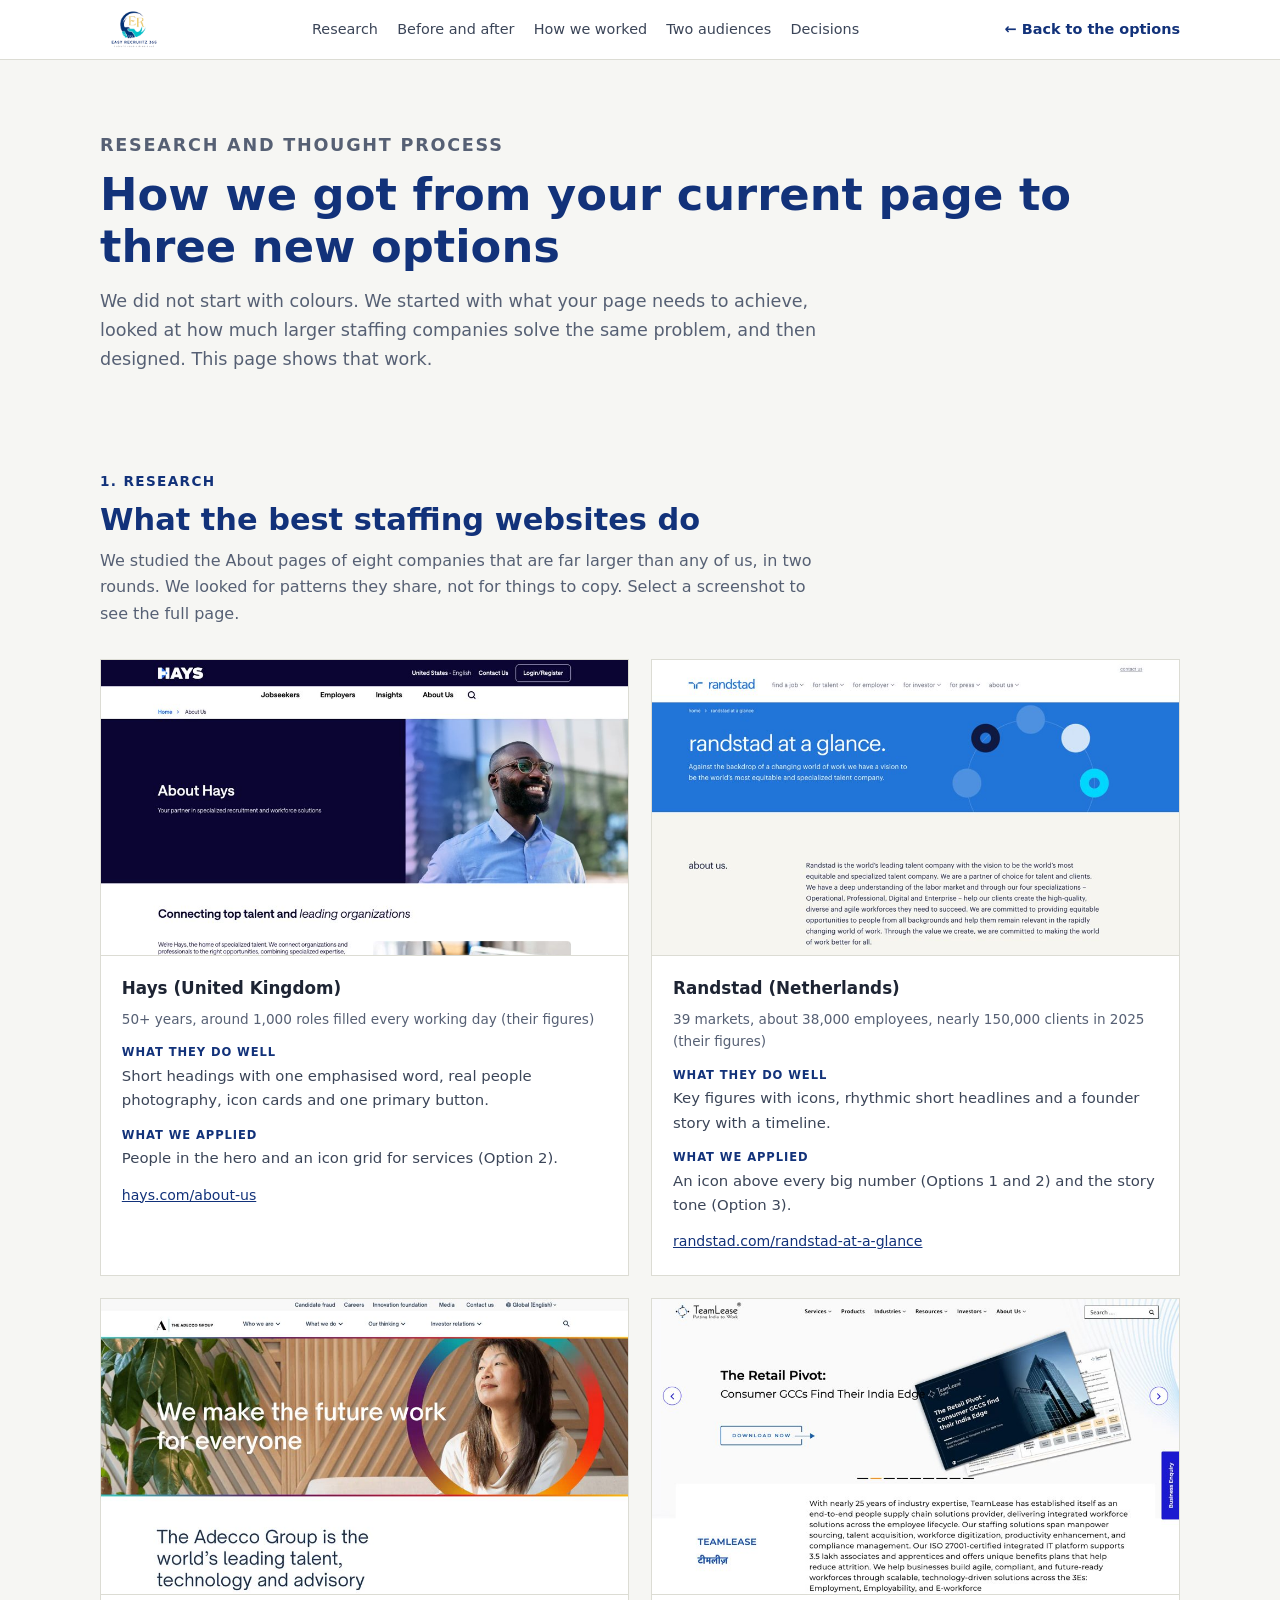
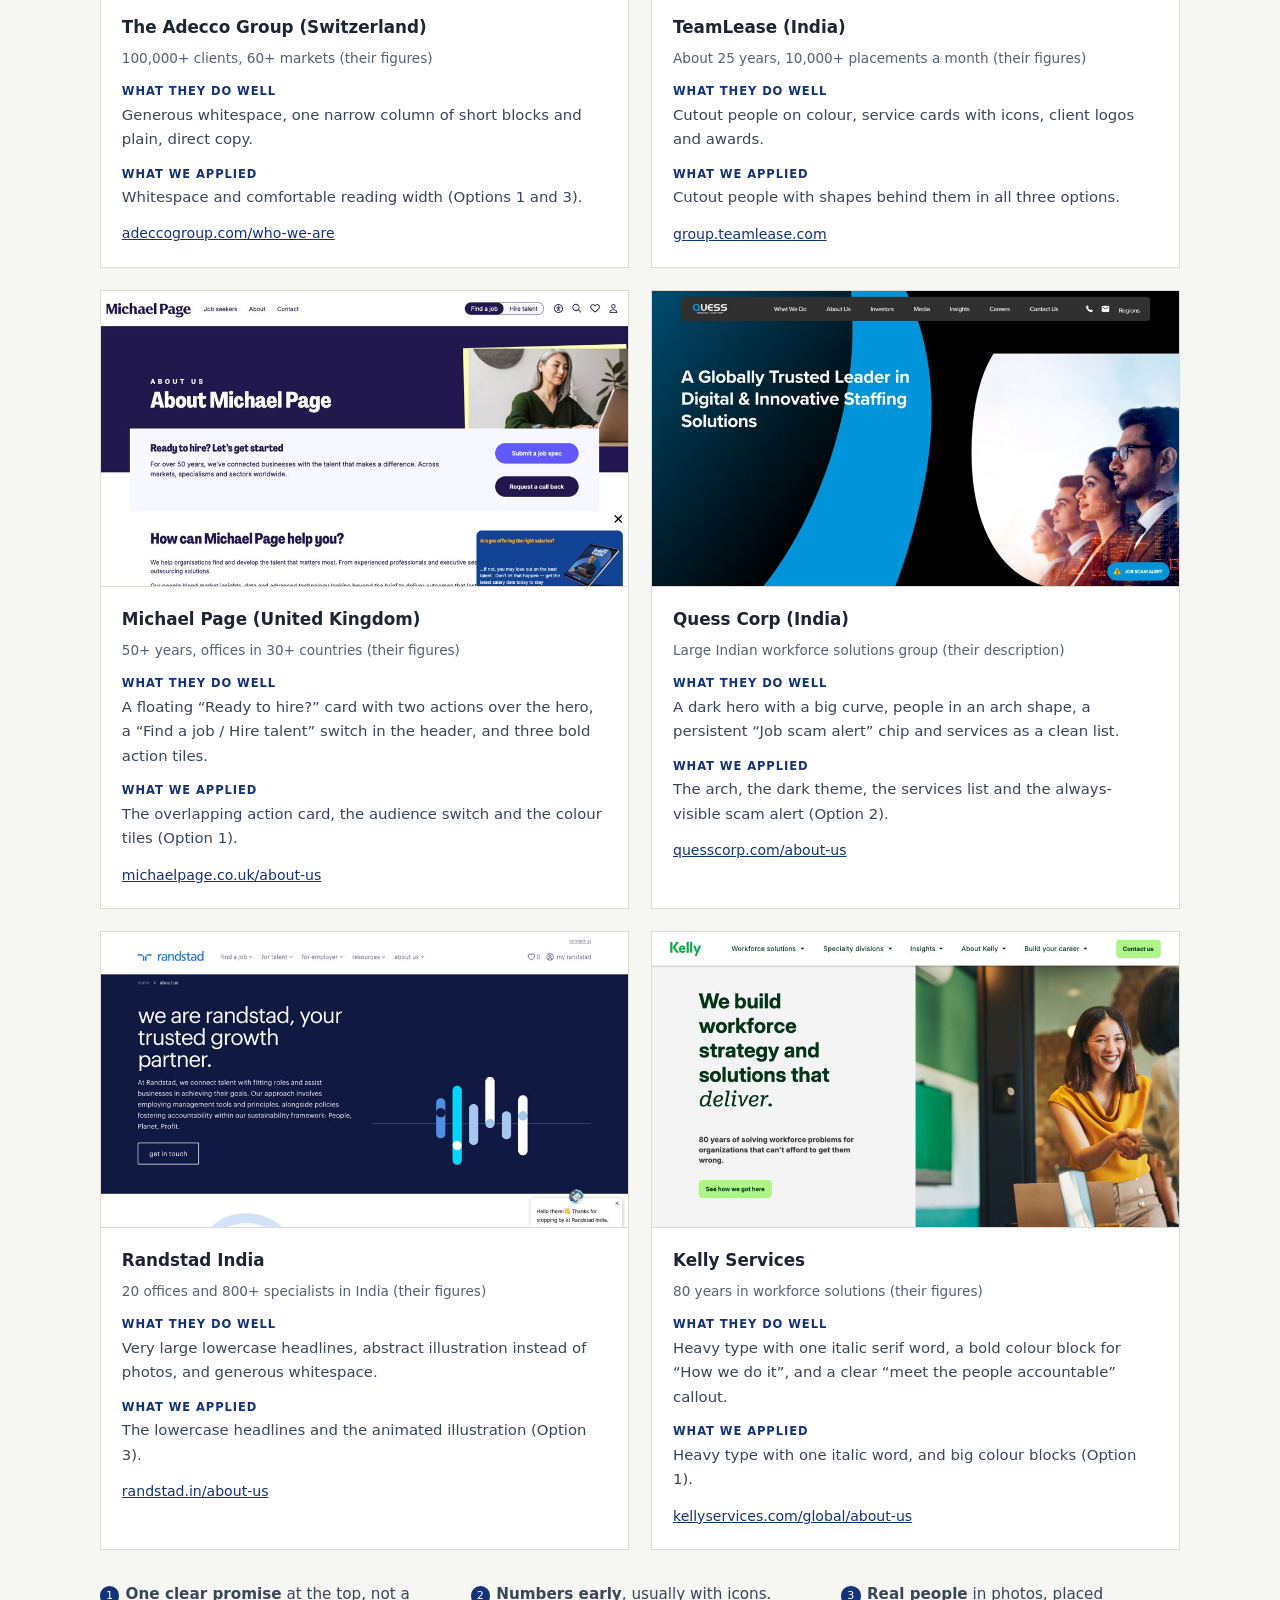
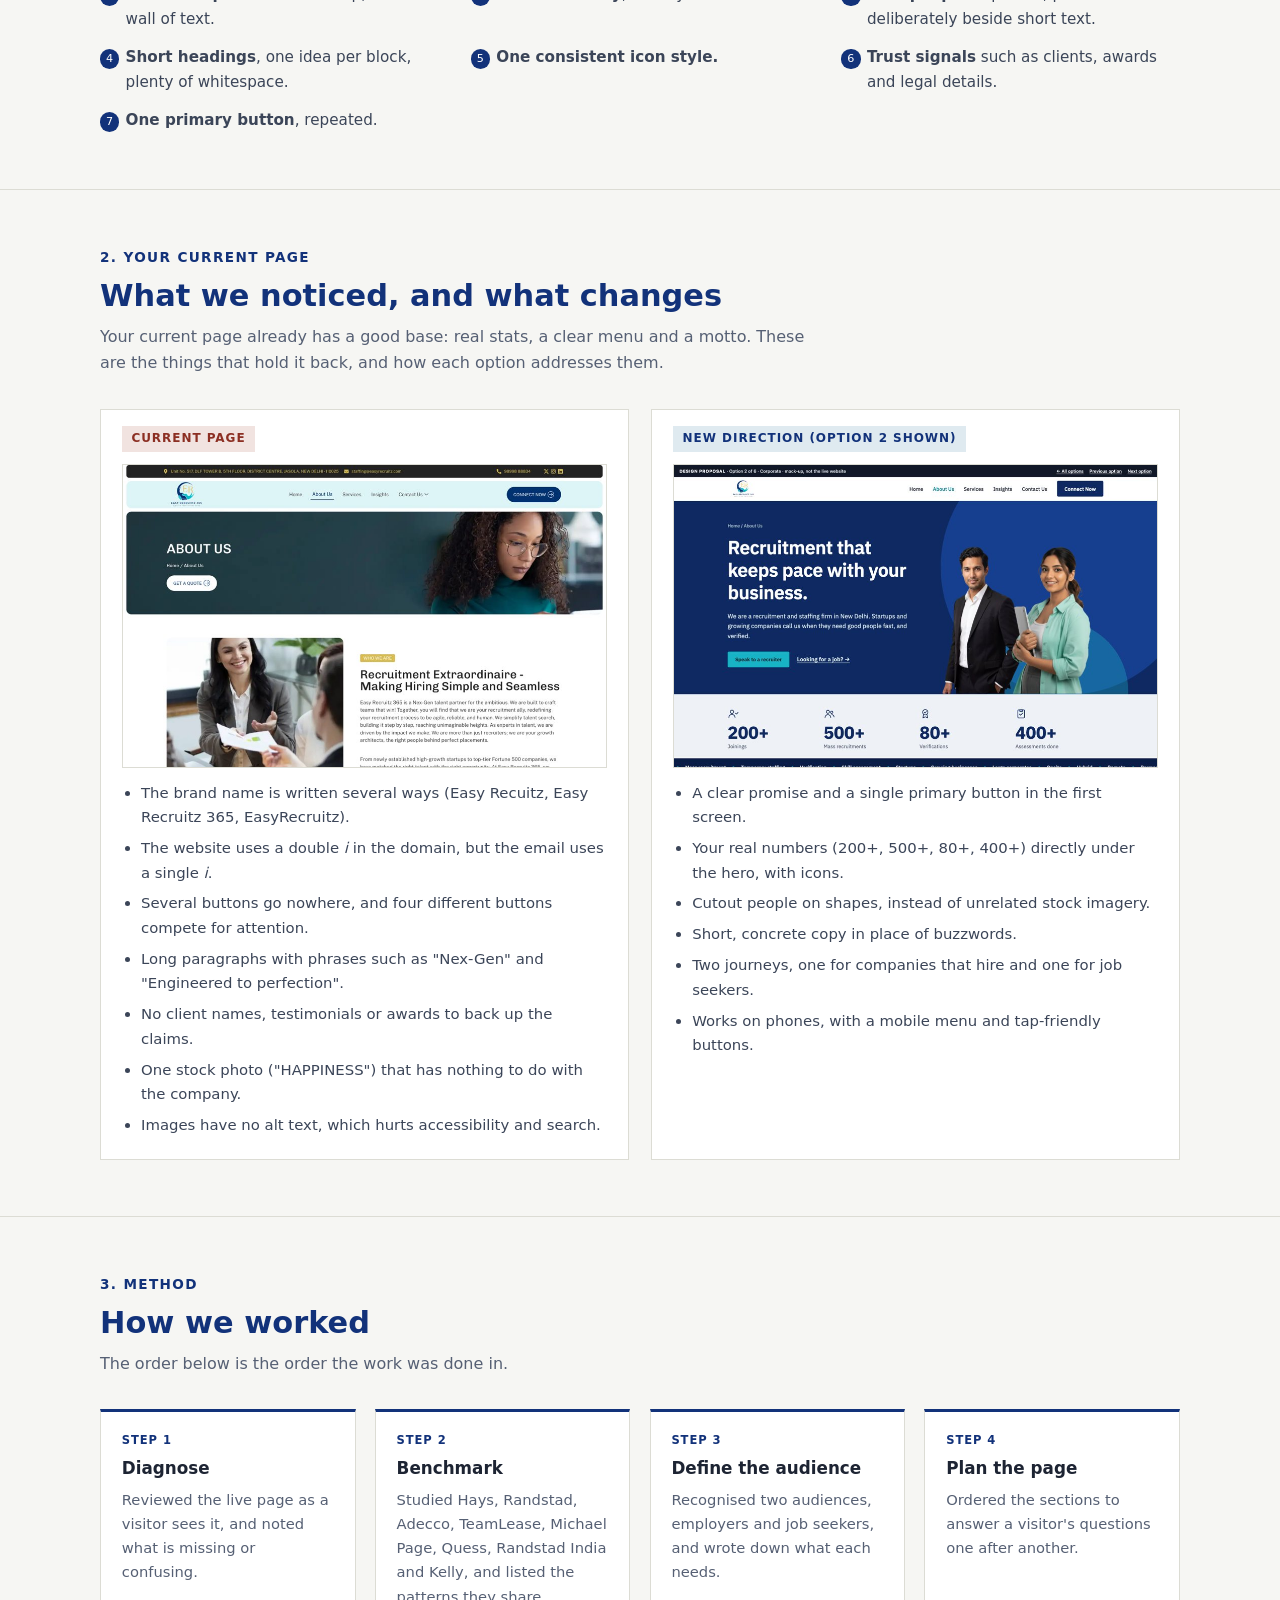
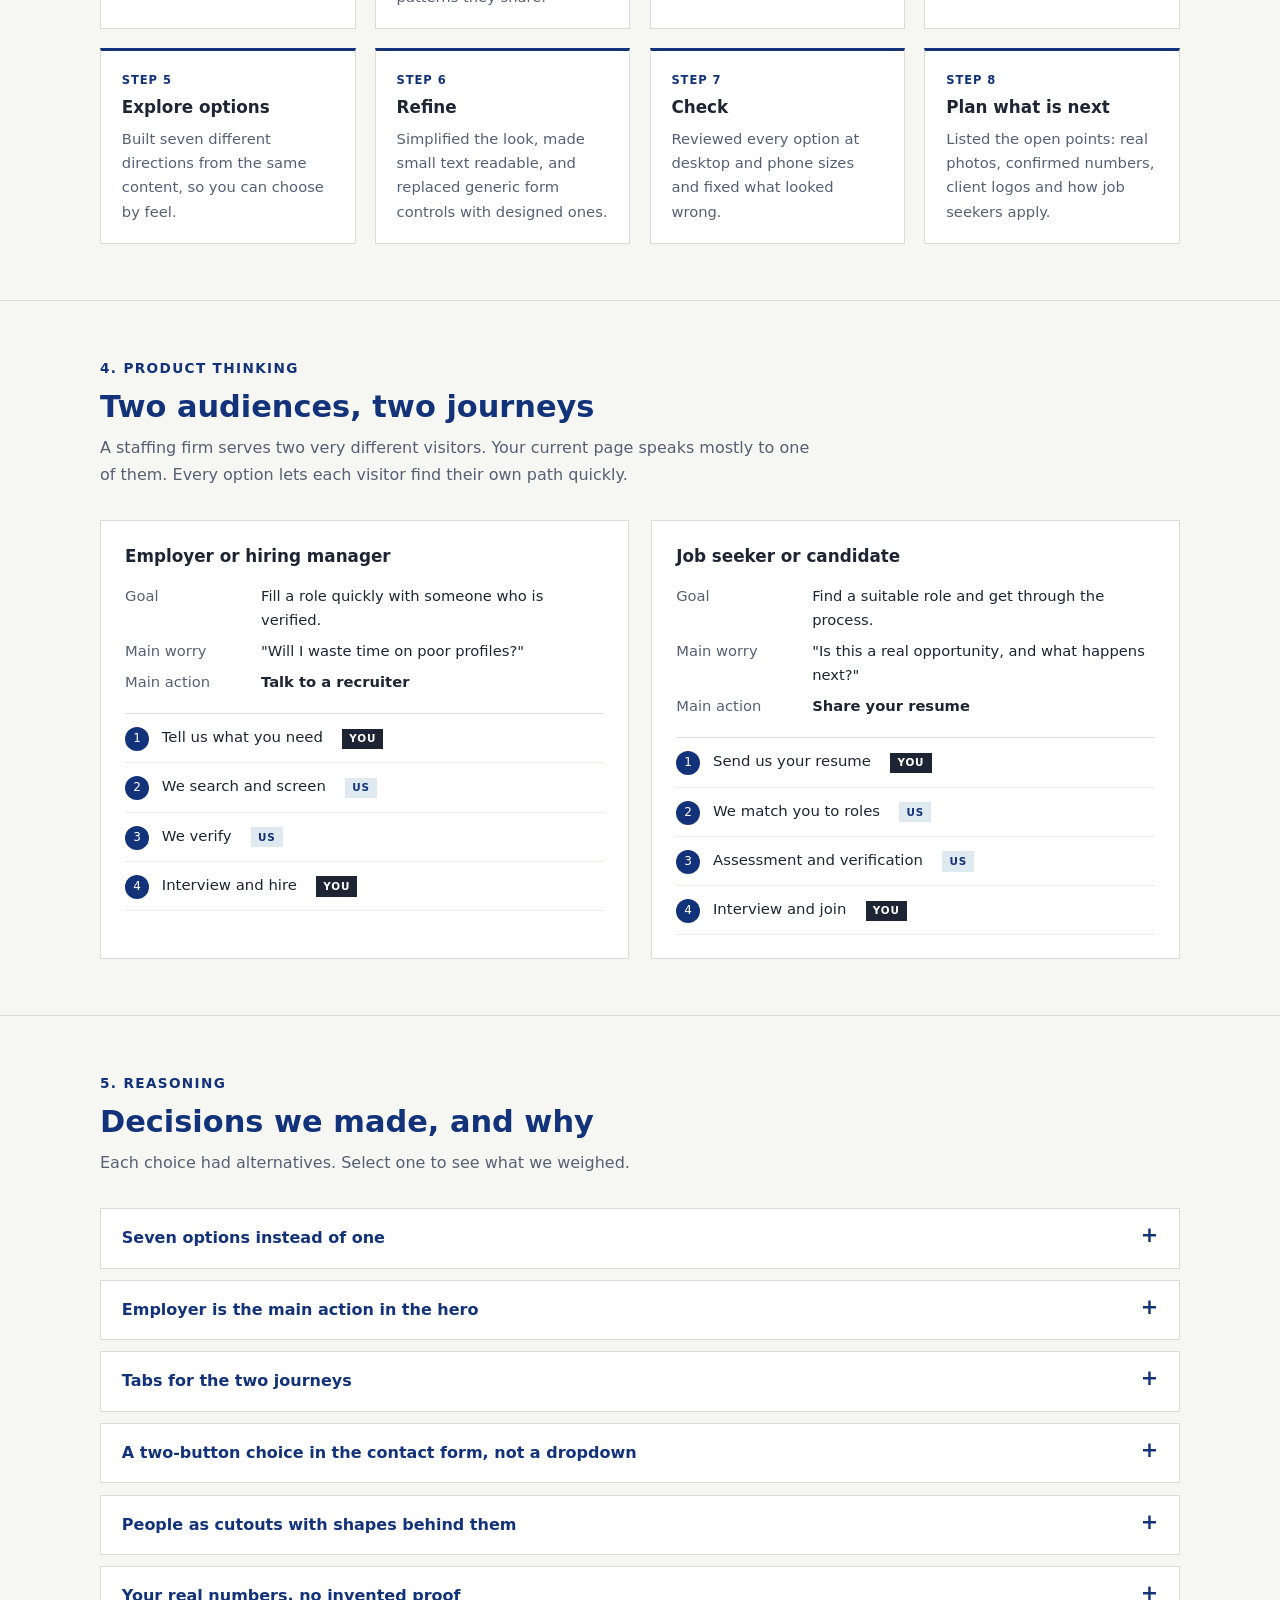
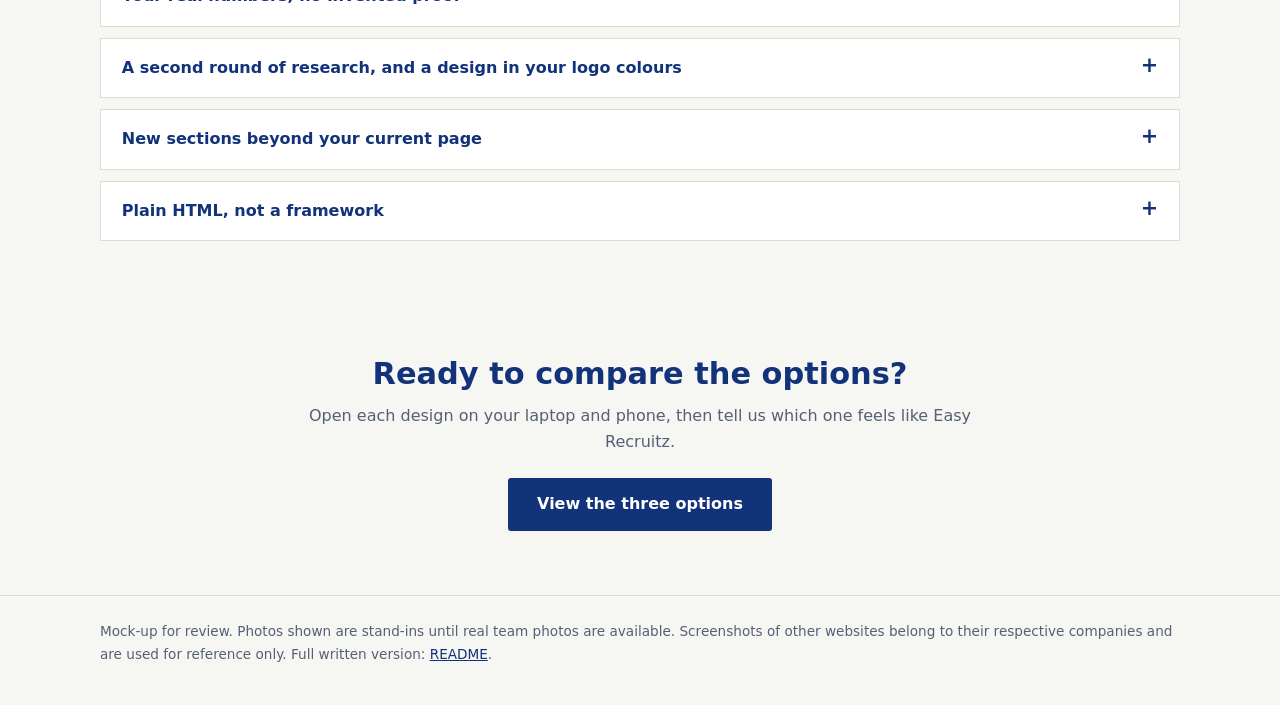
<file: case-study.html>
<!DOCTYPE html>
<html lang="en">
<head>
  <meta charset="UTF-8">
  <meta name="viewport" content="width=device-width, initial-scale=1">
  <title>Research and thought process | Easy Recruitz 365 About Us</title>
  <style>
    * { box-sizing: border-box; margin: 0; padding: 0; }
    html { scroll-behavior: smooth; }
    body { font-family: system-ui, -apple-system, 'Segoe UI', sans-serif; background: #f6f6f3; color: #1d2433; line-height: 1.65; }
    a { color: #12327a; }
    img { max-width: 100%; display: block; }
    .wrap { width: min(1080px, 90%); margin: 0 auto; }
    section { padding: 3.5rem 0; scroll-margin-top: 64px; }
    section + section { border-top: 1px solid #dcdcd4; }
    h1 { font-size: clamp(1.8rem, 4.5vw, 2.8rem); color: #12327a; font-weight: 600; line-height: 1.15; }
    h2 { font-size: clamp(1.4rem, 3vw, 1.9rem); color: #12327a; font-weight: 600; line-height: 1.2; margin-bottom: .6rem; }
    h3 { font-size: 1.05rem; color: #1d2433; margin-bottom: .3rem; }
    .lead { color: #566074; max-width: 720px; margin-bottom: 2rem; }
    .eyebrow { font-size: .85rem; font-weight: 700; letter-spacing: .1em; text-transform: uppercase; color: #12327a; margin-bottom: .6rem; }

    /* top bar */
    .bar { position: sticky; top: 0; z-index: 20; background: #fff; border-bottom: 1px solid #dcdcd4; }
    .bar .wrap { display: flex; align-items: center; justify-content: space-between; gap: 1rem; padding: .6rem 0; }
    .bar img { height: 40px; width: auto; }
    .bar nav { display: flex; gap: 1.2rem; overflow-x: auto; font-size: .9rem; white-space: nowrap; }
    .bar nav a { text-decoration: none; color: #3b4558; }
    .bar nav a:hover { color: #12327a; text-decoration: underline; }
    .back { font-size: .9rem; font-weight: 600; text-decoration: none; white-space: nowrap; }

    .hero { padding: 3.5rem 0 2.5rem; }
    .hero p { color: #566074; max-width: 720px; margin-top: .9rem; font-size: 1.1rem; }

    /* reference cards */
    .refs { display: grid; grid-template-columns: repeat(auto-fit, minmax(460px, 1fr)); gap: 1.4rem; }
    .ref { background: #fff; border: 1px solid #dcdcd4; display: flex; flex-direction: column; }
    .ref .shot { display: block; aspect-ratio: 16 / 9; overflow: hidden; border-bottom: 1px solid #dcdcd4; background: #eee; }
    .ref .shot img { width: 100%; height: 100%; object-fit: cover; object-position: top; transition: transform .3s; }
    .ref .shot:hover img { transform: scale(1.03); }
    .ref .txt { padding: 1.2rem 1.3rem 1.3rem; display: flex; flex-direction: column; gap: .8rem; }
    .ref .meta { font-size: .85rem; color: #566074; }
    .ref .row { font-size: .93rem; color: #3b4558; }
    .ref .row b { display: block; font-size: .72rem; letter-spacing: .08em; text-transform: uppercase; color: #12327a; margin-bottom: .1rem; }
    .ref .links { font-size: .88rem; }

    .patterns { list-style: none; display: grid; grid-template-columns: repeat(auto-fit, minmax(300px, 1fr)); gap: .8rem 2rem; margin-top: 2rem; }
    .patterns li { padding-left: 1.6rem; position: relative; color: #3b4558; font-size: .95rem; }
    .patterns li::before { content: counter(p); counter-increment: p; position: absolute; left: 0; top: 0; width: 1.2rem; height: 1.2rem; border-radius: 50%; background: #12327a; color: #fff; font-size: .7rem; display: grid; place-items: center; margin-top: .3rem; }
    .patterns { counter-reset: p; }

    /* before / after */
    .ba { display: grid; grid-template-columns: 1fr 1fr; gap: 1.4rem; }
    .ba .col { background: #fff; border: 1px solid #dcdcd4; }
    .ba .tag { display: inline-block; font-size: .75rem; font-weight: 700; letter-spacing: .08em; text-transform: uppercase; padding: .2rem .6rem; margin: 1rem 1.3rem 0; }
    .ba .before .tag { background: #f1e3e0; color: #8c2f23; }
    .ba .after .tag { background: #dfeaf0; color: #12327a; }
    .ba .shot { margin: .8rem 1.3rem; border: 1px solid #dcdcd4; aspect-ratio: 16 / 10; overflow: hidden; display: block; }
    .ba .shot img { width: 100%; height: 100%; object-fit: cover; object-position: top; }
    .ba ul { margin: 0 1.3rem 1.3rem 2.5rem; font-size: .93rem; color: #3b4558; }
    .ba li { margin-bottom: .4rem; }

    /* process */
    .steps { list-style: none; counter-reset: s; display: grid; grid-template-columns: repeat(auto-fit, minmax(240px, 1fr)); gap: 1.2rem; }
    .steps li { counter-increment: s; background: #fff; border: 1px solid #dcdcd4; padding: 1.2rem 1.3rem; border-top: 3px solid #12327a; }
    .steps li::before { content: "Step " counter(s); display: block; font-size: .72rem; font-weight: 700; letter-spacing: .08em; text-transform: uppercase; color: #12327a; margin-bottom: .3rem; }
    .steps p { font-size: .92rem; color: #566074; }

    /* audiences */
    .aud { display: grid; grid-template-columns: 1fr 1fr; gap: 1.4rem; }
    .aud .col { background: #fff; border: 1px solid #dcdcd4; padding: 1.4rem 1.5rem; }
    .aud dl { display: grid; grid-template-columns: 7.5rem 1fr; gap: .4rem 1rem; font-size: .92rem; margin: .8rem 0 1.2rem; }
    .aud dt { color: #566074; }
    .aud ol { list-style: none; counter-reset: f; border-top: 1px solid #dcdcd4; }
    .aud li { counter-increment: f; display: flex; gap: .8rem; align-items: baseline; padding: .7rem 0; border-bottom: 1px solid #ececE4; font-size: .93rem; }
    .aud li::before { content: counter(f); width: 1.5rem; height: 1.5rem; flex: none; border-radius: 50%; background: #12327a; color: #fff; display: grid; place-items: center; font-size: .75rem; }
    .by { font-size: .65rem; font-weight: 700; letter-spacing: .08em; text-transform: uppercase; padding: .1rem .45rem; margin-left: .4rem; }
    .by.you { background: #1d2433; color: #fff; }
    .by.us { background: #dfeaf0; color: #12327a; }

    /* decisions */
    details { background: #fff; border: 1px solid #dcdcd4; margin-bottom: .7rem; }
    summary { cursor: pointer; padding: 1rem 1.3rem; font-weight: 600; color: #12327a; list-style: none; display: flex; justify-content: space-between; gap: 1rem; }
    summary::-webkit-details-marker { display: none; }
    summary::after { content: "+"; font-size: 1.3rem; line-height: 1; }
    details[open] summary::after { content: "\2212"; }
    .dbody { padding: 0 1.3rem 1.2rem; display: grid; grid-template-columns: repeat(auto-fit, minmax(240px, 1fr)); gap: 1rem 2rem; font-size: .93rem; color: #3b4558; }
    .dbody b { display: block; font-size: .72rem; letter-spacing: .08em; text-transform: uppercase; color: #12327a; margin-bottom: .1rem; }

    .cta { text-align: center; padding: 3rem 0 4rem; }
    .btn { display: inline-block; padding: .85rem 1.8rem; background: #12327a; color: #fff; text-decoration: none; font-weight: 600; border-radius: 3px; }
    .btn:hover { background: #0c2358; }
    footer { padding: 1.5rem 0 2.5rem; font-size: .85rem; color: #566074; border-top: 1px solid #dcdcd4; }

    @media (max-width: 860px) {
      .refs, .ba, .aud { grid-template-columns: 1fr; }
      .bar nav { display: none; }
    }
    @media (max-width: 520px) { .refs { grid-template-columns: 1fr; } }
  </style>
</head>
<body>

<div class="bar">
  <div class="wrap">
    <img src="assets/logo-hd.png" alt="Easy Recruitz 365">
    <nav>
      <a href="#research">Research</a>
      <a href="#before-after">Before and after</a>
      <a href="#process">How we worked</a>
      <a href="#audiences">Two audiences</a>
      <a href="#decisions">Decisions</a>
    </nav>
    <a class="back" href="index.html">&larr; Back to the options</a>
  </div>
</div>

<header class="wrap hero">
  <p class="eyebrow">Research and thought process</p>
  <h1>How we got from your current page to three new options</h1>
  <p>We did not start with colours. We started with what your page needs to achieve, looked at how much larger staffing companies solve the same problem, and then designed. This page shows that work.</p>
</header>

<section id="research">
  <div class="wrap">
    <p class="eyebrow">1. Research</p>
    <h2>What the best staffing websites do</h2>
    <p class="lead">We studied the About pages of eight companies that are far larger than any of us, in two rounds. We looked for patterns they share, not for things to copy. Select a screenshot to see the full page.</p>

    <div class="refs">
      <article class="ref">
        <a class="shot" href="docs/references/hays.jpg" target="_blank" rel="noopener"><img src="docs/references/hays-thumb.jpg" alt="Hays About page" loading="lazy"></a>
        <div class="txt">
          <div><h3>Hays (United Kingdom)</h3><p class="meta">50+ years, around 1,000 roles filled every working day (their figures)</p></div>
          <p class="row"><b>What they do well</b>Short headings with one emphasised word, real people photography, icon cards and one primary button.</p>
          <p class="row"><b>What we applied</b>People in the hero and an icon grid for services (Option 2).</p>
          <p class="links"><a href="https://hays.com/about-us" target="_blank" rel="noopener">hays.com/about-us</a></p>
        </div>
      </article>

      <article class="ref">
        <a class="shot" href="docs/references/randstad.jpg" target="_blank" rel="noopener"><img src="docs/references/randstad-thumb.jpg" alt="Randstad About page" loading="lazy"></a>
        <div class="txt">
          <div><h3>Randstad (Netherlands)</h3><p class="meta">39 markets, about 38,000 employees, nearly 150,000 clients in 2025 (their figures)</p></div>
          <p class="row"><b>What they do well</b>Key figures with icons, rhythmic short headlines and a founder story with a timeline.</p>
          <p class="row"><b>What we applied</b>An icon above every big number (Options 1 and 2) and the story tone (Option 3).</p>
          <p class="links"><a href="https://www.randstad.com/randstad-at-a-glance/" target="_blank" rel="noopener">randstad.com/randstad-at-a-glance</a></p>
        </div>
      </article>

      <article class="ref">
        <a class="shot" href="docs/references/adecco.jpg" target="_blank" rel="noopener"><img src="docs/references/adecco-thumb.jpg" alt="Adecco Group About page" loading="lazy"></a>
        <div class="txt">
          <div><h3>The Adecco Group (Switzerland)</h3><p class="meta">100,000+ clients, 60+ markets (their figures)</p></div>
          <p class="row"><b>What they do well</b>Generous whitespace, one narrow column of short blocks and plain, direct copy.</p>
          <p class="row"><b>What we applied</b>Whitespace and comfortable reading width (Options 1 and 3).</p>
          <p class="links"><a href="https://www.adeccogroup.com/who-we-are" target="_blank" rel="noopener">adeccogroup.com/who-we-are</a></p>
        </div>
      </article>

      <article class="ref">
        <a class="shot" href="docs/references/teamlease.jpg" target="_blank" rel="noopener"><img src="docs/references/teamlease-thumb.jpg" alt="TeamLease home page" loading="lazy"></a>
        <div class="txt">
          <div><h3>TeamLease (India)</h3><p class="meta">About 25 years, 10,000+ placements a month (their figures)</p></div>
          <p class="row"><b>What they do well</b>Cutout people on colour, service cards with icons, client logos and awards.</p>
          <p class="row"><b>What we applied</b>Cutout people with shapes behind them in all three options.</p>
          <p class="links"><a href="https://group.teamlease.com/" target="_blank" rel="noopener">group.teamlease.com</a></p>
        </div>
      </article>
      <article class="ref">
        <a class="shot" href="docs/references/michaelpage.jpg" target="_blank" rel="noopener"><img src="docs/references/michaelpage-thumb.jpg" alt="Michael Page About page" loading="lazy"></a>
        <div class="txt">
          <div><h3>Michael Page (United Kingdom)</h3><p class="meta">50+ years, offices in 30+ countries (their figures)</p></div>
          <p class="row"><b>What they do well</b>A floating &ldquo;Ready to hire?&rdquo; card with two actions over the hero, a &ldquo;Find a job / Hire talent&rdquo; switch in the header, and three bold action tiles.</p>
          <p class="row"><b>What we applied</b>The overlapping action card, the audience switch and the colour tiles (Option 1).</p>
          <p class="links"><a href="https://www.michaelpage.co.uk/about-us" target="_blank" rel="noopener">michaelpage.co.uk/about-us</a></p>
        </div>
      </article>
      <article class="ref">
        <a class="shot" href="docs/references/quess.jpg" target="_blank" rel="noopener"><img src="docs/references/quess-thumb.jpg" alt="Quess Corp About page" loading="lazy"></a>
        <div class="txt">
          <div><h3>Quess Corp (India)</h3><p class="meta">Large Indian workforce solutions group (their description)</p></div>
          <p class="row"><b>What they do well</b>A dark hero with a big curve, people in an arch shape, a persistent &ldquo;Job scam alert&rdquo; chip and services as a clean list.</p>
          <p class="row"><b>What we applied</b>The arch, the dark theme, the services list and the always-visible scam alert (Option 2).</p>
          <p class="links"><a href="https://www.quesscorp.com/about-us" target="_blank" rel="noopener">quesscorp.com/about-us</a></p>
        </div>
      </article>
      <article class="ref">
        <a class="shot" href="docs/references/randstadin.jpg" target="_blank" rel="noopener"><img src="docs/references/randstadin-thumb.jpg" alt="Randstad India About page" loading="lazy"></a>
        <div class="txt">
          <div><h3>Randstad India</h3><p class="meta">20 offices and 800+ specialists in India (their figures)</p></div>
          <p class="row"><b>What they do well</b>Very large lowercase headlines, abstract illustration instead of photos, and generous whitespace.</p>
          <p class="row"><b>What we applied</b>The lowercase headlines and the animated illustration (Option 3).</p>
          <p class="links"><a href="https://www.randstad.in/about-us/" target="_blank" rel="noopener">randstad.in/about-us</a></p>
        </div>
      </article>
      <article class="ref">
        <a class="shot" href="docs/references/kelly.jpg" target="_blank" rel="noopener"><img src="docs/references/kelly-thumb.jpg" alt="Kelly Services About page" loading="lazy"></a>
        <div class="txt">
          <div><h3>Kelly Services</h3><p class="meta">80 years in workforce solutions (their figures)</p></div>
          <p class="row"><b>What they do well</b>Heavy type with one italic serif word, a bold colour block for &ldquo;How we do it&rdquo;, and a clear &ldquo;meet the people accountable&rdquo; callout.</p>
          <p class="row"><b>What we applied</b>Heavy type with one italic word, and big colour blocks (Option 1).</p>
          <p class="links"><a href="https://www.kellyservices.com/global/about-us" target="_blank" rel="noopener">kellyservices.com/global/about-us</a></p>
        </div>
      </article>
    </div>

    <ol class="patterns">
      <li><b>One clear promise</b> at the top, not a wall of text.</li>
      <li><b>Numbers early</b>, usually with icons.</li>
      <li><b>Real people</b> in photos, placed deliberately beside short text.</li>
      <li><b>Short headings</b>, one idea per block, plenty of whitespace.</li>
      <li><b>One consistent icon style.</b></li>
      <li><b>Trust signals</b> such as clients, awards and legal details.</li>
      <li><b>One primary button</b>, repeated.</li>
    </ol>
  </div>
</section>

<section id="before-after">
  <div class="wrap">
    <p class="eyebrow">2. Your current page</p>
    <h2>What we noticed, and what changes</h2>
    <p class="lead">Your current page already has a good base: real stats, a clear menu and a motto. These are the things that hold it back, and how each option addresses them.</p>

    <div class="ba">
      <div class="col before">
        <span class="tag">Current page</span>
        <a class="shot" href="docs/references/easy-recruitz-current.jpg" target="_blank" rel="noopener"><img src="docs/references/easy-recruitz-current-thumb.jpg" alt="Current About Us page" loading="lazy"></a>
        <ul>
          <li>The brand name is written several ways (Easy Recuitz, Easy Recruitz 365, EasyRecruitz).</li>
          <li>The website uses a double <i>i</i> in the domain, but the email uses a single <i>i</i>.</li>
          <li>Several buttons go nowhere, and four different buttons compete for attention.</li>
          <li>Long paragraphs with phrases such as "Nex-Gen" and "Engineered to perfection".</li>
          <li>No client names, testimonials or awards to back up the claims.</li>
          <li>One stock photo ("HAPPINESS") that has nothing to do with the company.</li>
          <li>Images have no alt text, which hurts accessibility and search.</li>
        </ul>
      </div>
      <div class="col after">
        <span class="tag">New direction (Option 2 shown)</span>
        <a class="shot" href="designs/2-corporate/index.html"><img src="docs/previews/design-2-desktop.jpg" alt="Option 2 preview" loading="lazy"></a>
        <ul>
          <li>A clear promise and a single primary button in the first screen.</li>
          <li>Your real numbers (200+, 500+, 80+, 400+) directly under the hero, with icons.</li>
          <li>Cutout people on shapes, instead of unrelated stock imagery.</li>
          <li>Short, concrete copy in place of buzzwords.</li>
          <li>Two journeys, one for companies that hire and one for job seekers.</li>
          <li>Works on phones, with a mobile menu and tap-friendly buttons.</li>
        </ul>
      </div>
    </div>
  </div>
</section>

<section id="process">
  <div class="wrap">
    <p class="eyebrow">3. Method</p>
    <h2>How we worked</h2>
    <p class="lead">The order below is the order the work was done in.</p>
    <ol class="steps">
      <li><h3>Diagnose</h3><p>Reviewed the live page as a visitor sees it, and noted what is missing or confusing.</p></li>
      <li><h3>Benchmark</h3><p>Studied Hays, Randstad, Adecco, TeamLease, Michael Page, Quess, Randstad India and Kelly, and listed the patterns they share.</p></li>
      <li><h3>Define the audience</h3><p>Recognised two audiences, employers and job seekers, and wrote down what each needs.</p></li>
      <li><h3>Plan the page</h3><p>Ordered the sections to answer a visitor's questions one after another.</p></li>
      <li><h3>Explore options</h3><p>Built seven different directions from the same content, so you can choose by feel.</p></li>
      <li><h3>Refine</h3><p>Simplified the look, made small text readable, and replaced generic form controls with designed ones.</p></li>
      <li><h3>Check</h3><p>Reviewed every option at desktop and phone sizes and fixed what looked wrong.</p></li>
      <li><h3>Plan what is next</h3><p>Listed the open points: real photos, confirmed numbers, client logos and how job seekers apply.</p></li>
    </ol>
  </div>
</section>

<section id="audiences">
  <div class="wrap">
    <p class="eyebrow">4. Product thinking</p>
    <h2>Two audiences, two journeys</h2>
    <p class="lead">A staffing firm serves two very different visitors. Your current page speaks mostly to one of them. Every option lets each visitor find their own path quickly.</p>

    <div class="aud">
      <div class="col">
        <h3>Employer or hiring manager</h3>
        <dl>
          <dt>Goal</dt><dd>Fill a role quickly with someone who is verified.</dd>
          <dt>Main worry</dt><dd>"Will I waste time on poor profiles?"</dd>
          <dt>Main action</dt><dd><b>Talk to a recruiter</b></dd>
        </dl>
        <ol>
          <li>Tell us what you need <span class="by you">You</span></li>
          <li>We search and screen <span class="by us">Us</span></li>
          <li>We verify <span class="by us">Us</span></li>
          <li>Interview and hire <span class="by you">You</span></li>
        </ol>
      </div>
      <div class="col">
        <h3>Job seeker or candidate</h3>
        <dl>
          <dt>Goal</dt><dd>Find a suitable role and get through the process.</dd>
          <dt>Main worry</dt><dd>"Is this a real opportunity, and what happens next?"</dd>
          <dt>Main action</dt><dd><b>Share your resume</b></dd>
        </dl>
        <ol>
          <li>Send us your resume <span class="by you">You</span></li>
          <li>We match you to roles <span class="by us">Us</span></li>
          <li>Assessment and verification <span class="by us">Us</span></li>
          <li>Interview and join <span class="by you">You</span></li>
        </ol>
      </div>
    </div>
  </div>
</section>

<section id="decisions">
  <div class="wrap">
    <p class="eyebrow">5. Reasoning</p>
    <h2>Decisions we made, and why</h2>
    <p class="lead">Each choice had alternatives. Select one to see what we weighed.</p>

    <details>
      <summary>Seven options instead of one</summary>
      <div class="dbody"><p><b>Why</b>It lets you react to a real choice, so the decision is about what fits your brand.</p><p><b>Trade-off</b>More to look at, and you have to choose.</p></div>
    </details>
    <details>
      <summary>Employer is the main action in the hero</summary>
      <div class="dbody"><p><b>Why</b>Employers are the paying customer, so that action gets the most weight. Job seekers keep a clear secondary link.</p><p><b>Trade-off</b>Candidates get a smaller entry point. An option is two equal entry points under the hero.</p></div>
    </details>
    <details>
      <summary>Tabs for the two journeys</summary>
      <div class="dbody"><p><b>Why</b>Keeps the page short and gives each visitor a focused view. Every step is tagged "You" or "Us" so people see what is expected of them.</p><p><b>Trade-off</b>Hidden content is less discoverable, so the hero link opens the right tab, and without JavaScript both journeys are shown.</p></div>
    </details>
    <details>
      <summary>A two-button choice in the contact form, not a dropdown</summary>
      <div class="dbody"><p><b>Why</b>It matches the tabs, is quicker to use and shows both choices at once. Buttons on the page pre-select the right one.</p><p><b>Trade-off</b>Slightly more code than a standard dropdown.</p></div>
    </details>
    <details>
      <summary>People as cutouts with shapes behind them</summary>
      <div class="dbody"><p><b>Why</b>It looks cleaner and more modern than boxed photos, and it is the style used by TeamLease and Hays.</p><p><b>Trade-off</b>It needs clean photos of single people. Photos of your real team will work best.</p></div>
    </details>
    <details>
      <summary>Your real numbers, no invented proof</summary>
      <div class="dbody"><p><b>Why</b>The figures come from your current page. We did not invent client names or testimonials, because fake proof can damage trust.</p><p><b>Trade-off</b>The page has less social proof until real logos and testimonials are added.</p></div>
    </details>
    <details>
      <summary>A second round of research, and a design in your logo colours</summary>
      <div class="dbody"><p><b>Why</b>The first round gave three solid directions. A second round (Michael Page, Quess, Randstad India, Kelly) added three more distinct ones. A separate option uses the exact colours of your logo (#023376, #02bfc9, #e7ca7b), so you can see the page as unmistakably your own brand.</p><p><b>Trade-off</b>More options means a harder choice. They are ordered newest first, and each explains who it suits.</p></div>
    </details>
    <details>
      <summary>New sections beyond your current page</summary>
      <div class="dbody"><p><b>Why</b>Industries, team profiles, a day-by-day hiring timeline, client stories, a &ldquo;where to start&rdquo; picker and a safety notice answer questions visitors have before they call. Your tagline and motto are unchanged.</p><p><b>Trade-off</b>The profiles, stories and timeline are sample content and must be replaced with real, approved content before launch.</p></div>
    </details>
    <details>
      <summary>Plain HTML, not a framework</summary>
      <div class="dbody"><p><b>Why</b>An About page is static content, so it opens with a double-click and needs no build step.</p><p><b>Trade-off</b>It can be moved to React or your content system later if needed.</p></div>
    </details>
  </div>
</section>

<div class="cta wrap">
  <h2>Ready to compare the options?</h2>
  <p class="lead" style="margin: .4rem auto 1.4rem;">Open each design on your laptop and phone, then tell us which one feels like Easy Recruitz.</p>
  <a class="btn" href="index.html">View the three options</a>
</div>

<footer>
  <div class="wrap">Mock-up for review. Photos shown are stand-ins until real team photos are available. Screenshots of other websites belong to their respective companies and are used for reference only. Full written version: <a href="README.md">README</a>.</div>
</footer>

</body>
</html>
</file>
<file: shared/loader.css>
/* Plain page loader: logo + thin progress line. Theme via .l-editorial / .l-corporate / .l-warm */
#loader {
  --l-bg: #fbf9f4; --l-text: #5d6472; --l-line: #12327a; --l-track: rgba(18, 50, 122, .14);
  position: fixed; inset: 0; z-index: 9999; display: flex; flex-direction: column;
  align-items: center; justify-content: center; gap: 1.2rem; background: var(--l-bg);
  transition: opacity .5s ease, visibility .5s ease;
}
#loader.l-corporate { --l-bg: #0f2a63; --l-text: #c5d0ea; --l-line: #19b3c6; --l-track: rgba(255, 255, 255, .18); }
#loader.l-warm { --l-bg: #f6f0e4; }
#loader.done { opacity: 0; visibility: hidden; }
body:has(#loader:not(.done)) { overflow: hidden; }

.loader-mark img { width: 150px; height: auto; background: #fff; padding: 8px 14px; border-radius: 4px; animation: loader-fade 1.4s ease-in-out infinite; }
.loader-bar { width: 150px; height: 2px; background: var(--l-track); overflow: hidden; }
.loader-bar::after { content: ""; display: block; height: 100%; width: 40%; background: var(--l-line); animation: loader-slide 1.1s ease-in-out infinite; }
.loader-text { color: var(--l-text); font-size: .72rem; letter-spacing: .22em; text-transform: uppercase; }

@keyframes loader-fade { 0%, 100% { opacity: .75; } 50% { opacity: 1; } }
@keyframes loader-slide { 0% { margin-left: -40%; } 100% { margin-left: 100%; } }

@media (prefers-reduced-motion: reduce) {
  .loader-mark img, .loader-bar::after { animation: none; }
}

/* loader themes for designs 4 to 6 */
#loader.l-statement { --l-bg: #f4f2ec; --l-line: #0e2a66; }
#loader.l-arch { --l-bg: #070c1c; --l-text: #a9b4d0; --l-line: #4c9bff; --l-track: rgba(255,255,255,.16); }
#loader.l-lower { --l-bg: #0f2a63; --l-text: #cfe0ff; --l-line: #19d3e6; --l-track: rgba(255,255,255,.18); }
#loader.l-brand { --l-bg: #ffffff; --l-line: #02bfc9; --l-track: rgba(2,51,118,.14); --l-text: #023376; }
</file>
<file: shared/proposal.css>
/* Thin bar shown above each proposed page so reviewers know they are looking at a proposal */
.proposal-bar { background: #111827; color: #e5e7eb; font: 500 13px/1.4 system-ui, -apple-system, 'Segoe UI', sans-serif; padding: .55rem 1rem; display: flex; justify-content: space-between; align-items: center; gap: .5rem 1.2rem; flex-wrap: wrap; position: relative; z-index: 30; }
.proposal-bar b { color: #fff; letter-spacing: .06em; text-transform: uppercase; }
.proposal-bar nav { display: flex; gap: 1.1rem; flex-wrap: wrap; }
.proposal-bar a { color: #fff; text-decoration: underline; text-underline-offset: 3px; }
</file>
<file: shared/process.css>
/* "How it works" with two tracks: employers and job seekers.
   Each design sets --p-accent, --p-ink, --p-muted, --p-rule and --p-soft. */
.tabs { display: none; margin: 1.4rem 0 2.2rem; border-bottom: 2px solid var(--p-rule); }
.js .tabs { display: flex; }
.tabs button { font: inherit; font-weight: 600; background: none; border: 0; padding: .8rem 1.4rem; cursor: pointer; color: var(--p-muted); border-bottom: 3px solid transparent; margin-bottom: -2px; }
.tabs button:hover { color: var(--p-ink); }
.tabs button[aria-selected="true"] { color: var(--p-ink); border-bottom-color: var(--p-accent); }
.tabs button:focus-visible { outline: 3px solid var(--p-accent); outline-offset: 2px; }

.panel { display: grid; grid-template-columns: minmax(180px, 250px) 1fr; gap: 2.5rem; align-items: center; }
.panel[hidden] { display: none; }
.panel + .panel { margin-top: 3rem; }
.panel-photo { aspect-ratio: 4 / 5; background: var(--p-soft); display: flex; align-items: flex-end; justify-content: center; overflow: hidden; padding-top: 1rem; }
.panel-photo img { height: 100%; width: auto; max-width: none; }

.flow { list-style: none; counter-reset: f; }
.flow li { counter-increment: f; display: grid; grid-template-columns: 2.4rem 1fr; column-gap: 1rem; padding: 1rem 0; border-top: 1px solid var(--p-rule); }
.flow li:first-child { border-top: 0; padding-top: 0; }
.flow li::before { content: counter(f); grid-row: span 2; width: 2.1rem; height: 2.1rem; border-radius: 50%; background: var(--p-accent); color: #fff; display: grid; place-items: center; font-weight: 600; font-size: .9rem; }
.flow h3 { display: flex; align-items: center; gap: .6rem; flex-wrap: wrap; margin: 0; }
.flow p { color: var(--p-muted); font-size: .95rem; margin: 0; }
.by { font-family: system-ui, sans-serif; font-size: .66rem; font-weight: 700; letter-spacing: .08em; text-transform: uppercase; padding: .15rem .5rem; border-radius: 2px; line-height: 1.4; }
.by.you { background: var(--p-ink); color: #fff; }
.by.us { background: var(--p-soft); color: var(--p-ink); }
.panel-cta { margin-top: 1.4rem; }
.how-note { color: var(--p-muted); max-width: 40em; }

@media (max-width: 720px) {
  .panel { grid-template-columns: 1fr; gap: 1.5rem; }
  .panel-photo { max-width: 240px; aspect-ratio: 1 / 1; }
  .tabs button { flex: 1; padding: .8rem .4rem; font-size: .9rem; }
}

/* Audience toggle in the contact form (replaces a native dropdown) */
.choice { border: 0; padding: 0; margin: 0; min-width: 0; }
.choice legend { font-size: .85rem; font-weight: 700; padding: 0; margin-bottom: .4rem; color: inherit; }
.choice .opts { display: grid; grid-template-columns: 1fr 1fr; gap: .5rem; }
.choice label { display: block; position: relative; cursor: pointer; font-size: inherit; text-transform: none; letter-spacing: 0; }
.choice input { position: absolute; opacity: 0; inset: 0; width: 100%; height: 100%; margin: 0; cursor: pointer; }
.choice span { display: block; text-align: center; padding: .75rem .5rem; border: 2px solid var(--c-border); border-radius: var(--c-radius); font-weight: 600; font-size: .9rem; line-height: 1.3; color: var(--c-text); transition: background .15s, color .15s, border-color .15s; }
.choice label:hover span { border-color: var(--c-on-bg); }
.choice input:checked + span { background: var(--c-on-bg); border-color: var(--c-on-bg); color: var(--c-on-text); }
.choice input:focus-visible + span { outline: 3px solid var(--c-focus); outline-offset: 2px; }
</file>
<file: shared/motion.css>
/* Motion layer shared by the three designs. Every effect is switched off for people who prefer reduced motion.
   Content stays visible if JavaScript is off (the .js class is only added by script.js). */
:root { --m-accent: #12327a; }
body[data-design="corporate"] { --m-accent: #19b3c6; }
body[data-design="warm"] { --m-accent: #c99a2e; }

/* Scroll reveal: fade and rise, staggered through --d */
.js .rv { opacity: 0; transform: translateY(22px); transition: opacity .7s ease, transform .7s cubic-bezier(.2,.7,.2,1); transition-delay: var(--d, 0s); }
.js .rv.in { opacity: 1; transform: none; }
body[data-design="editorial"] .rv { transform: translateY(12px); transition-duration: .9s; }

/* People: the photo rises, and the shapes behind it grow in */
.js .rvp img { opacity: 0; transform: translateY(36px); transition: opacity .8s ease .15s, transform .9s cubic-bezier(.2,.7,.2,1) .15s; }
.js .rvp::before, .js .rvp::after { opacity: 0; scale: .6; transition: opacity .7s ease, scale .9s cubic-bezier(.2,.7,.2,1); }
.js .rvp.in img { opacity: 1; transform: none; }
.js .rvp.in::before, .js .rvp.in::after { opacity: 1; scale: 1; }
.js .rvp.in::after { transition-delay: .2s; }
.js .hero-art img:nth-child(2) { transition-delay: .35s; }

/* Switching tabs fades the new journey in */
@keyframes panelIn { from { opacity: 0; transform: translateY(14px); } to { opacity: 1; transform: none; } }
.js .panel:not([hidden]) { animation: panelIn .5s ease both; }

/* Hover: small, quick, purposeful */
.btn, .btn-teal { transition: transform .2s ease, background .2s ease, box-shadow .2s ease; }
.btn:hover { transform: translateY(-2px); }
.grid2 > div { transition: background .25s ease; }
.grid2 > div:hover { background: #f4f9fb; }
.grid2 > div:hover .ic, .list li:hover .ic, .figures-grid > div:hover .ic, .stats-grid > div:hover .ic { transform: translateY(-4px); }
.ic { transition: transform .25s ease; }
.list li h3, .motto dt { transition: transform .25s ease; }
.list li:hover h3 { transform: translateX(6px); }
.rvp.in:hover img { transform: translateY(-6px); transition-delay: 0s; }
details { transition: background .2s ease; }
details[open] { background: rgba(255,255,255,.6); }

/* Slow ambient movement on the decorative shapes */
@keyframes floaty { 0%, 100% { translate: 0 0; } 50% { translate: 0 -10px; } }
@keyframes breathe { 0%, 100% { transform: scale(1); } 50% { transform: scale(1.04); } }
body[data-design="corporate"] .cutout::after, body[data-design="corporate"] .panel-photo::after { animation: floaty 6s ease-in-out infinite; }
body[data-design="corporate"] .hero::before { animation: floaty 9s ease-in-out infinite; }
body[data-design="warm"] .panel-photo::before { animation: breathe 9s ease-in-out infinite; }
body[data-design="editorial"] .cutout::after, body[data-design="editorial"] .panel-photo::after { animation: floaty 8s ease-in-out infinite; }

/* Scrolling strip of what the firm covers (the same idea as a client-logo strip, but with real content) */
.marquee { overflow: hidden; white-space: nowrap; border-top: 1px solid var(--p-rule, #d9d5ca); border-bottom: 1px solid var(--p-rule, #d9d5ca); padding: .85rem 0; }
.marquee .track { display: inline-flex; width: max-content; animation: scrollx 45s linear infinite; }
.marquee:hover .track { animation-play-state: paused; }
.marquee span { padding: 0 1.4rem; font-size: .95rem; position: relative; }
.marquee span::after { content: ""; position: absolute; right: -3px; top: 50%; width: 6px; height: 6px; margin-top: -3px; border-radius: 50%; background: var(--m-accent); }
@keyframes scrollx { to { transform: translateX(-50%); } }
body[data-design="editorial"] .marquee { font-family: 'Newsreader', Georgia, serif; font-style: italic; color: #5d6472; }
body[data-design="corporate"] .marquee { background: #0a1d47; color: #fff; border: 0; font-weight: 500; }

/* Reading progress line */
.progress { position: fixed; left: 0; top: 0; height: 3px; width: 100%; transform-origin: 0 50%; transform: scaleX(0); background: var(--m-accent); z-index: 9998; }

/* Quick call button on phones */
.call-fab { display: none; }
@media (max-width: 720px) {
  .call-fab { display: inline-flex; align-items: center; gap: .4rem; position: fixed; right: 14px; bottom: 14px; z-index: 40; background: var(--m-accent); color: #fff; font: 600 .9rem/1 system-ui, sans-serif; padding: .85rem 1.1rem; border-radius: 999px; text-decoration: none; box-shadow: 0 6px 18px rgba(0,0,0,.25); }
  body[data-design="corporate"] .call-fab { color: #05222a; }
  .footer { padding-bottom: 5rem; }
}

@media (prefers-reduced-motion: reduce) {
  .js .rv, .js .rvp img, .js .rvp::before, .js .rvp::after { opacity: 1 !important; transform: none !important; scale: 1 !important; transition: none !important; }
  .js .panel:not([hidden]), .marquee .track, body .cutout::after, body .panel-photo::after, body .panel-photo::before, body .hero::before { animation: none !important; }
}

/* Phones: the sticky header slides away when scrolling down and returns when scrolling up, so it does not cover the content */
.site-header { transition: transform .3s ease; }
@media (max-width: 720px) { .site-header.hide { transform: translateY(-100%); } }

/* ---------- Orbs: real shapes behind the people (not a background gradient) ----------
   Each orb has its own size, colour, float path, speed and parallax depth, so they never move in unison. */
.cutout, .panel-photo { overflow: hidden; }
.orb { position: absolute; z-index: 0; border-radius: 50%; pointer-events: none; will-change: transform, translate;
  background: var(--c); width: var(--w); aspect-ratio: 1; left: var(--x); top: var(--y);
  transform: translate(calc(var(--mx, 0) * var(--depth) * 1px), calc(var(--my, 0) * var(--depth) * 1px + var(--sy, 0) * var(--depth) * -1.4px));
  transition: transform .5s ease-out;
  animation: var(--fl) var(--dur) ease-in-out var(--dl) infinite; animation-play-state: paused; }
.live .orb { animation-play-state: running; }
.cutout img, .panel-photo img { position: relative; z-index: 2; }

.o1 { --w: 78%; --x: 8%;  --y: 12%; --depth: 6;  --dur: 13s; --dl: -3s; --fl: fl1; --c: var(--o1); }
.o2 { --w: 36%; --x: 62%; --y: 4%;  --depth: 16; --dur: 9s;  --dl: -6s; --fl: fl2; --c: var(--o2); }
.o3 { --w: 24%; --x: -4%; --y: 34%; --depth: 22; --dur: 11s; --dl: -2s; --fl: fl3; --c: var(--o3); }
.o4 { --w: 14%; --x: 76%; --y: 62%; --depth: 30; --dur: 7s;  --dl: -4s; --fl: fl4; --c: var(--o4); }

@keyframes fl1 { 0%,100% { translate: 0 0; } 50% { translate: calc(var(--amp, 1) * 8px) calc(var(--amp, 1) * -10px); } }
@keyframes fl2 { 0%,100% { translate: 0 0; } 33% { translate: calc(var(--amp, 1) * -12px) calc(var(--amp, 1) * 10px); } 66% { translate: calc(var(--amp, 1) * 6px) calc(var(--amp, 1) * 16px); } }
@keyframes fl3 { 0%,100% { translate: 0 0; } 50% { translate: calc(var(--amp, 1) * 16px) calc(var(--amp, 1) * -14px); } }
@keyframes fl4 { 0%,100% { translate: 0 0; } 25% { translate: calc(var(--amp, 1) * -10px) calc(var(--amp, 1) * -12px); } 75% { translate: calc(var(--amp, 1) * 8px) calc(var(--amp, 1) * 12px); } }

/* entrance: orbs pop in one after another once the section scrolls into view */
.js .rvp .orb { opacity: 0; scale: .4; transition: opacity .7s ease, scale .9s cubic-bezier(.2,.8,.2,1), transform .5s ease-out; }
.js .rvp.in .orb { opacity: 1; scale: 1; }
.js .rvp.in .o2 { transition-delay: .1s, .1s, 0s; }
.js .rvp.in .o3 { transition-delay: .2s, .2s, 0s; }
.js .rvp.in .o4 { transition-delay: .3s, .3s, 0s; }

/* per design personality */
body[data-design="editorial"] { --amp: .6; --o1: #dfeaf0; --o2: #c3d6e4; --o3: #a9c2d8; --o4: #12327a; }
body[data-design="corporate"] { --amp: 1.1; --o1: #cfe8ee; --o2: #19b3c6; --o3: #9fd8e2; --o4: #16408f; }
body[data-design="warm"] { --amp: .8; --o1: #ecdfc4; --o2: #e0c88f; --o3: #d6b56a; --o4: #c99a2e; }
body[data-design="warm"] .o1 { animation: fl1 13s ease-in-out -3s infinite, morph 16s ease-in-out infinite; animation-play-state: paused, paused; border-radius: 58% 42% 55% 45% / 48% 56% 44% 52%; }
body[data-design="warm"] .live .o1 { animation-play-state: running, running; }
@keyframes morph { 0%,100% { border-radius: 58% 42% 55% 45% / 48% 56% 44% 52%; } 50% { border-radius: 44% 56% 42% 58% / 56% 44% 58% 42%; } }

@media (prefers-reduced-motion: reduce) { .orb { animation: none !important; transform: none !important; } .js .rvp .orb { opacity: 1 !important; scale: 1 !important; } }
</file>
<file: shared/sections.css>
/* New content sections shared by all three designs: industries, team, typical hire, proof, picker, safety.
   Each design sets its own colours and fonts through body[data-design]. */
body[data-design="editorial"] { --s-ink:#1c2230; --s-muted:#5d6472; --s-rule:#d9d5ca; --s-accent:#12327a; --s-tint:#dfeaf0; --s-alt:#f3efe4; --s-card:#fff; --s-head:'Newsreader',Georgia,serif; --s-hw:500; --s-r:3px; }
body[data-design="corporate"] { --s-ink:#1d2433; --s-muted:#566074; --s-rule:#d3d9e4; --s-accent:#0f2a63; --s-tint:#d8eef2; --s-alt:#eef1f6; --s-card:#fff; --s-head:'IBM Plex Sans',system-ui,sans-serif; --s-hw:600; --s-r:4px; }
body[data-design="warm"] { --s-ink:#2a2622; --s-muted:#6a645b; --s-rule:#ddd4c0; --s-accent:#12327a; --s-tint:#ecdfc4; --s-alt:#f7f2e8; --s-card:#fffdf8; --s-head:'Work Sans',system-ui,sans-serif; --s-hw:600; --s-r:2px; }

.ex { padding: 4.5rem 0; color: var(--s-ink); }
.ex-alt { background: var(--s-alt); }
.ex-in { width: min(1080px, 90%); margin: 0 auto; }
.ex-head { max-width: 680px; margin-bottom: 2rem; }
.ex-head .kick { font: 700 .9rem/1.2 system-ui, sans-serif; letter-spacing: .08em; text-transform: uppercase; color: var(--s-accent); margin: 0 0 .6rem; }
.ex-head h2 { font-family: var(--s-head); font-weight: var(--s-hw); color: var(--s-ink); font-size: clamp(1.5rem, 3.2vw, 2.2rem); line-height: 1.2; margin: 0 0 .6rem; padding: 0; border: 0; letter-spacing: -.01em; }
.ex-head p { color: var(--s-muted); margin: 0; font-size: 1.02rem; }
.sample-tag { font: 700 .66rem/1 system-ui, sans-serif; letter-spacing: .07em; text-transform: uppercase; background: var(--s-tint); color: var(--s-ink); padding: .25rem .5rem; border-radius: 2px; margin-left: .6rem; vertical-align: middle; white-space: nowrap; }
.ex .ic { width: 34px; height: 34px; fill: none; stroke: var(--s-accent); stroke-width: 1.5; stroke-linecap: round; stroke-linejoin: round; display: block; }

/* the warm design is a narrow reading column: these sections break out of it */
body[data-design="warm"] .ex { width: min(1000px, 92vw); margin: 3.5rem 0 0 calc(50% - min(500px, 46vw)); padding: 3rem 0 0; border-top: 1px solid var(--s-rule); }
body[data-design="warm"] .ex-in { width: 100%; }
body[data-design="warm"] .ex-alt { background: none; }

/* industries */
.ind { list-style: none; display: grid; grid-template-columns: repeat(auto-fit, minmax(210px, 1fr)); gap: 1rem; }
.ind li { background: var(--s-card); border: 1px solid var(--s-rule); border-radius: var(--s-r); padding: 1.3rem 1.2rem; display: grid; gap: .5rem; transition: transform .25s ease, border-color .25s ease; }
.ind li:hover { transform: translateY(-4px); border-color: var(--s-accent); }
.ind h3 { font: 600 1.05rem/1.25 var(--s-head); color: var(--s-ink); margin: 0; }
.ind p { margin: 0; font-size: .9rem; color: var(--s-muted); font-family: system-ui, sans-serif; }

/* team */
.team-grid { display: grid; grid-template-columns: repeat(auto-fit, minmax(235px, 1fr)); gap: 1.2rem; }
.tcard { background: var(--s-card); border: 1px solid var(--s-rule); border-radius: var(--s-r); overflow: hidden; display: flex; flex-direction: column; transition: transform .3s ease, box-shadow .3s ease; outline-offset: 3px; }
.tcard:hover, .tcard:focus-within { transform: translateY(-5px); box-shadow: 0 14px 28px rgba(18, 50, 122, .12); }
.tphoto { aspect-ratio: 1; background: var(--s-tint); overflow: hidden; position: relative; }
.tphoto img { width: 100%; height: 100%; object-fit: cover; object-position: top; transition: transform .5s ease; }
.tcard:hover .tphoto img { transform: scale(1.05); }
.tinfo { padding: 1.1rem 1.2rem 1.3rem; display: flex; flex-direction: column; gap: .5rem; flex: 1; font-family: system-ui, sans-serif; }
.tinfo h3 { font: var(--s-hw) 1.2rem/1.2 var(--s-head); color: var(--s-ink); margin: 0; }
.trole { color: var(--s-accent); font-weight: 600; font-size: .9rem; margin: 0; }
.chips { list-style: none; display: flex; flex-wrap: wrap; gap: .35rem; margin: .2rem 0 0; }
.chips li { font-size: .75rem; padding: .2rem .55rem; border: 1px solid var(--s-rule); border-radius: 99px; color: var(--s-muted); }
.tquote { margin: .3rem 0 0; font-size: .92rem; color: var(--s-ink); border-left: 3px solid var(--s-accent); padding-left: .7rem; }
@media (hover: hover) {
  .tquote { max-height: 0; opacity: 0; overflow: hidden; margin-top: 0; transition: max-height .4s ease, opacity .3s ease, margin .3s ease; }
  .tcard:hover .tquote, .tcard:focus-within .tquote { max-height: 9rem; opacity: 1; margin-top: .3rem; }
}

/* typical hire timeline */
.tl { list-style: none; display: grid; grid-template-columns: repeat(5, 1fr); gap: 1rem; position: relative; padding-top: 2.4rem; font-family: system-ui, sans-serif; }
.tl::before, .tl::after { content: ""; position: absolute; left: 0; top: .75rem; height: 3px; }
.tl::before { right: 0; background: var(--s-rule); }
.tl::after { width: 0; background: var(--s-accent); transition: width 2.4s ease .3s; }
.tl.in::after { width: 100%; }
.tl li { position: relative; }
.tl li::before { content: ""; position: absolute; top: -2.15rem; left: 0; width: 16px; height: 16px; border-radius: 50%; background: #fff; border: 3px solid var(--s-accent); }
.tl .day { display: block; font-weight: 700; color: var(--s-accent); font-size: .85rem; letter-spacing: .04em; text-transform: uppercase; margin-bottom: .2rem; }
.tl h3 { font: 600 1.05rem/1.25 var(--s-head); margin: 0 0 .25rem; color: var(--s-ink); }
.tl p { margin: 0; color: var(--s-muted); font-size: .9rem; }
.ex-note { font: .82rem/1.4 system-ui, sans-serif; color: var(--s-muted); margin-top: 1.4rem; }

/* proof: testimonials */
.tm { background: var(--s-card); border: 1px solid var(--s-rule); border-radius: var(--s-r); padding: 2rem 2rem 1.4rem; position: relative; }
.tm-slide { display: none; }
.tm-slide.is-active { display: block; animation: tmIn .6s ease both; }
@keyframes tmIn { from { opacity: 0; transform: translateX(14px); } to { opacity: 1; transform: none; } }
.tm blockquote { font: var(--s-hw) clamp(1.15rem, 2.4vw, 1.6rem)/1.4 var(--s-head); color: var(--s-ink); margin: 0 0 1.1rem; max-width: 40ch; }
body[data-design="editorial"] .tm blockquote { font-weight: 400; font-style: italic; }
.tm-who { display: flex; flex-wrap: wrap; align-items: center; gap: .6rem 1rem; font-family: system-ui, sans-serif; font-size: .92rem; color: var(--s-muted); }
.tm-who b { color: var(--s-ink); }
.metric { background: var(--s-accent); color: #fff; font-weight: 700; font-size: .8rem; padding: .3rem .7rem; border-radius: 99px; }
.tm-ctl { display: flex; align-items: center; gap: .6rem; margin-top: 1.3rem; }
.tm-ctl button { font: inherit; width: 2.4rem; height: 2.4rem; border-radius: 50%; border: 1px solid var(--s-rule); background: transparent; color: var(--s-ink); cursor: pointer; font-size: 1.1rem; }
.tm-ctl button:hover { border-color: var(--s-accent); color: var(--s-accent); }
.tm-dots { display: flex; gap: .4rem; margin-left: .6rem; }
.tm-dots button { width: 10px; height: 10px; border-radius: 50%; padding: 0; background: var(--s-rule); border: 0; }
.tm-dots button[aria-current="true"] { background: var(--s-accent); width: 26px; border-radius: 99px; }

/* picker */
.pk { display: grid; grid-template-columns: 1.1fr 1fr; gap: 2rem; align-items: stretch; }
.pk-opts { display: grid; gap: .6rem; border: 0; padding: 0; margin: 0; min-width: 0; }
.pk-opts legend { font: 700 .95rem system-ui, sans-serif; margin-bottom: .6rem; color: var(--s-ink); padding: 0; }
.pk-opts label { display: block; position: relative; cursor: pointer; }
.pk-opts input { position: absolute; opacity: 0; inset: 0; width: 100%; height: 100%; margin: 0; cursor: pointer; }
.pk-opts span { display: block; padding: .9rem 1rem; border: 2px solid var(--s-rule); border-radius: var(--s-r); background: var(--s-card); font: 600 .95rem system-ui, sans-serif; color: var(--s-ink); transition: border-color .15s, background .15s, color .15s; }
.pk-opts label:hover span { border-color: var(--s-accent); }
.pk-opts input:checked + span { background: var(--s-accent); border-color: var(--s-accent); color: #fff; }
.pk-opts input:focus-visible + span { outline: 3px solid var(--s-tint); outline-offset: 2px; }
.pk-out { background: var(--s-accent); color: #fff; border-radius: var(--s-r); padding: 2rem; display: flex; flex-direction: column; gap: .8rem; justify-content: center; font-family: system-ui, sans-serif; }
.pk-out small { text-transform: uppercase; letter-spacing: .08em; font-weight: 700; opacity: .75; font-size: .75rem; }
.pk-out h3 { font: var(--s-hw) 1.6rem/1.2 var(--s-head); color: #fff; margin: 0; }
.pk-out p { margin: 0; opacity: .92; }
.pk-out .btn-go { align-self: flex-start; background: #fff; color: var(--s-accent); text-decoration: none; font-weight: 700; padding: .75rem 1.3rem; border-radius: var(--s-r); margin-top: .4rem; }
body[data-design="corporate"] .pk-out { background: var(--s-accent); }
body[data-design="corporate"] .pk-out .btn-go { background: #19b3c6; color: #05222a; }
.pk-out.swap { animation: tmIn .45s ease both; }

/* safety notice */
.safe { border: 2px solid var(--s-accent); border-radius: var(--s-r); padding: 1.6rem 1.6rem 1.3rem; background: var(--s-card); }
.safe-grid { list-style: none; display: grid; grid-template-columns: repeat(auto-fit, minmax(230px, 1fr)); gap: 1.2rem; margin: 1.2rem 0; font-family: system-ui, sans-serif; }
.safe-grid li { display: grid; grid-template-columns: 34px 1fr; gap: .8rem; align-items: start; }
.safe-grid h3 { font: 600 1rem/1.3 var(--s-head); margin: 0 0 .15rem; color: var(--s-ink); }
.safe-grid p { margin: 0; font-size: .9rem; color: var(--s-muted); }
.safe-report { font: .92rem/1.5 system-ui, sans-serif; margin: 0; padding-top: 1rem; border-top: 1px solid var(--s-rule); }
.safe-report a { color: var(--s-accent); font-weight: 600; }

@media (max-width: 900px) { .pk { grid-template-columns: 1fr; } }
@media (max-width: 720px) {
  .ex { padding: 3rem 0; }
  .tm { padding: 1.4rem 1.2rem 1rem; }
  .tl { grid-template-columns: 1fr; padding: 0 0 0 2rem; gap: 1.4rem; }
  .tl::before, .tl::after { left: 6px; right: auto; top: .4rem; bottom: .4rem; width: 3px; height: auto; }
  .tl::after { height: 0; width: 3px; transition: height 2.4s ease .3s; }
  .tl.in::after { height: calc(100% - .8rem); width: 3px; }
  .tl li::before { top: .25rem; left: -2rem; }
  .pk-out { padding: 1.4rem; }
}
</file>
<file: designs/1-editorial/style.css>
:root {
  --paper: #fbf9f4;
  --ink: #1c2230;
  --muted: #5d6472;
  --navy: #12327a;
  --rule: #d9d5ca;
}
* { box-sizing: border-box; margin: 0; padding: 0; }
html { scroll-behavior: smooth; }
body { font-family: 'Karla', system-ui, sans-serif; font-size: 18px; line-height: 1.65; color: var(--ink); background: var(--paper); }
img { max-width: 100%; display: block; }
a { color: inherit; }
.wrap { width: min(1080px, 90%); margin-inline: auto; }

h1, h2, h3 { font-family: 'Newsreader', Georgia, serif; font-weight: 500; line-height: 1.15; color: var(--ink); }
h1 { font-size: clamp(2.6rem, 7vw, 5rem); letter-spacing: -.02em; max-width: 14em; }
h2 { font-size: clamp(1.6rem, 3.2vw, 2.3rem); letter-spacing: -.01em; margin-bottom: 1.2rem; }
h3 { font-size: 1.3rem; margin-bottom: .2rem; }
.label { font-size: .9rem; font-weight: 700; letter-spacing: .1em; text-transform: uppercase; color: var(--navy); }

.btn { display: inline-block; background: var(--navy); color: #fff; padding: .7rem 1.4rem; border-radius: 3px; text-decoration: none; font-weight: 700; font-size: .95rem; border: 0; cursor: pointer; font-family: inherit; }
.btn:hover { background: #0c2358; }
.btn-light { background: #fff; color: var(--navy); }
.btn-light:hover { background: #eef1f7; }
.textlink { color: var(--navy); font-weight: 700; margin-left: 1.2rem; text-underline-offset: 4px; }

/* Header */
.site-header { border-bottom: 1px solid var(--rule); background: var(--paper); position: sticky; top: 0; z-index: 20; }
.nav { display: flex; align-items: center; justify-content: space-between; padding: .5rem 0; }
.brand img { height: 54px; width: auto; }
.nav-links { display: flex; align-items: center; gap: 1.8rem; font-size: .95rem; }
.nav-links a:not(.btn) { text-decoration: none; padding-bottom: 2px; }
.nav-links a:not(.btn):hover, .nav-links .current { border-bottom: 2px solid var(--navy); }
.nav-toggle { display: none; background: none; border: 0; padding: .5rem; cursor: pointer; }
.nav-toggle span { display: block; width: 24px; height: 2px; background: var(--ink); margin: 5px 0; }

/* Hero */
.hero { padding: 5.5rem 0 4rem; }
.hero .label { margin-bottom: 1.4rem; }
.intro { font-size: 1.25rem; color: var(--muted); max-width: 34em; margin: 1.8rem 0 2rem; }

/* Figures */
.figures { border-top: 1px solid var(--rule); border-bottom: 1px solid var(--rule); padding: 2.4rem 0 1rem; }
.figures-grid { display: grid; grid-template-columns: repeat(4, 1fr); }
.figures-grid > div { padding: 0 1.5rem; border-left: 1px solid var(--rule); }
.figures-grid > div:first-child { border-left: 0; padding-left: 0; }
.big { display: block; font-family: 'Newsreader', Georgia, serif; font-size: clamp(2.4rem, 5vw, 3.6rem); line-height: 1; color: var(--navy); }
.cap { display: block; margin-top: .5rem; font-size: .9rem; color: var(--muted); }
.sample { font-size: .78rem; color: var(--muted); margin-top: 1.6rem; font-style: italic; }

/* Rows: small label on the left, content on the right */
.row { display: grid; grid-template-columns: 1fr 3fr; gap: 2rem; padding: 4.5rem 0; border-bottom: 1px solid var(--rule); }
.row .label { padding-top: .35rem; font-family: 'Newsreader', Georgia, serif; font-size: 1.35rem; font-weight: 500; letter-spacing: 0; text-transform: none; color: var(--navy); line-height: 1.2; }
.row .label::before { content: ""; display: block; width: 2rem; height: 3px; background: var(--navy); margin-bottom: .7rem; }
.text p { margin-bottom: 1rem; max-width: 36em; }

.list { list-style: none; }
.list li { display: grid; grid-template-columns: 3.5rem 1fr; padding: 1.4rem 0; border-top: 1px solid var(--rule); }
.list li:first-child { border-top: 0; padding-top: 0; }
.list .n { font-family: 'Newsreader', Georgia, serif; color: var(--muted); font-size: 1.1rem; padding-top: .2rem; }
.list p { color: var(--muted); margin: 0; }

.steps { list-style: none; counter-reset: s; display: grid; grid-template-columns: 1fr 1fr; gap: 2rem 3rem; margin-top: 2rem; }
.steps li { counter-increment: s; border-top: 2px solid var(--navy); padding-top: .9rem; color: var(--muted); }
.steps li::before { content: "Step " counter(s); display: block; font-size: .75rem; font-weight: 700; letter-spacing: .12em; text-transform: uppercase; color: var(--navy); margin-bottom: .3rem; }
.steps b { color: var(--ink); }

.motto > div { padding: 1.4rem 0; border-top: 1px solid var(--rule); }
.motto > div:first-child { border-top: 0; padding-top: 0; }
.motto dt { font-family: 'Newsreader', Georgia, serif; font-size: 1.5rem; line-height: 1.25; }
.motto dd { color: var(--muted); margin-top: .3rem; }

/* Contact */
.contact { background: var(--navy); color: #fff; padding: 5rem 0; }
.contact h2 { color: #fff; }
.contact-grid { display: grid; grid-template-columns: 1.2fr 1fr; gap: 4rem; }
.details { margin-top: 1.6rem; color: #d6def2; line-height: 1.9; }
.contact a { text-underline-offset: 3px; }
form { display: grid; gap: 1.1rem; align-content: start; }
form label { display: grid; gap: .3rem; font-size: .85rem; font-weight: 700; }
form input { padding: .7rem .8rem; border: 0; border-radius: 3px; font: inherit; color: var(--ink); }
form input:focus { outline: 3px solid #8fb0ff; }
.form-status { font-size: .88rem; min-height: 1.3em; color: #d6def2; }
.form-status.error { color: #ffc2bd; }

.footer { padding: 1.6rem 0; font-size: .85rem; color: var(--muted); }
.foot { display: flex; justify-content: space-between; gap: 1rem; flex-wrap: wrap; }

@media (max-width: 860px) {
  .row { grid-template-columns: 1fr; gap: .8rem; padding: 3rem 0; }
  .contact-grid { grid-template-columns: 1fr; gap: 2.5rem; }
  .figures-grid { grid-template-columns: 1fr 1fr; row-gap: 1.8rem; }
  .figures-grid > div:nth-child(3) { border-left: 0; padding-left: 0; }
}
@media (max-width: 720px) {
  body { font-size: 17px; }
  .nav-toggle { display: block; }
  .nav-links { position: absolute; top: 100%; left: 0; right: 0; background: var(--paper); border-bottom: 1px solid var(--rule); flex-direction: column; align-items: stretch; gap: 0; padding: .6rem 5%; display: none; }
  .nav-links.open { display: flex; }
  .nav-links a:not(.btn) { padding: .8rem 0; border-bottom: 1px solid var(--rule); }
  .nav-links .btn { text-align: center; margin: .8rem 0; }
  .hero { padding: 3.2rem 0 2.5rem; }
  .steps { grid-template-columns: 1fr; }
  .textlink { margin: 1rem 0 0; display: inline-block; }
  .contact { padding: 3.5rem 0; }
}

/* Photo banner */
.banner { position: relative; background: #25444c; }
.banner img { width: 100%; height: clamp(220px, 32vw, 400px); object-fit: cover; object-position: right center; }
.banner-text { position: absolute; inset: 0; display: flex; align-items: center; margin: auto; font-family: 'Newsreader', Georgia, serif; font-size: clamp(1.6rem, 4vw, 3rem); line-height: 1.15; color: #fff; pointer-events: none; }
.banner-text { left: 0; right: 0; }

/* Icons */
.ic { width: 34px; height: 34px; fill: none; stroke: var(--navy); stroke-width: 1.5; stroke-linecap: round; stroke-linejoin: round; display: block; margin-bottom: .9rem; }
.list .ic { width: 28px; height: 28px; margin: 0; }

/* Text beside a photo */
.with-photo { display: grid; grid-template-columns: 1.3fr 1fr; gap: 3rem; align-items: start; }
.with-photo figure img { width: 100%; height: auto; border-radius: 2px; }
.list li { grid-template-columns: 3.2rem 1fr; }
.list .n { padding-top: .25rem; }

@media (max-width: 860px) {
  .with-photo { grid-template-columns: 1fr; gap: 2rem; }
  .with-photo figure { max-width: 420px; }
}
@media (max-width: 720px) {
  .banner-text { position: static; background: #25444c; padding: 1.4rem 5%; display: block; font-size: 1.7rem; }
  .banner img { height: 210px; object-position: 78% center; }
}

/* Hero with cutout */
.hero { display: grid; grid-template-columns: 1.4fr 1fr; gap: 3rem; align-items: end; padding-bottom: 0; }
.hero-text { padding-bottom: 4rem; }
.hero-art { align-self: end; position: relative; display: flex; justify-content: center; }
.hero-art img { position: relative; height: clamp(300px, 36vw, 470px); width: auto; }

/* Cutout people on a soft colour panel */
.cutout { display: flex; align-items: flex-end; justify-content: center; aspect-ratio: 4 / 5; overflow: hidden; border-radius: 2px; padding-top: 1.5rem; }
.cutout img { height: 100%; width: auto; max-width: none; border-radius: 0; }
.tint-a { background: #dfeaf0; }
.tint-b { background: #ecdfc4; }
@media (max-width: 860px) {
  .hero { grid-template-columns: 1fr; gap: 0; }
  .hero-text { padding-bottom: 2rem; }
  .hero-art { width: 100%; max-width: 340px; margin-inline: auto; }
  .hero-art img { height: 320px; }
  .cutout { max-width: 360px; }
}

.with-photo .cutout img { width: auto; height: 100%; }

:root { --p-accent: var(--navy); --p-ink: var(--ink); --p-muted: var(--muted); --p-rule: var(--rule); --p-soft: #dfeaf0; }
.panel .btn { color: #fff; }

.choice { --c-border: rgba(255,255,255,.5); --c-text: #fff; --c-on-bg: #fff; --c-on-text: #12327a; --c-focus: #8fb0ff; --c-radius: 3px; }

/* Cutouts stand directly on the page, anchored to the thin rule below them (no panels, no shadow) */
.hero-art::before { content: ''; position: absolute; width: 90%; aspect-ratio: 1; left: 5%; bottom: 6%; border-radius: 50%; background: #dfeaf0; }
.cutout, .panel-photo { background: none; aspect-ratio: auto; overflow: visible; padding: 0; border-radius: 0; }
.cutout { display: flex; justify-content: center; align-items: flex-end; max-width: none; }
.cutout img { width: auto; height: auto; max-height: 470px; max-width: 100%; }
.tint-a, .tint-b { background: none; }
.row:has(.cutout) { padding-bottom: 0; }
.with-photo { align-items: end; }
.with-photo > :first-child { padding-bottom: 4.5rem; }
.panel-photo { display: flex; justify-content: center; align-items: flex-end; border-bottom: 2px solid var(--navy); align-self: end; }
.panel-photo img { width: auto; height: auto; max-height: 340px; max-width: 100%; }
@media (max-width: 860px) {
  .with-photo > :first-child { padding-bottom: 0; }
  .cutout img { max-height: 380px; }
}
@media (max-width: 720px) {
  .panel-photo { max-width: none; aspect-ratio: auto; }
  .panel-photo img { max-height: 280px; }
}

/* Circle shapes behind the cutouts: soft disc plus a thin outline ring */
.cutout, .panel-photo { position: relative; isolation: isolate; }
.cutout::before, .panel-photo::before { content: ""; position: absolute; z-index: 0; width: 88%; aspect-ratio: 1; left: 6%; bottom: 8%; border-radius: 50%; background: #dfeaf0; }
.cutout::after, .panel-photo::after { content: ""; position: absolute; z-index: 0; width: 88%; aspect-ratio: 1; left: 12%; bottom: 15%; border-radius: 50%; border: 2px solid rgba(18, 50, 122, .35); }

/* photo always above the shapes */
.cutout img, .panel-photo img { position: relative; z-index: 2; }


/* Tablet and phone: keep the photo boxes a sensible fixed size so the circles always stay inside them */
@media (max-width: 900px) {
  .cutout { width: min(320px, 100%); margin-inline: auto; justify-self: center; }
  .panel-photo { width: min(280px, 100%); margin-inline: auto; justify-self: center; }
  .cutout::after, .panel-photo::after { bottom: 12%; }
}

/* Moving circles behind the people: four solid circles of different sizes that drift slowly. They live inside the photo box, so they can never cover text. */
@keyframes drift {
  0%   { background-position: 8% 42%, 92% 18%, 70% 86%, 18% 88%; }
  50%  { background-position: 20% 30%, 78% 34%, 84% 70%, 8% 70%; }
  100% { background-position: 8% 42%, 92% 18%, 70% 86%, 18% 88%; }
}

body[data-design="editorial"] .cutout::before, body[data-design="editorial"] .panel-photo::before {
  content: ""; position: absolute; inset: 0; z-index: 0; width: auto; height: auto; aspect-ratio: auto; border-radius: 0; border: 0; left: 0; bottom: 0; top: 0;
  background: radial-gradient(circle closest-side, #dfeaf0 97%, transparent 100%) 0 0 / 230px 230px no-repeat, radial-gradient(circle closest-side, #c8dae6 97%, transparent 100%) 0 0 / 150px 150px no-repeat, radial-gradient(circle closest-side, #b1c9db 97%, transparent 100%) 0 0 / 96px 96px no-repeat, radial-gradient(circle closest-side, #12327a 97%, transparent 100%) 0 0 / 56px 56px no-repeat;
  background-position: 8% 42%, 92% 18%, 70% 86%, 18% 88%;
  animation: drift 14s ease-in-out infinite;
}
body[data-design="editorial"] .cutout::after, body[data-design="editorial"] .panel-photo::after { content: none; }
@media (prefers-reduced-motion: reduce) { body[data-design="editorial"] .cutout::before, body[data-design="editorial"] .panel-photo::before { animation: none !important; } }

body[data-design="editorial"] .cutout::before, body[data-design="editorial"] .cutout::after, body[data-design="editorial"] .panel-photo::before, body[data-design="editorial"] .panel-photo::after { content: none !important; }
</file>
<file: designs/2-corporate/style.css>
:root {
  --navy: #0f2a63;
  --navy-dark: #0a1d47;
  --teal: #19b3c6;
  --ink: #1d2433;
  --muted: #566074;
  --grey: #eef1f6;
  --line: #d3d9e4;
}
* { box-sizing: border-box; margin: 0; padding: 0; }
html { scroll-behavior: smooth; }
body { font-family: 'IBM Plex Sans', system-ui, sans-serif; font-size: 17px; line-height: 1.6; color: var(--ink); background: #fff; }
img { max-width: 100%; display: block; }
a { color: inherit; }
.wrap { width: min(1120px, 90%); margin-inline: auto; }
h1, h2, h3 { line-height: 1.2; color: var(--navy); font-weight: 600; }
h1 { font-size: clamp(2.2rem, 5vw, 3.5rem); letter-spacing: -.015em; color: #fff; }
h2 { font-size: clamp(1.5rem, 3vw, 2rem); }
h3 { font-size: 1.1rem; margin-bottom: .3rem; }

.btn { display: inline-block; background: var(--navy); color: #fff; padding: .7rem 1.4rem; border-radius: 4px; text-decoration: none; font-weight: 600; font-size: .95rem; border: 0; cursor: pointer; font-family: inherit; }
.btn:hover { background: var(--navy-dark); }
.btn-teal { background: var(--teal); color: #05222a; }
.btn-teal:hover { background: #3cc6d7; }

.site-header { background: #fff; border-bottom: 1px solid var(--line); position: sticky; top: 0; z-index: 20; }
.nav { display: flex; align-items: center; justify-content: space-between; padding: .5rem 0; }
.brand img { height: 54px; width: auto; }
.nav-links { display: flex; align-items: center; gap: 1.8rem; font-size: .95rem; font-weight: 500; }
.nav-links a:not(.btn) { text-decoration: none; }
.nav-links a:not(.btn):hover, .nav-links .current { color: #0a8798; }
.nav-toggle { display: none; background: none; border: 0; padding: .5rem; cursor: pointer; }
.nav-toggle span { display: block; width: 24px; height: 2px; background: var(--navy); margin: 5px 0; }

.hero { background: var(--navy); color: #fff; padding: 4rem 0 0; overflow: hidden; position: relative; }
.hero::before { content: ''; position: absolute; right: -8%; top: -30%; width: 55vw; height: 55vw; max-width: 760px; max-height: 760px; border-radius: 50%; background: #16408f; }
.hero::after { content: ''; position: absolute; right: 6%; bottom: -35%; width: 30vw; height: 30vw; max-width: 420px; max-height: 420px; border-radius: 50%; background: rgba(25,179,198,.35); }
.hero-grid { position: relative; z-index: 1; display: grid; grid-template-columns: 1.1fr 1fr; gap: 2rem; align-items: end; }
.hero-grid > div:first-child { padding-bottom: 4.5rem; align-self: center; }
.hero-art { display: flex; align-items: flex-end; justify-content: center; gap: 0; }
.hero-art img { height: clamp(300px, 34vw, 440px); width: auto; margin: 0 -1.2rem; }
.crumb { font-size: .85rem; color: #b5cdd3; margin-bottom: 1.2rem; }
.lead { font-size: 1.15rem; color: #dbe9ec; margin: 1.4rem 0 2rem; max-width: 34em; }
.glance h2 { font-size: 1.1rem; margin-bottom: .8rem; }
.glance dl > div { padding: .7rem 0; border-top: 1px solid var(--line); }
.glance dt { font-size: .75rem; letter-spacing: .08em; text-transform: uppercase; color: var(--muted); }
.glance dd { font-weight: 500; }

.stats { background: var(--grey); padding: 2.6rem 0 1.4rem; }
.stats-grid { display: grid; grid-template-columns: repeat(4, 1fr); gap: 1.5rem; }
.big { display: block; font-size: clamp(2.2rem, 5vw, 3.2rem); font-weight: 700; color: var(--navy); line-height: 1.05; }
.cap { color: var(--muted); font-size: .95rem; }
.sample { font-size: .78rem; color: var(--muted); margin-top: 1.4rem; }

.block { padding: 4.5rem 0; }
.two { display: grid; grid-template-columns: 1fr 2fr; gap: 3rem; }
.two p { margin-bottom: 1rem; max-width: 38em; }
.block > h2 { margin-bottom: 1.6rem; }

.grid2 { display: grid; grid-template-columns: 1fr 1fr; border-top: 1px solid var(--line); border-left: 1px solid var(--line); }
.grid2 > div { padding: 1.8rem; border-right: 1px solid var(--line); border-bottom: 1px solid var(--line); }
.grid2 p { color: var(--muted); }

.process { background: var(--grey); padding: 4rem 0; }
.process h2 { margin-bottom: 2rem; }

.motto { list-style: none; }
.motto li { padding: 1rem 0; border-top: 1px solid var(--line); color: var(--muted); }
.motto li:first-child { border-top: 0; padding-top: 0; }
.motto b { display: block; color: var(--ink); font-size: 1.1rem; font-weight: 600; }

.contact { background: var(--navy); color: #fff; padding: 4.5rem 0; }
.contact h2 { color: #fff; margin-bottom: .6rem; }
.contact-grid { display: grid; grid-template-columns: 1.2fr 1fr; gap: 4rem; }
.details { margin-top: 1.4rem; color: #cbd6f0; line-height: 1.9; }
form { display: grid; gap: 1rem; align-content: start; }
form label { display: grid; gap: .3rem; font-size: .85rem; font-weight: 600; }
form input { padding: .7rem .8rem; border: 0; border-radius: 4px; font: inherit; }
form input:focus { outline: 3px solid var(--teal); }
form .btn { background: var(--teal); color: #05222a; }
.form-status { font-size: .88rem; min-height: 1.3em; color: #cbd6f0; }
.form-status.error { color: #ffc2bd; }

.footer { background: var(--navy-dark); color: #9fb0d8; padding: 1.4rem 0; font-size: .85rem; }
.foot { display: flex; justify-content: space-between; gap: 1rem; flex-wrap: wrap; }

@media (max-width: 900px) {
  .hero-grid, .contact-grid, .two { grid-template-columns: 1fr; gap: 2rem; }
  .stats-grid { grid-template-columns: 1fr 1fr; }
}
@media (max-width: 720px) {
  .nav-toggle { display: block; }
  .nav-links { position: absolute; top: 100%; left: 0; right: 0; background: #fff; border-bottom: 1px solid var(--line); flex-direction: column; align-items: stretch; gap: 0; padding: .6rem 5%; display: none; }
  .nav-links.open { display: flex; }
  .nav-links a:not(.btn) { padding: .8rem 0; border-bottom: 1px solid var(--line); }
  .nav-links .btn { text-align: center; margin: .8rem 0; }
  .hero { padding: 2.5rem 0 3rem; }
  .block { padding: 3rem 0; }
  .grid2 { grid-template-columns: 1fr; }
  .contact { padding: 3rem 0; }
}

/* Icons */
.ic { width: 34px; height: 34px; fill: none; stroke: var(--teal); stroke-width: 1.5; stroke-linecap: round; stroke-linejoin: round; display: block; margin-bottom: .8rem; }
.stats .ic { stroke: var(--navy); }
.grid2 .ic { stroke: var(--navy); }

/* Text beside a photo */
.who, .motto-wrap { display: grid; grid-template-columns: 1.2fr 1fr; gap: 4rem; align-items: center; }
.who h2 { margin-bottom: 1.2rem; }
.motto-wrap { grid-template-columns: 1fr 1.2fr; }
.motto-wrap h2 { margin-bottom: 1.4rem; }
figure img { width: 100%; height: auto; border-radius: 4px; }

@media (max-width: 900px) {
  .who, .motto-wrap { grid-template-columns: 1fr; gap: 2rem; }
  figure { max-width: 440px; }
}

.who p { margin-bottom: 1rem; max-width: 36em; }

.cutout { display: flex; align-items: flex-end; justify-content: center; aspect-ratio: 4 / 5; overflow: hidden; border-radius: 4px; padding-top: 1.5rem; }
.cutout img { height: 100%; width: auto; max-width: none; border-radius: 0; }
.tint-a { background: #d8eef2; }
.tint-b { background: #e3e9f4; }
@media (max-width: 900px) {
  .hero-grid { grid-template-columns: 1fr; }
  .hero-grid > div:first-child { padding-bottom: 1.5rem; }
  .hero-art img { height: 300px; }
  .cutout { max-width: 380px; }
}

:root { --p-accent: var(--navy); --p-ink: var(--navy); --p-muted: var(--muted); --p-rule: var(--line); --p-soft: #d8eef2; }
.process .panel-photo { background: #d8eef2; }
.job-link { color: #dbe9ec; margin-left: 1.2rem; font-weight: 600; text-underline-offset: 4px; }
.panel .btn { color: #fff; }
.hero-grid > div:first-child .btn-teal { margin-bottom: .5rem; }

.choice { --c-border: rgba(255,255,255,.5); --c-text: #fff; --c-on-bg: #19b3c6; --c-on-text: #05222a; --c-focus: #fff; --c-radius: 4px; }

/* Cutouts stand directly on the page (no coloured box): soft shadow for depth, fade where the photo is cropped */
.cutout, .panel-photo { background: none; aspect-ratio: auto; overflow: visible; padding: 0; border-radius: 0; }
.cutout { justify-content: center; align-items: flex-end; max-width: none; }
.cutout img, .panel-photo img { height: auto; width: auto; max-width: 100%; max-height: 520px; }
.panel-photo { display: flex; justify-content: center; align-items: flex-end; }
.panel-photo img { max-height: 380px; }
.tint-a, .tint-b, .process .panel-photo { background: none; }
@media (max-width: 900px) { .cutout img { max-height: 420px; } }
@media (max-width: 720px) { .panel-photo { max-width: none; aspect-ratio: auto; } .panel-photo img { max-height: 300px; } }

/* Circle shapes behind the cutouts: two overlapping solid circles, echoing the hero */
.cutout, .panel-photo { position: relative; isolation: isolate; }
.cutout::before, .panel-photo::before { content: ""; position: absolute; z-index: 0; width: 82%; aspect-ratio: 1; left: 9%; bottom: 10%; border-radius: 50%; background: #cfe8ee; }
.cutout::after, .panel-photo::after { content: ""; position: absolute; z-index: 0; width: 20%; aspect-ratio: 1; right: 2%; top: 0; border-radius: 50%; background: #19b3c6; }

/* photo always above the circles */
.cutout img, .panel-photo img { position: relative; z-index: 2; }

/* Tablet and phone: keep the photo boxes a sensible fixed size so the circles always stay inside them */
@media (max-width: 900px) {
  .cutout { width: min(320px, 100%); margin-inline: auto; justify-self: center; }
  .panel-photo { width: min(280px, 100%); margin-inline: auto; justify-self: center; }
}

/* Fade the whole box (photo and circles together) into the page at the bottom, so the photo itself stays solid
   and the circle can never show through the person's waist */
.cutout, .panel-photo { -webkit-mask-image: linear-gradient(to bottom, #000 78%, transparent 100%); mask-image: linear-gradient(to bottom, #000 78%, transparent 100%); }

/* Moving circles behind the people: four solid circles of different sizes that drift slowly. They live inside the photo box, so they can never cover text. */
@keyframes drift {
  0%   { background-position: 8% 42%, 92% 18%, 70% 86%, 18% 88%; }
  50%  { background-position: 20% 30%, 78% 34%, 84% 70%, 8% 70%; }
  100% { background-position: 8% 42%, 92% 18%, 70% 86%, 18% 88%; }
}

body[data-design="corporate"] .cutout::before, body[data-design="corporate"] .panel-photo::before {
  content: ""; position: absolute; inset: 0; z-index: 0; width: auto; height: auto; aspect-ratio: auto; border-radius: 0; border: 0; left: 0; bottom: 0; top: 0;
  background: radial-gradient(circle closest-side, #cfe8ee 97%, transparent 100%) 0 0 / 230px 230px no-repeat, radial-gradient(circle closest-side, #9fd8e2 97%, transparent 100%) 0 0 / 150px 150px no-repeat, radial-gradient(circle closest-side, #19b3c6 97%, transparent 100%) 0 0 / 96px 96px no-repeat, radial-gradient(circle closest-side, #16408f 97%, transparent 100%) 0 0 / 56px 56px no-repeat;
  background-position: 8% 42%, 92% 18%, 70% 86%, 18% 88%;
  animation: drift 14s ease-in-out infinite;
}
body[data-design="corporate"] .cutout::after, body[data-design="corporate"] .panel-photo::after { content: none; }
@media (prefers-reduced-motion: reduce) { body[data-design="corporate"] .cutout::before, body[data-design="corporate"] .panel-photo::before { animation: none !important; } }

body[data-design="corporate"] .cutout::before, body[data-design="corporate"] .cutout::after, body[data-design="corporate"] .panel-photo::before, body[data-design="corporate"] .panel-photo::after { content: none !important; }
</file>
<file: designs/3-warm/style.css>
:root {
  --paper: #f7f2e8;
  --ink: #2a2622;
  --muted: #6a645b;
  --navy: #12327a;
  --gold: #c99a2e;
  --rule: #ddd4c0;
}
* { box-sizing: border-box; margin: 0; padding: 0; }
html { scroll-behavior: smooth; }
body { font-family: 'Libre Baskerville', Georgia, serif; font-size: 18px; line-height: 1.8; color: var(--ink); background: var(--paper); }
img { max-width: 100%; height: auto; display: block; }
a { color: var(--navy); text-underline-offset: 3px; }
.wrap { width: min(1080px, 90%); margin-inline: auto; }
.page { width: min(700px, 90%); margin: 0 auto; padding: 3.5rem 0 4rem; }

h1, h2, h3, .kicker, nav, .btn, label, summary, dt, figcaption, .footer, .loader-text { font-family: 'Work Sans', system-ui, sans-serif; }
h1 { font-size: clamp(2rem, 5.5vw, 3rem); line-height: 1.15; letter-spacing: -.02em; font-weight: 600; }
h2 { font-size: 1.6rem; line-height: 1.25; font-weight: 600; margin: 4rem 0 1.2rem; padding-top: 1.4rem; border-top: 1px solid var(--rule); }
h3 { font-size: 1.05rem; font-weight: 600; margin-bottom: .2rem; }
p { margin-bottom: 1.1rem; }
.kicker { font-size: .8rem; font-weight: 600; letter-spacing: .12em; text-transform: uppercase; color: var(--gold); margin-bottom: 1rem; }

.site-header { background: var(--paper); border-bottom: 1px solid var(--rule); position: sticky; top: 0; z-index: 20; }
.nav { display: flex; align-items: center; justify-content: space-between; padding: .5rem 0; }
.brand img { height: 54px; width: auto; }
.nav-links { display: flex; gap: 1.8rem; font-size: .92rem; }
.nav-links a { color: var(--ink); text-decoration: none; padding-bottom: 2px; }
.nav-links a:hover, .nav-links .current { border-bottom: 2px solid var(--gold); }
.nav-toggle { display: none; background: none; border: 0; padding: .5rem; cursor: pointer; }
.nav-toggle span { display: block; width: 24px; height: 2px; background: var(--ink); margin: 5px 0; }

.opening h1 { margin-bottom: 1.6rem; }
.first { font-size: 1.1rem; }
.first::first-letter { float: left; font-size: 4.2rem; line-height: .8; padding: .35rem .6rem 0 0; font-weight: 700; color: var(--navy); }

.photo { margin: 2.5rem 0; }
.photo.wide { margin-top: 2rem; }
.photo img { width: 100%; aspect-ratio: 3 / 2; object-fit: cover; object-position: center 30%; border-radius: 2px; }
.photo.top img { object-position: center 15%; }
figcaption { font-size: .85rem; color: var(--muted); margin-top: .6rem; font-style: italic; font-family: 'Libre Baskerville', Georgia, serif; }

section > p b { color: var(--ink); }

/* Figures with dotted leaders, like a printed table of contents */
.figures > div { display: flex; align-items: baseline; gap: .6rem; padding: .5rem 0; }
.figures > div::after { content: none; }
.figures dt { order: 1; font-size: 1rem; font-weight: 500; }
.figures dd { order: 3; font-size: 1.8rem; font-weight: 600; color: var(--navy); font-family: 'Work Sans', sans-serif; }
.figures > div::before { content: ""; order: 2; flex: 1; border-bottom: 2px dotted var(--rule); transform: translateY(-.3rem); }

.two { display: grid; grid-template-columns: 1fr 1fr; gap: 1.5rem 2.5rem; }
.two p { color: var(--muted); font-size: .95rem; margin: 0; }

.timeline { list-style: none; border-left: 2px solid var(--gold); margin-left: .5rem; padding-left: 1.6rem; }
.timeline li { position: relative; padding-bottom: 1.4rem; }
.timeline li::before { content: ""; position: absolute; left: -2.15rem; top: .5rem; width: 12px; height: 12px; border-radius: 50%; background: var(--paper); border: 2px solid var(--gold); }
.timeline p { color: var(--muted); font-size: .95rem; margin: 0; }

details { border-bottom: 1px solid var(--rule); padding: .9rem 0; }
summary { cursor: pointer; font-weight: 500; font-size: 1rem; }
details p { margin: .6rem 0 .2rem; color: var(--muted); font-size: .95rem; }

.contact h2 { margin-top: 4rem; }
form { display: grid; gap: 1.2rem; margin: 1.6rem 0 2rem; max-width: 460px; }
form label { display: grid; gap: .1rem; font-size: .8rem; font-weight: 600; letter-spacing: .04em; text-transform: uppercase; color: var(--muted); }
form input { padding: .5rem 0; border: 0; border-bottom: 2px solid var(--ink); background: transparent; font: 1.05rem 'Libre Baskerville', Georgia, serif; color: var(--ink); }
form input:focus { outline: none; border-bottom-color: var(--gold); }
.btn { justify-self: start; background: var(--navy); color: #fff; border: 0; padding: .75rem 1.8rem; border-radius: 2px; font-weight: 600; font-size: .95rem; cursor: pointer; }
.btn:hover { background: #0c2358; }
.form-status { font-family: 'Work Sans', sans-serif; font-size: .88rem; min-height: 1.3em; margin: 0; color: var(--navy); }
.form-status.error { color: #a52a22; }
.details { font-size: .95rem; color: var(--muted); }

.footer { border-top: 1px solid var(--rule); padding: 1.4rem 0; font-size: .82rem; color: var(--muted); }
.foot { display: flex; justify-content: space-between; gap: 1rem; flex-wrap: wrap; }
.footer a { color: var(--muted); }

@media (max-width: 720px) {
  body { font-size: 17px; }
  .nav-toggle { display: block; }
  .nav-links { position: absolute; top: 100%; left: 0; right: 0; background: var(--paper); border-bottom: 1px solid var(--rule); flex-direction: column; gap: 0; padding: .5rem 5%; display: none; }
  .nav-links.open { display: flex; }
  .nav-links a { padding: .8rem 0; border-bottom: 1px solid var(--rule); }
  .page { padding-top: 2.2rem; }
  .two { grid-template-columns: 1fr; }
  h2 { margin-top: 3rem; }
}

.team { margin: 2.5rem 0; }
.team-art { background: #ecdfc4; display: flex; align-items: flex-end; justify-content: center; height: 330px; padding-top: 1.5rem; overflow: hidden; }
.team-art img { height: 100%; width: auto; margin: 0 -.8rem; }
@media (max-width: 720px) { .team-art { height: 240px; } }

:root { --p-accent: var(--navy); --p-ink: var(--ink); --p-muted: var(--muted); --p-rule: var(--rule); --p-soft: #ecdfc4; }
.paths { font-family: 'Work Sans', sans-serif; font-size: .95rem; margin-top: 1rem; }
.page .tabs button, .flow h3, .by { font-family: 'Work Sans', sans-serif; }
.panel .btn { color: #fff; }
@media (max-width: 720px) { .team-art { height: 240px; } }

.btn { text-decoration: none; }

.choice { --c-border: #cfc5ad; --c-text: #2a2622; --c-on-bg: #12327a; --c-on-text: #fff; --c-focus: #c99a2e; --c-radius: 2px; }
.choice legend { font-size: .8rem; font-weight: 600; letter-spacing: .04em; text-transform: uppercase; color: var(--muted); }
.choice span { font-family: 'Work Sans', sans-serif; }

/* "How it works" photo: no box, person stands on a gold rule */
.panel-photo { background: none; aspect-ratio: auto; overflow: visible; padding: 0; display: flex; justify-content: center; align-items: flex-end; border-bottom: 2px solid var(--gold); align-self: end; }
.panel-photo img { width: auto; height: auto; max-height: 320px; max-width: 100%; }
@media (max-width: 720px) { .panel-photo { max-width: none; aspect-ratio: auto; } .panel-photo img { max-height: 260px; } }

/* Circle shapes behind the photo: warm disc plus a dotted ring */
.panel-photo { position: relative; isolation: isolate; }
.panel-photo::before { content: ""; position: absolute; z-index: 0; width: 90%; aspect-ratio: 1; left: 5%; bottom: 0; border-radius: 50%; background: #ecdfc4; }
.panel-photo::after { content: ""; position: absolute; z-index: 0; width: 90%; aspect-ratio: 1; left: 12%; bottom: 7%; border-radius: 50%; border: 2px dotted #c99a2e; }

/* photo always above the shapes */
.panel-photo img { position: relative; z-index: 2; }


/* Tablet and phone: keep the photo box a sensible fixed size so the circle and ring stay inside it */
@media (max-width: 900px) {
  .panel-photo { width: min(280px, 100%); margin-inline: auto; justify-self: center; }
  .panel-photo::after { bottom: 4%; }
}

/* Moving circles behind the people: four solid circles of different sizes that drift slowly. They live inside the photo box, so they can never cover text. */
@keyframes drift {
  0%   { background-position: 8% 42%, 92% 18%, 70% 86%, 18% 88%; }
  50%  { background-position: 20% 30%, 78% 34%, 84% 70%, 8% 70%; }
  100% { background-position: 8% 42%, 92% 18%, 70% 86%, 18% 88%; }
}

body[data-design="warm"] .cutout::before, body[data-design="warm"] .panel-photo::before {
  content: ""; position: absolute; inset: 0; z-index: 0; width: auto; height: auto; aspect-ratio: auto; border-radius: 0; border: 0; left: 0; bottom: 0; top: 0;
  background: radial-gradient(circle closest-side, #ecdfc4 97%, transparent 100%) 0 0 / 230px 230px no-repeat, radial-gradient(circle closest-side, #e3d0a2 97%, transparent 100%) 0 0 / 150px 150px no-repeat, radial-gradient(circle closest-side, #d6b56a 97%, transparent 100%) 0 0 / 96px 96px no-repeat, radial-gradient(circle closest-side, #c99a2e 97%, transparent 100%) 0 0 / 56px 56px no-repeat;
  background-position: 8% 42%, 92% 18%, 70% 86%, 18% 88%;
  animation: drift 14s ease-in-out infinite;
}
body[data-design="warm"] .cutout::after, body[data-design="warm"] .panel-photo::after { content: none; }
@media (prefers-reduced-motion: reduce) { body[data-design="warm"] .cutout::before, body[data-design="warm"] .panel-photo::before { animation: none !important; } }

body[data-design="warm"] .cutout::before, body[data-design="warm"] .cutout::after, body[data-design="warm"] .panel-photo::before, body[data-design="warm"] .panel-photo::after { content: none !important; }
</file>
<file: designs/4-statement/style.css>
*{box-sizing:border-box;margin:0;padding:0}
html{scroll-behavior:smooth}
img{max-width:100%;display:block}
a{color:inherit}
.wrap{width:min(1120px,90%);margin-inline:auto}
body{background:var(--bg);color:var(--ink);line-height:1.6;font-family:var(--font);font-size:17px}
.site-header{position:sticky;top:0;z-index:20;background:var(--hdr);border-bottom:1px solid var(--line)}
.nav{display:flex;align-items:center;justify-content:space-between;padding:.5rem 0;gap:1rem}
.brand img{height:54px;width:auto}
.nav-links{display:flex;align-items:center;gap:1.6rem;font-size:.95rem;font-weight:500}
.nav-links a{text-decoration:none}
.nav-links a:not(.btn):hover,.nav-links .current{color:var(--accent)}
.nav-toggle{display:none;background:none;border:0;padding:.5rem;cursor:pointer}
.nav-toggle span{display:block;width:24px;height:2px;background:var(--ink);margin:5px 0}
.ic{width:34px;height:34px;fill:none;stroke:currentColor;stroke-width:1.5;stroke-linecap:round;stroke-linejoin:round;display:block}
.cutout{position:relative;display:flex;justify-content:center;align-items:flex-end;aspect-ratio:4/5;width:100%;max-width:380px;margin-inline:auto}
.cutout img{height:100%;width:auto;max-width:none;position:relative;z-index:2}
.hero-art img{position:relative;z-index:2}
.how-note{color:var(--muted);margin:.4rem 0 1.6rem}
form{display:grid;gap:1rem;align-content:start}
form label{display:grid;gap:.3rem;font-size:.85rem;font-weight:600}
form input[type=text],form input[type=email]{padding:.75rem .9rem;border:0;border-radius:var(--rad);font:inherit;color:#111}
form input:focus{outline:3px solid var(--focus)}
.form-status{font-size:.88rem;min-height:1.3em}
.footer{padding:1.4rem 0;font-size:.85rem}
.foot{display:flex;justify-content:space-between;gap:1rem;flex-wrap:wrap}
.contact-grid{display:grid;grid-template-columns:1.1fr 1fr;gap:4rem}
.details{margin-top:1.4rem;line-height:1.9}
.stats-grid{display:grid;grid-template-columns:repeat(4,1fr);gap:1.5rem}
.big{display:block;line-height:1.05}.cap{display:block}
@media(max-width:900px){.contact-grid{grid-template-columns:1fr;gap:2rem}.stats-grid{grid-template-columns:1fr 1fr}}
@media(max-width:720px){.nav-toggle{display:block}.nav-links{position:absolute;top:100%;left:0;right:0;background:var(--hdr);border-bottom:1px solid var(--line);flex-direction:column;align-items:stretch;gap:0;padding:.6rem 5%;display:none}.nav-links.open{display:flex}.nav-links a{padding:.8rem 0;border-bottom:1px solid var(--line)}body{font-size:16px}}
@media(prefers-reduced-motion:reduce){*{animation-duration:.01ms!important;animation-iteration-count:1!important}}

/* ===== Design 4: Statement. Heavy type, one serif italic word, solid colour blocks, an overlapping action card ===== */
:root{--bg:#f4f2ec;--ink:#10233f;--muted:#4d5b73;--line:#ddd8cc;--hdr:#fff;--accent:#0e2a66;--rad:10px;--focus:#f4c542;--font:'Archivo',system-ui,sans-serif;
 --navy:#0e2a66;--gold:#f4c542;--teal:#19b3c6;--mint:#bdeccf;
 --p-accent:#0e2a66;--p-ink:#10233f;--p-muted:#4d5b73;--p-rule:#ddd8cc;--p-soft:#fbe9a9}
body[data-design="statement"]{--s-ink:#10233f;--s-muted:#4d5b73;--s-rule:#ddd8cc;--s-accent:#0e2a66;--s-tint:#fbe9a9;--s-alt:#ece8dc;--s-card:#fff;--s-head:'Archivo',sans-serif;--s-hw:800;--s-r:16px;
 --o1:#fbe9a9;--o2:#19b3c6;--o3:#bdeccf;--o4:#0e2a66;--amp:1.1;--m-accent:#f4c542}
h1,h2,h3{font-weight:800;line-height:1.05;letter-spacing:-.02em;color:var(--ink)}
.seg{display:inline-flex;border:2px solid var(--navy);border-radius:99px;overflow:hidden}
.seg a{padding:.4rem .95rem;font-weight:700;font-size:.88rem}
.seg a.on{background:var(--navy);color:#fff}
.btn{display:inline-block;background:var(--navy);color:#fff;padding:.85rem 1.6rem;border-radius:99px;font-weight:700;text-decoration:none;border:0;cursor:pointer;font-family:inherit;font-size:.98rem}
.btn:hover{transform:translateY(-2px)}
.btn-dark{background:var(--gold);color:var(--ink)}
.hero4{padding:4rem 0 7.5rem}
.hero4-grid{display:grid;grid-template-columns:1.1fr 1fr;gap:3rem;align-items:center}
.kick4{font-weight:700;font-size:.95rem;color:var(--navy);margin-bottom:1rem}
.hero4 h1{font-size:clamp(2.7rem,6.4vw,5.4rem);color:var(--ink)}
.hero4 h1 em{font-family:'Fraunces',Georgia,serif;font-style:italic;font-weight:600;background:linear-gradient(transparent 64%,var(--gold) 64%);padding:0 .1em}
.hero4 .lead{font-size:1.2rem;color:var(--muted);margin-top:1.4rem;max-width:30em}
.block4{position:relative;background:var(--gold);border-radius:32px;height:400px;display:flex;align-items:flex-end;justify-content:center}
.block4::before{content:"";position:absolute;right:-16px;top:-16px;width:84px;height:84px;border-radius:50%;background:var(--navy)}
.block4::after{content:"";position:absolute;left:-14px;bottom:30px;width:44px;height:44px;border-radius:50%;background:var(--teal)}
.block4 img{height:112%;width:auto;margin:0 -1.3rem}
.ctacard{position:relative;z-index:5;margin-top:-4.6rem;background:#fff;border-radius:22px;box-shadow:0 20px 44px rgba(14,42,102,.16);padding:1.7rem 2rem;display:flex;align-items:center;justify-content:space-between;gap:1.5rem;flex-wrap:wrap}
.ctacard h2{font-size:1.7rem;margin-bottom:.3rem}.ctacard p{color:var(--muted);max-width:34em}
.ctabtns{display:flex;gap:.7rem;flex-wrap:wrap}
.stats4{background:var(--mint);margin-top:4rem;padding:3rem 0}
.stats4 .ic{color:var(--navy);margin-bottom:.6rem}
.stats4 .big{font-size:clamp(2.6rem,5vw,3.8rem);font-weight:800;color:var(--navy)}
.stats4 .cap{font-weight:500}
.who4{display:grid;grid-template-columns:1.2fr 1fr;gap:3rem;align-items:center;padding:5rem 0}
.who4 h2{font-size:clamp(2.2rem,5vw,3.8rem);margin-bottom:1.2rem}
.who4 p{color:var(--muted);margin-bottom:1rem;max-width:34em}
.svc4{padding:2rem 0 5rem}
.svc4 h2,.how4 h2,.motto4 h2{font-size:clamp(2.2rem,5vw,3.6rem);margin-bottom:1.6rem}
.svc-grid{display:grid;grid-template-columns:repeat(4,1fr);gap:1rem}
.svc{border-radius:24px;padding:1.7rem 1.5rem;min-height:250px;display:flex;flex-direction:column;gap:.7rem;transition:transform .3s}
.svc:hover{transform:translateY(-8px) rotate(-1deg)}
.svc .ic{width:42px;height:42px;stroke-width:1.6;margin-bottom:auto}
.svc h3{font-size:1.35rem}.svc p{font-size:.95rem}
.c1{background:var(--gold)}.c2{background:var(--teal)}.c3{background:var(--mint)}.c4{background:var(--navy);color:#fff}.c4 h3{color:#fff}
.how4{padding:5rem 0;background:#fff}
.motto4{background:var(--navy);color:#fff;padding:5rem 0}
.motto4 h2{color:var(--gold)}
.motto4 ol{list-style:none}
.motto4 li{display:grid;grid-template-columns:5.5rem 1fr;gap:1rem;padding:1.5rem 0;border-top:1px solid rgba(255,255,255,.18);align-items:center}
.mn{font-size:3.4rem;font-weight:800;color:transparent;-webkit-text-stroke:1.5px var(--gold);line-height:1}
.motto4 h3{color:#fff;font-size:clamp(1.4rem,3vw,2.1rem)}
.motto4 p{color:#b9c5e0;margin-top:.3rem}
.tiles{display:grid;grid-template-columns:repeat(3,1fr);gap:1rem;margin:4.5rem auto}
.tile{border-radius:26px;padding:1.8rem;min-height:250px;display:flex;flex-direction:column;gap:.6rem}
.tile h3{font-size:1.7rem}.tile p{max-width:22em}
.pill{margin-top:auto;align-self:flex-start;background:var(--ink);color:#fff;padding:.7rem 1.3rem;border-radius:99px;text-decoration:none;font-weight:700;font-size:.92rem}
.t-gold{background:var(--gold)}.t-teal{background:var(--teal)}.t-mint{background:var(--mint)}
.contact{background:var(--ink);color:#fff;padding:5rem 0}
.contact h2{color:#fff;font-size:clamp(2rem,4.6vw,3.2rem);margin-bottom:.8rem}
.contact .details{color:#c7d2e8}
.choice{--c-border:rgba(255,255,255,.5);--c-text:#fff;--c-on-bg:var(--gold);--c-on-text:#10233f;--c-focus:#fff;--c-radius:10px}
form .btn{background:var(--gold);color:var(--ink)}
.form-status{color:#c7d2e8}.form-status.error{color:#ffc2bd}
.footer{background:#0a1730;color:#9fb0d8}
@media(max-width:1000px){.svc-grid{grid-template-columns:1fr 1fr}.tiles{grid-template-columns:1fr}}
@media(max-width:900px){.hero4-grid,.who4{grid-template-columns:1fr}.block4{height:320px;margin-top:1rem}.ctacard{margin-top:-2.5rem;padding:1.4rem}.hero4{padding-bottom:5rem}}
@media(max-width:720px){.svc-grid{grid-template-columns:1fr}.svc{min-height:0}.motto4 li{grid-template-columns:3.4rem 1fr}.mn{font-size:2.2rem}.seg{margin:.6rem 0}}

/* orbs are positioned inside their photo box */
.cutout,.panel-photo{position:relative}
.panel-photo img{position:relative;z-index:2}
</file>
<file: designs/5-arch/style.css>
*{box-sizing:border-box;margin:0;padding:0}
html{scroll-behavior:smooth}
img{max-width:100%;display:block}
a{color:inherit}
.wrap{width:min(1120px,90%);margin-inline:auto}
body{background:var(--bg);color:var(--ink);line-height:1.6;font-family:var(--font);font-size:17px}
.site-header{position:sticky;top:0;z-index:20;background:var(--hdr);border-bottom:1px solid var(--line)}
.nav{display:flex;align-items:center;justify-content:space-between;padding:.5rem 0;gap:1rem}
.brand img{height:54px;width:auto}
.nav-links{display:flex;align-items:center;gap:1.6rem;font-size:.95rem;font-weight:500}
.nav-links a{text-decoration:none}
.nav-links a:not(.btn):hover,.nav-links .current{color:var(--accent)}
.nav-toggle{display:none;background:none;border:0;padding:.5rem;cursor:pointer}
.nav-toggle span{display:block;width:24px;height:2px;background:var(--ink);margin:5px 0}
.ic{width:34px;height:34px;fill:none;stroke:currentColor;stroke-width:1.5;stroke-linecap:round;stroke-linejoin:round;display:block}
.cutout{position:relative;display:flex;justify-content:center;align-items:flex-end;aspect-ratio:4/5;width:100%;max-width:380px;margin-inline:auto}
.cutout img{height:100%;width:auto;max-width:none;position:relative;z-index:2}
.hero-art img{position:relative;z-index:2}
.how-note{color:var(--muted);margin:.4rem 0 1.6rem}
form{display:grid;gap:1rem;align-content:start}
form label{display:grid;gap:.3rem;font-size:.85rem;font-weight:600}
form input[type=text],form input[type=email]{padding:.75rem .9rem;border:0;border-radius:var(--rad);font:inherit;color:#111}
form input:focus{outline:3px solid var(--focus)}
.form-status{font-size:.88rem;min-height:1.3em}
.footer{padding:1.4rem 0;font-size:.85rem}
.foot{display:flex;justify-content:space-between;gap:1rem;flex-wrap:wrap}
.contact-grid{display:grid;grid-template-columns:1.1fr 1fr;gap:4rem}
.details{margin-top:1.4rem;line-height:1.9}
.stats-grid{display:grid;grid-template-columns:repeat(4,1fr);gap:1.5rem}
.big{display:block;line-height:1.05}.cap{display:block}
@media(max-width:900px){.contact-grid{grid-template-columns:1fr;gap:2rem}.stats-grid{grid-template-columns:1fr 1fr}}
@media(max-width:720px){.nav-toggle{display:block}.nav-links{position:absolute;top:100%;left:0;right:0;background:var(--hdr);border-bottom:1px solid var(--line);flex-direction:column;align-items:stretch;gap:0;padding:.6rem 5%;display:none}.nav-links.open{display:flex}.nav-links a{padding:.8rem 0;border-bottom:1px solid var(--line)}body{font-size:16px}}
@media(prefers-reduced-motion:reduce){*{animation-duration:.01ms!important;animation-iteration-count:1!important}}

/* ===== Design 5: Arch (dark). Deep navy, electric blue swoosh, people rising out of an arch ===== */
:root{--bg:#070c1c;--ink:#eef2ff;--muted:#a9b4d0;--line:rgba(255,255,255,.13);--hdr:rgba(7,12,28,.94);--accent:#4c9bff;--rad:12px;--focus:#fff;--font:'Sora',system-ui,sans-serif;
 --p-accent:#1f7bff;--p-ink:#eef2ff;--p-muted:#a9b4d0;--p-rule:rgba(255,255,255,.18);--p-soft:rgba(76,155,255,.22)}
body[data-design="arch"]{--s-ink:#eef2ff;--s-muted:#a9b4d0;--s-rule:rgba(255,255,255,.15);--s-accent:#3d8bff;--s-tint:rgba(76,155,255,.2);--s-alt:#0b1226;--s-card:#0e1730;--s-head:'Sora',sans-serif;--s-hw:700;--s-r:16px;
 --o1:#12306e;--o2:#1f7bff;--o3:#0e5fd0;--o4:#7fb2ff;--amp:1.2;--m-accent:#4c9bff}
h1,h2,h3{font-weight:700;line-height:1.15;letter-spacing:-.02em;color:var(--ink)}
.brand img{background:#fff;border-radius:8px;padding:2px 8px;height:48px}
.nav-toggle span{background:#fff}
.by.you{color:#071225}
.kick5{font-weight:700;font-size:.9rem;letter-spacing:.1em;text-transform:uppercase;color:var(--accent);margin-bottom:.8rem}
.btn{display:inline-block;background:#1f7bff;color:#fff;padding:.85rem 1.6rem;border-radius:99px;font-weight:700;text-decoration:none;border:0;cursor:pointer;font-family:inherit;font-size:.95rem;box-shadow:0 10px 30px rgba(31,123,255,.35)}
.btn:hover{transform:translateY(-2px)}
.hero5{position:relative;overflow:hidden;padding:5rem 0 4.5rem}
.hero5::before{content:"";position:absolute;width:82vw;height:82vw;max-width:1100px;max-height:1100px;left:36%;top:-40%;border-radius:50%;background:radial-gradient(circle at 32% 30%,#2d8bff 0,#0b3fa8 52%,transparent 71%);animation:swoosh 16s ease-in-out infinite alternate}
.hero5::after{content:"";position:absolute;width:56vw;height:56vw;max-width:760px;max-height:760px;left:46%;top:-18%;border-radius:50%;border:2px solid rgba(127,178,255,.35);animation:swoosh 20s ease-in-out infinite alternate-reverse}
@keyframes swoosh{from{transform:translate(0,0) scale(1)}to{transform:translate(-30px,24px) scale(1.06)}}
.hero5-grid{position:relative;z-index:1;display:grid;grid-template-columns:1.1fr 1fr;gap:3rem;align-items:center}
.hero5 h1{font-size:clamp(2.2rem,4.6vw,3.9rem)}
.hero5 h1 span{color:#7fb2ff}
.hero5 .lead{color:var(--muted);font-size:1.1rem;margin:1.2rem 0 1.8rem;max-width:32em}
.hero-links{display:flex;gap:1.4rem;align-items:center;flex-wrap:wrap}
.textlink{font-weight:600;text-underline-offset:4px}
.arch5{position:relative;width:min(430px,100%);aspect-ratio:4/5;margin-left:auto;background:linear-gradient(165deg,#3a8dff,#0b3fa8 70%);border-radius:999px 999px 28px 28px;display:flex;align-items:flex-end;justify-content:center;box-shadow:0 30px 70px rgba(31,123,255,.4)}
.arch5::before{content:"";position:absolute;inset:14px;border:2px solid rgba(255,255,255,.28);border-radius:999px 999px 18px 18px}
.arch5 img{height:114%;width:auto;margin:0 -1.2rem}
.stats5{padding:1rem 0 4rem}
.stats5 .stats-grid>div{border:1px solid var(--line);border-radius:20px;padding:1.5rem;background:rgba(255,255,255,.04);transition:border-color .3s,box-shadow .3s}
.stats5 .stats-grid>div:hover{border-color:#4c9bff;box-shadow:0 0 30px rgba(76,155,255,.25)}
.stats5 .ic{color:#4c9bff;margin-bottom:.6rem}
.stats5 .big{font-size:clamp(2.2rem,4vw,3.1rem);font-weight:800}
.stats5 .cap{color:var(--muted);font-size:.95rem}
.who5{display:grid;grid-template-columns:.9fr 1.1fr;gap:4rem;align-items:center;padding:4rem 0 5rem}
.who5 h2{font-size:clamp(1.7rem,3.4vw,2.6rem);margin-bottom:1.2rem}
.who5 p{color:var(--muted);margin-bottom:1rem}
.rows5{background:#0b1226;padding:5rem 0}
.rows5 h2,.how5 h2{font-size:clamp(1.8rem,3.6vw,2.8rem);margin-bottom:2rem;max-width:18em}
.rows5 ul{list-style:none;border-bottom:1px solid var(--line)}
.rows5 li{display:grid;grid-template-columns:64px 1fr 40px;gap:1.2rem;align-items:center;padding:1.4rem 1rem;border-top:1px solid var(--line);transition:background .25s,padding .25s}
.rows5 li:hover{background:rgba(76,155,255,.1);padding-left:1.6rem}
.rico{width:56px;height:56px;border-radius:50%;background:rgba(76,155,255,.16);display:grid;place-items:center;color:#7fb2ff}
.rows5 h3{font-size:1.25rem;margin-bottom:.2rem}.rows5 p{color:var(--muted);font-size:.95rem}
.go{font-size:1.4rem;color:#4c9bff;transition:transform .25s}.rows5 li:hover .go{transform:translateX(6px)}
.how5{padding:5rem 0}
.motto5{background:#0b1226;padding:5rem 0}
.motto5 ol{list-style:none;margin-top:1rem}
.motto5 li{display:grid;grid-template-columns:7rem 1fr;gap:1rem;align-items:center;padding:1.6rem 0;border-top:1px solid var(--line)}
.mn{font-size:4rem;font-weight:800;line-height:1;color:transparent;-webkit-text-stroke:1.5px #4c9bff}
.motto5 h3{font-size:clamp(1.3rem,2.6vw,1.9rem)}.motto5 p{color:var(--muted);margin-top:.3rem}
.contact{padding:5rem 0}
.contact-grid{background:linear-gradient(135deg,#0b3fa8,#1f7bff);border-radius:30px;padding:3rem}
.contact h2{font-size:clamp(1.8rem,3.6vw,2.7rem);margin-bottom:.8rem;color:#fff}
.contact .details{color:#d6e4ff}
.contact a{text-underline-offset:3px}
.choice{--c-border:rgba(255,255,255,.55);--c-text:#fff;--c-on-bg:#fff;--c-on-text:#0b3fa8;--c-focus:#fff;--c-radius:12px}
form .btn{background:#fff;color:#0b3fa8;box-shadow:none}
.form-status{color:#d6e4ff}.form-status.error{color:#ffd0cb}
.footer{border-top:1px solid var(--line);color:var(--muted)}
.scam-chip{position:fixed;left:14px;bottom:14px;z-index:40;display:inline-flex;align-items:center;gap:.5rem;background:#ffb020;color:#1a1200;font:700 .85rem/1 'Sora',sans-serif;padding:.65rem 1rem .65rem .7rem;border-radius:99px;text-decoration:none;box-shadow:0 8px 20px rgba(0,0,0,.35);animation:pulse 3s ease-in-out infinite}
.scam-chip span{width:1.5rem;height:1.5rem;border-radius:50%;background:#1a1200;color:#ffb020;display:grid;place-items:center;font-size:.95rem}
@keyframes pulse{0%,100%{box-shadow:0 8px 20px rgba(0,0,0,.35),0 0 0 0 rgba(255,176,32,.5)}50%{box-shadow:0 8px 20px rgba(0,0,0,.35),0 0 0 10px rgba(255,176,32,0)}}
.pk-out{background:linear-gradient(135deg,#0b3fa8,#1f7bff)}
@media(max-width:900px){.hero5-grid,.who5{grid-template-columns:1fr}.arch5{margin:1.5rem auto 0;width:min(340px,100%)}.contact-grid{padding:2rem}}
@media(max-width:720px){.rows5 li{grid-template-columns:48px 1fr}.go{display:none}.rico{width:46px;height:46px}.motto5 li{grid-template-columns:4rem 1fr}.mn{font-size:2.4rem}.hero5::before{left:20%}.scam-chip{bottom:76px}}

/* orbs are positioned inside their photo box */
.cutout,.panel-photo{position:relative}
.panel-photo img{position:relative;z-index:2}
</file>
<file: designs/6-lower/style.css>
*{box-sizing:border-box;margin:0;padding:0}
html{scroll-behavior:smooth}
img{max-width:100%;display:block}
a{color:inherit}
.wrap{width:min(1120px,90%);margin-inline:auto}
body{background:var(--bg);color:var(--ink);line-height:1.6;font-family:var(--font);font-size:17px}
.site-header{position:sticky;top:0;z-index:20;background:var(--hdr);border-bottom:1px solid var(--line)}
.nav{display:flex;align-items:center;justify-content:space-between;padding:.5rem 0;gap:1rem}
.brand img{height:54px;width:auto}
.nav-links{display:flex;align-items:center;gap:1.6rem;font-size:.95rem;font-weight:500}
.nav-links a{text-decoration:none}
.nav-links a:not(.btn):hover,.nav-links .current{color:var(--accent)}
.nav-toggle{display:none;background:none;border:0;padding:.5rem;cursor:pointer}
.nav-toggle span{display:block;width:24px;height:2px;background:var(--ink);margin:5px 0}
.ic{width:34px;height:34px;fill:none;stroke:currentColor;stroke-width:1.5;stroke-linecap:round;stroke-linejoin:round;display:block}
.cutout{position:relative;display:flex;justify-content:center;align-items:flex-end;aspect-ratio:4/5;width:100%;max-width:380px;margin-inline:auto}
.cutout img{height:100%;width:auto;max-width:none;position:relative;z-index:2}
.hero-art img{position:relative;z-index:2}
.how-note{color:var(--muted);margin:.4rem 0 1.6rem}
form{display:grid;gap:1rem;align-content:start}
form label{display:grid;gap:.3rem;font-size:.85rem;font-weight:600}
form input[type=text],form input[type=email]{padding:.75rem .9rem;border:0;border-radius:var(--rad);font:inherit;color:#111}
form input:focus{outline:3px solid var(--focus)}
.form-status{font-size:.88rem;min-height:1.3em}
.footer{padding:1.4rem 0;font-size:.85rem}
.foot{display:flex;justify-content:space-between;gap:1rem;flex-wrap:wrap}
.contact-grid{display:grid;grid-template-columns:1.1fr 1fr;gap:4rem}
.details{margin-top:1.4rem;line-height:1.9}
.stats-grid{display:grid;grid-template-columns:repeat(4,1fr);gap:1.5rem}
.big{display:block;line-height:1.05}.cap{display:block}
@media(max-width:900px){.contact-grid{grid-template-columns:1fr;gap:2rem}.stats-grid{grid-template-columns:1fr 1fr}}
@media(max-width:720px){.nav-toggle{display:block}.nav-links{position:absolute;top:100%;left:0;right:0;background:var(--hdr);border-bottom:1px solid var(--line);flex-direction:column;align-items:stretch;gap:0;padding:.6rem 5%;display:none}.nav-links.open{display:flex}.nav-links a{padding:.8rem 0;border-bottom:1px solid var(--line)}body{font-size:16px}}
@media(prefers-reduced-motion:reduce){*{animation-duration:.01ms!important;animation-iteration-count:1!important}}

/* ===== Design 6: lowercase. Light-weight lowercase headlines, an animated "pipeline" illustration instead of a photo ===== */
:root{--bg:#f6f3ec;--ink:#0f2a63;--muted:#4d5b78;--line:#d6dbe6;--hdr:#fff;--accent:#1e6fe8;--rad:6px;--focus:#fff;--font:'Outfit',system-ui,sans-serif;
 --p-accent:#1e6fe8;--p-ink:#0f2a63;--p-muted:#4d5b78;--p-rule:#d6dbe6;--p-soft:#d9f4f8}
body[data-design="lower"]{--s-ink:#0f2a63;--s-muted:#4d5b78;--s-rule:#d6dbe6;--s-accent:#1e6fe8;--s-tint:#d9f4f8;--s-alt:#eaf0fa;--s-card:#fff;--s-head:'Outfit',sans-serif;--s-hw:400;--s-r:18px;
 --o1:#d9f4f8;--o2:#19d3e6;--o3:#a9c8ff;--o4:#1e6fe8;--amp:1;--m-accent:#19d3e6}
h1,h2{font-weight:300;letter-spacing:-.02em;line-height:1.08;color:var(--ink)}
h3{font-weight:500;line-height:1.25;color:var(--ink)}
body[data-design="lower"] .ex-head h2{text-transform:lowercase;font-weight:300}
.btn-o{display:inline-block;border:1.5px solid #fff;color:#fff;padding:.8rem 1.6rem;border-radius:4px;text-decoration:none;font-weight:500}
.btn-o:hover{background:#fff;color:var(--ink)}
.btn{display:inline-block;background:var(--accent);color:#fff;padding:.8rem 1.5rem;border-radius:4px;text-decoration:none;font-weight:500;border:0;cursor:pointer;font-family:inherit;font-size:.98rem}
.btn:hover{transform:translateY(-2px)}
.hero6{background:var(--ink);color:#fff;padding:5.5rem 0}
.hero6-grid{display:grid;grid-template-columns:1.25fr 1fr;gap:3rem;align-items:center}
.hero6 h1{color:#fff;font-size:clamp(2.4rem,5.4vw,4.4rem)}
.hero6 .lead{color:#cfe0ff;font-size:1.15rem;margin:1.4rem 0 2rem;max-width:30em;font-weight:300}
.hero-links{display:flex;gap:1.6rem;align-items:center;flex-wrap:wrap}
.hero6 .textlink{color:#fff;text-underline-offset:4px}
.pipe{display:flex;flex-direction:column;align-items:center}
.bars{position:relative;display:flex;align-items:flex-end;gap:14px;height:300px}
.bars::before{content:"";position:absolute;left:-24px;right:-24px;top:50%;border-top:1px solid rgba(255,255,255,.25)}
.bars span{position:relative;display:block;width:24px;border-radius:99px;background:var(--c);height:var(--h);animation:bar var(--d) ease-in-out infinite alternate}
@keyframes bar{from{height:calc(var(--h) * .5)}to{height:var(--h)}}
.pipe-cap{color:#cfe0ff;font-size:.9rem;margin-top:1.2rem;font-weight:300;letter-spacing:.03em}
.stats6{background:#e3eefc;padding:3rem 0}
.stats6 .ic{color:var(--accent);margin-bottom:.5rem}
.stats6 .big{font-size:clamp(2.6rem,5vw,3.8rem);font-weight:300;color:var(--ink)}
.stats6 .cap{color:var(--muted)}
.row6{display:grid;grid-template-columns:1fr 1.8fr;gap:3rem;padding:5rem 0;border-bottom:1px solid var(--line);align-items:start}
.row6:has(.cutout){grid-template-columns:1fr 1.2fr .8fr}
.row6 h2{font-size:clamp(2.2rem,4.6vw,3.6rem)}
.row6 p{margin-bottom:1rem;max-width:36em}
.tiles6{list-style:none;display:grid;grid-template-columns:1fr 1fr;gap:1.2rem}
.tiles6 li{background:#fff;border:1px solid var(--line);border-radius:22px;padding:1.6rem;display:grid;gap:.6rem;transition:transform .3s,border-color .3s}
.tiles6 li:hover{transform:translateY(-5px);border-color:var(--accent)}
.ring{width:68px;height:68px;border-radius:50%;border:2px solid #19d3e6;display:grid;place-items:center;color:var(--accent);transition:background .3s}
.tiles6 li:hover .ring{background:#d9f4f8}
.tiles6 h3{font-size:1.3rem}.tiles6 p{color:var(--muted);font-size:.95rem;margin:0}
.how6{background:#eaf0fa;padding:5rem 0}
.how6 h2{font-size:clamp(2.2rem,4.6vw,3.6rem);margin-bottom:.4rem}
.motto6 ol{list-style:none}
.motto6 li{padding:1.5rem 0;border-top:1px solid var(--line)}
.motto6 li:first-child{border-top:0;padding-top:0}
.motto6 h3{font-size:clamp(1.4rem,2.8vw,2.1rem);font-weight:300;text-transform:lowercase}
.motto6 p{color:var(--muted);margin-top:.3rem}
.contact{background:var(--accent);color:#fff;padding:5rem 0}
.contact h2{color:#fff;font-size:clamp(2.2rem,4.6vw,3.6rem);margin-bottom:.8rem}
.contact .details{color:#e1ecff}
.choice{--c-border:rgba(255,255,255,.6);--c-text:#fff;--c-on-bg:#fff;--c-on-text:#1e6fe8;--c-focus:#fff;--c-radius:6px}
form .btn{background:#fff;color:var(--accent)}
.form-status{color:#e1ecff}.form-status.error{color:#ffd0cb}
.footer{background:var(--ink);color:#9fb0d8}
@media(max-width:900px){.hero6-grid,.row6,.row6:has(.cutout){grid-template-columns:1fr}.row6{gap:1.2rem;padding:3.2rem 0}.tiles6{grid-template-columns:1fr}.bars{height:220px}}
@media(max-width:720px){.hero6{padding:3rem 0}}

/* orbs are positioned inside their photo box */
.cutout,.panel-photo{position:relative}
.panel-photo img{position:relative;z-index:2}
</file>
<file: designs/7-brand/style.css>
*{box-sizing:border-box;margin:0;padding:0}
html{scroll-behavior:smooth}
img{max-width:100%;display:block}
a{color:inherit}
.wrap{width:min(1120px,90%);margin-inline:auto}
body{background:var(--bg);color:var(--ink);line-height:1.6;font-family:var(--font);font-size:17px}
.site-header{position:sticky;top:0;z-index:20;background:var(--hdr);border-bottom:1px solid var(--line)}
.nav{display:flex;align-items:center;justify-content:space-between;padding:.5rem 0;gap:1rem}
.brand img{height:54px;width:auto}
.nav-links{display:flex;align-items:center;gap:1.6rem;font-size:.95rem;font-weight:500}
.nav-links a{text-decoration:none}
.nav-links a:not(.btn):hover,.nav-links .current{color:var(--accent)}
.nav-toggle{display:none;background:none;border:0;padding:.5rem;cursor:pointer}
.nav-toggle span{display:block;width:24px;height:2px;background:var(--ink);margin:5px 0}
.ic{width:34px;height:34px;fill:none;stroke:currentColor;stroke-width:1.5;stroke-linecap:round;stroke-linejoin:round;display:block}
.cutout{position:relative;display:flex;justify-content:center;align-items:flex-end;aspect-ratio:4/5;width:100%;max-width:380px;margin-inline:auto}
.cutout img{height:100%;width:auto;max-width:none;position:relative;z-index:2}
.hero-art img{position:relative;z-index:2}
.how-note{color:var(--muted);margin:.4rem 0 1.6rem}
form{display:grid;gap:1rem;align-content:start}
form label{display:grid;gap:.3rem;font-size:.85rem;font-weight:600}
form input[type=text],form input[type=email]{padding:.75rem .9rem;border:0;border-radius:var(--rad);font:inherit;color:#111}
form input:focus{outline:3px solid var(--focus)}
.form-status{font-size:.88rem;min-height:1.3em}
.footer{padding:1.4rem 0;font-size:.85rem}
.foot{display:flex;justify-content:space-between;gap:1rem;flex-wrap:wrap}
.contact-grid{display:grid;grid-template-columns:1.1fr 1fr;gap:4rem}
.details{margin-top:1.4rem;line-height:1.9}
.stats-grid{display:grid;grid-template-columns:repeat(4,1fr);gap:1.5rem}
.big{display:block;line-height:1.05}.cap{display:block}
@media(max-width:900px){.contact-grid{grid-template-columns:1fr;gap:2rem}.stats-grid{grid-template-columns:1fr 1fr}}
@media(max-width:720px){.nav-toggle{display:block}.nav-links{position:absolute;top:100%;left:0;right:0;background:var(--hdr);border-bottom:1px solid var(--line);flex-direction:column;align-items:stretch;gap:0;padding:.6rem 5%;display:none}.nav-links.open{display:flex}.nav-links a{padding:.8rem 0;border-bottom:1px solid var(--line)}body{font-size:16px}}
@media(prefers-reduced-motion:reduce){*{animation-duration:.01ms!important;animation-iteration-count:1!important}}

/* ===== Design 7: Brand colours. The exact palette of the Easy Recruitz logo: navy #023376, turquoise #02bfc9, champagne gold #e7ca7b ===== */
:root{--bg:#ffffff;--ink:#0d2447;--muted:#4a5a78;--line:#dfe5ee;--hdr:#fff;--accent:#023376;--rad:10px;--focus:#e7ca7b;--font:'Nunito Sans',system-ui,sans-serif;
 --navy:#023376;--teal:#02bfc9;--gold:#e7ca7b;--cream:#f8f2e1;--mist:#d9f4f6;
 --p-accent:#023376;--p-ink:#0d2447;--p-muted:#4a5a78;--p-rule:#dfe5ee;--p-soft:#d9f4f6}
body[data-design="brand"]{--s-ink:#0d2447;--s-muted:#4a5a78;--s-rule:#dfe5ee;--s-accent:#023376;--s-tint:#d9f4f6;--s-alt:#f8f2e1;--s-card:#fff;--s-head:'Playfair Display',Georgia,serif;--s-hw:600;--s-r:14px;
 --o1:#d9f4f6;--o2:#02bfc9;--o3:#e7ca7b;--o4:#023376;--amp:1;--m-accent:#02bfc9}
h1,h2,h3{font-family:'Playfair Display',Georgia,serif;font-weight:600;line-height:1.12;color:var(--navy);letter-spacing:-.01em}
h3{font-family:'Nunito Sans',sans-serif;font-weight:800;letter-spacing:0}
.tricolour{display:flex;height:6px}.tricolour i{flex:1}.tricolour i:nth-child(1){background:var(--navy)}.tricolour i:nth-child(2){background:var(--teal)}.tricolour i:nth-child(3){background:var(--gold)}
.kick7{font-weight:800;font-size:.9rem;letter-spacing:.1em;text-transform:uppercase;color:#0a8f99;margin-bottom:.7rem}
.btn{display:inline-block;background:var(--navy);color:#fff;padding:.85rem 1.7rem;border-radius:99px;font-weight:800;text-decoration:none;border:0;cursor:pointer;font-family:inherit;font-size:.98rem;transition:transform .2s,background .2s}
.btn:hover{background:#04264f;transform:translateY(-2px)}
.hero7{padding:4.5rem 0 3rem;position:relative;overflow:hidden}
.hero7-grid{display:grid;grid-template-columns:1.1fr 1fr;gap:3rem;align-items:center}
.hero7 h1{font-size:clamp(2.6rem,5.8vw,4.8rem)}
.hero7 h1 em{font-style:italic;color:var(--teal)}
.hero7 .lead{font-size:1.15rem;color:var(--muted);margin:1.3rem 0 1.8rem;max-width:30em}
.hero-links{display:flex;gap:1.5rem;align-items:center;flex-wrap:wrap}
.textlink{font-weight:800;color:var(--navy);text-underline-offset:4px}
.ring7{position:relative;width:min(470px,100%);aspect-ratio:1;margin-left:auto;display:flex;align-items:flex-end;justify-content:center;padding-bottom:3%}
.ring7::before{content:"";position:absolute;inset:7%;border-radius:50%;background:var(--navy);z-index:0}
.ring7::after{content:"";position:absolute;inset:0;border-radius:50%;border:9px solid transparent;border-top-color:var(--teal);border-right-color:var(--teal);z-index:1;animation:spin7 28s linear infinite}
@keyframes spin7{to{rotate:360deg}}
.dot7{position:absolute;left:2%;top:18%;width:54px;height:54px;border-radius:50%;background:var(--gold);z-index:3;animation:bob7 6s ease-in-out infinite}
@keyframes bob7{0%,100%{translate:0 0}50%{translate:0 -12px}}
.ring7 img{height:110%;width:auto;margin:0 -1.1rem}
.wave7{line-height:0}.wave7 svg{display:block;width:100%;height:70px}.wave7 path{fill:var(--navy)}
.stats7{background:var(--navy);padding:2.5rem 0 3.5rem;color:#fff}
.stats7 .ic{color:var(--teal);margin-bottom:.6rem}
.stats7 .big{font-family:'Playfair Display',serif;font-size:clamp(2.6rem,5vw,3.8rem);font-weight:600;color:var(--gold)}
.stats7 .cap{color:#cfe0f5}
.who7{display:grid;grid-template-columns:.9fr 1.1fr;gap:4rem;align-items:center;padding:5rem 0}
.who7 h2{font-size:clamp(1.7rem,3.4vw,2.6rem);margin-bottom:1.2rem}
.who7 p{color:var(--muted);margin-bottom:1rem}
.svc7s{background:var(--cream);padding:5rem 0}
.svc7s h2,.how7 h2{font-size:clamp(1.9rem,3.8vw,2.9rem);margin-bottom:2rem;max-width:18em}
.svc7-grid{display:grid;grid-template-columns:repeat(4,1fr);gap:1.1rem}
.svc7{background:#fff;border-radius:18px;padding:1.6rem 1.4rem;border-top:5px solid var(--teal);box-shadow:0 8px 24px rgba(2,51,118,.07);transition:transform .3s,box-shadow .3s}
.svc7:nth-child(2){border-top-color:var(--gold)}.svc7:nth-child(3){border-top-color:var(--navy)}.svc7:nth-child(4){border-top-color:var(--teal)}
.svc7:hover{transform:translateY(-6px);box-shadow:0 16px 32px rgba(2,51,118,.14)}
.svc7 .ic{color:var(--navy);width:40px;height:40px;margin-bottom:.9rem}
.svc7 h3{font-size:1.1rem;margin-bottom:.3rem}.svc7 p{color:var(--muted);font-size:.95rem}
.how7{padding:5rem 0}
.motto7{background:var(--cream);padding:5rem 0}
.motto7 ol{list-style:none;display:grid;grid-template-columns:repeat(4,1fr);gap:1rem;margin-top:1rem}
.motto7 li{background:var(--navy);color:#fff;border-radius:20px;padding:1.6rem 1.4rem}
.motto7 .mn{font-family:'Playfair Display',serif;font-size:2.6rem;color:var(--gold);display:block;line-height:1;margin-bottom:.8rem}
.motto7 h3{color:#fff;font-size:1.1rem;margin-bottom:.4rem}
.motto7 p{color:#cfe0f5;font-size:.92rem}
.contact{background:var(--navy);color:#fff;padding:5rem 0;position:relative}
.contact::before{content:"";position:absolute;left:0;right:0;top:0;height:6px;background:linear-gradient(90deg,var(--teal) 0 50%,var(--gold) 50% 100%)}
.contact h2{color:#fff;font-size:clamp(2rem,4.2vw,3.1rem);margin-bottom:.8rem}
.contact .details{color:#cfe0f5}
.choice{--c-border:rgba(255,255,255,.55);--c-text:#fff;--c-on-bg:var(--gold);--c-on-text:#023376;--c-focus:#fff;--c-radius:10px}
form .btn{background:var(--teal);color:#032a3a}
form .btn:hover{background:#27d3dc}
.form-status{color:#cfe0f5}.form-status.error{color:#ffc2bd}
.footer{background:#021f4a;color:#9fb6d8}
.cutout,.panel-photo{position:relative}
.panel-photo img{position:relative;z-index:2}
@media(max-width:1000px){.svc7-grid,.motto7 ol{grid-template-columns:1fr 1fr}}
@media(max-width:900px){.hero7-grid,.who7{grid-template-columns:1fr}.ring7{margin:1rem auto 0;width:min(360px,100%)}}
@media(max-width:720px){.svc7-grid,.motto7 ol{grid-template-columns:1fr}.wave7 svg{height:40px}}
</file>
